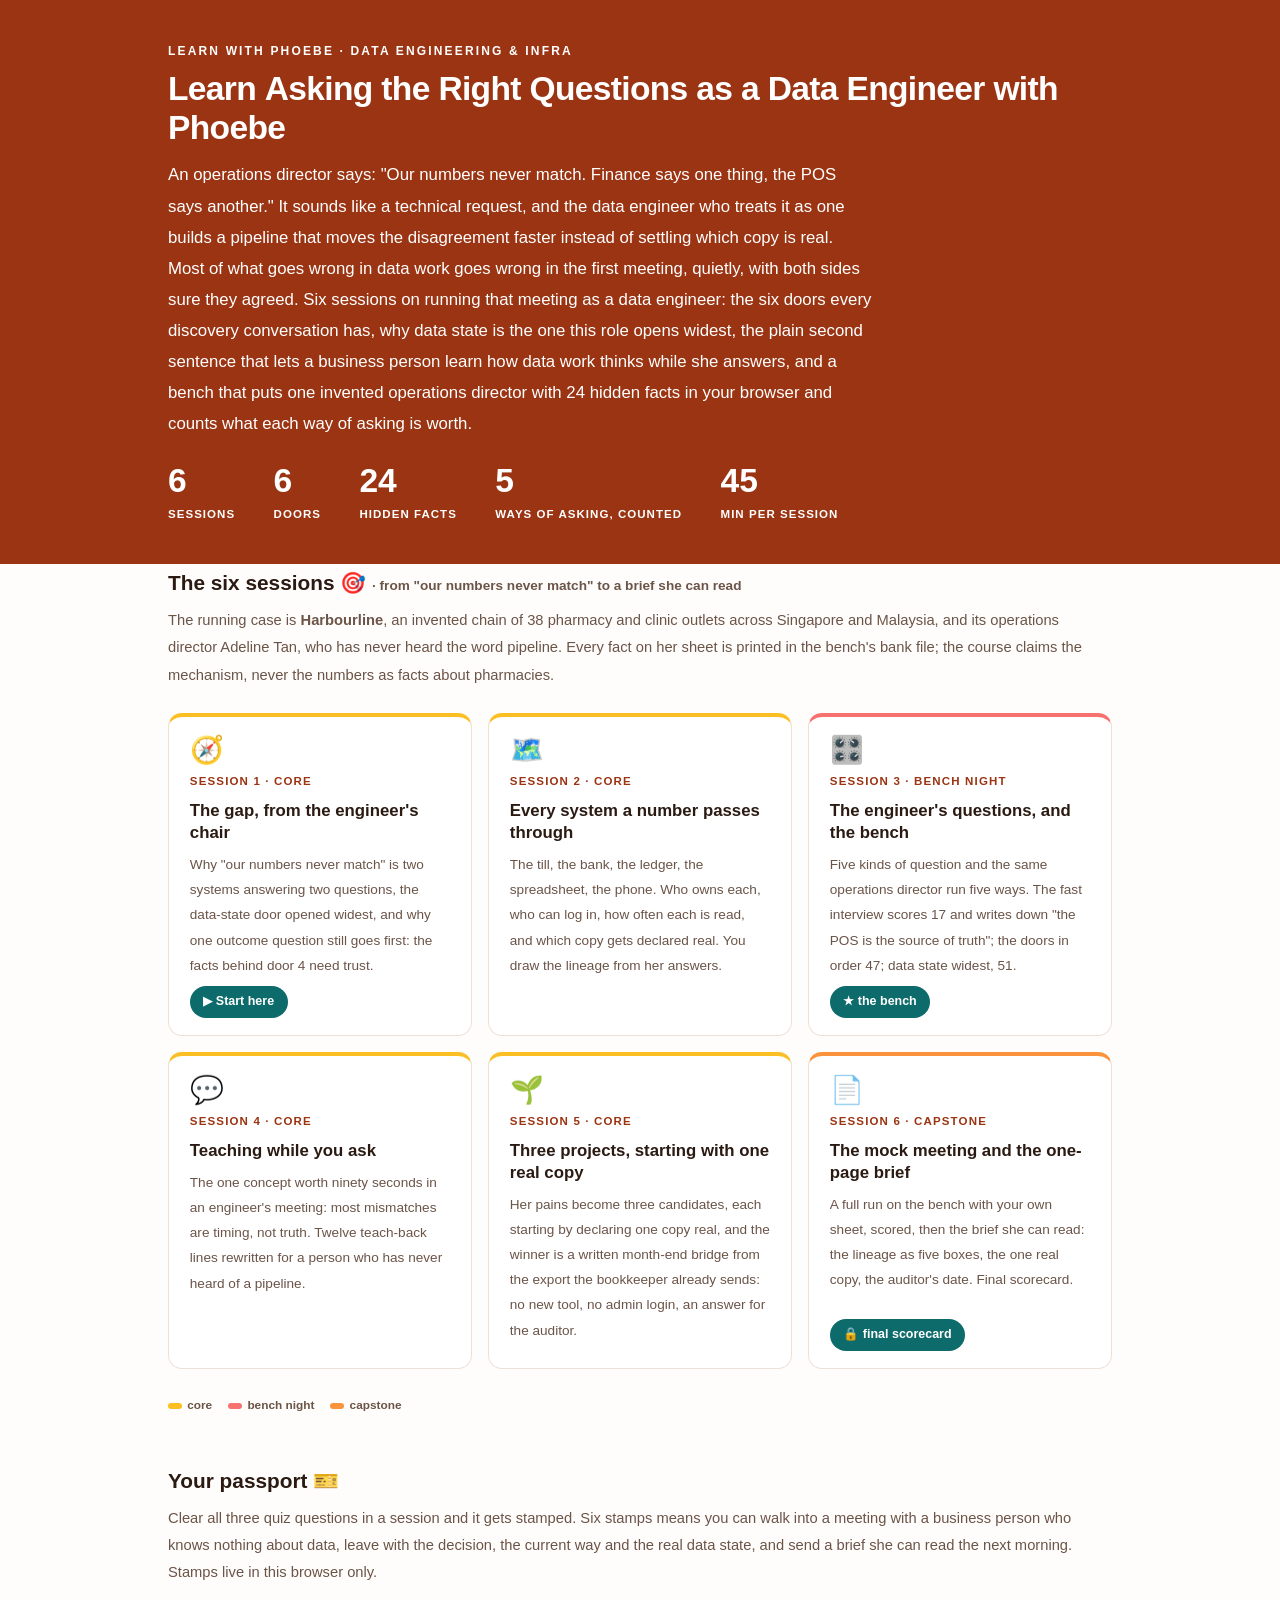
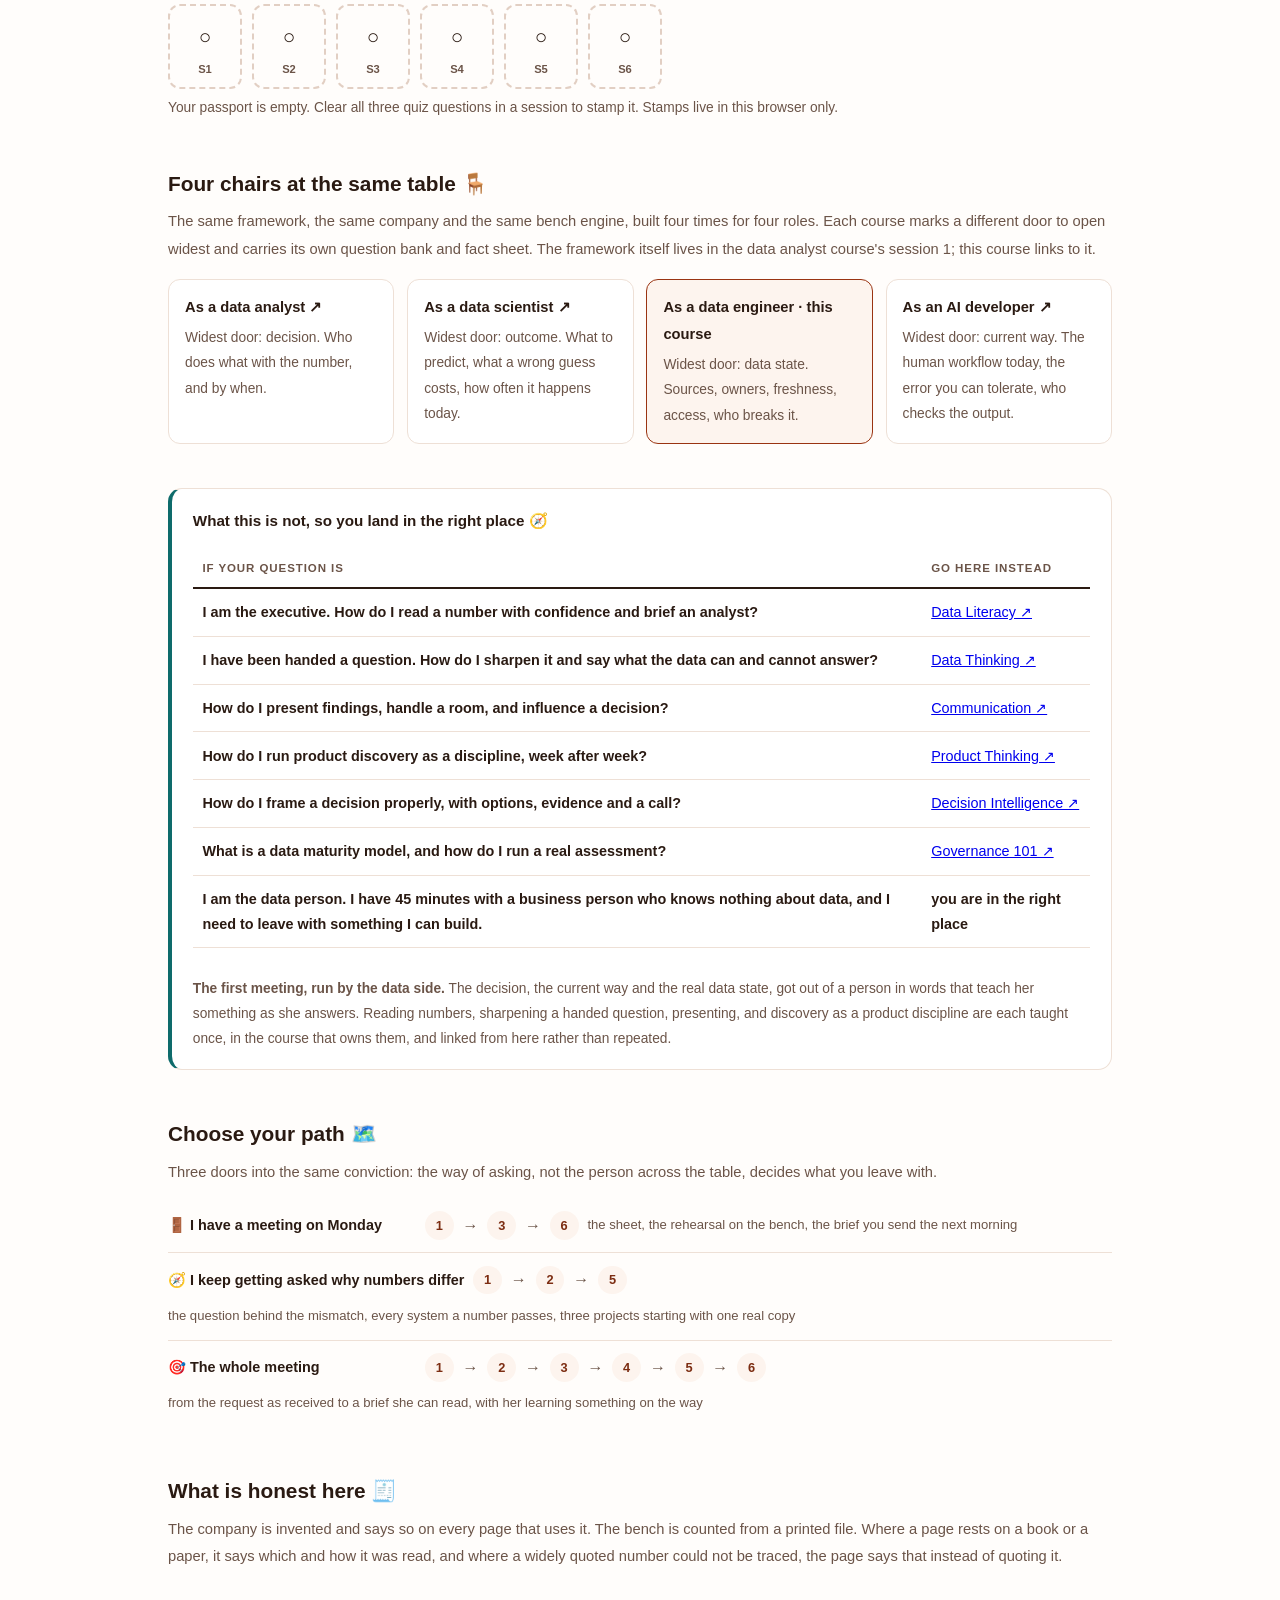
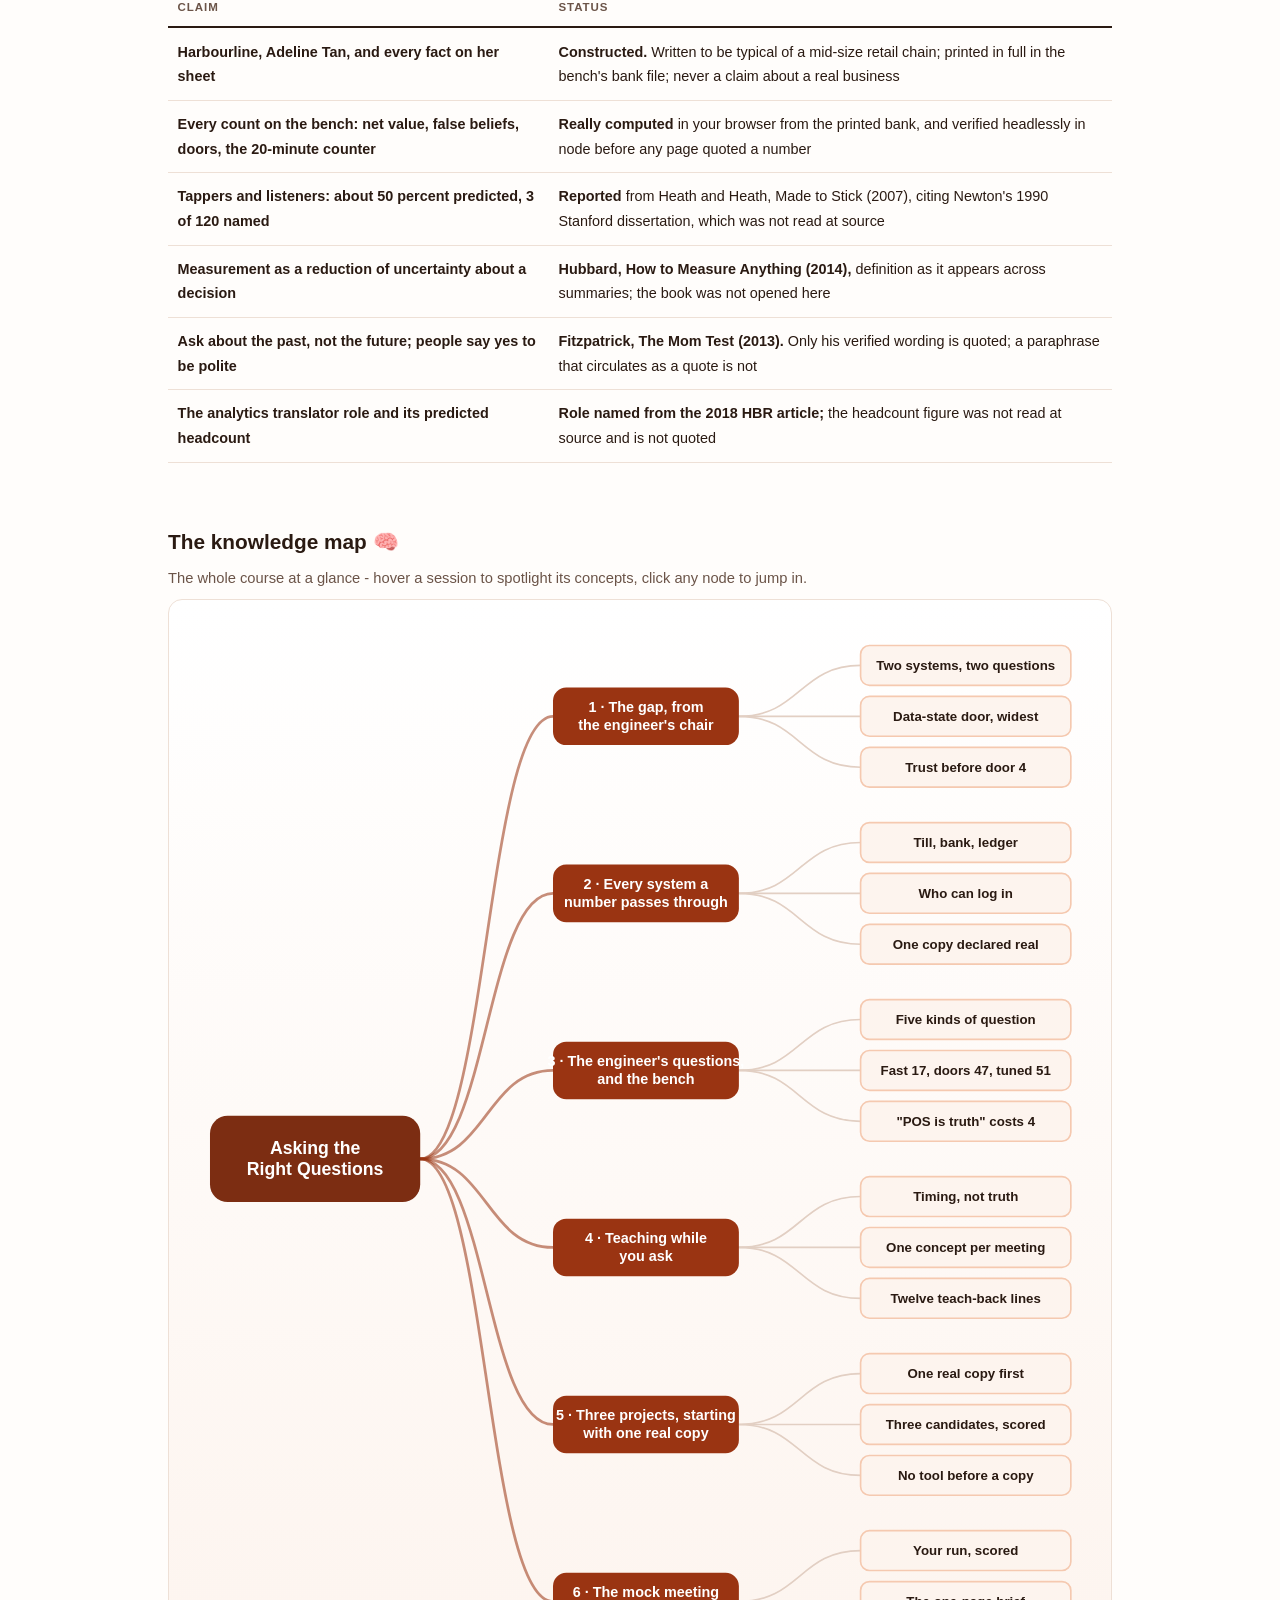
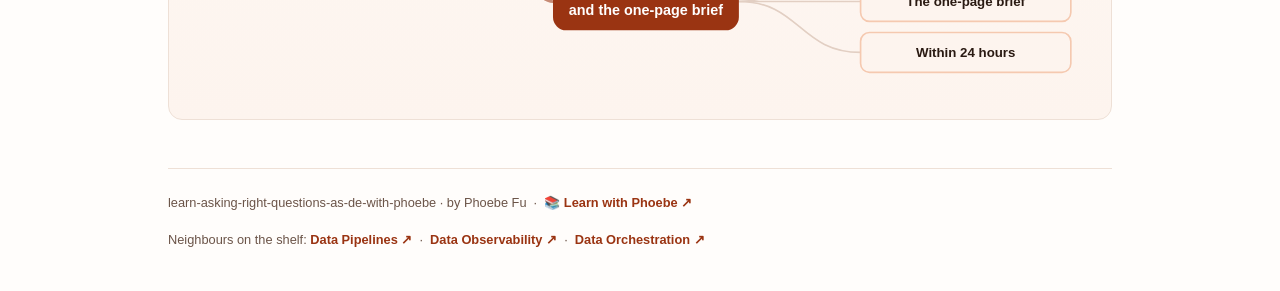
<file: index.html>
<!DOCTYPE html>
<html lang="en">
<head>
<meta charset="UTF-8">
<meta name="viewport" content="width=device-width, initial-scale=1.0">
<!-- social:start -->
<meta name="description" content="Six sessions on the first meeting of any data project, run by a data engineer: how to get the outcome, the decision, the current way of working and the real state of the data out of a business person who knows nothing about data, in words that teach them something while they answer. One invented pharmacy chain, one operations director with 24 hidden facts, and a discovery-meeting bench. Free, by Phoebe Fu.">
<meta property="og:type" content="website">
<meta property="og:site_name" content="Learn with Phoebe">
<meta property="og:title" content="Learn Asking the Right Questions as a Data Engineer with Phoebe">
<meta property="og:description" content="Same operations director, same 45 minutes, five ways of asking. The fast yes-or-no interview scores 17 and records five things that are wrong; the Six Doors score 47; data state first, 51.">
<meta property="og:url" content="https://phoebefu6.github.io/learn-asking-right-questions-as-de-with-phoebe/">
<meta property="og:image" content="https://phoebefu6.github.io/learn-asking-right-questions-as-de-with-phoebe/assets/og-cover.png">
<meta property="og:image:width" content="1200">
<meta property="og:image:height" content="630">
<meta name="twitter:card" content="summary_large_image">
<meta name="twitter:title" content="Learn Asking the Right Questions as a Data Engineer with Phoebe">
<meta name="twitter:description" content="A discovery-meeting bench: one business person with a hidden fact sheet, 45 minutes, five ways of asking, every point counted in your browser.">
<meta name="twitter:image" content="https://phoebefu6.github.io/learn-asking-right-questions-as-de-with-phoebe/assets/og-cover.png">
<!-- social:end -->
<title>Learn Asking the Right Questions as a Data Engineer with Phoebe</title>
<link rel="stylesheet" href="assets/style.css?v=21">
<style>

  .stats-row { display: flex; gap: 2.4rem; margin-top: 1.5rem; flex-wrap: wrap; }
  .stat b { display: block; font-size: 2.1rem; font-weight: 800; line-height: 1.05; font-variant-numeric: tabular-nums; }
  .stat span { font-size: .72rem; opacity: 1; text-transform: uppercase; letter-spacing: .09em; font-weight: 600; }

  .course-grid { display: grid; grid-template-columns: repeat(auto-fit, minmax(17rem, 1fr)); gap: 1rem; margin-top: 1.5rem; }
  .course-card {
    border: 1px solid var(--hairline);
    border-top: 4px solid var(--diff, var(--indigo));
    border-radius: var(--radius);
    padding: 1.2rem 1.3rem 1.1rem;
    display: flex;
    flex-direction: column;
    gap: .5rem;
    text-decoration: none;
    color: var(--ink);
    background: #fff;
    transition: box-shadow .15s ease, border-color .15s ease, transform .15s ease;
    position: relative;
  }
  .course-card:hover { border-color: var(--indigo-soft); border-top-color: var(--diff, var(--indigo)); box-shadow: 0 8px 28px rgba(var(--shadow-rgb),.16); transform: translateY(-3px); }
  .course-card .cicon { font-size: 1.7rem; line-height: 1; }
  .course-card .cnum { font-size: .72rem; font-weight: 700; color: var(--indigo); text-transform: uppercase; letter-spacing: .1em; }
  .course-card h3 { font-size: 1.05rem; font-weight: 800; line-height: 1.3; }
  .course-card p { font-size: .85rem; color: var(--muted); flex: 1; }
  .course-card .meta { display: flex; gap: .4rem; flex-wrap: wrap; }

  .diff-legend { display: flex; gap: 1rem; margin-top: 1.6rem; font-size: .74rem; color: var(--muted); font-weight: 600; flex-wrap: wrap; }
  .diff-legend i { display: inline-block; width: .85rem; height: .35rem; border-radius: 999px; margin-right: .35rem; vertical-align: middle; }

  .paths { margin-top: 2.6rem; }
  .paths h2 { font-size: 1.3rem; font-weight: 800; margin-bottom: .3rem; }
  .paths .plede { color: var(--muted); font-size: .92rem; margin-bottom: .8rem; }
  .path { display: flex; gap: .55rem; align-items: center; padding: .75rem 0; border-bottom: .5px solid var(--hairline); flex-wrap: wrap; }
  .path:last-child { border-bottom: none; }
  .path b { min-width: 15.5rem; font-size: .9rem; }
  .path .pstep { background: var(--indigo-50); color: var(--indigo-deep); border-radius: 999px; padding: .16rem .68rem; font-weight: 700; font-size: .8rem; text-decoration: none; transition: all .12s ease; }
  .path .pstep:hover { background: var(--indigo); color: #fff; }
  .path .parr { color: var(--muted); font-weight: 700; }

  .mm-section { margin-top: 1.6rem; }
  .mm-section h2 { font-size: 1.3rem; font-weight: 800; margin-bottom: .2rem; }
  .mm-section .mm-lede { color: var(--muted); font-size: .92rem; margin-bottom: .4rem; }
  .mm-wrap { border: 1px solid var(--hairline); border-radius: var(--radius); background: linear-gradient(180deg,#fff,var(--indigo-50)); padding: .6rem; overflow-x: auto; }
  .mm-svg { width: 100%; height: auto; display: block; max-width: 60rem; margin: 0 auto; min-width: 34rem; }
  .mm-link { cursor: pointer; text-decoration: none; }
  .mm-node rect { transition: opacity .15s ease, filter .15s ease; }
  .mm-node text { pointer-events: none; }
  .mm-link:hover .mm-node rect { filter: brightness(1.06); }
  .mm-edge { transition: opacity .15s ease; }

  .not-this { border: 1px solid var(--hairline); border-left: 4px solid var(--clay); border-radius: var(--radius); background: #fff; padding: 1.1rem 1.3rem; margin-top: 1.2rem; }
  .not-this h3 { font-size: .95rem; font-weight: 800; margin-bottom: .5rem; }
  .siblings { display: grid; grid-template-columns: repeat(auto-fit, minmax(13rem, 1fr)); gap: .8rem; margin-top: 1rem; }
  .sibling { border: 1px solid var(--hairline); border-radius: 12px; padding: .9rem 1rem; background: #fff; text-decoration: none; color: var(--ink); font-size: .86rem; }
  .sibling b { display: block; font-size: .92rem; margin-bottom: .2rem; }
  .sibling span { color: var(--muted); }
  .sibling.here { border-color: var(--indigo); background: var(--indigo-50); }
</style>
</head>
<body>

<header class="masthead">
  <div class="wrap">
    <div class="eyebrow">Learn with Phoebe · Data Engineering &amp; Infra</div>
    <h1>Learn Asking the Right Questions as a <span class="accent">Data Engineer</span> with Phoebe</h1>
    <p class="sub">An operations director says: "Our numbers never match. Finance says one thing, the POS says another." It sounds like a technical request, and the data engineer who treats it as one builds a pipeline that moves the disagreement faster instead of settling which copy is real. Most of what goes wrong in data work goes wrong in the first meeting, quietly, with both sides sure they agreed. Six sessions on running that meeting as a data engineer: the six doors every discovery conversation has, why data state is the one this role opens widest, the plain second sentence that lets a business person learn how data work thinks while she answers, and a bench that puts one invented operations director with 24 hidden facts in your browser and counts what each way of asking is worth.</p>
    <div class="stats-row">
      <div class="stat"><b data-count="6">6</b><span>sessions</span></div>
      <div class="stat"><b data-count="6">6</b><span>doors</span></div>
      <div class="stat"><b data-count="24">24</b><span>hidden facts</span></div>
      <div class="stat"><b data-count="5">5</b><span>ways of asking, counted</span></div>
      <div class="stat"><b data-count="45">45</b><span>min per session</span></div>
    </div>
  </div>
</header>

<main class="wrap">

  <section class="section">
    <div class="paths" style="margin-top:0">
      <h2>The six sessions 🎯 <span style="font-size:.85rem;font-weight:600;color:var(--muted)">· from "our numbers never match" to a brief she can read</span></h2>
      <p class="plede">The running case is <strong>Harbourline</strong>, an invented chain of 38 pharmacy and clinic outlets across Singapore and Malaysia, and its operations director Adeline Tan, who has never heard the word pipeline. Every fact on her sheet is printed in the bench's bank file; the course claims the mechanism, never the numbers as facts about pharmacies.</p>
    </div>

    <div class="course-grid">
      <a class="course-card" href="courses/01-the-gap-from-the-engineers-chair.html" style="--diff:#FBBF24">
        <span class="cicon">🧭</span>
        <span class="cnum">Session 1 · core</span>
        <h3>The gap, from the engineer's chair</h3>
        <p>Why "our numbers never match" is two systems answering two questions, the data-state door opened widest, and why one outcome question still goes first: the facts behind door 4 need trust.</p>
        <span class="meta"><span class="pill amber">▶ Start here</span></span>
      </a>
      <a class="course-card" href="courses/02-every-system-a-number-passes-through.html" style="--diff:#FBBF24">
        <span class="cicon">🗺️</span>
        <span class="cnum">Session 2 · core</span>
        <h3>Every system a number passes through</h3>
        <p>The till, the bank, the ledger, the spreadsheet, the phone. Who owns each, who can log in, how often each is read, and which copy gets declared real. You draw the lineage from her answers.</p>
        <span class="meta"></span>
      </a>
      <a class="course-card" href="courses/03-the-engineers-questions-and-the-bench.html" style="--diff:#F87171">
        <span class="cicon">🎛️</span>
        <span class="cnum">Session 3 · bench night</span>
        <h3>The engineer's questions, and the bench</h3>
        <p>Five kinds of question and the same operations director run five ways. The fast interview scores 17 and writes down "the POS is the source of truth"; the doors in order 47; data state widest, 51.</p>
        <span class="meta"><span class="pill amber">★ the bench</span></span>
      </a>
      <a class="course-card" href="courses/04-teaching-while-you-ask.html" style="--diff:#FBBF24">
        <span class="cicon">💬</span>
        <span class="cnum">Session 4 · core</span>
        <h3>Teaching while you ask</h3>
        <p>The one concept worth ninety seconds in an engineer's meeting: most mismatches are timing, not truth. Twelve teach-back lines rewritten for a person who has never heard of a pipeline.</p>
        <span class="meta"></span>
      </a>
      <a class="course-card" href="courses/05-three-projects-starting-with-one-real-copy.html" style="--diff:#FBBF24">
        <span class="cicon">🌱</span>
        <span class="cnum">Session 5 · core</span>
        <h3>Three projects, starting with one real copy</h3>
        <p>Her pains become three candidates, each starting by declaring one copy real, and the winner is a written month-end bridge from the export the bookkeeper already sends: no new tool, no admin login, an answer for the auditor.</p>
        <span class="meta"></span>
      </a>
      <a class="course-card" href="courses/06-the-mock-meeting-and-the-brief.html" style="--diff:#FB923C">
        <span class="cicon">📄</span>
        <span class="cnum">Session 6 · capstone</span>
        <h3>The mock meeting and the one-page brief</h3>
        <p>A full run on the bench with your own sheet, scored, then the brief she can read: the lineage as five boxes, the one real copy, the auditor's date. Final scorecard.</p>
        <span class="meta"><span class="pill amber">🔒 final scorecard</span></span>
      </a>
    </div>

    <div class="diff-legend">
      <span><i style="background:#FBBF24"></i>core</span>
      <span><i style="background:#F87171"></i>bench night</span>
      <span><i style="background:#FB923C"></i>capstone</span>
    </div>
  </section>

  <section class="section">
    <div class="paths" style="margin-top:0">
      <h2>Your passport 🎫</h2>
      <p class="plede">Clear all three quiz questions in a session and it gets stamped. Six stamps means you can walk into a meeting with a business person who knows nothing about data, leave with the decision, the current way and the real data state, and send a brief she can read the next morning. Stamps live in this browser only.</p>
    </div>
    <div class="pp-strip"></div>
  </section>

  <section class="section">
    <div class="paths" style="margin-top:0">
      <h2>Four chairs at the same table 🪑</h2>
      <p class="plede">The same framework, the same company and the same bench engine, built four times for four roles. Each course marks a different door to open widest and carries its own question bank and fact sheet. The framework itself lives in the data analyst course's session 1; this course links to it.</p>
    </div>
    <div class="siblings">
      <a class="sibling" href="https://phoebefu6.github.io/learn-asking-right-questions-as-da-with-phoebe/"><b>As a data analyst ↗</b><span>Widest door: decision. Who does what with the number, and by when.</span></a>
      <a class="sibling" href="https://phoebefu6.github.io/learn-asking-right-questions-as-ds-with-phoebe/"><b>As a data scientist ↗</b><span>Widest door: outcome. What to predict, what a wrong guess costs, how often it happens today.</span></a>
      <a class="sibling here" href="courses/01-the-gap-from-the-engineers-chair.html"><b>As a data engineer · this course</b><span>Widest door: data state. Sources, owners, freshness, access, who breaks it.</span></a>
      <a class="sibling" href="https://phoebefu6.github.io/learn-asking-right-questions-as-ai-with-phoebe/"><b>As an AI developer ↗</b><span>Widest door: current way. The human workflow today, the error you can tolerate, who checks the output.</span></a>
    </div>
  </section>

  <section class="section">
    <div class="not-this">
      <h3>What this is not, so you land in the right place 🧭</h3>
      <table class="clean">
        <tr><th>If your question is</th><th>Go here instead</th></tr>
        <tr><td>I am the executive. How do I read a number with confidence and brief an analyst?</td><td><a href="https://phoebefu6.github.io/learn-data-literacy-with-phoebe/">Data Literacy ↗</a></td></tr>
        <tr><td>I have been handed a question. How do I sharpen it and say what the data can and cannot answer?</td><td><a href="https://phoebefu6.github.io/learn-data-thinking-with-phoebe/">Data Thinking ↗</a></td></tr>
        <tr><td>How do I present findings, handle a room, and influence a decision?</td><td><a href="https://phoebefu6.github.io/learn-communication-with-phoebe/">Communication ↗</a></td></tr>
        <tr><td>How do I run product discovery as a discipline, week after week?</td><td><a href="https://phoebefu6.github.io/learn-product-thinking-with-phoebe/">Product Thinking ↗</a></td></tr>
        <tr><td>How do I frame a decision properly, with options, evidence and a call?</td><td><a href="https://phoebefu6.github.io/learn-decision-intelligence-with-phoebe/">Decision Intelligence ↗</a></td></tr>
        <tr><td>What is a data maturity model, and how do I run a real assessment?</td><td><a href="https://phoebefu6.github.io/learn-governance-101-with-phoebe/">Governance 101 ↗</a></td></tr>
        <tr><td><strong>I am the data person. I have 45 minutes with a business person who knows nothing about data, and I need to leave with something I can build.</strong></td><td><strong>you are in the right place</strong></td></tr>
      </table>
      <p style="margin-top:.7rem;font-size:.86rem;color:var(--muted)"><strong>The first meeting, run by the data side.</strong> The decision, the current way and the real data state, got out of a person in words that teach her something as she answers. Reading numbers, sharpening a handed question, presenting, and discovery as a product discipline are each taught once, in the course that owns them, and linked from here rather than repeated.</p>
    </div>
  </section>

  <section class="section">
    <div class="paths">
      <h2>Choose your path 🗺️</h2>
      <p class="plede">Three doors into the same conviction: the way of asking, not the person across the table, decides what you leave with.</p>
      <div class="path"><b>🚪 I have a meeting on Monday</b>
        <a class="pstep" href="courses/01-the-gap-from-the-engineers-chair.html">1</a><span class="parr">→</span>
        <a class="pstep" href="courses/03-the-engineers-questions-and-the-bench.html">3</a><span class="parr">→</span>
        <a class="pstep" href="courses/06-the-mock-meeting-and-the-brief.html">6</a>
        <span style="font-size:.82rem;color:var(--muted)">the sheet, the rehearsal on the bench, the brief you send the next morning</span>
      </div>
      <div class="path"><b>🧭 I keep getting asked why numbers differ</b>
        <a class="pstep" href="courses/01-the-gap-from-the-engineers-chair.html">1</a><span class="parr">→</span>
        <a class="pstep" href="courses/02-every-system-a-number-passes-through.html">2</a><span class="parr">→</span>
        <a class="pstep" href="courses/05-three-projects-starting-with-one-real-copy.html">5</a>
        <span style="font-size:.82rem;color:var(--muted)">the question behind the mismatch, every system a number passes, three projects starting with one real copy</span>
      </div>
      <div class="path"><b>🎯 The whole meeting</b>
        <a class="pstep" href="courses/01-the-gap-from-the-engineers-chair.html">1</a><span class="parr">→</span>
        <a class="pstep" href="courses/02-every-system-a-number-passes-through.html">2</a><span class="parr">→</span>
        <a class="pstep" href="courses/03-the-engineers-questions-and-the-bench.html">3</a><span class="parr">→</span>
        <a class="pstep" href="courses/04-teaching-while-you-ask.html">4</a><span class="parr">→</span>
        <a class="pstep" href="courses/05-three-projects-starting-with-one-real-copy.html">5</a><span class="parr">→</span>
        <a class="pstep" href="courses/06-the-mock-meeting-and-the-brief.html">6</a>
        <span style="font-size:.82rem;color:var(--muted)">from the request as received to a brief she can read, with her learning something on the way</span>
      </div>
    </div>
  </section>

  <section class="section">
    <div class="paths" style="margin-top:0">
      <h2>What is honest here 🧾</h2>
      <p class="plede">The company is invented and says so on every page that uses it. The bench is counted from a printed file. Where a page rests on a book or a paper, it says which and how it was read, and where a widely quoted number could not be traced, the page says that instead of quoting it.</p>
    </div>
    <table class="clean">
      <tr><th>Claim</th><th>Status</th></tr>
      <tr><td>Harbourline, Adeline Tan, and every fact on her sheet</td><td><strong>Constructed.</strong> Written to be typical of a mid-size retail chain; printed in full in the bench's bank file; never a claim about a real business</td></tr>
      <tr><td>Every count on the bench: net value, false beliefs, doors, the 20-minute counter</td><td><strong>Really computed</strong> in your browser from the printed bank, and verified headlessly in node before any page quoted a number</td></tr>
      <tr><td>Tappers and listeners: about 50 percent predicted, 3 of 120 named</td><td><strong>Reported</strong> from Heath and Heath, Made to Stick (2007), citing Newton's 1990 Stanford dissertation, which was not read at source</td></tr>
      <tr><td>Measurement as a reduction of uncertainty about a decision</td><td><strong>Hubbard, How to Measure Anything (2014),</strong> definition as it appears across summaries; the book was not opened here</td></tr>
      <tr><td>Ask about the past, not the future; people say yes to be polite</td><td><strong>Fitzpatrick, The Mom Test (2013).</strong> Only his verified wording is quoted; a paraphrase that circulates as a quote is not</td></tr>
      <tr><td>The analytics translator role and its predicted headcount</td><td><strong>Role named from the 2018 HBR article;</strong> the headcount figure was not read at source and is not quoted</td></tr>
          </table>
  </section>

  <section class="section mm-section">
    <h2>The knowledge map 🧠</h2>
    <p class="mm-lede">The whole course at a glance - hover a session to spotlight its concepts, click any node to jump in.</p>
    <div class="mm-wrap"><div id="mindmap"></div></div>
  </section>

  <footer class="pagefoot">
    <span>learn-asking-right-questions-as-de-with-phoebe · by Phoebe Fu &nbsp;·&nbsp; 📚 <a href="https://phoebefu6.github.io/learn-with-phoebe/">Learn with Phoebe ↗</a></span>
    <span>Neighbours on the shelf: <a href="https://phoebefu6.github.io/learn-data-pipelines-with-phoebe/">Data Pipelines ↗</a> &nbsp;·&nbsp; <a href="https://phoebefu6.github.io/learn-data-observability-with-phoebe/">Data Observability ↗</a> &nbsp;·&nbsp; <a href="https://phoebefu6.github.io/learn-data-orchestration-with-phoebe/">Data Orchestration ↗</a></span>
  </footer>

</main>

<script>
window.MINDMAP_DATA = {
  "title": "Asking the\nRight Questions",
  "centerColor": "#7C2D12",
  "sessions": [
    {
      "label": "The gap, from\nthe engineer's chair",
      "href": "courses/01-the-gap-from-the-engineers-chair.html",
      "color": "#FBBF24",
      "concepts": [
        {
          "label": "Two systems, two questions",
          "href": "courses/01-the-gap-from-the-engineers-chair.html"
        },
        {
          "label": "Data-state door, widest",
          "href": "courses/01-the-gap-from-the-engineers-chair.html"
        },
        {
          "label": "Trust before door 4",
          "href": "courses/01-the-gap-from-the-engineers-chair.html"
        }
      ]
    },
    {
      "label": "Every system a\nnumber passes through",
      "href": "courses/02-every-system-a-number-passes-through.html",
      "color": "#FBBF24",
      "concepts": [
        {
          "label": "Till, bank, ledger",
          "href": "courses/02-every-system-a-number-passes-through.html"
        },
        {
          "label": "Who can log in",
          "href": "courses/02-every-system-a-number-passes-through.html"
        },
        {
          "label": "One copy declared real",
          "href": "courses/02-every-system-a-number-passes-through.html"
        }
      ]
    },
    {
      "label": "The engineer's questions,\nand the bench",
      "href": "courses/03-the-engineers-questions-and-the-bench.html",
      "color": "#F87171",
      "concepts": [
        {
          "label": "Five kinds of question",
          "href": "courses/03-the-engineers-questions-and-the-bench.html"
        },
        {
          "label": "Fast 17, doors 47, tuned 51",
          "href": "courses/03-the-engineers-questions-and-the-bench.html"
        },
        {
          "label": "\"POS is truth\" costs 4",
          "href": "courses/03-the-engineers-questions-and-the-bench.html"
        }
      ]
    },
    {
      "label": "Teaching while\nyou ask",
      "href": "courses/04-teaching-while-you-ask.html",
      "color": "#FBBF24",
      "concepts": [
        {
          "label": "Timing, not truth",
          "href": "courses/04-teaching-while-you-ask.html"
        },
        {
          "label": "One concept per meeting",
          "href": "courses/04-teaching-while-you-ask.html"
        },
        {
          "label": "Twelve teach-back lines",
          "href": "courses/04-teaching-while-you-ask.html"
        }
      ]
    },
    {
      "label": "Three projects, starting\nwith one real copy",
      "href": "courses/05-three-projects-starting-with-one-real-copy.html",
      "color": "#FBBF24",
      "concepts": [
        {
          "label": "One real copy first",
          "href": "courses/05-three-projects-starting-with-one-real-copy.html"
        },
        {
          "label": "Three candidates, scored",
          "href": "courses/05-three-projects-starting-with-one-real-copy.html"
        },
        {
          "label": "No tool before a copy",
          "href": "courses/05-three-projects-starting-with-one-real-copy.html"
        }
      ]
    },
    {
      "label": "The mock meeting\nand the one-page brief",
      "href": "courses/06-the-mock-meeting-and-the-brief.html",
      "color": "#FB923C",
      "concepts": [
        {
          "label": "Your run, scored",
          "href": "courses/06-the-mock-meeting-and-the-brief.html"
        },
        {
          "label": "The one-page brief",
          "href": "courses/06-the-mock-meeting-and-the-brief.html"
        },
        {
          "label": "Within 24 hours",
          "href": "courses/06-the-mock-meeting-and-the-brief.html"
        }
      ]
    }
  ]
};
</script>
<script src="assets/mindmap.js?v=1"></script>
<script src="assets/app.js?v=18"></script>
</body>
</html>
</file>
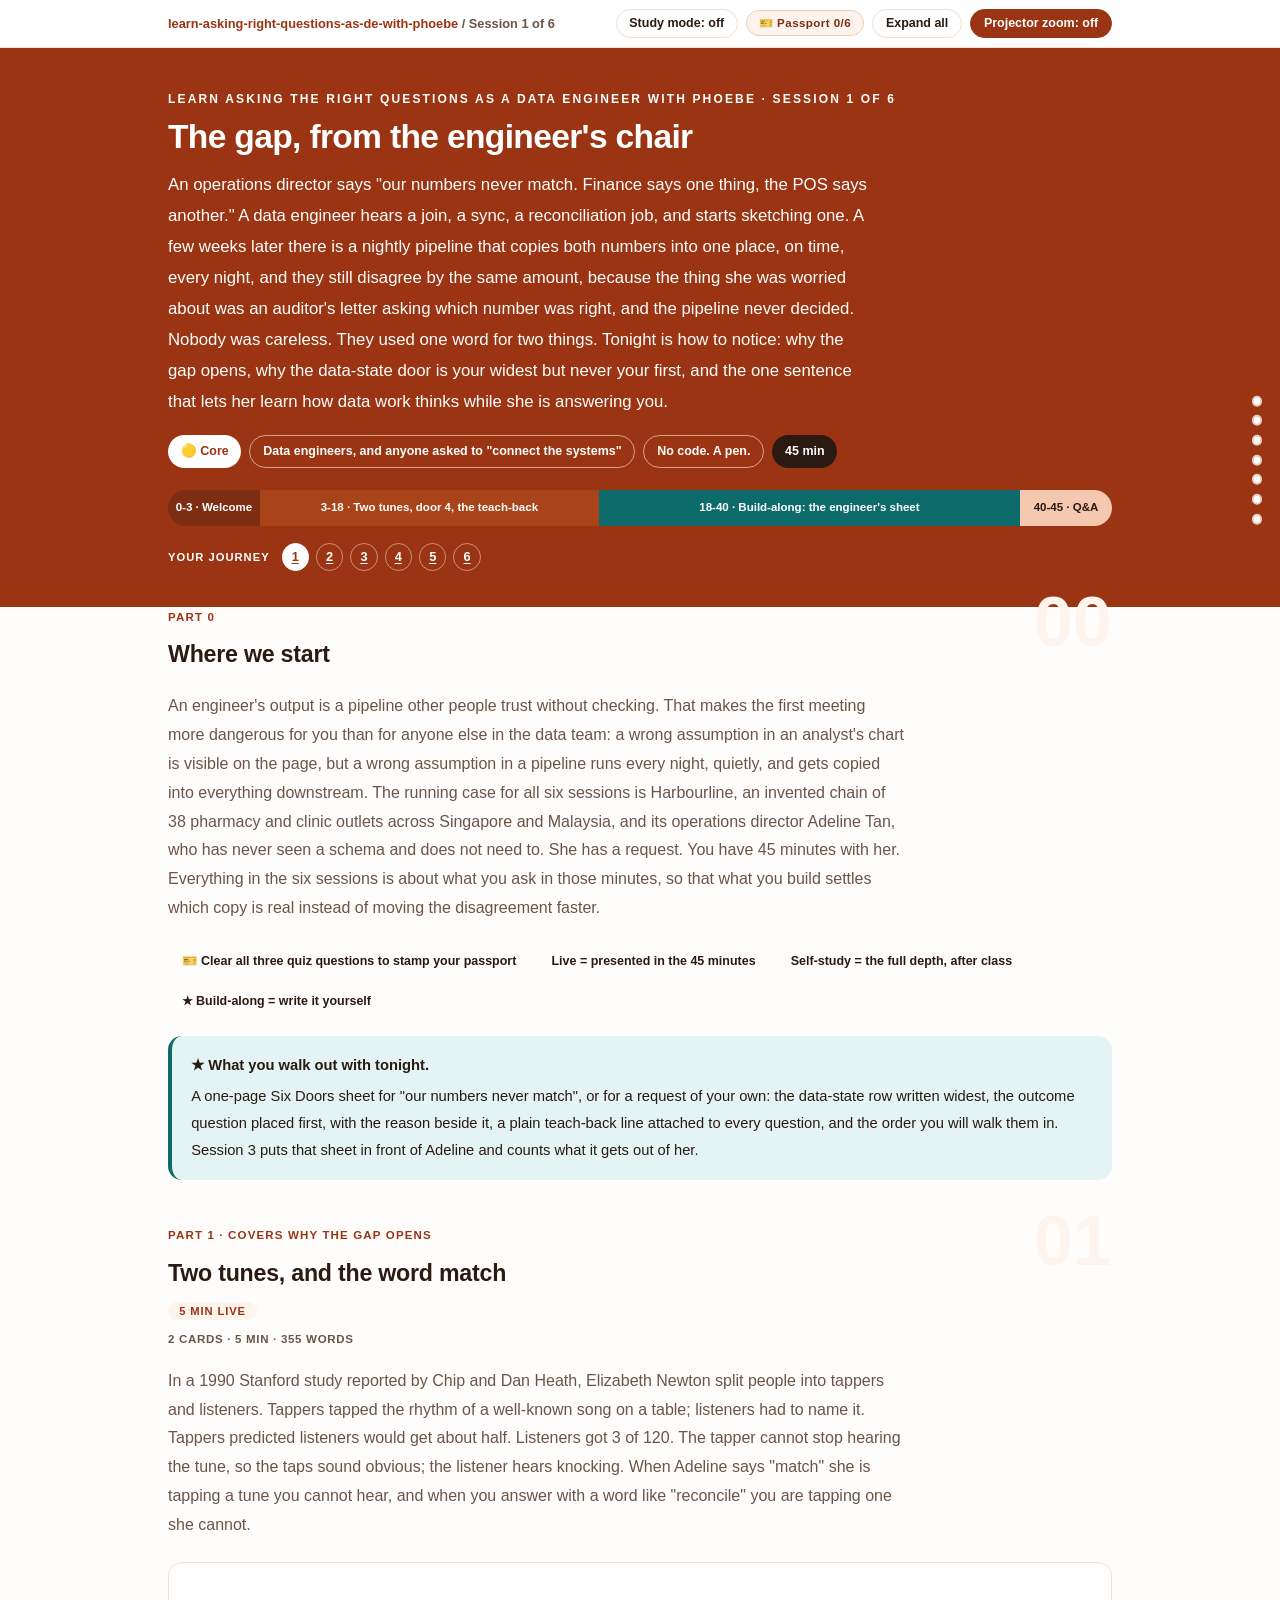
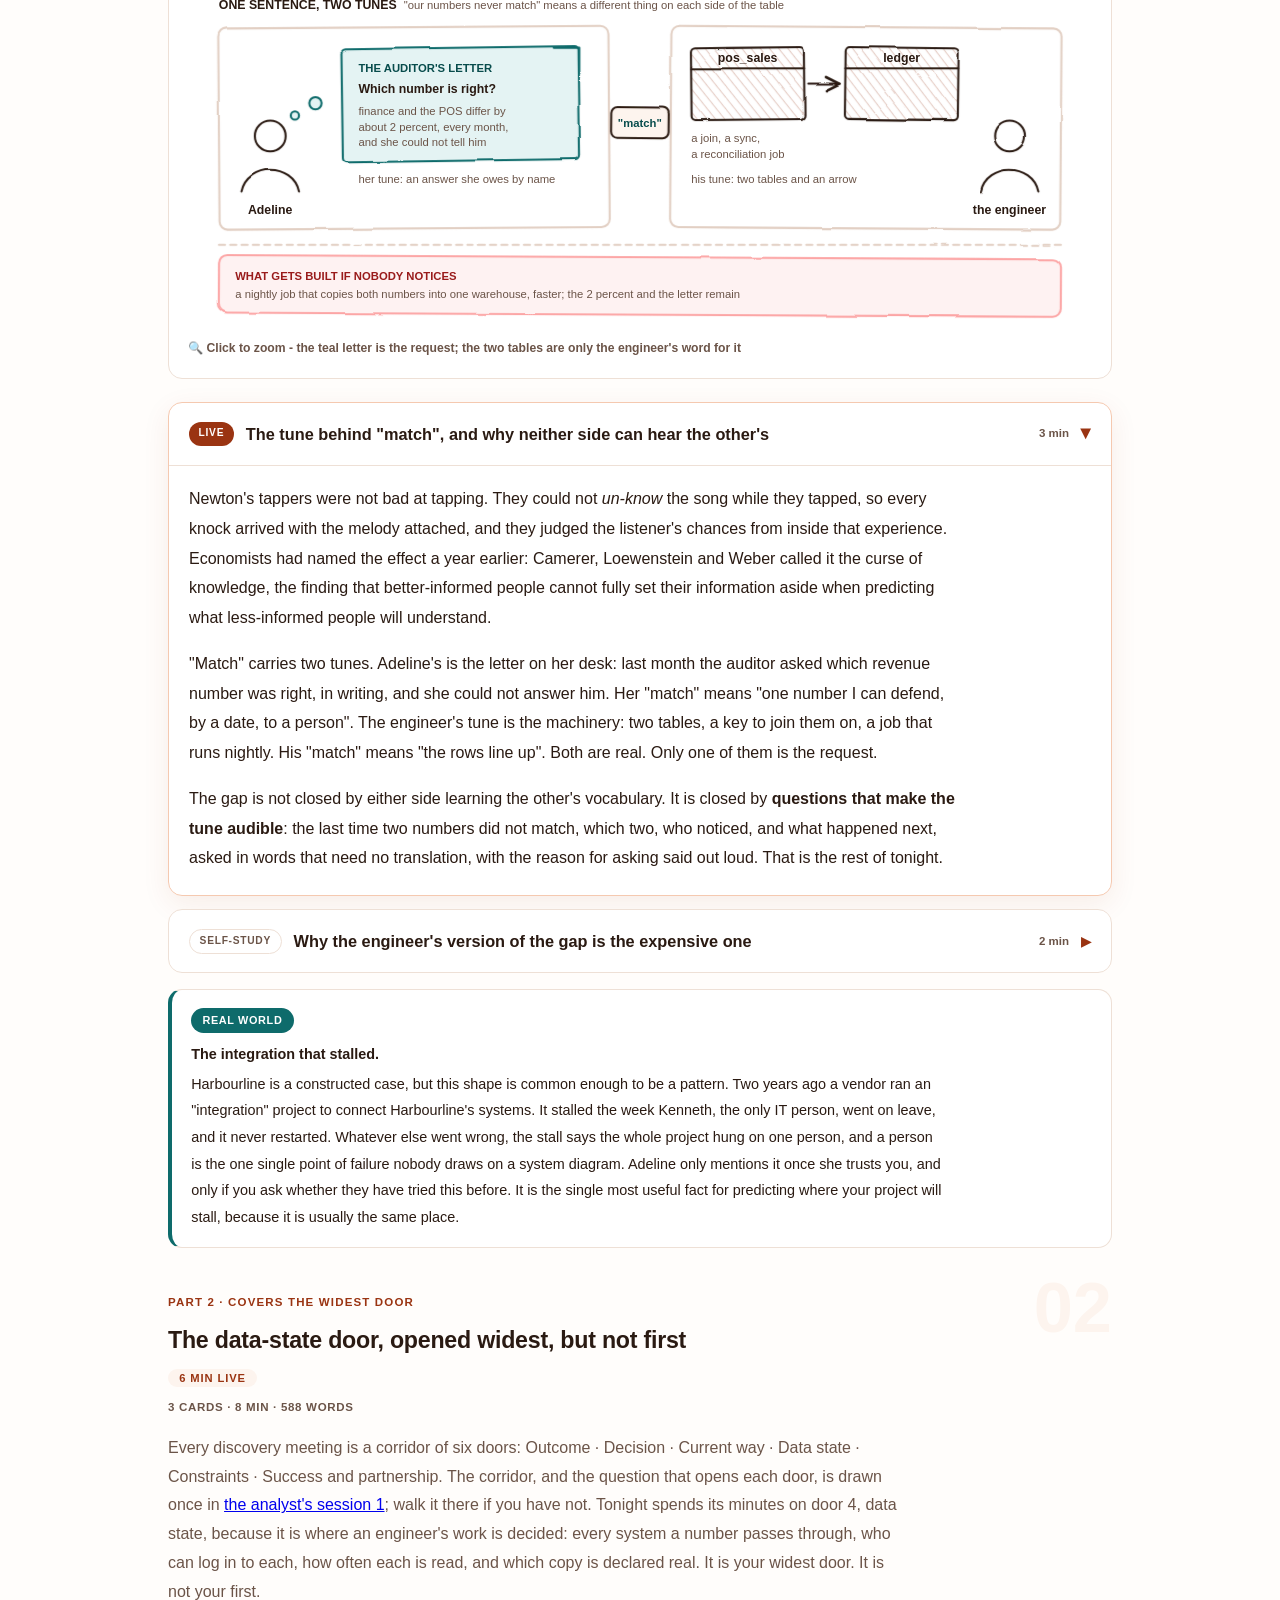
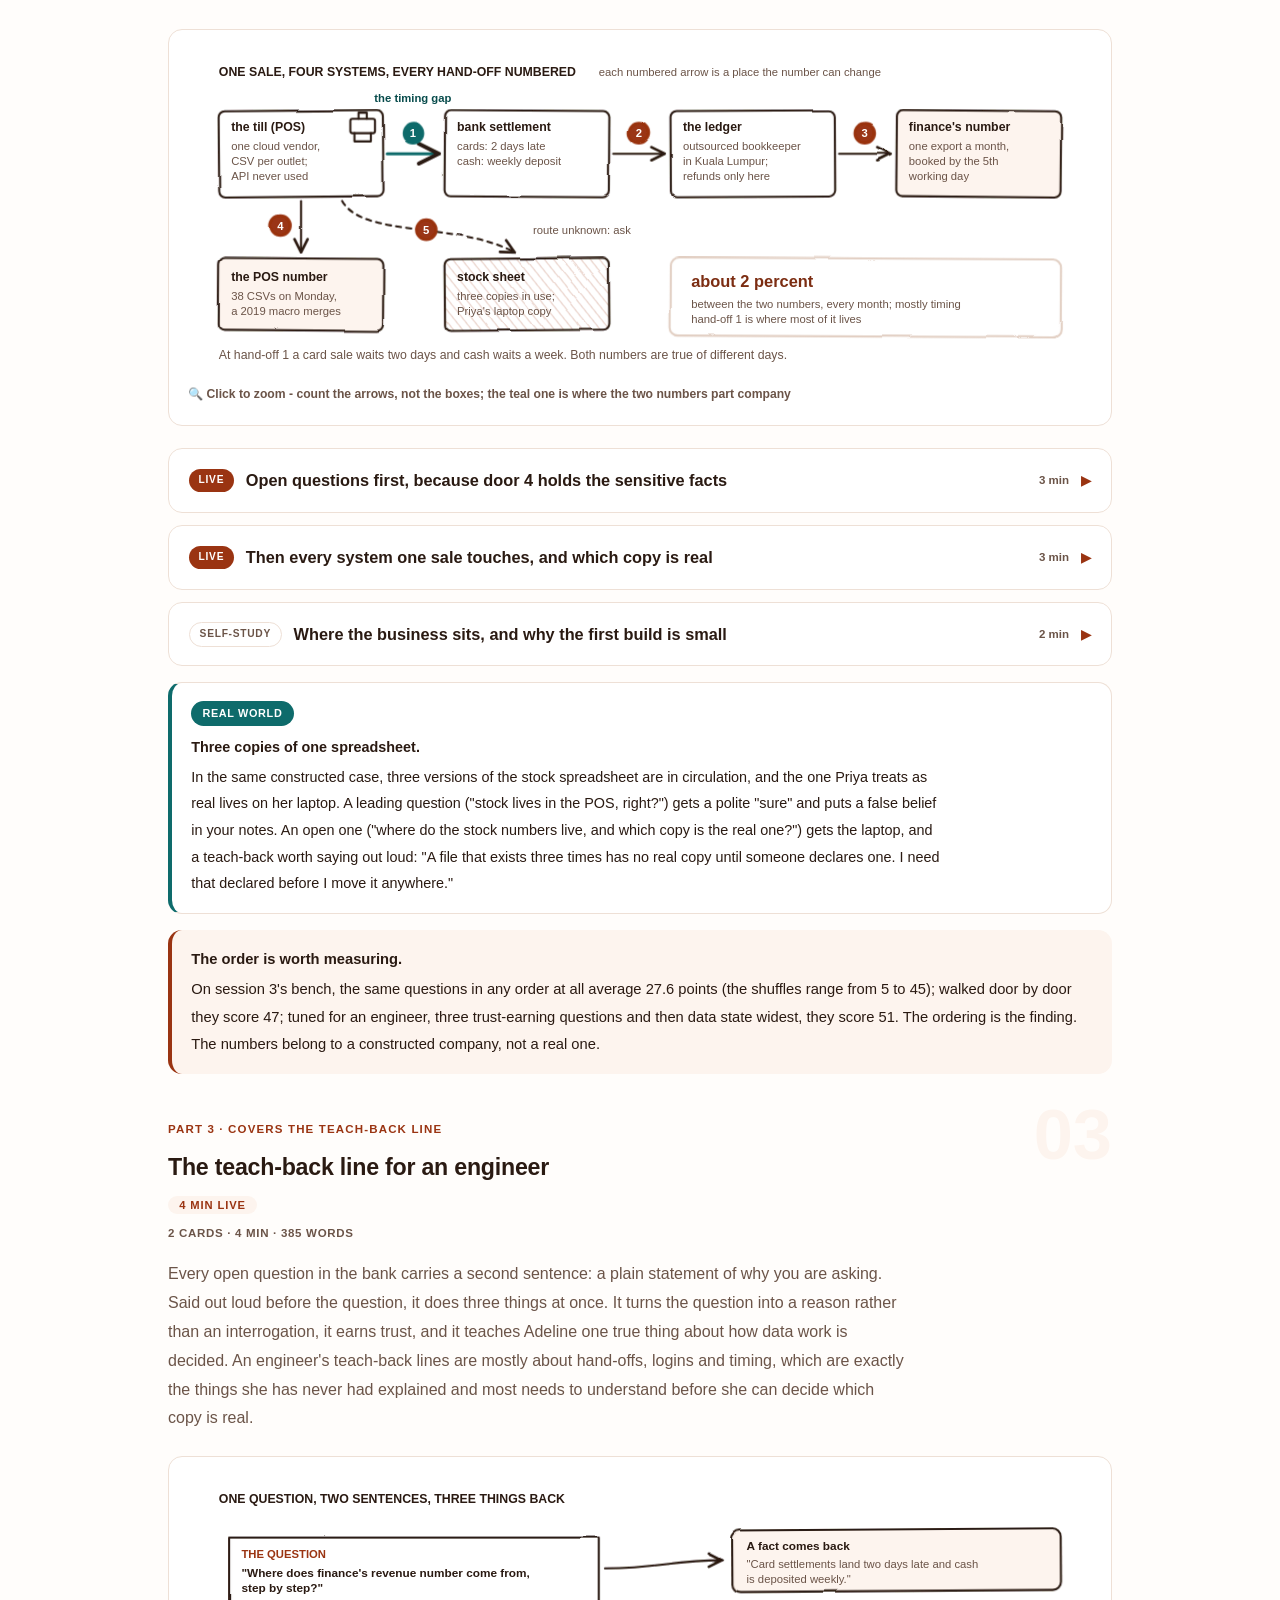
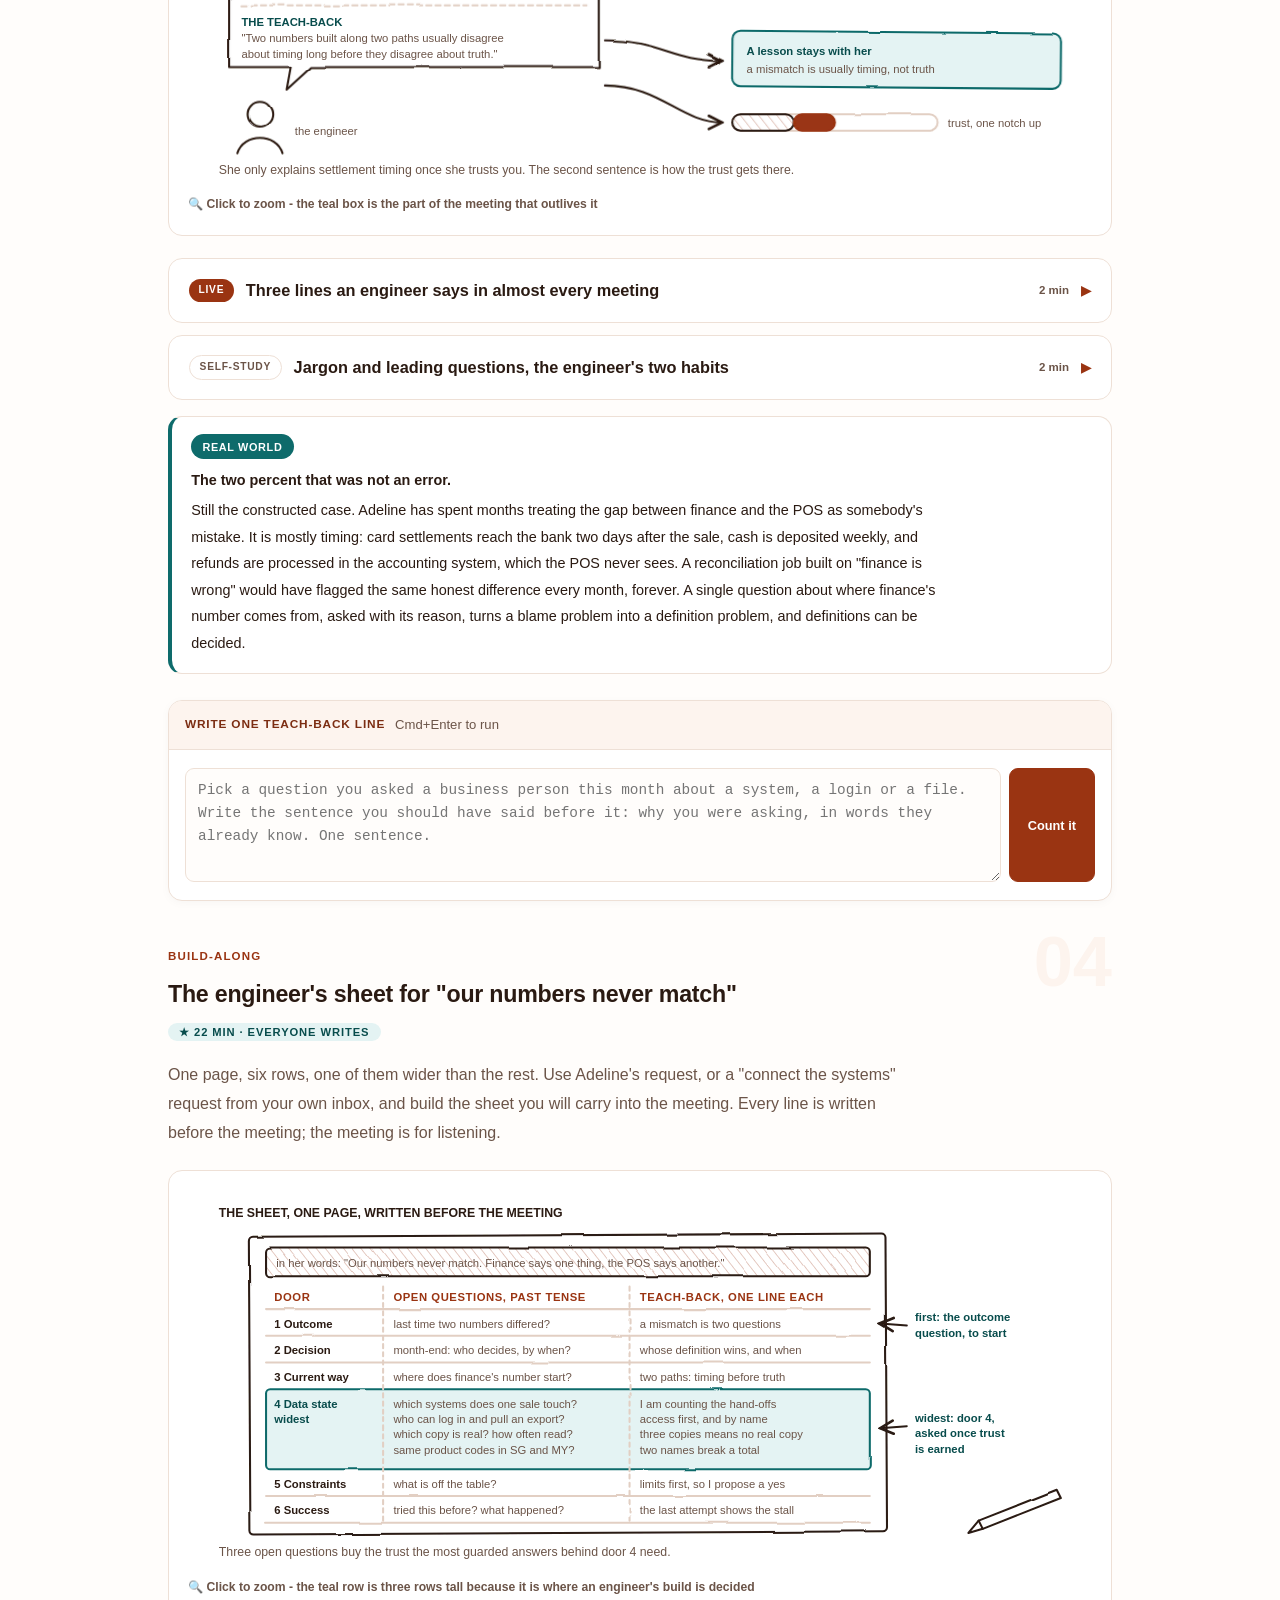
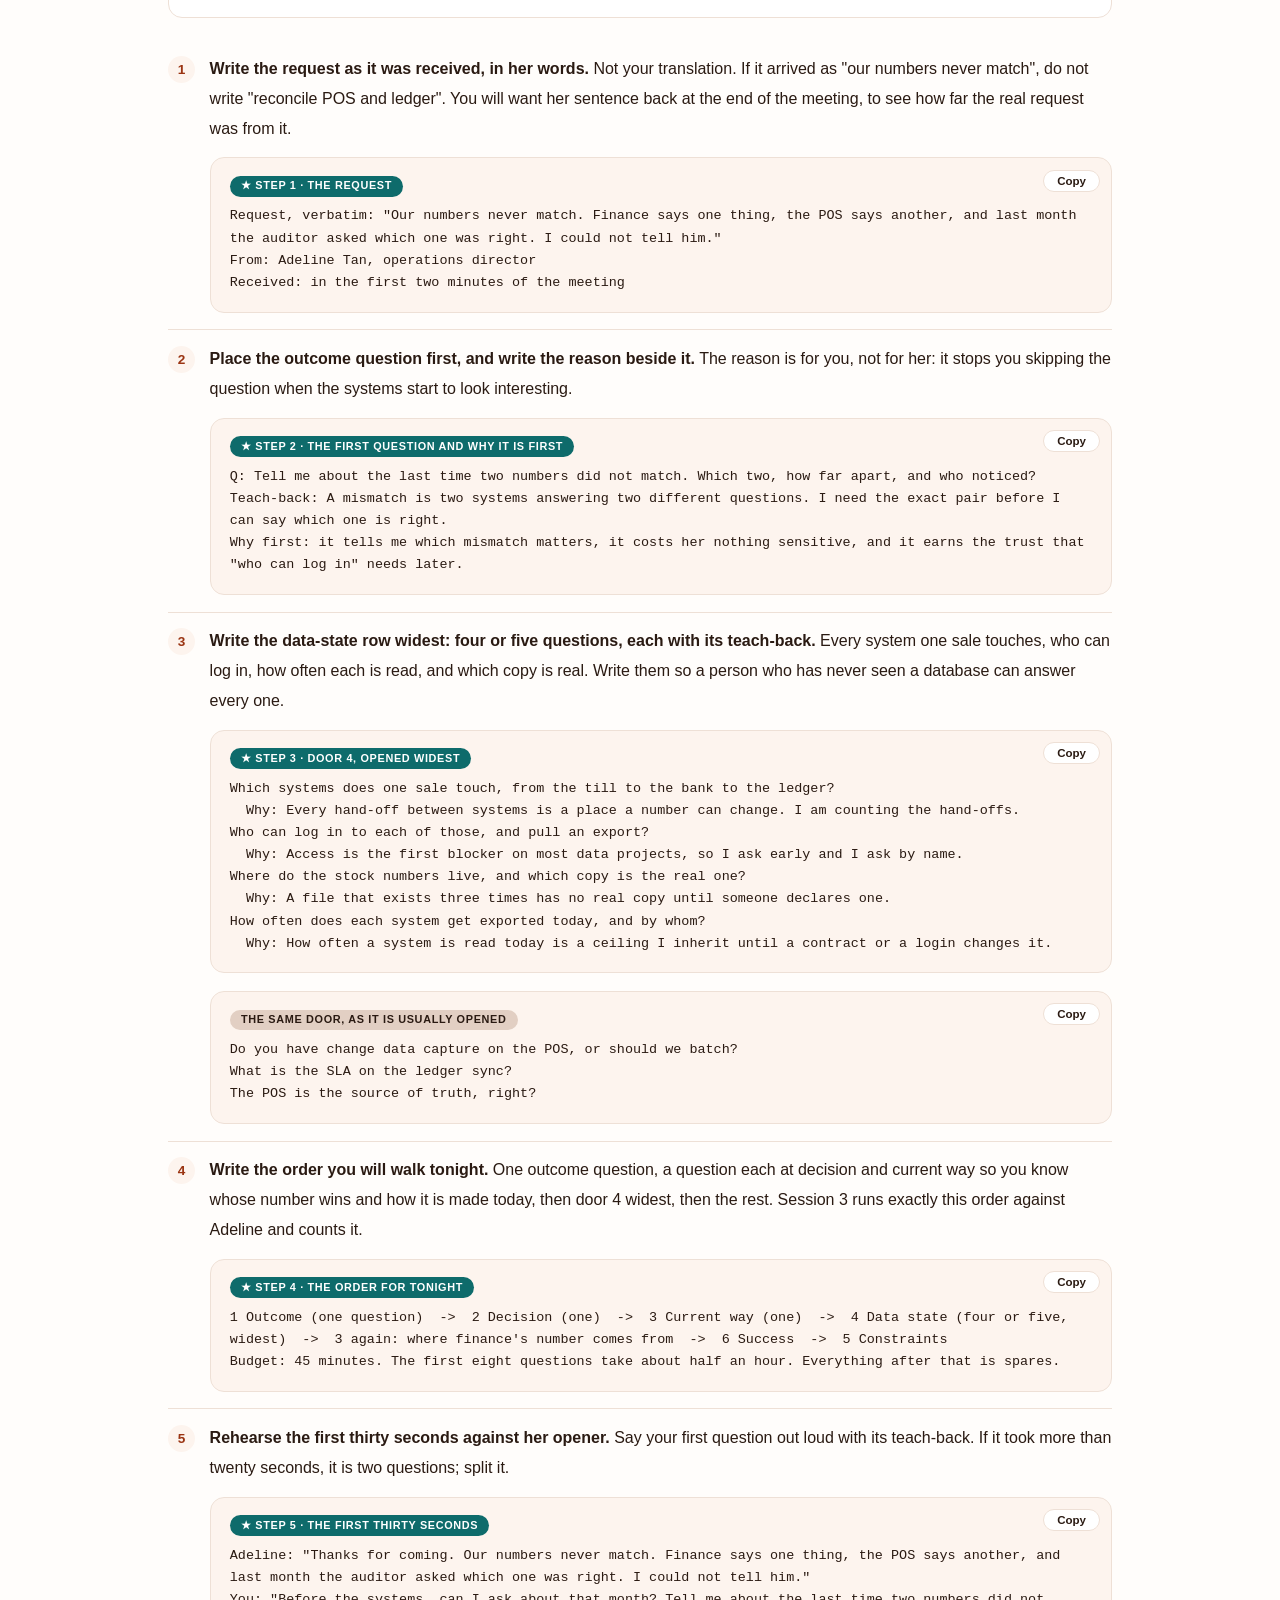
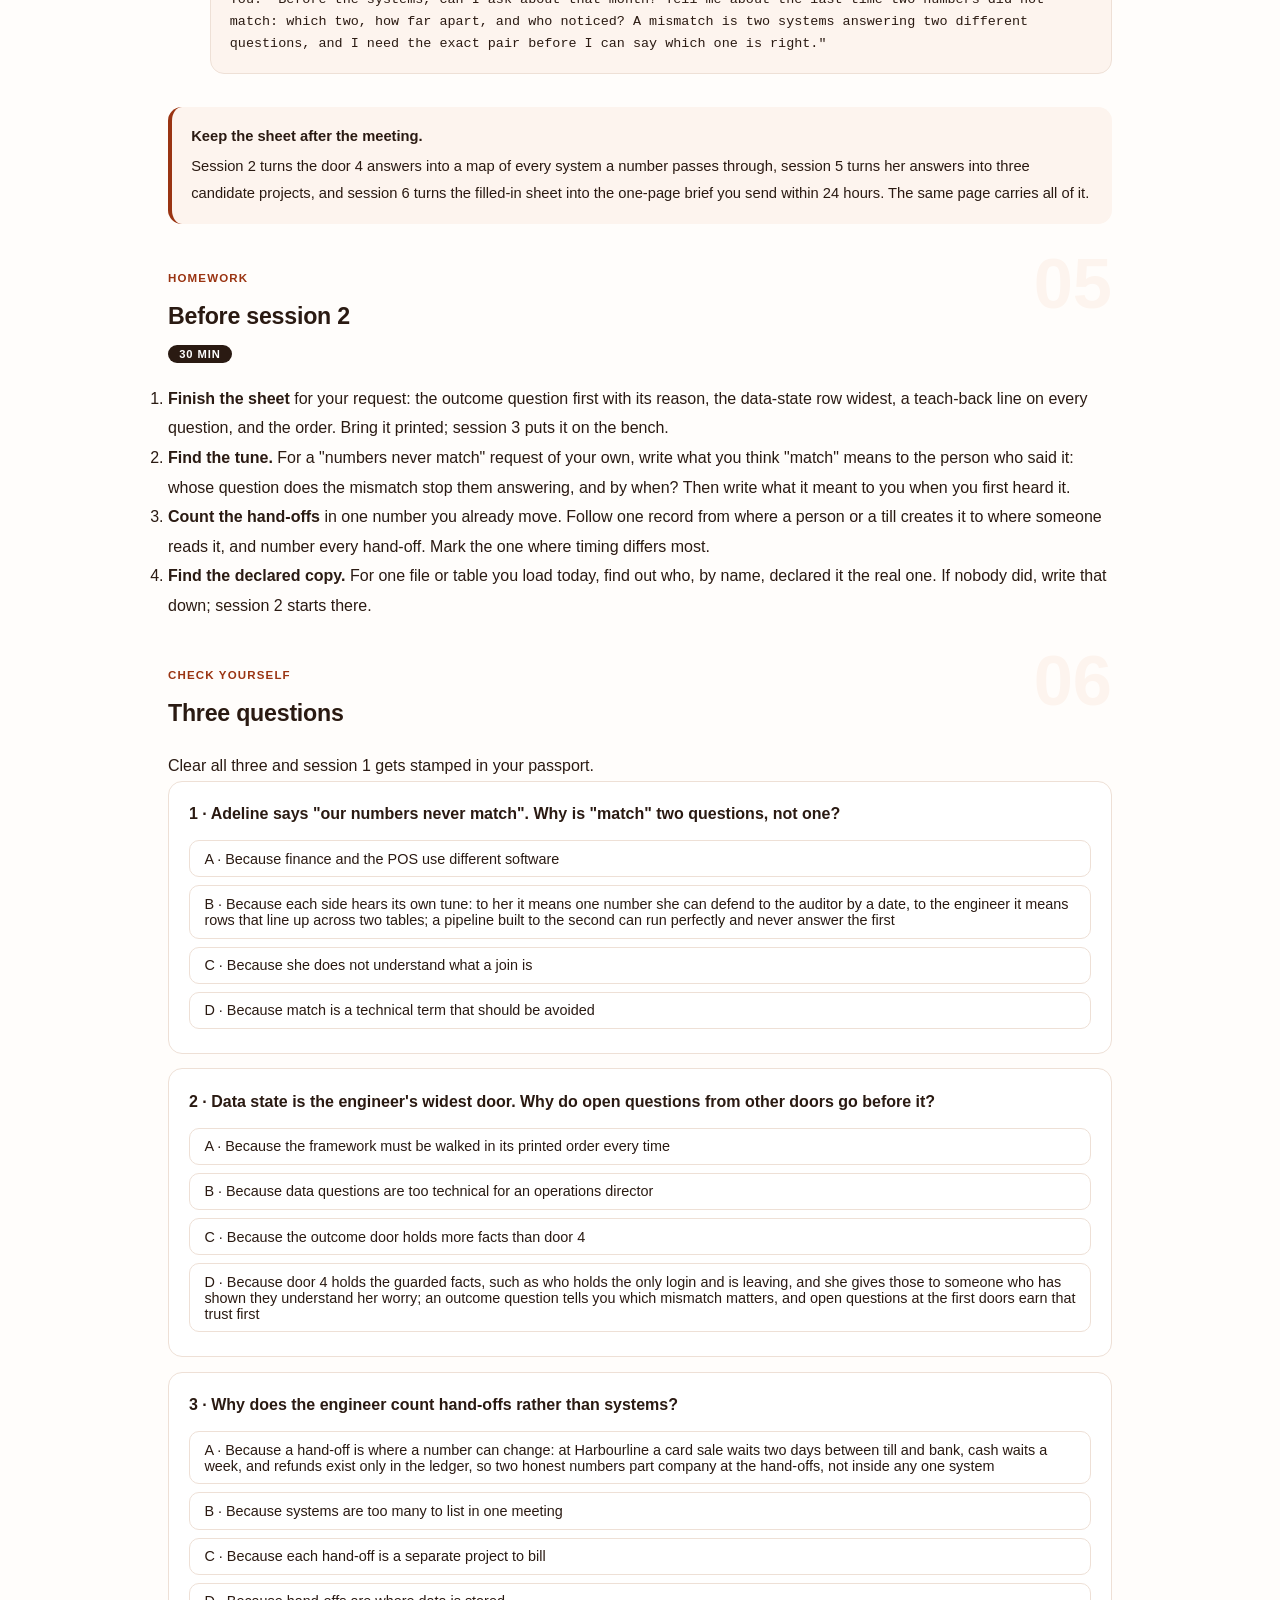
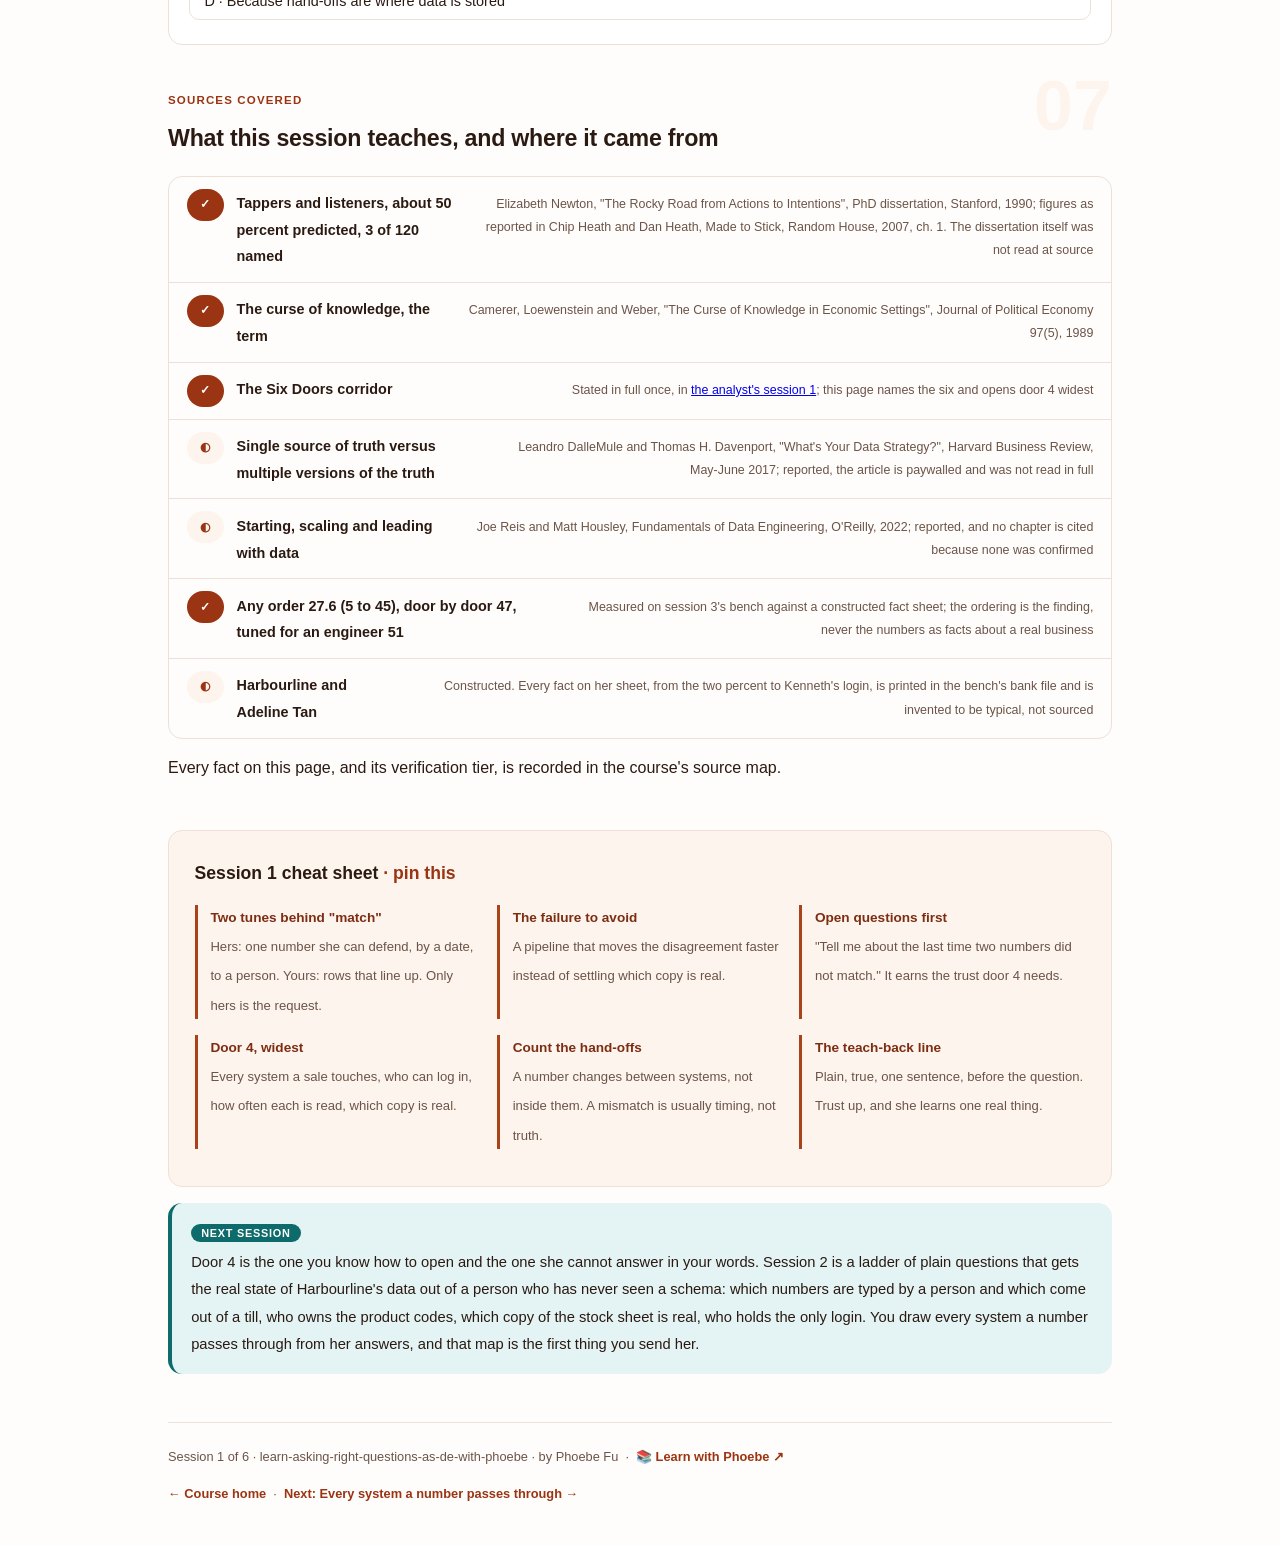
<file: courses/01-the-gap-from-the-engineers-chair.html>
<!DOCTYPE html>
<html lang="en">
<head>
<meta charset="UTF-8">
<meta name="viewport" content="width=device-width, initial-scale=1.0">
<!-- social:start -->
<meta name="description" content="Session 1 of 6. Why an operations director and a data engineer can both say the numbers never match and mean two different things, why the data-state door is the engineer's widest but never the first one opened, and the teach-back line that makes every question teach her something.">
<meta property="og:type" content="article">
<meta property="og:site_name" content="Learn with Phoebe">
<meta property="og:title" content="The gap, from the engineer's chair - learn asking the right questions as a data engineer with phoebe">
<meta property="og:description" content="Session 1 of 6. Two tunes behind the word match, every system one sale touches, and the one sentence that turns a question into a lesson.">
<meta property="og:url" content="https://phoebefu6.github.io/learn-asking-right-questions-as-de-with-phoebe/courses/01-the-gap-from-the-engineers-chair.html">
<meta property="og:image" content="https://phoebefu6.github.io/learn-asking-right-questions-as-de-with-phoebe/assets/og-cover.png">
<meta property="og:image:width" content="1200">
<meta property="og:image:height" content="630">
<meta name="twitter:card" content="summary_large_image">
<meta name="twitter:title" content="The gap, from the engineer's chair - learn asking the right questions as a data engineer with phoebe">
<meta name="twitter:description" content="Session 1 of 6. Two tunes, the data-state door, the teach-back line.">
<meta name="twitter:image" content="https://phoebefu6.github.io/learn-asking-right-questions-as-de-with-phoebe/assets/og-cover.png">
<!-- social:end -->
<title>Session 1 · The gap, from the engineer's chair - learn asking the right questions as a data engineer with phoebe</title>
<link rel="stylesheet" href="../assets/style.css?v=19">
</head>
<body>

<div class="toolbar">
  <div class="wrap">
    <span class="crumb"><a href="../index.html">learn-asking-right-questions-as-de-with-phoebe</a> / Session 1 of 6</span>
    <button class="btn" id="toggle-all" type="button">Expand all</button>
    <button class="btn primary" id="zoom-toggle" type="button">Projector zoom: off</button>
  </div>
</div>

<header class="masthead">
  <div class="wrap">
    <div class="eyebrow">Learn Asking the Right Questions as a Data Engineer with Phoebe · Session 1 of 6</div>
    <h1>The gap, from the <span class="accent">engineer's chair</span></h1>
    <p class="sub">An operations director says "our numbers never match. Finance says one thing, the POS says another." A data engineer hears a join, a sync, a reconciliation job, and starts sketching one. A few weeks later there is a nightly pipeline that copies both numbers into one place, on time, every night, and they still disagree by the same amount, because the thing she was worried about was an auditor's letter asking which number was right, and the pipeline never decided. Nobody was careless. They used one word for two things. Tonight is how to notice: why the gap opens, why the data-state door is your widest but never your first, and the one sentence that lets her learn how data work thinks while she is answering you.</p>
    <div class="chip-row">
      <span class="chip level">🟡 Core</span>
      <span class="chip audience">Data engineers, and anyone asked to "connect the systems"</span>
      <span class="chip audience">No code. A pen.</span>
      <span class="chip time">45 min</span>
    </div>
    <div class="agenda">
      <span class="a1" style="flex:1">0-3 · Welcome</span>
      <span class="a2" style="flex:4">3-18 · Two tunes, door 4, the teach-back</span>
      <span class="a3" style="flex:5">18-40 · Build-along: the engineer's sheet</span>
      <span class="a4" style="flex:1">40-45 · Q&amp;A</span>
    </div>
  </div>
</header>

<main class="wrap">

  <section class="section" id="intro">
    <div class="section-kicker">
      <span class="klabel">Part 0</span>
      <h2>Where we start</h2>
    </div>
    <p class="lede">An engineer's output is a pipeline other people trust without checking. That makes the first meeting more dangerous for you than for anyone else in the data team: a wrong assumption in an analyst's chart is visible on the page, but a wrong assumption in a pipeline runs every night, quietly, and gets copied into everything downstream. The running case for all six sessions is Harbourline, an invented chain of 38 pharmacy and clinic outlets across Singapore and Malaysia, and its operations director Adeline Tan, who has never seen a schema and does not need to. She has a request. You have 45 minutes with her. Everything in the six sessions is about what you ask in those minutes, so that what you build settles which copy is real instead of moving the disagreement faster.</p>

    <div class="legend">
      <span class="pill">🎫 Clear all three quiz questions to stamp your passport</span>
      <span class="pill">Live = presented in the 45 minutes</span>
      <span class="pill">Self-study = the full depth, after class</span>
      <span class="pill">★ Build-along = write it yourself</span>
    </div>

    <div class="callout win">
      <p><strong>★ What you walk out with tonight.</strong> A one-page Six Doors sheet for "our numbers never match", or for a request of your own: the data-state row written widest, the outcome question placed first, with the reason beside it, a plain teach-back line attached to every question, and the order you will walk them in. Session 3 puts that sheet in front of Adeline and counts what it gets out of her.</p>
    </div>
  </section>

  <section class="section" id="part-1">
    <div class="section-kicker">
      <span class="klabel">Part 1 · covers why the gap opens</span>
      <h2>Two tunes, and the word match</h2>
      <span class="tag concept">5 min live</span>
    </div>
    <p class="lede">In a 1990 Stanford study reported by Chip and Dan Heath, Elizabeth Newton split people into tappers and listeners. Tappers tapped the rhythm of a well-known song on a table; listeners had to name it. Tappers predicted listeners would get about half. Listeners got 3 of 120. The tapper cannot stop hearing the tune, so the taps sound obvious; the listener hears knocking. When Adeline says "match" she is tapping a tune you cannot hear, and when you answer with a word like "reconcile" you are tapping one she cannot.</p>

    <figure class="zoomable">
      <svg viewBox="0 0 880 336" xmlns="http://www.w3.org/2000/svg" role="img" aria-label="Two panels joined by the single word match. On the left, the operations director and her tune: the auditor's letter asking which number is right, with finance and the POS about 2 percent apart every month. On the right, the data engineer and his tune: two tables, pos_sales and ledger, with an arrow between them meaning a join, a sync, a reconciliation job. Below, a wrong-way panel: what gets built if nobody notices, a nightly job that copies both numbers into one warehouse faster, with the 2 percent and the letter still there.">
        <defs>
          <filter id="s1aSk" x="-3%" y="-3%" width="106%" height="106%"><feTurbulence type="fractalNoise" baseFrequency="0.02" numOctaves="2" seed="13" result="n"/><feDisplacementMap in="SourceGraphic" in2="n" scale="2.4" xChannelSelector="R" yChannelSelector="G"/></filter>
          <pattern id="s1aHc" patternUnits="userSpaceOnUse" width="7" height="7" patternTransform="rotate(-38)"><line x1="0" y1="0" x2="0" y2="7" stroke="#9A3412" stroke-width="1" opacity=".5"/></pattern>
          <marker id="s1aAr" viewBox="0 0 10 10" refX="9" refY="5" markerWidth="8" markerHeight="8" orient="auto"><path d="M1 1 L9 5 L1 9" fill="none" stroke="#2A1A12" stroke-width="1.6" stroke-linecap="round"/></marker>
        </defs>
        <style>
          .s1aH { font: 800 12px Inter, sans-serif; fill: #2A1A12; }
          .s1aL { font: 600 12px Inter, sans-serif; fill: #2A1A12; }
          .s1aS { font: 400 11px Inter, sans-serif; fill: #6B5448; }
          .s1aB { font: 800 11px Inter, sans-serif; fill: #084C4C; }
          .s1aX { font: 800 11px Inter, sans-serif; fill: #991B1B; }
          .s1aN { font: 400 12px Inter, sans-serif; fill: #6B5448; }
        </style>

        <text class="s1aH" x="30" y="26">ONE SENTENCE, TWO TUNES</text>
        <text class="s1aS" x="210" y="26">"our numbers never match" means a different thing on each side of the table</text>

        <g filter="url(#s1aSk)" fill="none" stroke="#2A1A12" stroke-width="2" stroke-linecap="round" stroke-linejoin="round">
          <!-- two panels -->
          <rect x="30" y="44" width="380" height="196" rx="8" transform="rotate(-0.4 220 142)" fill="#FFFFFF" stroke="#E2CFC3"/>
          <rect x="470" y="44" width="380" height="196" rx="8" transform="rotate(0.4 660 142)" fill="#FFFFFF" stroke="#E2CFC3"/>
          <!-- Adeline -->
          <circle cx="80" cy="150" r="15"/>
          <path d="M52 204 C58 176 102 176 108 204"/>
          <!-- thought bubbles to her letter -->
          <circle cx="104" cy="130" r="4" fill="#E4F3F3" stroke="#0E6B6B"/>
          <circle cx="124" cy="118" r="6" fill="#E4F3F3" stroke="#0E6B6B"/>
          <!-- her tune: the auditor's letter -->
          <rect x="150" y="64" width="230" height="110" rx="4" transform="rotate(-0.8 265 119)" fill="#E4F3F3" stroke="#0E6B6B"/>
          <path d="M356 64 L380 64 L380 88" stroke="#0E6B6B"/>
          <!-- the word between them -->
          <rect x="412" y="122" width="56" height="30" rx="6" transform="rotate(0.6 440 137)" fill="#FDF4EE"/>
          <!-- his tune: two tables and an arrow -->
          <rect x="490" y="64" width="110" height="70" rx="4" transform="rotate(-0.6 545 99)" fill="url(#s1aHc)"/>
          <rect x="640" y="64" width="110" height="70" rx="4" transform="rotate(0.7 695 99)" fill="url(#s1aHc)"/>
          <path d="M490 84 L600 84 M640 84 L750 84"/>
          <path d="M604 99 L634 99" marker-end="url(#s1aAr)"/>
          <!-- the engineer -->
          <circle cx="800" cy="150" r="15"/>
          <path d="M772 204 C778 176 822 176 828 204"/>
          <!-- divider and wrong-way panel -->
          <path d="M30 256 L850 256" stroke="#E2CFC3" stroke-dasharray="6 5"/>
          <rect x="30" y="268" width="820" height="56" rx="8" transform="rotate(0.3 440 296)" fill="#FEF2F2" stroke="#FCA5A5"/>
        </g>

        <text class="s1aB" x="166" y="88">THE AUDITOR'S LETTER</text>
        <text class="s1aL" x="166" y="108">Which number is right?</text>
        <text class="s1aS" x="166" y="130">finance and the POS differ by</text>
        <text class="s1aS" x="166" y="145">about 2 percent, every month,</text>
        <text class="s1aS" x="166" y="160">and she could not tell him</text>
        <text class="s1aS" x="166" y="196">her tune: an answer she owes by name</text>
        <text class="s1aL" x="80" y="226" text-anchor="middle">Adeline</text>

        <text class="s1aB" x="440" y="141" text-anchor="middle">"match"</text>

        <text class="s1aL" x="545" y="78" text-anchor="middle">pos_sales</text>
        <text class="s1aL" x="695" y="78" text-anchor="middle">ledger</text>
        <text class="s1aS" x="490" y="156">a join, a sync,</text>
        <text class="s1aS" x="490" y="171">a reconciliation job</text>
        <text class="s1aS" x="490" y="196">his tune: two tables and an arrow</text>
        <text class="s1aL" x="800" y="226" text-anchor="middle">the engineer</text>

        <text class="s1aX" x="46" y="290">WHAT GETS BUILT IF NOBODY NOTICES</text>
        <text class="s1aS" x="46" y="308">a nightly job that copies both numbers into one warehouse, faster; the 2 percent and the letter remain</text>
      </svg>
      <figcaption>🔍 Click to zoom - the teal letter is the request; the two tables are only the engineer's word for it</figcaption>
    </figure>

    <details class="card" open>
      <summary><span class="mode live">Live</span>The tune behind "match", and why neither side can hear the other's<span class="mini">3 min</span><span class="caret">▶</span></summary>
      <div class="body">
        <p>Newton's tappers were not bad at tapping. They could not <em>un-know</em> the song while they tapped, so every knock arrived with the melody attached, and they judged the listener's chances from inside that experience. Economists had named the effect a year earlier: Camerer, Loewenstein and Weber called it the curse of knowledge, the finding that better-informed people cannot fully set their information aside when predicting what less-informed people will understand.</p>
        <p>"Match" carries two tunes. Adeline's is the letter on her desk: last month the auditor asked which revenue number was right, in writing, and she could not answer him. Her "match" means "one number I can defend, by a date, to a person". The engineer's tune is the machinery: two tables, a key to join them on, a job that runs nightly. His "match" means "the rows line up". Both are real. Only one of them is the request.</p>
        <p>The gap is not closed by either side learning the other's vocabulary. It is closed by <strong>questions that make the tune audible</strong>: the last time two numbers did not match, which two, who noticed, and what happened next, asked in words that need no translation, with the reason for asking said out loud. That is the rest of tonight.</p>
      </div>
    </details>

    <details class="card">
      <summary><span class="mode self">Self-study</span>Why the engineer's version of the gap is the expensive one<span class="mini">2 min</span><span class="caret">▶</span></summary>
      <div class="body">
        <p>An analyst who misreads the request ships a chart nobody opens. It is visible, it is cheap to throw away, and the next meeting starts from the embarrassment. An engineer who misreads it ships a pipeline, and a pipeline does not look wrong. It runs green every night. It loads two numbers that disagree into one table, where they now disagree faster, in more places, with a timestamp that makes both look official. The disagreement has not been settled; it has been automated.</p>
        <p>That is the failure every page in these six sessions is written against: <strong>a pipeline that moves the disagreement faster instead of settling which copy is real.</strong> The engineering is rarely the hard part. Deciding which copy is real is a business decision, it needs facts only Adeline and her team hold, and the first meeting is the only cheap place to get them.</p>
      </div>
    </details>

    <div class="callout example">
      <span class="ex-pill">Real world</span>
      <p><strong>The integration that stalled.</strong> Harbourline is a constructed case, but this shape is common enough to be a pattern. Two years ago a vendor ran an "integration" project to connect Harbourline's systems. It stalled the week Kenneth, the only IT person, went on leave, and it never restarted. Whatever else went wrong, the stall says the whole project hung on one person, and a person is the one single point of failure nobody draws on a system diagram. Adeline only mentions it once she trusts you, and only if you ask whether they have tried this before. It is the single most useful fact for predicting where your project will stall, because it is usually the same place.</p>
    </div>
  </section>

  <section class="section" id="part-2">
    <div class="section-kicker">
      <span class="klabel">Part 2 · covers the widest door</span>
      <h2>The data-state door, opened widest, but not first</h2>
      <span class="tag concept">6 min live</span>
    </div>
    <p class="lede">Every discovery meeting is a corridor of six doors: Outcome · Decision · Current way · Data state · Constraints · Success and partnership. The corridor, and the question that opens each door, is drawn once in <a href="https://phoebefu6.github.io/learn-asking-right-questions-as-da-with-phoebe/courses/01-why-the-gap-and-the-six-doors.html">the analyst's session 1</a>; walk it there if you have not. Tonight spends its minutes on door 4, data state, because it is where an engineer's work is decided: every system a number passes through, who can log in to each, how often each is read, and which copy is declared real. It is your widest door. It is not your first.</p>

    <figure class="zoomable">
      <svg viewBox="0 0 880 316" xmlns="http://www.w3.org/2000/svg" role="img" aria-label="One Harbourline sale drawn travelling through four systems: the till, a cloud POS; bank settlement, where card sales land two days late and cash is deposited weekly; the ledger, kept by an outsourced bookkeeper in Kuala Lumpur, the only place refunds exist; and the stock sheet, which exists in three copies. Five hand-offs are numbered. Hand-off 1, till to bank, is marked in teal as the timing gap. Hand-off 3 is the monthly export that becomes finance's number; hand-off 4 is the Monday CSV that becomes the POS number; hand-off 5, till to stock sheet, is dashed because nobody has said how it happens. The two numbers differ by about 2 percent every month, mostly timing.">
        <defs>
          <filter id="s1bSk" x="-3%" y="-3%" width="106%" height="106%"><feTurbulence type="fractalNoise" baseFrequency="0.02" numOctaves="2" seed="29" result="n"/><feDisplacementMap in="SourceGraphic" in2="n" scale="2.4" xChannelSelector="R" yChannelSelector="G"/></filter>
          <pattern id="s1bHc" patternUnits="userSpaceOnUse" width="7" height="7" patternTransform="rotate(-38)"><line x1="0" y1="0" x2="0" y2="7" stroke="#9A3412" stroke-width="1" opacity=".5"/></pattern>
          <marker id="s1bAr" viewBox="0 0 10 10" refX="9" refY="5" markerWidth="8" markerHeight="8" orient="auto"><path d="M1 1 L9 5 L1 9" fill="none" stroke="#2A1A12" stroke-width="1.6" stroke-linecap="round"/></marker>
        </defs>
        <style>
          .s1bH { font: 800 12px Inter, sans-serif; fill: #2A1A12; }
          .s1bL { font: 600 12px Inter, sans-serif; fill: #2A1A12; }
          .s1bS { font: 400 11px Inter, sans-serif; fill: #6B5448; }
          .s1bB { font: 800 11px Inter, sans-serif; fill: #084C4C; }
          .s1bV { font: 800 16px Inter, sans-serif; fill: #7C2D12; }
          .s1bW { font: 800 11px Inter, sans-serif; fill: #FFFFFF; }
          .s1bN { font: 400 12px Inter, sans-serif; fill: #6B5448; }
        </style>

        <text class="s1bH" x="30" y="26">ONE SALE, FOUR SYSTEMS, EVERY HAND-OFF NUMBERED</text>
        <text class="s1bS" x="400" y="26">each numbered arrow is a place the number can change</text>
        <text class="s1bB" x="219" y="52" text-anchor="middle">the timing gap</text>

        <g filter="url(#s1bSk)" fill="none" stroke="#2A1A12" stroke-width="2" stroke-linecap="round" stroke-linejoin="round">
          <!-- row 1: till, bank, ledger, finance's number -->
          <rect x="30" y="60" width="160" height="84" rx="6" transform="rotate(-0.5 110 102)" fill="#FFFFFF"/>
          <rect x="250" y="60" width="160" height="84" rx="6" transform="rotate(0.4 330 102)" fill="#FFFFFF"/>
          <rect x="470" y="60" width="160" height="84" rx="6" transform="rotate(-0.3 550 102)" fill="#FFFFFF"/>
          <rect x="690" y="60" width="160" height="84" rx="6" transform="rotate(0.5 770 102)" fill="#FDF4EE"/>
          <!-- the till doodle -->
          <rect x="158" y="68" width="24" height="14" rx="2"/>
          <path d="M162 82 L162 90 L178 90 L178 82 M166 68 L166 62 L174 62 L174 68"/>
          <!-- hand-offs 1 to 3 -->
          <path d="M194 102 L244 102" stroke="#0E6B6B" stroke-width="3" marker-end="url(#s1bAr)"/>
          <path d="M414 102 L464 102" marker-end="url(#s1bAr)"/>
          <path d="M634 102 L684 102" marker-end="url(#s1bAr)"/>
          <circle cx="219" cy="82" r="10" fill="#0E6B6B" stroke="#0E6B6B"/>
          <circle cx="439" cy="82" r="10" fill="#9A3412" stroke="#9A3412"/>
          <circle cx="659" cy="82" r="10" fill="#9A3412" stroke="#9A3412"/>
          <!-- hand-off 4: the Monday CSV -->
          <path d="M110 148 L110 198" marker-end="url(#s1bAr)"/>
          <circle cx="90" cy="172" r="10" fill="#9A3412" stroke="#9A3412"/>
          <!-- hand-off 5: till to stock sheet, route unknown -->
          <path d="M150 148 C170 184 262 168 318 198" stroke-dasharray="5 5" marker-end="url(#s1bAr)"/>
          <circle cx="232" cy="176" r="10" fill="#9A3412" stroke="#9A3412"/>
          <!-- row 2: POS number, stock sheet, the gap -->
          <rect x="30" y="204" width="160" height="70" rx="6" transform="rotate(0.4 110 239)" fill="#FDF4EE"/>
          <rect x="250" y="204" width="160" height="70" rx="6" transform="rotate(-0.5 330 239)" fill="url(#s1bHc)"/>
          <rect x="470" y="204" width="380" height="76" rx="8" transform="rotate(0.3 660 242)" fill="#FFFFFF" stroke="#E2CFC3"/>
        </g>

        <text class="s1bW" x="219" y="86" text-anchor="middle">1</text>
        <text class="s1bW" x="439" y="86" text-anchor="middle">2</text>
        <text class="s1bW" x="659" y="86" text-anchor="middle">3</text>
        <text class="s1bW" x="90" y="176" text-anchor="middle">4</text>
        <text class="s1bW" x="232" y="180" text-anchor="middle">5</text>

        <text class="s1bL" x="42" y="80">the till (POS)</text>
        <text class="s1bS" x="42" y="98">one cloud vendor,</text>
        <text class="s1bS" x="42" y="113">CSV per outlet;</text>
        <text class="s1bS" x="42" y="128">API never used</text>

        <text class="s1bL" x="262" y="80">bank settlement</text>
        <text class="s1bS" x="262" y="98">cards: 2 days late</text>
        <text class="s1bS" x="262" y="113">cash: weekly deposit</text>

        <text class="s1bL" x="482" y="80">the ledger</text>
        <text class="s1bS" x="482" y="98">outsourced bookkeeper</text>
        <text class="s1bS" x="482" y="113">in Kuala Lumpur;</text>
        <text class="s1bS" x="482" y="128">refunds only here</text>

        <text class="s1bL" x="702" y="80">finance's number</text>
        <text class="s1bS" x="702" y="98">one export a month,</text>
        <text class="s1bS" x="702" y="113">booked by the 5th</text>
        <text class="s1bS" x="702" y="128">working day</text>

        <text class="s1bL" x="42" y="226">the POS number</text>
        <text class="s1bS" x="42" y="244">38 CSVs on Monday,</text>
        <text class="s1bS" x="42" y="259">a 2019 macro merges</text>

        <text class="s1bL" x="262" y="226">stock sheet</text>
        <text class="s1bS" x="262" y="244">three copies in use;</text>
        <text class="s1bS" x="262" y="259">Priya's laptop copy</text>
        <text class="s1bS" x="336" y="180">route unknown: ask</text>

        <text class="s1bV" x="490" y="232">about 2 percent</text>
        <text class="s1bS" x="490" y="252">between the two numbers, every month; mostly timing</text>
        <text class="s1bS" x="490" y="267">hand-off 1 is where most of it lives</text>

        <text class="s1bN" x="30" y="302">At hand-off 1 a card sale waits two days and cash waits a week. Both numbers are true of different days.</text>
      </svg>
      <figcaption>🔍 Click to zoom - count the arrows, not the boxes; the teal one is where the two numbers part company</figcaption>
    </figure>

    <details class="card">
      <summary><span class="mode live">Live</span>Open questions first, because door 4 holds the sensitive facts<span class="mini">3 min</span><span class="caret">▶</span></summary>
      <div class="body">
        <p>The instinct is to open with the systems, because the systems are what you will touch. Resist it for three questions. Door 4 is where the facts people guard live: who holds the only login, which copy of a file is actually used, who fixes numbers by hand without telling anyone. Adeline does not hand those to a stranger who opened with "what is your stack". She hands them to someone who has shown they understand what she is worried about.</p>
        <p>So the first question is an outcome question in the past tense: <strong>"Tell me about the last time two numbers did not match. Which two, how far apart, and who noticed?"</strong> Its teach-back: "A mismatch is two systems answering two different questions. I need the exact pair before I can say which one is right." In four or five minutes you learn which mismatch matters (month-end revenue, about two percent, and an auditor who has now asked in writing), you earn a notch of trust, and every data-state question after it lands on a warmer table.</p>
        <p>On Adeline's sheet the most sensitive data-state fact, that Kenneth is the only IT person, holds the only POS admin login, and is leaving in January, needs the highest trust of anything she knows. She has not told her own team. Asked cold, "who can log in?" gets you a name. Asked after trust, it gets you the risk.</p>
      </div>
    </details>

    <details class="card">
      <summary><span class="mode live">Live</span>Then every system one sale touches, and which copy is real<span class="mini">3 min</span><span class="caret">▶</span></summary>
      <div class="body">
        <p>Once she trusts you, open door 4 wide and walk one sale through it: <strong>"Which systems does one sale touch, from the till to the bank to the ledger?"</strong> At Harbourline the answer is a cloud POS with a CSV export per outlet and an API nobody has used; a bank that settles cards two days late and receives cash weekly; a ledger in a cloud accounting package run by an outsourced bookkeeper in Kuala Lumpur, who exports once a month; and, off to the side, a stock spreadsheet. Then ask how often each is read today and by whom, because that frequency is a ceiling you inherit until a contract or a login changes it.</p>
        <p>Leandro DalleMule and Thomas Davenport's 2017 frame for data strategy, as reported, sets a single source of truth against multiple versions of the truth, each fit for a purpose. Both are legitimate designs. What is never a design is having several versions by accident with nobody saying which one wins, and that is Harbourline: finance's number and the POS number are both honest, built along two paths, and nobody has declared which one the auditor gets. The engineer's job at door 4 is not to pick. It is to find out who can decide, and to get it decided before anything moves.</p>
      </div>
    </details>

    <details class="card">
      <summary><span class="mode self">Self-study</span>Where the business sits, and why the first build is small<span class="mini">2 min</span><span class="caret">▶</span></summary>
      <div class="body">
        <p>Joe Reis and Matt Housley, in <em>Fundamentals of Data Engineering</em> (O'Reilly, 2022), describe organisations as starting with data, scaling with data, or leading with data, and argue the engineering should fit the stage; the framing here is as reported, not read chapter by chapter. Harbourline is plainly starting: 38 CSV files pasted on Monday, a 2019 macro, one IT person, no budget this quarter. A starting business does not need a platform first. It needs one declared real copy of one number, reproduced exactly, with a second person who knows how it is made.</p>
        <p>That is also why data state is asked in plain words. Session 2 turns door 4 into a ladder of questions that a person who has never seen a schema can answer, and draws the system map from her replies.</p>
      </div>
    </details>

    <div class="callout example">
      <span class="ex-pill">Real world</span>
      <p><strong>Three copies of one spreadsheet.</strong> In the same constructed case, three versions of the stock spreadsheet are in circulation, and the one Priya treats as real lives on her laptop. A leading question ("stock lives in the POS, right?") gets a polite "sure" and puts a false belief in your notes. An open one ("where do the stock numbers live, and which copy is the real one?") gets the laptop, and a teach-back worth saying out loud: "A file that exists three times has no real copy until someone declares one. I need that declared before I move it anywhere."</p>
    </div>

    <div class="callout tip">
      <p><strong>The order is worth measuring.</strong> On session 3's bench, the same questions in any order at all average 27.6 points (the shuffles range from 5 to 45); walked door by door they score 47; tuned for an engineer, three trust-earning questions and then data state widest, they score 51. The ordering is the finding. The numbers belong to a constructed company, not a real one.</p>
    </div>
  </section>

  <section class="section" id="part-3">
    <div class="section-kicker">
      <span class="klabel">Part 3 · covers the teach-back line</span>
      <h2>The teach-back line for an engineer</h2>
      <span class="tag concept">4 min live</span>
    </div>
    <p class="lede">Every open question in the bank carries a second sentence: a plain statement of why you are asking. Said out loud before the question, it does three things at once. It turns the question into a reason rather than an interrogation, it earns trust, and it teaches Adeline one true thing about how data work is decided. An engineer's teach-back lines are mostly about hand-offs, logins and timing, which are exactly the things she has never had explained and most needs to understand before she can decide which copy is real.</p>

    <figure class="zoomable">
      <svg viewBox="0 0 880 300" xmlns="http://www.w3.org/2000/svg" role="img" aria-label="A two-part speech bubble from the engineer. The question: where does finance's revenue number come from, step by step. The teach-back: two numbers built along two paths usually disagree about timing long before they disagree about truth. Three arrows leave it: to a fact that comes back from the operations director, card settlements land two days late and cash is deposited weekly; to a lesson that stays with her, a mismatch is usually timing, not truth, drawn in teal; and to a trust meter that rises one notch.">
        <defs>
          <filter id="s1cSk" x="-3%" y="-3%" width="106%" height="106%"><feTurbulence type="fractalNoise" baseFrequency="0.02" numOctaves="2" seed="37" result="n"/><feDisplacementMap in="SourceGraphic" in2="n" scale="2.4" xChannelSelector="R" yChannelSelector="G"/></filter>
          <pattern id="s1cHc" patternUnits="userSpaceOnUse" width="7" height="7" patternTransform="rotate(-38)"><line x1="0" y1="0" x2="0" y2="7" stroke="#9A3412" stroke-width="1" opacity=".5"/></pattern>
          <marker id="s1cAr" viewBox="0 0 10 10" refX="9" refY="5" markerWidth="8" markerHeight="8" orient="auto"><path d="M1 1 L9 5 L1 9" fill="none" stroke="#2A1A12" stroke-width="1.6" stroke-linecap="round"/></marker>
        </defs>
        <style>
          .s1cH { font: 800 12px Inter, sans-serif; fill: #2A1A12; }
          .s1cL { font: 600 11.5px Inter, sans-serif; fill: #2A1A12; }
          .s1cS { font: 400 11px Inter, sans-serif; fill: #6B5448; }
          .s1cB { font: 800 11px Inter, sans-serif; fill: #084C4C; }
          .s1cA { font: 700 11px Inter, sans-serif; fill: #9A3412; }
          .s1cN { font: 400 12px Inter, sans-serif; fill: #6B5448; }
        </style>

        <text class="s1cH" x="30" y="26">ONE QUESTION, TWO SENTENCES, THREE THINGS BACK</text>

        <g filter="url(#s1cSk)" fill="none" stroke="#2A1A12" stroke-width="2" stroke-linecap="round" stroke-linejoin="round">
          <!-- the engineer's bubble, two-part -->
          <path d="M40 60 L400 60 L400 186 L120 186 L96 208 L100 186 L40 186 Z" fill="#FFFFFF"/>
          <path d="M52 126 L388 126" stroke="#E2CFC3" stroke-dasharray="5 4"/>
          <!-- the engineer -->
          <circle cx="70" cy="232" r="12"/>
          <path d="M48 270 C54 250 86 250 92 270"/>
          <!-- arrows out -->
          <path d="M406 90 C460 90 470 82 520 82" marker-end="url(#s1cAr)"/>
          <path d="M406 160 C460 160 470 180 520 180" marker-end="url(#s1cAr)"/>
          <path d="M406 204 C460 204 480 240 520 240" marker-end="url(#s1cAr)"/>
          <!-- the fact that comes back -->
          <rect x="530" y="52" width="320" height="60" rx="8" transform="rotate(-0.4 690 82)" fill="#FDF4EE"/>
          <!-- the lesson that stays -->
          <rect x="530" y="152" width="320" height="54" rx="8" transform="rotate(0.5 690 179)" fill="#E4F3F3" stroke="#0E6B6B"/>
          <!-- trust meter -->
          <rect x="530" y="232" width="200" height="16" rx="8" fill="#FFFFFF" stroke="#E2CFC3"/>
          <rect x="530" y="232" width="60" height="16" rx="8" fill="url(#s1cHc)"/>
          <rect x="590" y="232" width="40" height="16" rx="8" fill="#9A3412" stroke="#9A3412"/>
        </g>

        <text class="s1cA" x="52" y="80">THE QUESTION</text>
        <text class="s1cL" x="52" y="98">"Where does finance's revenue number come from,</text>
        <text class="s1cL" x="52" y="113">step by step?"</text>
        <text class="s1cB" x="52" y="146">THE TEACH-BACK</text>
        <text class="s1cS" x="52" y="162">"Two numbers built along two paths usually disagree</text>
        <text class="s1cS" x="52" y="177">about timing long before they disagree about truth."</text>
        <text class="s1cS" x="104" y="252">the engineer</text>

        <text class="s1cL" x="544" y="72">A fact comes back</text>
        <text class="s1cS" x="544" y="90">"Card settlements land two days late and cash</text>
        <text class="s1cS" x="544" y="104">is deposited weekly."</text>
        <text class="s1cB" x="544" y="174">A lesson stays with her</text>
        <text class="s1cS" x="544" y="192">a mismatch is usually timing, not truth</text>
        <text class="s1cS" x="740" y="244">trust, one notch up</text>

        <text class="s1cN" x="30" y="290">She only explains settlement timing once she trusts you. The second sentence is how the trust gets there.</text>
      </svg>
      <figcaption>🔍 Click to zoom - the teal box is the part of the meeting that outlives it</figcaption>
    </figure>

    <details class="card">
      <summary><span class="mode live">Live</span>Three lines an engineer says in almost every meeting<span class="mini">2 min</span><span class="caret">▶</span></summary>
      <div class="body">
        <p>A teach-back line is <strong>plain</strong>: no word she would have to ask about, so "the file" not "the extract", "log in" not "credentials", "two days late" not "latency". It is <strong>true</strong>: a real principle of the craft, not a pleasantry. And it is <strong>one sentence</strong>, because two is a lecture and she stops answering. These three carry most of door 4.</p>
        <p>Before "Which systems does one sale touch, from the till to the bank to the ledger?": "Every hand-off between systems is a place a number can change. I am counting the hand-offs."</p>
        <p>Before "Who can log in to each of those, and pull an export?": "Access is the first blocker on most data projects, so I ask early and I ask by name."</p>
        <p>Before "Where does finance's revenue number come from, step by step?": "Two numbers built along two paths usually disagree about timing long before they disagree about truth." Said to Adeline, that last one changes the meeting. She came in believing one side was wrong. She leaves knowing that both may be right about different days, which is the first step to deciding which day the auditor gets. Session 4 builds the rest of the set and chooses the one concept per meeting worth explaining properly.</p>
      </div>
    </details>

    <details class="card">
      <summary><span class="mode self">Self-study</span>Jargon and leading questions, the engineer's two habits<span class="mini">2 min</span><span class="caret">▶</span></summary>
      <div class="body">
        <p>Session 3 sorts every question into five kinds: open, closed, vague, jargon and leading. Engineers are most exposed to two. <strong>Jargon</strong> is the question you would ask a colleague: "Do you have change data capture on the POS, or should we batch?" It costs minutes while she works out what you mean, and it costs trust, because she is now a little less sure you understand a pharmacy. <strong>Leading</strong> questions are the dangerous kind because they feel efficient: "The POS is the source of truth, right?" gets a "sure", and a belief that is wrong goes into your notes. On this bank the POS is not the source of truth; the two percent is settlement timing.</p>
        <p>The fast yes-or-no interview on the bench records five false beliefs of exactly this shape, and each one is a thing you would build on: pull everything daily, the vendor API is in use, finance is simply wrong, stock lives in the POS. Six weeks later each is a pipeline that is correct about a world that does not exist.</p>
      </div>
    </details>

    <div class="callout example">
      <span class="ex-pill">Real world</span>
      <p><strong>The two percent that was not an error.</strong> Still the constructed case. Adeline has spent months treating the gap between finance and the POS as somebody's mistake. It is mostly timing: card settlements reach the bank two days after the sale, cash is deposited weekly, and refunds are processed in the accounting system, which the POS never sees. A reconciliation job built on "finance is wrong" would have flagged the same honest difference every month, forever. A single question about where finance's number comes from, asked with its reason, turns a blame problem into a definition problem, and definitions can be decided.</p>
    </div>

    <div class="tryrow" data-fn="wordcount" data-multiline="1" data-title="Write one teach-back line" data-hint="Pick a question you asked a business person this month about a system, a login or a file. Write the sentence you should have said before it: why you were asking, in words they already know. One sentence." data-seed="" data-cta="Count it"></div>
  </section>

  <section class="section" id="demo-1">
    <div class="section-kicker">
      <span class="klabel">Build-along</span>
      <h2>The engineer's sheet for "our numbers never match"</h2>
      <span class="tag demo">★ 22 min · everyone writes</span>
    </div>
    <p class="lede">One page, six rows, one of them wider than the rest. Use Adeline's request, or a "connect the systems" request from your own inbox, and build the sheet you will carry into the meeting. Every line is written before the meeting; the meeting is for listening.</p>

    <figure class="zoomable">
      <svg viewBox="0 0 880 366" xmlns="http://www.w3.org/2000/svg" role="img" aria-label="A hand-drawn one-page sheet. At the top, the request in the operations director's words: our numbers never match, finance says one thing, the POS says another. Below, six rows, one per door, each with a question and a teach-back line. The data-state row is drawn in teal and is three times the height of the others, holding four questions. In the margin, a note on the outcome row says the outcome question goes first, and a note on the data-state row says it is the widest door, asked once trust is earned. A pen lies beside the page.">
        <defs>
          <filter id="s1dSk" x="-3%" y="-3%" width="106%" height="106%"><feTurbulence type="fractalNoise" baseFrequency="0.02" numOctaves="2" seed="43" result="n"/><feDisplacementMap in="SourceGraphic" in2="n" scale="2.4" xChannelSelector="R" yChannelSelector="G"/></filter>
          <pattern id="s1dHc" patternUnits="userSpaceOnUse" width="7" height="7" patternTransform="rotate(-38)"><line x1="0" y1="0" x2="0" y2="7" stroke="#9A3412" stroke-width="1" opacity=".5"/></pattern>
          <marker id="s1dAr" viewBox="0 0 10 10" refX="9" refY="5" markerWidth="8" markerHeight="8" orient="auto"><path d="M1 1 L9 5 L1 9" fill="none" stroke="#2A1A12" stroke-width="1.6" stroke-linecap="round"/></marker>
        </defs>
        <style>
          .s1dH { font: 800 12px Inter, sans-serif; fill: #2A1A12; }
          .s1dL { font: 700 11px Inter, sans-serif; fill: #2A1A12; }
          .s1dS { font: 400 11px Inter, sans-serif; fill: #6B5448; }
          .s1dB { font: 800 11px Inter, sans-serif; fill: #084C4C; }
          .s1dA { font: 700 11px Inter, sans-serif; fill: #9A3412; letter-spacing: .05em; }
          .s1dN { font: 400 12px Inter, sans-serif; fill: #6B5448; }
        </style>

        <text class="s1dH" x="30" y="26">THE SHEET, ONE PAGE, WRITTEN BEFORE THE MEETING</text>

        <g filter="url(#s1dSk)" fill="none" stroke="#2A1A12" stroke-width="2" stroke-linecap="round" stroke-linejoin="round">
          <!-- the page -->
          <rect x="60" y="44" width="620" height="290" rx="4" transform="rotate(-0.3 370 189)" fill="#FFFFFF"/>
          <!-- request box -->
          <rect x="76" y="56" width="588" height="28" rx="4" fill="url(#s1dHc)"/>
          <!-- the widest row -->
          <rect x="76" y="194" width="588" height="78" rx="4" fill="#E4F3F3" stroke="#0E6B6B"/>
          <!-- row rules -->
          <path d="M76 116 L664 116 M76 142 L664 142 M76 168 L664 168 M76 298 L664 298 M76 324 L664 324" stroke="#E2CFC3"/>
          <!-- column rules -->
          <path d="M190 94 L190 324 M430 94 L430 324" stroke="#E2CFC3" stroke-dasharray="4 4"/>
          <!-- margin arrows -->
          <path d="M700 132 L674 130" marker-end="url(#s1dAr)"/>
          <path d="M700 230 L674 232" marker-end="url(#s1dAr)"/>
          <!-- the pen -->
          <path d="M770 322 L846 292 L850 300 L774 330 Z"/>
          <path d="M770 322 L760 334 L774 330"/>
        </g>

        <text class="s1dS" x="86" y="75">in her words: "Our numbers never match. Finance says one thing, the POS says another."</text>
        <text class="s1dA" x="84" y="108">DOOR</text>
        <text class="s1dA" x="200" y="108">OPEN QUESTIONS, PAST TENSE</text>
        <text class="s1dA" x="440" y="108">TEACH-BACK, ONE LINE EACH</text>

        <text class="s1dL" x="84" y="134">1 Outcome</text>
        <text class="s1dS" x="200" y="134">last time two numbers differed?</text>
        <text class="s1dS" x="440" y="134">a mismatch is two questions</text>
        <text class="s1dL" x="84" y="160">2 Decision</text>
        <text class="s1dS" x="200" y="160">month-end: who decides, by when?</text>
        <text class="s1dS" x="440" y="160">whose definition wins, and when</text>
        <text class="s1dL" x="84" y="186">3 Current way</text>
        <text class="s1dS" x="200" y="186">where does finance's number start?</text>
        <text class="s1dS" x="440" y="186">two paths: timing before truth</text>

        <text class="s1dB" x="84" y="212">4 Data state</text>
        <text class="s1dB" x="84" y="227">widest</text>
        <text class="s1dS" x="200" y="212">which systems does one sale touch?</text>
        <text class="s1dS" x="200" y="227">who can log in and pull an export?</text>
        <text class="s1dS" x="200" y="242">which copy is real? how often read?</text>
        <text class="s1dS" x="200" y="257">same product codes in SG and MY?</text>
        <text class="s1dS" x="440" y="212">I am counting the hand-offs</text>
        <text class="s1dS" x="440" y="227">access first, and by name</text>
        <text class="s1dS" x="440" y="242">three copies means no real copy</text>
        <text class="s1dS" x="440" y="257">two names break a total</text>

        <text class="s1dL" x="84" y="290">5 Constraints</text>
        <text class="s1dS" x="200" y="290">what is off the table?</text>
        <text class="s1dS" x="440" y="290">limits first, so I propose a yes</text>
        <text class="s1dL" x="84" y="316">6 Success</text>
        <text class="s1dS" x="200" y="316">tried this before? what happened?</text>
        <text class="s1dS" x="440" y="316">the last attempt shows the stall</text>

        <text class="s1dB" x="708" y="128">first: the outcome</text>
        <text class="s1dB" x="708" y="143">question, to start</text>
        <text class="s1dB" x="708" y="226">widest: door 4,</text>
        <text class="s1dB" x="708" y="241">asked once trust</text>
        <text class="s1dB" x="708" y="256">is earned</text>

        <text class="s1dN" x="30" y="356">Three open questions buy the trust the most guarded answers behind door 4 need.</text>
      </svg>
      <figcaption>🔍 Click to zoom - the teal row is three rows tall because it is where an engineer's build is decided</figcaption>
    </figure>

    <div class="steps">
      <div class="step">
        <p><strong>Write the request as it was received, in her words.</strong> Not your translation. If it arrived as "our numbers never match", do not write "reconcile POS and ledger". You will want her sentence back at the end of the meeting, to see how far the real request was from it.</p>
        <div class="prompt-box good"><span class="label">★ Step 1 · the request</span>Request, verbatim: "Our numbers never match. Finance says one thing, the POS says another, and last month the auditor asked which one was right. I could not tell him."
From: Adeline Tan, operations director
Received: in the first two minutes of the meeting</div>
      </div>
      <div class="step">
        <p><strong>Place the outcome question first, and write the reason beside it.</strong> The reason is for you, not for her: it stops you skipping the question when the systems start to look interesting.</p>
        <div class="prompt-box good"><span class="label">★ Step 2 · the first question and why it is first</span>Q: Tell me about the last time two numbers did not match. Which two, how far apart, and who noticed?
Teach-back: A mismatch is two systems answering two different questions. I need the exact pair before I can say which one is right.
Why first: it tells me which mismatch matters, it costs her nothing sensitive, and it earns the trust that "who can log in" needs later.</div>
      </div>
      <div class="step">
        <p><strong>Write the data-state row widest: four or five questions, each with its teach-back.</strong> Every system one sale touches, who can log in, how often each is read, and which copy is real. Write them so a person who has never seen a database can answer every one.</p>
        <div class="prompt-box good"><span class="label">★ Step 3 · door 4, opened widest</span>Which systems does one sale touch, from the till to the bank to the ledger?
  Why: Every hand-off between systems is a place a number can change. I am counting the hand-offs.
Who can log in to each of those, and pull an export?
  Why: Access is the first blocker on most data projects, so I ask early and I ask by name.
Where do the stock numbers live, and which copy is the real one?
  Why: A file that exists three times has no real copy until someone declares one.
How often does each system get exported today, and by whom?
  Why: How often a system is read today is a ceiling I inherit until a contract or a login changes it.</div>
        <div class="prompt-box bad"><span class="label">The same door, as it is usually opened</span>Do you have change data capture on the POS, or should we batch?
What is the SLA on the ledger sync?
The POS is the source of truth, right?</div>
      </div>
      <div class="step">
        <p><strong>Write the order you will walk tonight.</strong> One outcome question, a question each at decision and current way so you know whose number wins and how it is made today, then door 4 widest, then the rest. Session 3 runs exactly this order against Adeline and counts it.</p>
        <div class="prompt-box good"><span class="label">★ Step 4 · the order for tonight</span>1 Outcome (one question)  -&gt;  2 Decision (one)  -&gt;  3 Current way (one)  -&gt;  4 Data state (four or five, widest)  -&gt;  3 again: where finance's number comes from  -&gt;  6 Success  -&gt;  5 Constraints
Budget: 45 minutes. The first eight questions take about half an hour. Everything after that is spares.</div>
      </div>
      <div class="step">
        <p><strong>Rehearse the first thirty seconds against her opener.</strong> Say your first question out loud with its teach-back. If it took more than twenty seconds, it is two questions; split it.</p>
        <div class="prompt-box good"><span class="label">★ Step 5 · the first thirty seconds</span>Adeline: "Thanks for coming. Our numbers never match. Finance says one thing, the POS says another, and last month the auditor asked which one was right. I could not tell him."
You: "Before the systems, can I ask about that month? Tell me about the last time two numbers did not match: which two, how far apart, and who noticed? A mismatch is two systems answering two different questions, and I need the exact pair before I can say which one is right."</div>
      </div>
    </div>

    <div class="callout tip">
      <p><strong>Keep the sheet after the meeting.</strong> Session 2 turns the door 4 answers into a map of every system a number passes through, session 5 turns her answers into three candidate projects, and session 6 turns the filled-in sheet into the one-page brief you send within 24 hours. The same page carries all of it.</p>
    </div>
  </section>

  <section class="section" id="exercise">
    <div class="section-kicker">
      <span class="klabel">Homework</span>
      <h2>Before session 2</h2>
      <span class="tag exercise">30 min</span>
    </div>
    <ol>
      <li><strong>Finish the sheet</strong> for your request: the outcome question first with its reason, the data-state row widest, a teach-back line on every question, and the order. Bring it printed; session 3 puts it on the bench.</li>
      <li><strong>Find the tune.</strong> For a "numbers never match" request of your own, write what you think "match" means to the person who said it: whose question does the mismatch stop them answering, and by when? Then write what it meant to you when you first heard it.</li>
      <li><strong>Count the hand-offs</strong> in one number you already move. Follow one record from where a person or a till creates it to where someone reads it, and number every hand-off. Mark the one where timing differs most.</li>
      <li><strong>Find the declared copy.</strong> For one file or table you load today, find out who, by name, declared it the real one. If nobody did, write that down; session 2 starts there.</li>
    </ol>
  </section>

  <section class="section" id="quiz">
    <div class="section-kicker">
      <span class="klabel">Check yourself</span>
      <h2>Three questions</h2>
    </div>
    <p>Clear all three and session 1 gets stamped in your passport.</p>

    <div class="quiz-q" data-answer="1">
      <p class="qtext">1 · Adeline says "our numbers never match". Why is "match" two questions, not one?</p>
      <button class="qopt" type="button">A · Because finance and the POS use different software</button>
      <button class="qopt" type="button">B · Because each side hears its own tune: to her it means one number she can defend to the auditor by a date, to the engineer it means rows that line up across two tables; a pipeline built to the second can run perfectly and never answer the first</button>
      <button class="qopt" type="button">C · Because she does not understand what a join is</button>
      <button class="qopt" type="button">D · Because match is a technical term that should be avoided</button>
      <p class="qwhy">The curse of knowledge runs both ways. Neither reading is wrong, and neither side notices the other one. A nightly job that loads both numbers into one warehouse satisfies the engineer's "match" and leaves the auditor's letter unanswered.</p>
    </div>

    <div class="quiz-q" data-answer="3">
      <p class="qtext">2 · Data state is the engineer's widest door. Why do open questions from other doors go before it?</p>
      <button class="qopt" type="button">A · Because the framework must be walked in its printed order every time</button>
      <button class="qopt" type="button">B · Because data questions are too technical for an operations director</button>
      <button class="qopt" type="button">C · Because the outcome door holds more facts than door 4</button>
      <button class="qopt" type="button">D · Because door 4 holds the guarded facts, such as who holds the only login and is leaving, and she gives those to someone who has shown they understand her worry; an outcome question tells you which mismatch matters, and open questions at the first doors earn that trust first</button>
      <p class="qwhy">On Adeline's sheet, the fact that Kenneth holds the only POS admin login and leaves in January needs the most trust of anything she knows. Asked cold, "who can log in?" gets a name. Asked after trust, it gets the risk.</p>
    </div>

    <div class="quiz-q" data-answer="0">
      <p class="qtext">3 · Why does the engineer count hand-offs rather than systems?</p>
      <button class="qopt" type="button">A · Because a hand-off is where a number can change: at Harbourline a card sale waits two days between till and bank, cash waits a week, and refunds exist only in the ledger, so two honest numbers part company at the hand-offs, not inside any one system</button>
      <button class="qopt" type="button">B · Because systems are too many to list in one meeting</button>
      <button class="qopt" type="button">C · Because each hand-off is a separate project to bill</button>
      <button class="qopt" type="button">D · Because hand-offs are where data is stored</button>
      <p class="qwhy">The two percent between finance and the POS is mostly timing. Each system is right about its own day; the disagreement lives in the arrows between them, and that is why the teach-back line is "I am counting the hand-offs".</p>
    </div>

    <p class="quiz-score"></p>
  </section>

  <section class="section" id="official">
    <div class="section-kicker">
      <span class="klabel">Sources covered</span>
      <h2>What this session teaches, and where it came from</h2>
    </div>
    <div class="covered">
      <div class="covered-row"><span class="status pill solid">✓</span><span class="name">Tappers and listeners, about 50 percent predicted, 3 of 120 named</span><span class="note">Elizabeth Newton, "The Rocky Road from Actions to Intentions", PhD dissertation, Stanford, 1990; figures as reported in Chip Heath and Dan Heath, Made to Stick, Random House, 2007, ch. 1. The dissertation itself was not read at source</span></div>
      <div class="covered-row"><span class="status pill solid">✓</span><span class="name">The curse of knowledge, the term</span><span class="note">Camerer, Loewenstein and Weber, "The Curse of Knowledge in Economic Settings", Journal of Political Economy 97(5), 1989</span></div>
      <div class="covered-row"><span class="status pill solid">✓</span><span class="name">The Six Doors corridor</span><span class="note">Stated in full once, in <a href="https://phoebefu6.github.io/learn-asking-right-questions-as-da-with-phoebe/courses/01-why-the-gap-and-the-six-doors.html">the analyst's session 1</a>; this page names the six and opens door 4 widest</span></div>
      <div class="covered-row"><span class="status pill light">◐</span><span class="name">Single source of truth versus multiple versions of the truth</span><span class="note">Leandro DalleMule and Thomas H. Davenport, "What's Your Data Strategy?", Harvard Business Review, May-June 2017; reported, the article is paywalled and was not read in full</span></div>
      <div class="covered-row"><span class="status pill light">◐</span><span class="name">Starting, scaling and leading with data</span><span class="note">Joe Reis and Matt Housley, Fundamentals of Data Engineering, O'Reilly, 2022; reported, and no chapter is cited because none was confirmed</span></div>
      <div class="covered-row"><span class="status pill solid">✓</span><span class="name">Any order 27.6 (5 to 45), door by door 47, tuned for an engineer 51</span><span class="note">Measured on session 3's bench against a constructed fact sheet; the ordering is the finding, never the numbers as facts about a real business</span></div>
      <div class="covered-row"><span class="status pill light">◐</span><span class="name">Harbourline and Adeline Tan</span><span class="note">Constructed. Every fact on her sheet, from the two percent to Kenneth's login, is printed in the bench's bank file and is invented to be typical, not sourced</span></div>
    </div>
    <p class="mono" style="margin-top:14px">Every fact on this page, and its verification tier, is recorded in the course's source map.</p>
  </section>

  <section class="cheat" id="cheatsheet">
    <h3>Session 1 cheat sheet <span>· pin this</span></h3>
    <div class="grid-2">
      <div class="cheat-item"><b>Two tunes behind "match"</b><span>Hers: one number she can defend, by a date, to a person. Yours: rows that line up. Only hers is the request.</span></div>
      <div class="cheat-item"><b>The failure to avoid</b><span>A pipeline that moves the disagreement faster instead of settling which copy is real.</span></div>
      <div class="cheat-item"><b>Open questions first</b><span>"Tell me about the last time two numbers did not match." It earns the trust door 4 needs.</span></div>
      <div class="cheat-item"><b>Door 4, widest</b><span>Every system a sale touches, who can log in, how often each is read, which copy is real.</span></div>
      <div class="cheat-item"><b>Count the hand-offs</b><span>A number changes between systems, not inside them. A mismatch is usually timing, not truth.</span></div>
      <div class="cheat-item"><b>The teach-back line</b><span>Plain, true, one sentence, before the question. Trust up, and she learns one real thing.</span></div>
    </div>
  </section>

  <div class="callout next">
    <span class="nx-pill">Next session</span>
    <p>Door 4 is the one you know how to open and the one she cannot answer in your words. Session 2 is a ladder of plain questions that gets the real state of Harbourline's data out of a person who has never seen a schema: which numbers are typed by a person and which come out of a till, who owns the product codes, which copy of the stock sheet is real, who holds the only login. You draw every system a number passes through from her answers, and that map is the first thing you send her.</p>
  </div>

  <footer class="pagefoot">
    <span>Session 1 of 6 · learn-asking-right-questions-as-de-with-phoebe · by Phoebe Fu &nbsp;·&nbsp; 📚 <a href="https://phoebefu6.github.io/learn-with-phoebe/">Learn with Phoebe ↗</a></span>
    <span><a href="../index.html">← Course home</a> &nbsp;·&nbsp; <a href="02-every-system-a-number-passes-through.html">Next: Every system a number passes through →</a></span>
  </footer>

</main>

<script src="../assets/app.js?v=17"></script>
</body>
</html>
</file>
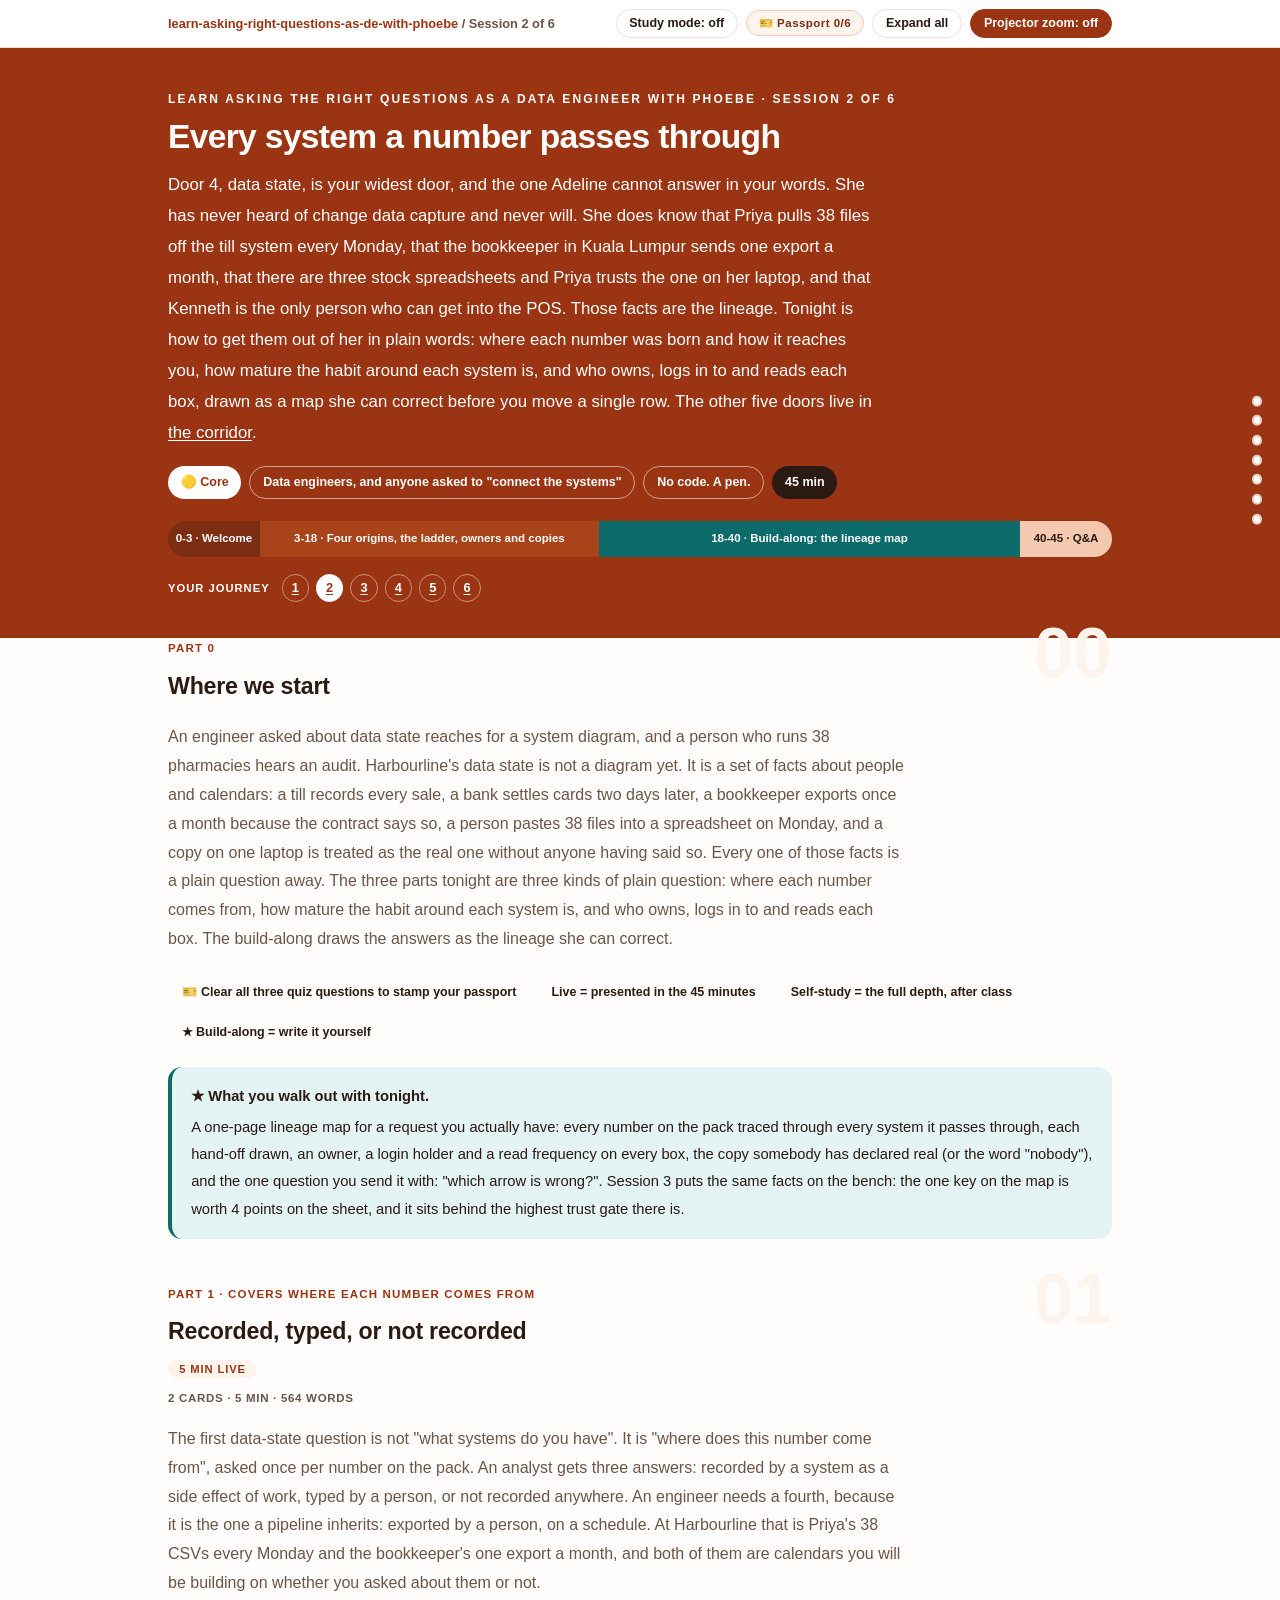
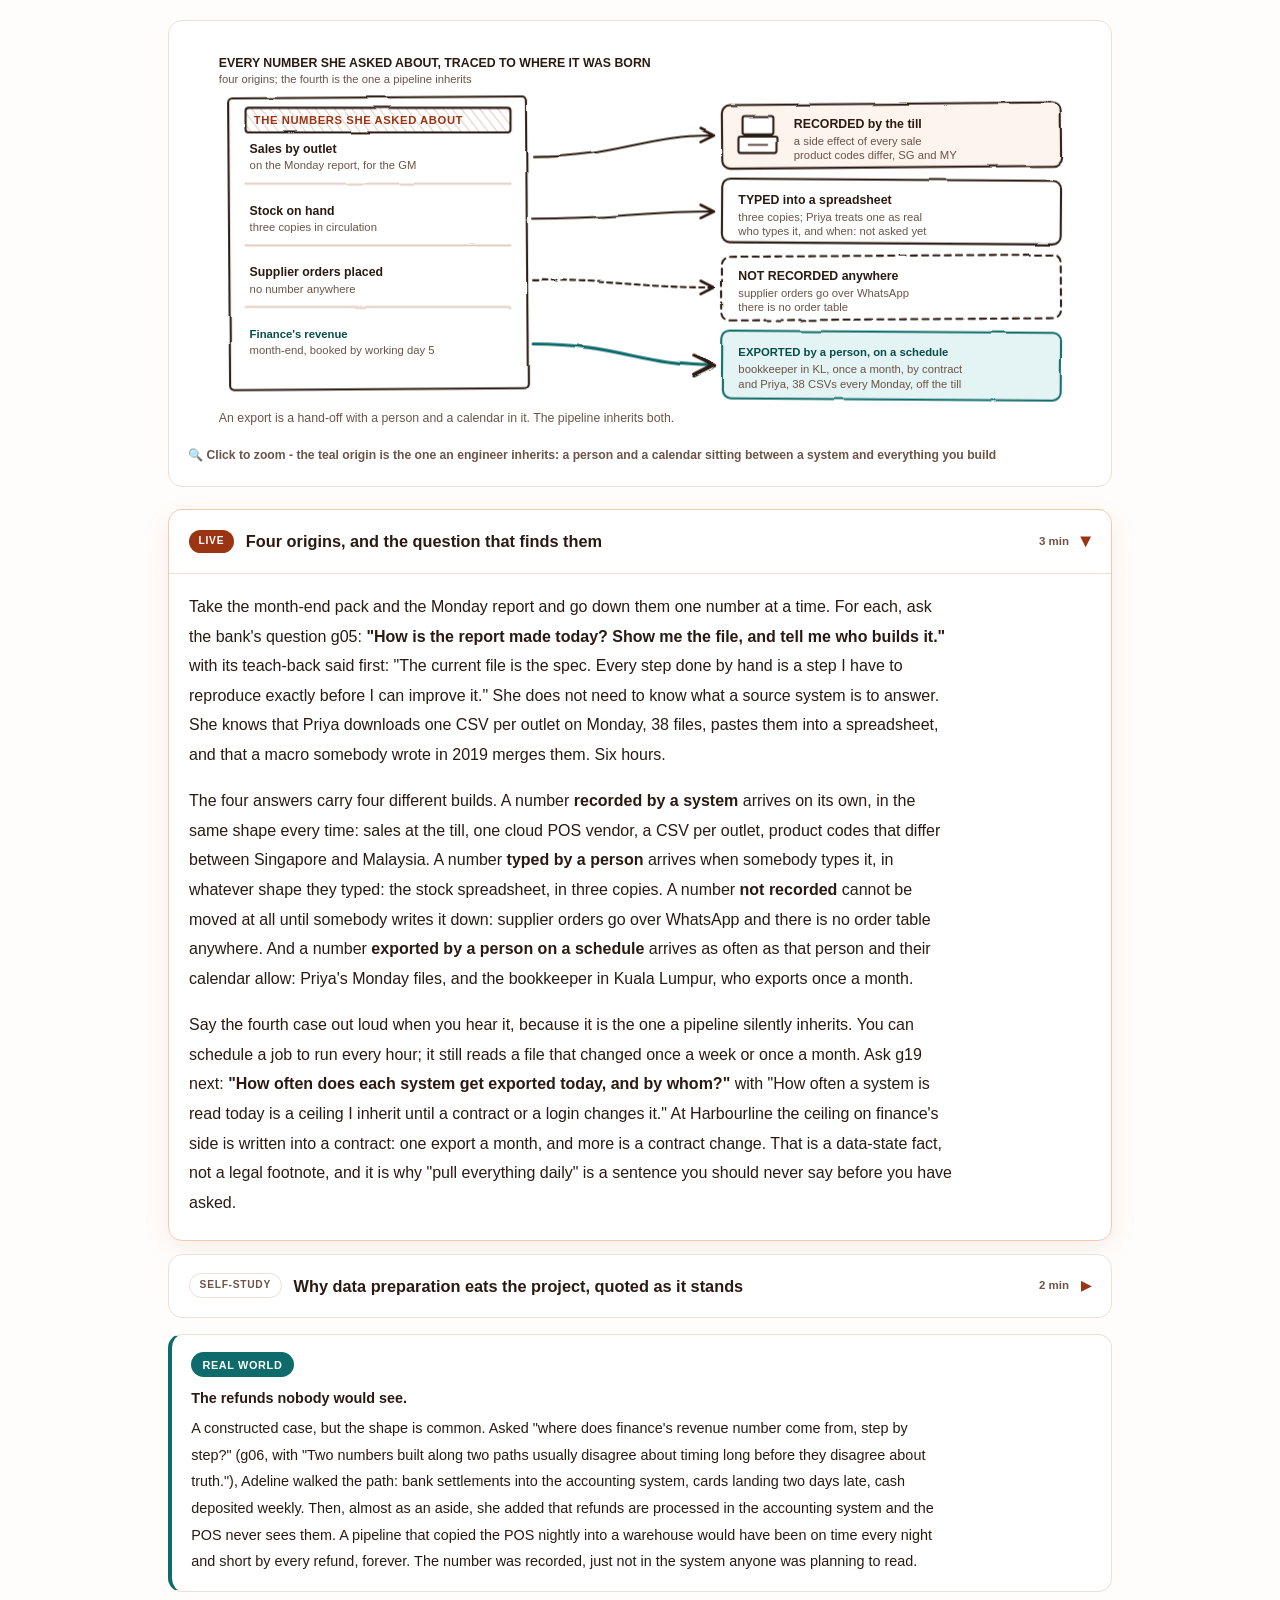
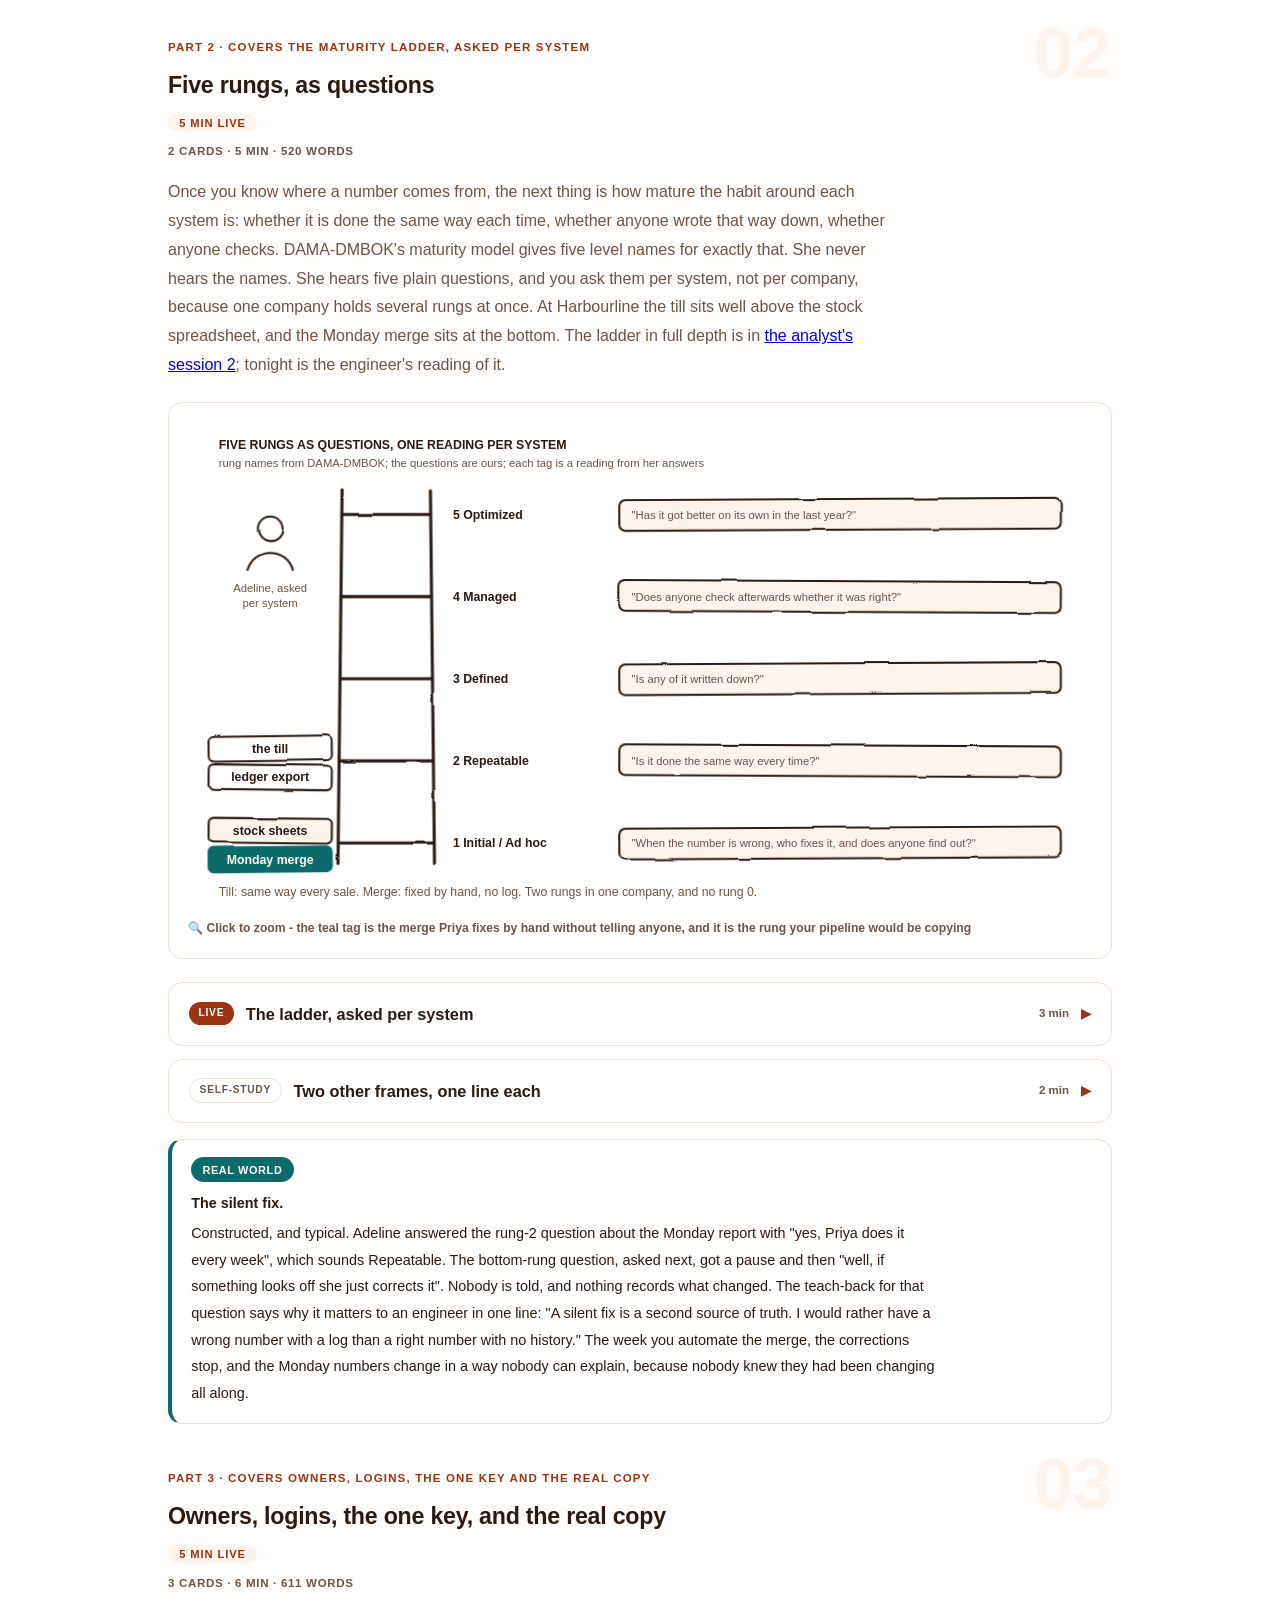
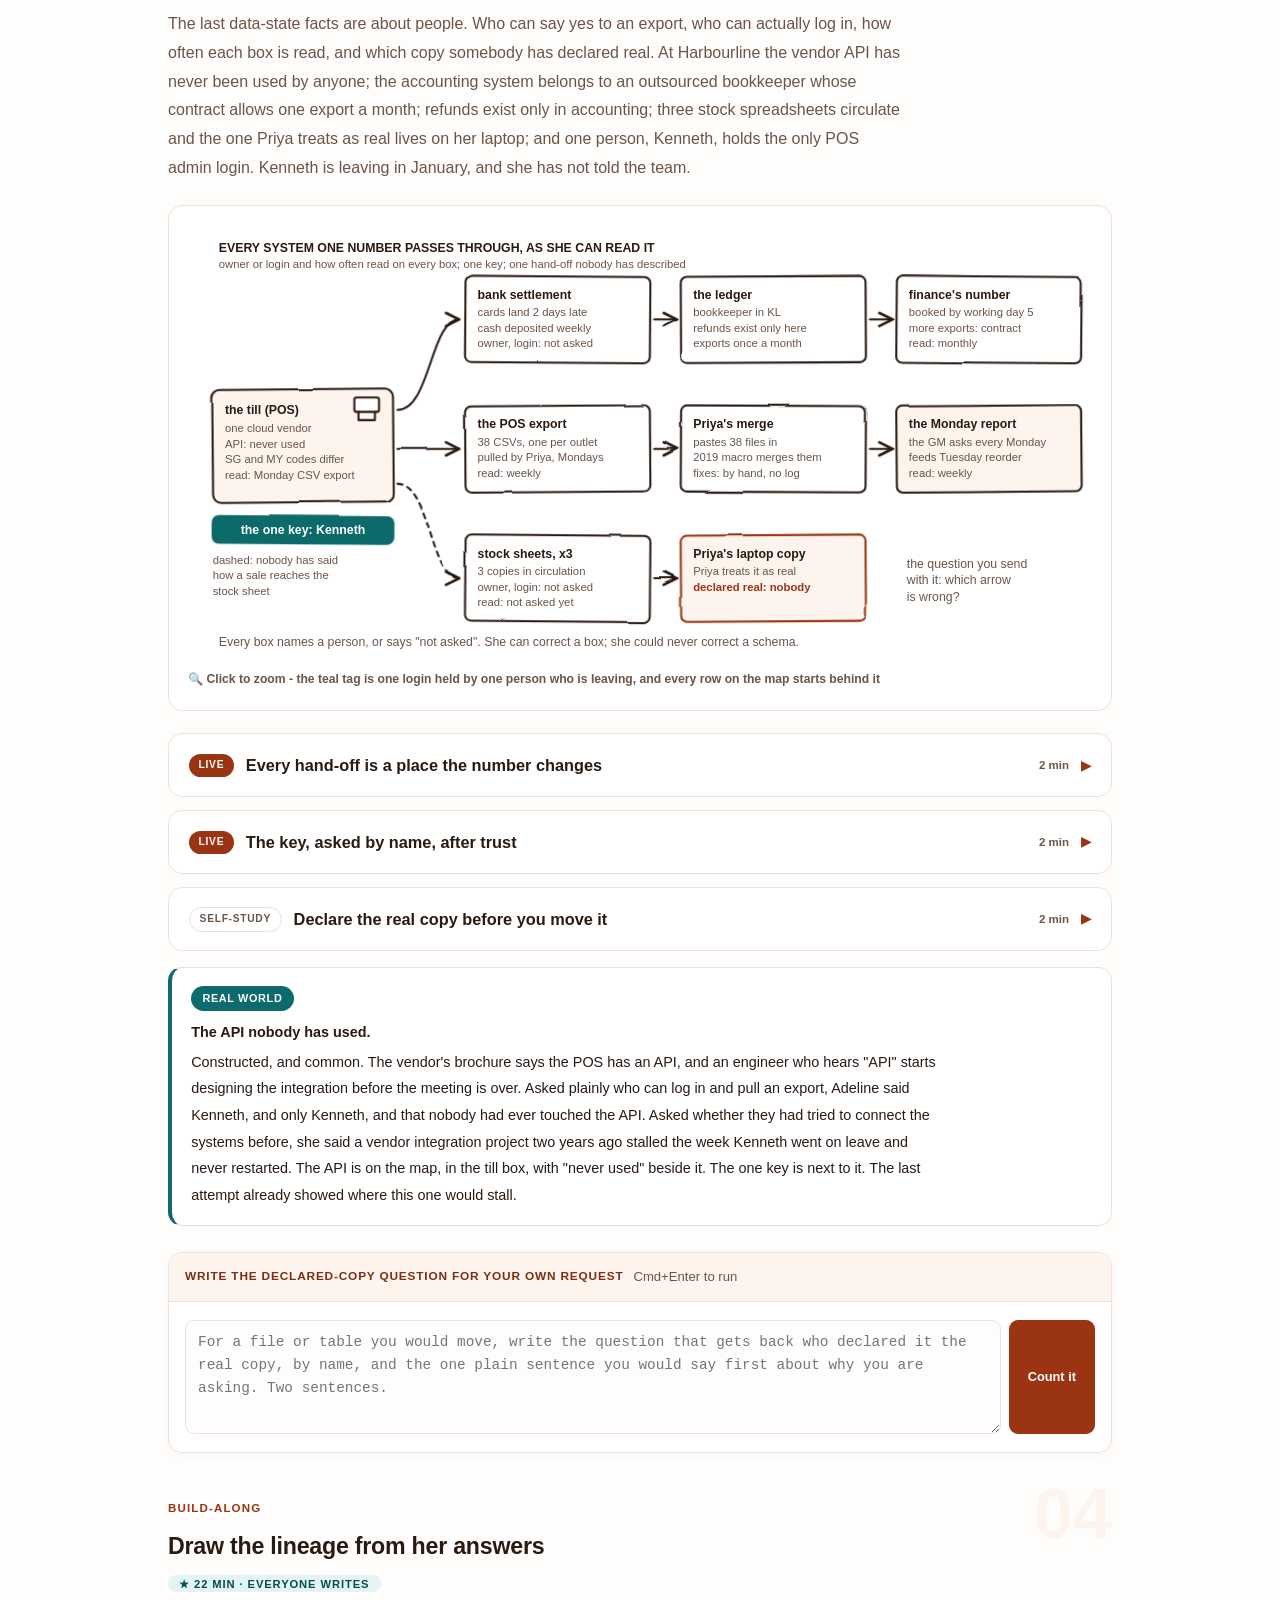
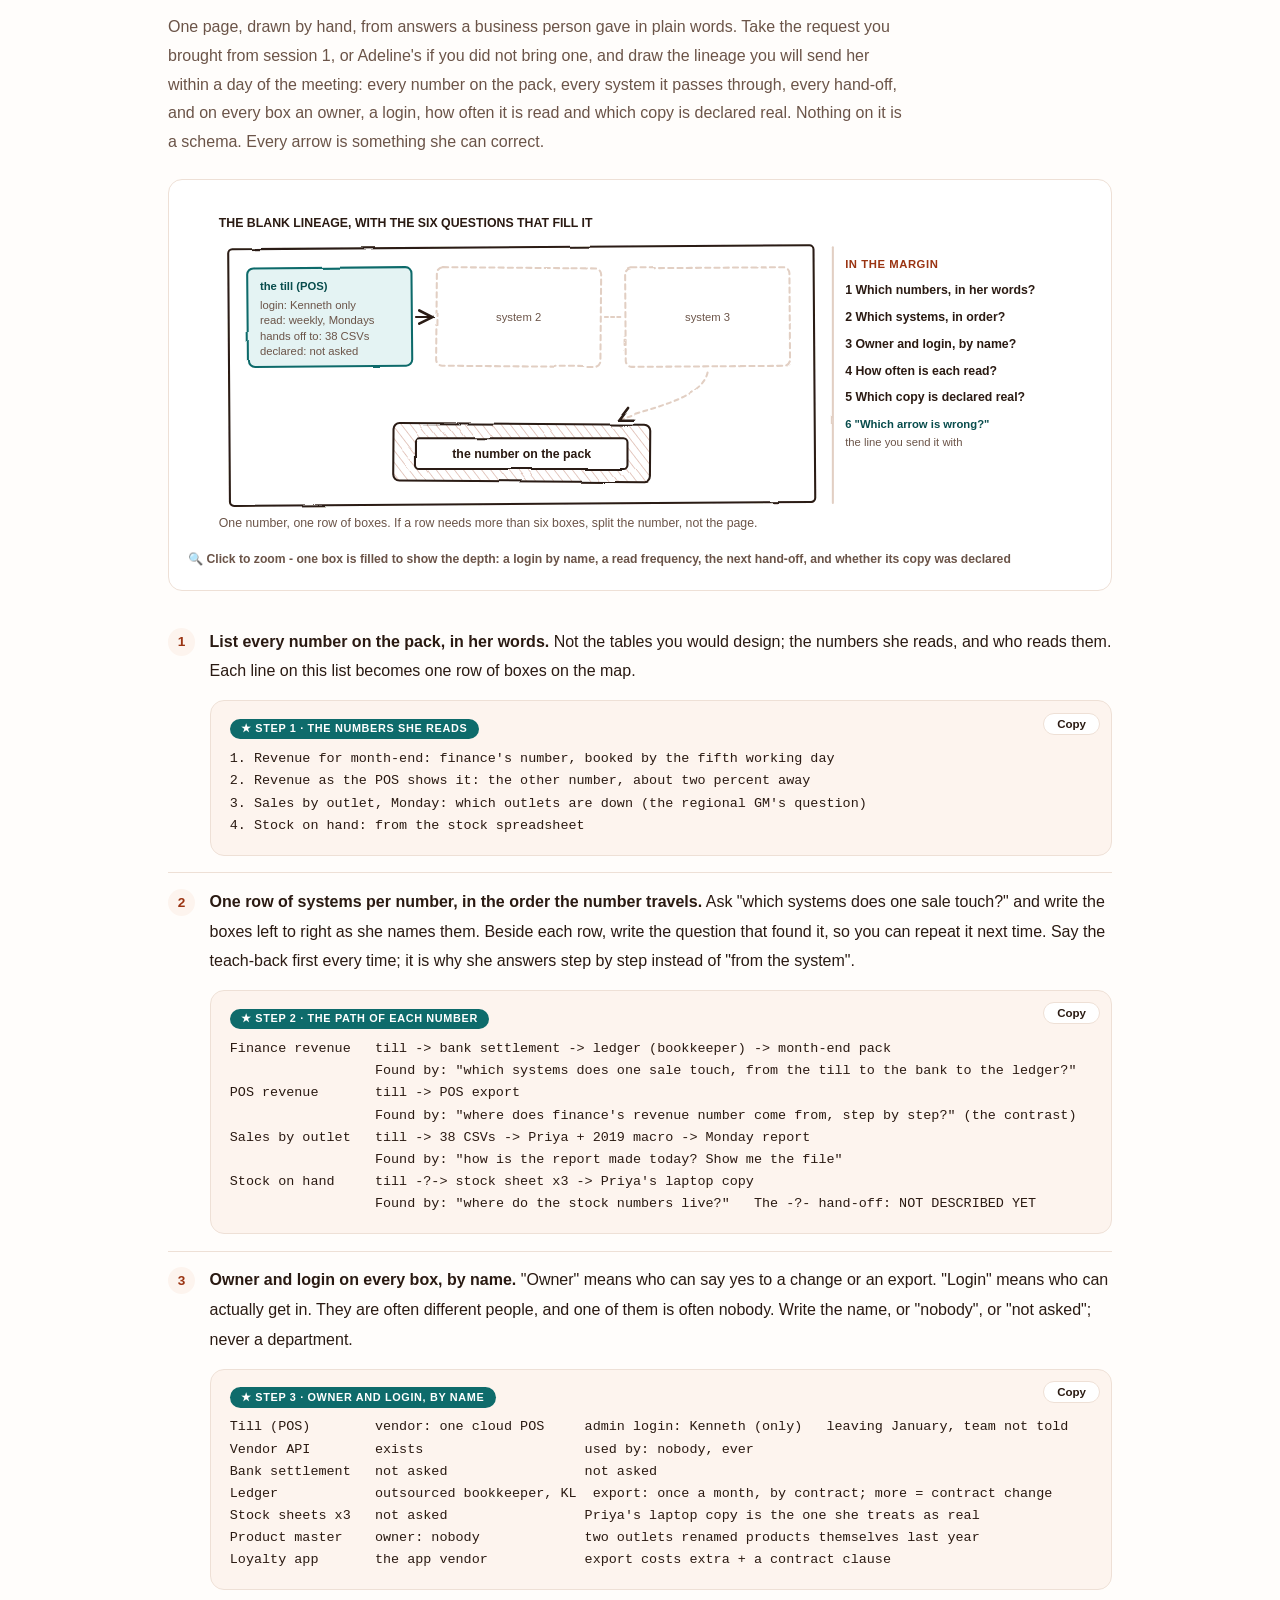
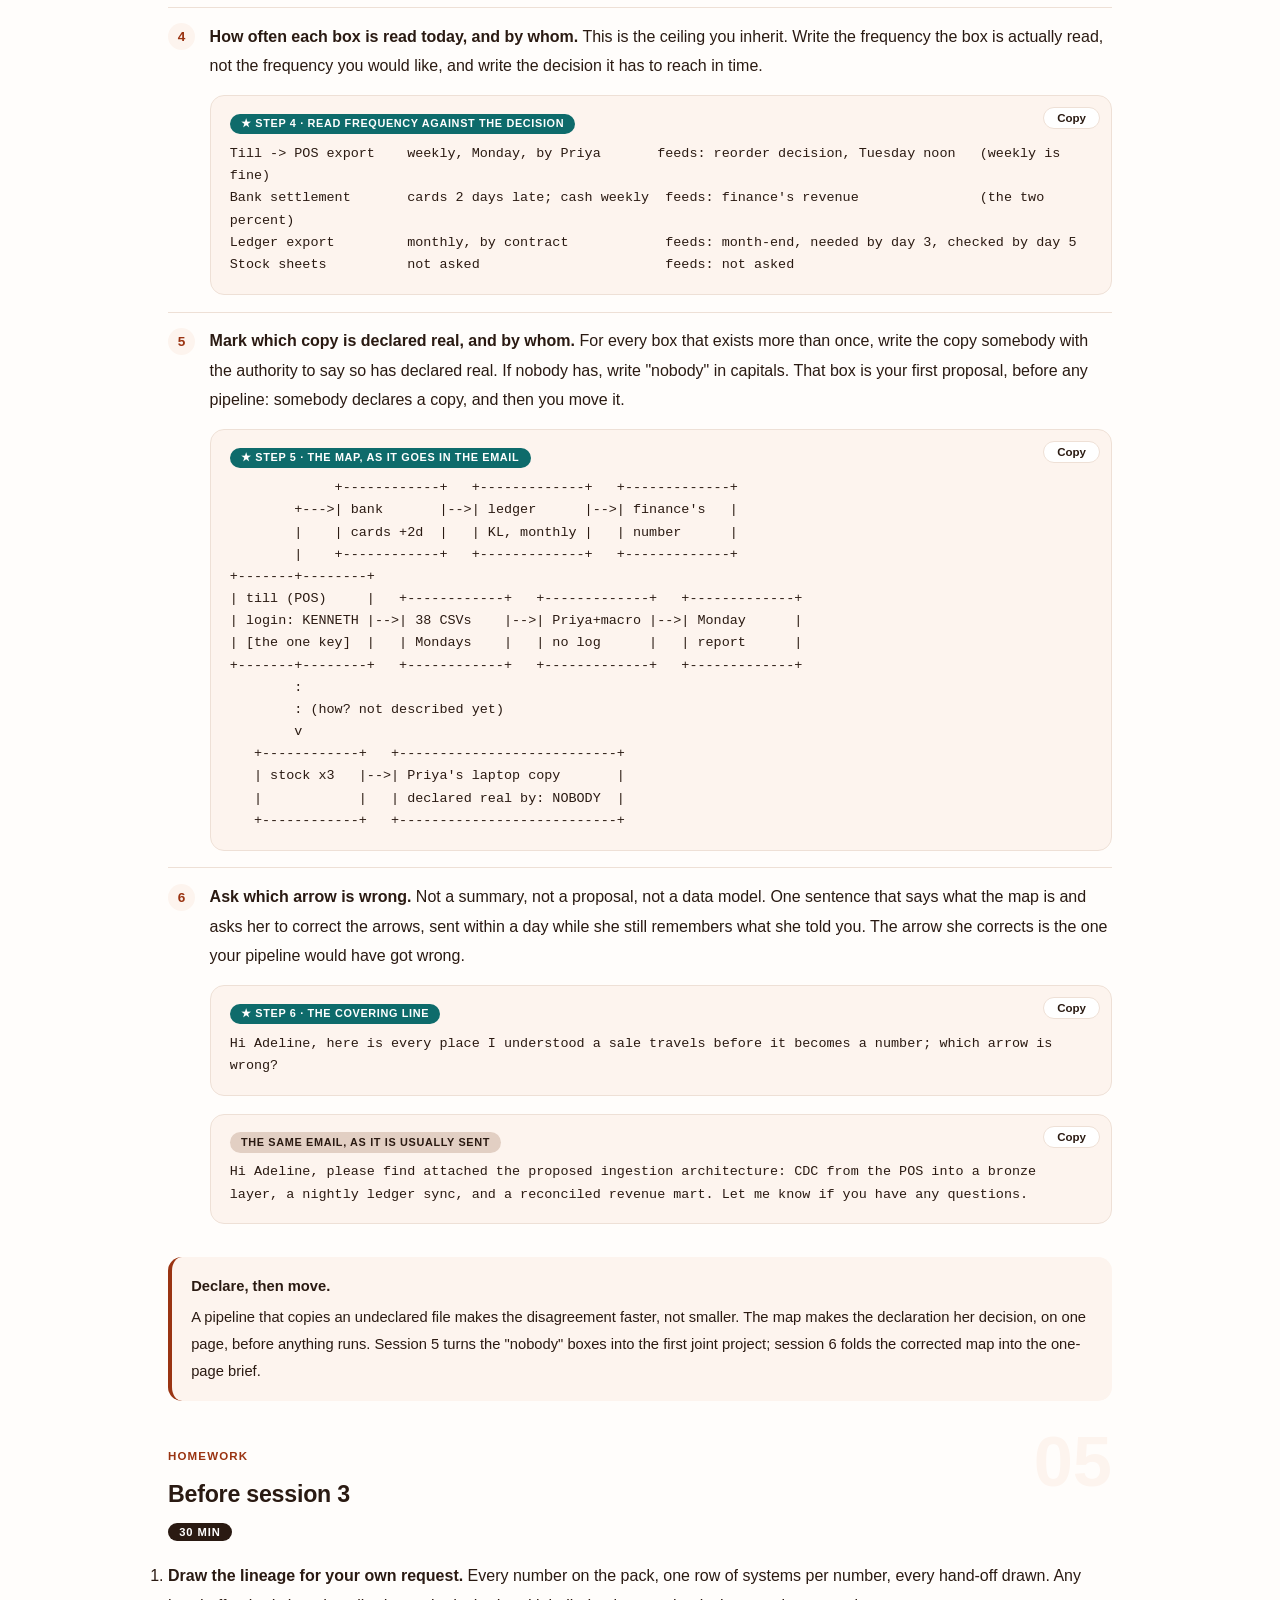
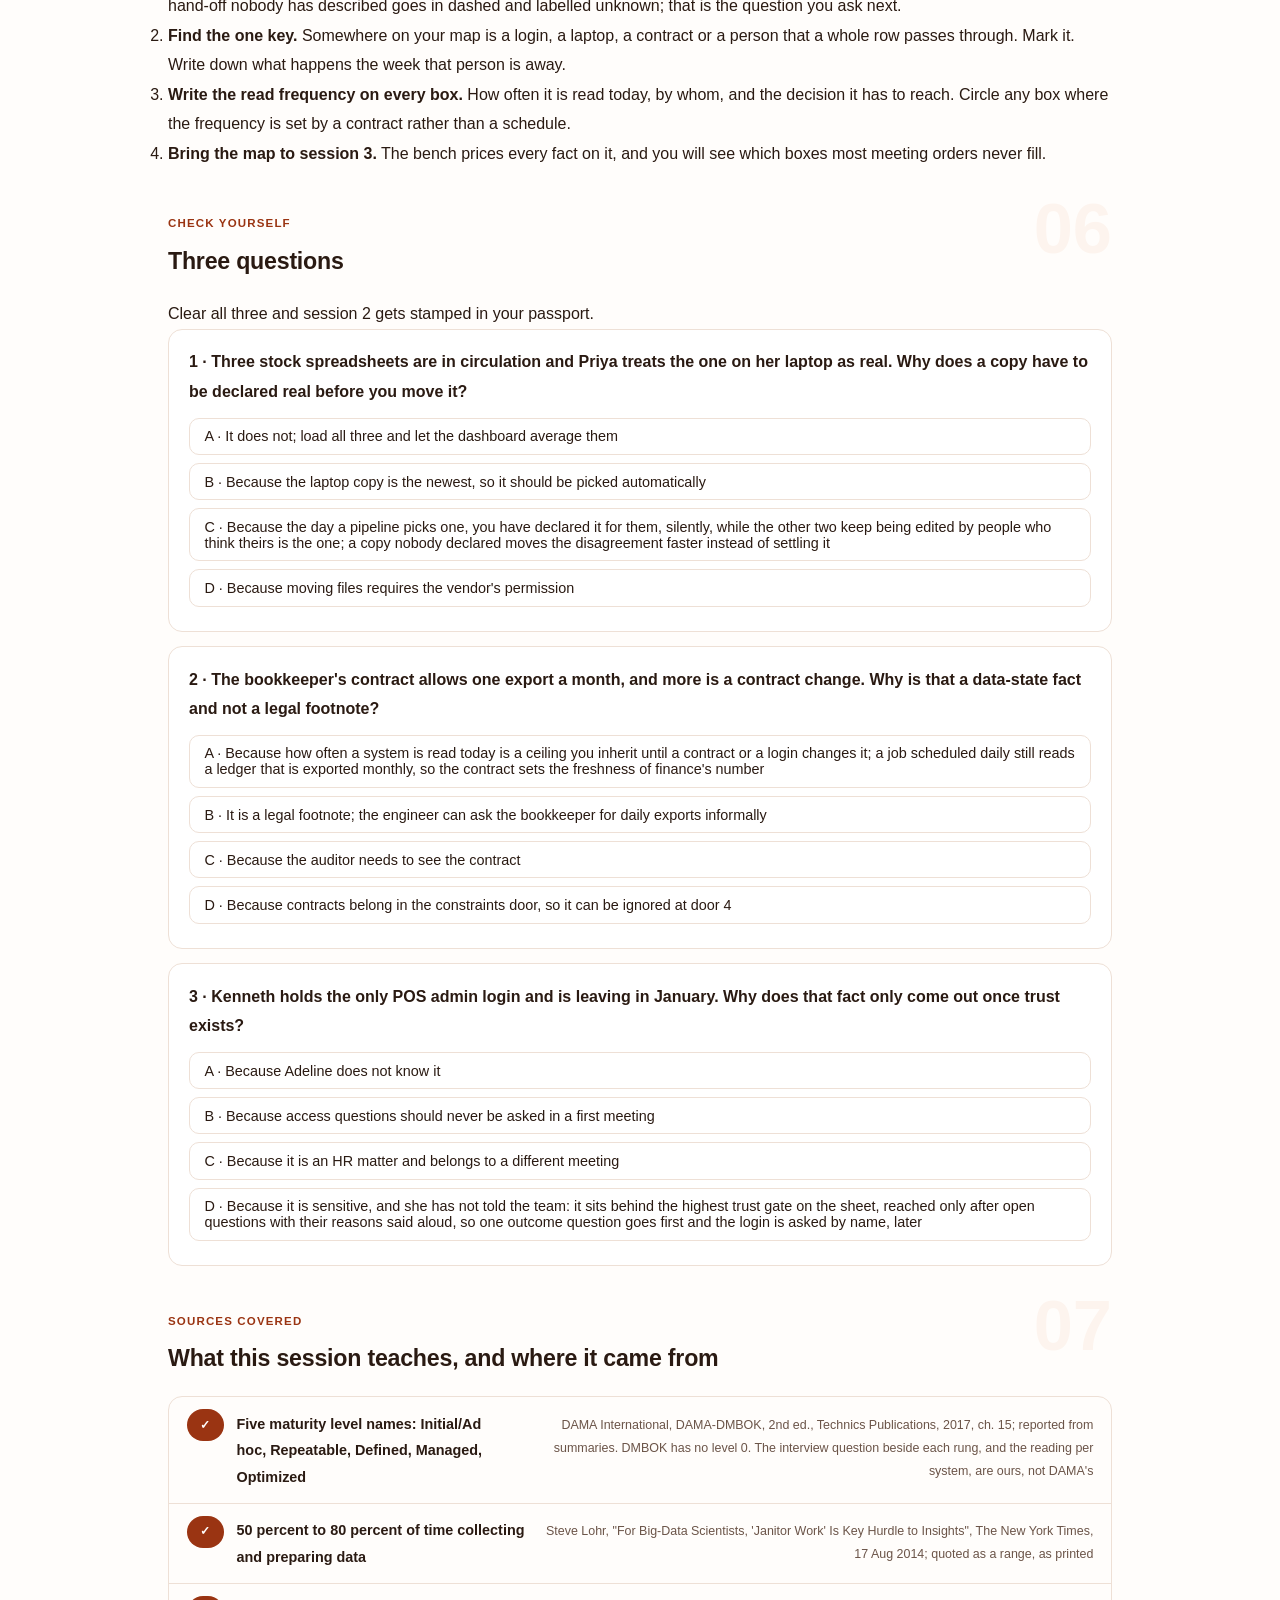
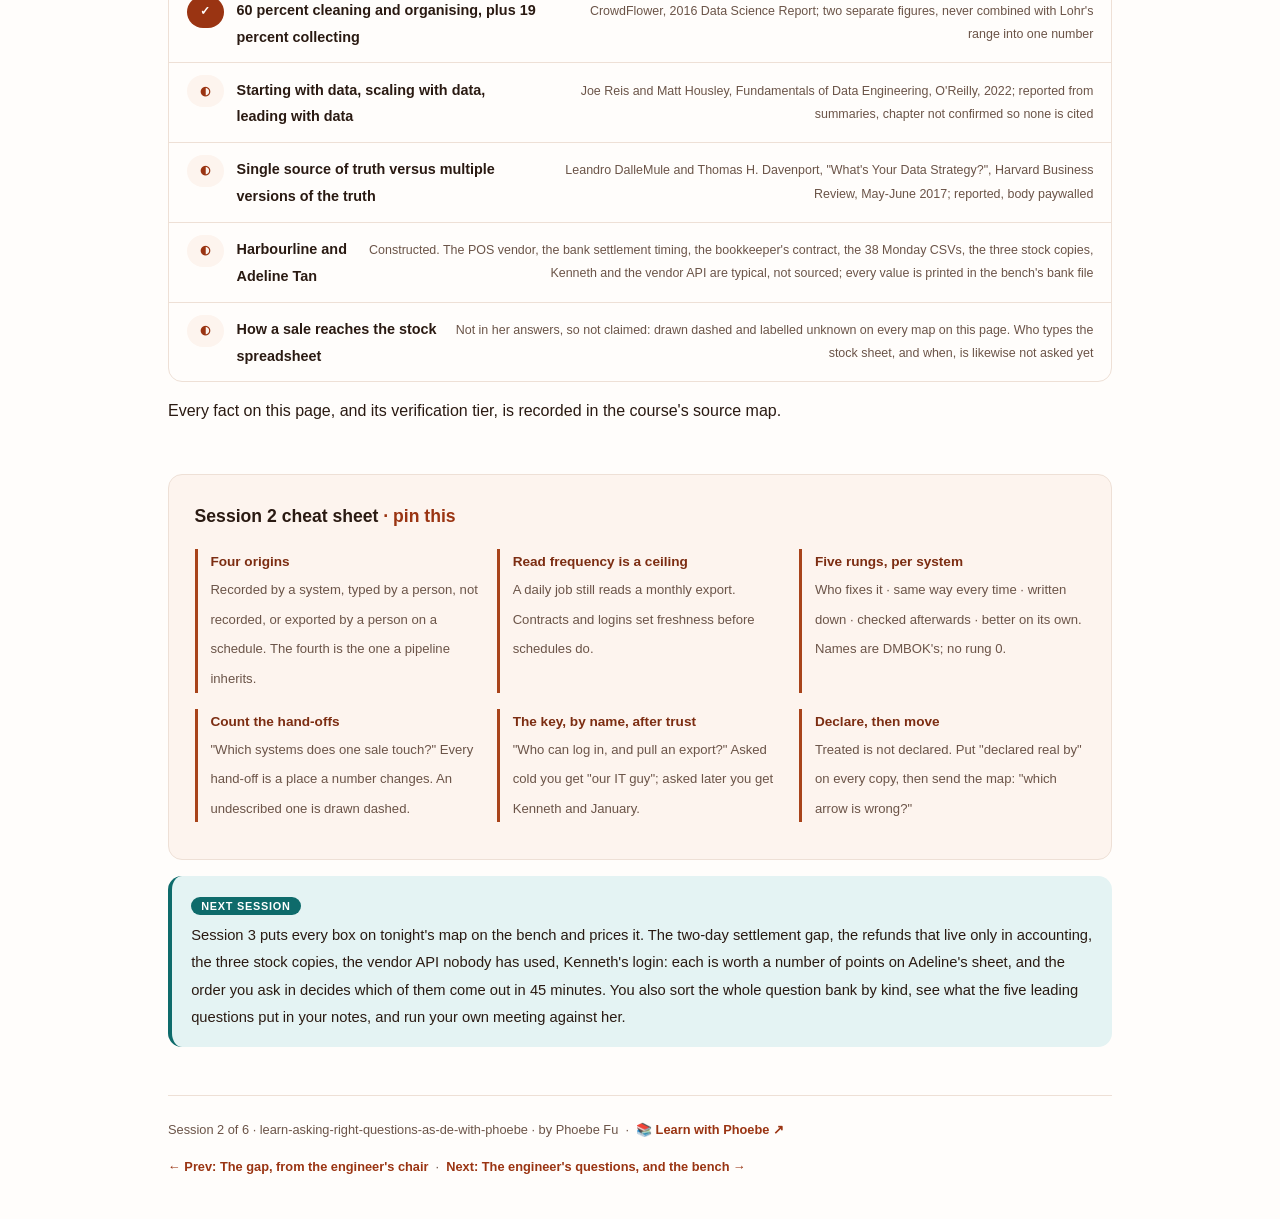
<file: courses/02-every-system-a-number-passes-through.html>
<!DOCTYPE html>
<html lang="en">
<head>
<meta charset="UTF-8">
<meta name="viewport" content="width=device-width, initial-scale=1.0">
<!-- social:start -->
<meta name="description" content="Session 2 of 6. How a data engineer gets the real data state out of a person who has never seen a schema: whether each number was recorded, typed, not recorded, or exported by a person on a schedule; a five-rung ladder asked per system as plain questions; and the lineage map with an owner, a login, a read frequency and a declared-real copy on every box.">
<meta property="og:type" content="article">
<meta property="og:site_name" content="Learn with Phoebe">
<meta property="og:title" content="Every system a number passes through - learn asking the right questions as a data engineer with phoebe">
<meta property="og:description" content="Session 2 of 6. Four origins, five rungs per system, owners and logins by name, and the lineage map she can correct.">
<meta property="og:url" content="https://phoebefu6.github.io/learn-asking-right-questions-as-de-with-phoebe/courses/02-every-system-a-number-passes-through.html">
<meta property="og:image" content="https://phoebefu6.github.io/learn-asking-right-questions-as-de-with-phoebe/assets/og-cover.png">
<meta property="og:image:width" content="1200">
<meta property="og:image:height" content="630">
<meta name="twitter:card" content="summary_large_image">
<meta name="twitter:title" content="Every system a number passes through - learn asking the right questions as a data engineer with phoebe">
<meta name="twitter:description" content="Session 2 of 6. Four origins, the ladder per system, the one key, the lineage map.">
<meta name="twitter:image" content="https://phoebefu6.github.io/learn-asking-right-questions-as-de-with-phoebe/assets/og-cover.png">
<!-- social:end -->
<title>Session 2 · Every system a number passes through - learn asking the right questions as a data engineer with phoebe</title>
<link rel="stylesheet" href="../assets/style.css?v=19">
</head>
<body>

<div class="toolbar">
  <div class="wrap">
    <span class="crumb"><a href="../index.html">learn-asking-right-questions-as-de-with-phoebe</a> / Session 2 of 6</span>
    <button class="btn" id="toggle-all" type="button">Expand all</button>
    <button class="btn primary" id="zoom-toggle" type="button">Projector zoom: off</button>
  </div>
</div>

<header class="masthead">
  <div class="wrap">
    <div class="eyebrow">Learn Asking the Right Questions as a Data Engineer with Phoebe · Session 2 of 6</div>
    <h1>Every system a <span class="accent">number</span> passes through</h1>
    <p class="sub">Door 4, data state, is your widest door, and the one Adeline cannot answer in your words. She has never heard of change data capture and never will. She does know that Priya pulls 38 files off the till system every Monday, that the bookkeeper in Kuala Lumpur sends one export a month, that there are three stock spreadsheets and Priya trusts the one on her laptop, and that Kenneth is the only person who can get into the POS. Those facts are the lineage. Tonight is how to get them out of her in plain words: where each number was born and how it reaches you, how mature the habit around each system is, and who owns, logs in to and reads each box, drawn as a map she can correct before you move a single row. The other five doors live in <a href="https://phoebefu6.github.io/learn-asking-right-questions-as-da-with-phoebe/courses/01-why-the-gap-and-the-six-doors.html">the corridor</a>.</p>
    <div class="chip-row">
      <span class="chip level">🟡 Core</span>
      <span class="chip audience">Data engineers, and anyone asked to "connect the systems"</span>
      <span class="chip audience">No code. A pen.</span>
      <span class="chip time">45 min</span>
    </div>
    <div class="agenda">
      <span class="a1" style="flex:1">0-3 · Welcome</span>
      <span class="a2" style="flex:4">3-18 · Four origins, the ladder, owners and copies</span>
      <span class="a3" style="flex:5">18-40 · Build-along: the lineage map</span>
      <span class="a4" style="flex:1">40-45 · Q&amp;A</span>
    </div>
  </div>
</header>

<main class="wrap">

  <section class="section" id="intro">
    <div class="section-kicker">
      <span class="klabel">Part 0</span>
      <h2>Where we start</h2>
    </div>
    <p class="lede">An engineer asked about data state reaches for a system diagram, and a person who runs 38 pharmacies hears an audit. Harbourline's data state is not a diagram yet. It is a set of facts about people and calendars: a till records every sale, a bank settles cards two days later, a bookkeeper exports once a month because the contract says so, a person pastes 38 files into a spreadsheet on Monday, and a copy on one laptop is treated as the real one without anyone having said so. Every one of those facts is a plain question away. The three parts tonight are three kinds of plain question: where each number comes from, how mature the habit around each system is, and who owns, logs in to and reads each box. The build-along draws the answers as the lineage she can correct.</p>

    <div class="legend">
      <span class="pill">🎫 Clear all three quiz questions to stamp your passport</span>
      <span class="pill">Live = presented in the 45 minutes</span>
      <span class="pill">Self-study = the full depth, after class</span>
      <span class="pill">★ Build-along = write it yourself</span>
    </div>

    <div class="callout win">
      <p><strong>★ What you walk out with tonight.</strong> A one-page lineage map for a request you actually have: every number on the pack traced through every system it passes through, each hand-off drawn, an owner, a login holder and a read frequency on every box, the copy somebody has declared real (or the word "nobody"), and the one question you send it with: "which arrow is wrong?". Session 3 puts the same facts on the bench: the one key on the map is worth 4 points on the sheet, and it sits behind the highest trust gate there is.</p>
    </div>
  </section>

  <section class="section" id="part-1">
    <div class="section-kicker">
      <span class="klabel">Part 1 · covers where each number comes from</span>
      <h2>Recorded, typed, or not recorded</h2>
      <span class="tag concept">5 min live</span>
    </div>
    <p class="lede">The first data-state question is not "what systems do you have". It is "where does this number come from", asked once per number on the pack. An analyst gets three answers: recorded by a system as a side effect of work, typed by a person, or not recorded anywhere. An engineer needs a fourth, because it is the one a pipeline inherits: exported by a person, on a schedule. At Harbourline that is Priya's 38 CSVs every Monday and the bookkeeper's one export a month, and both of them are calendars you will be building on whether you asked about them or not.</p>

    <figure class="zoomable">
      <svg viewBox="0 0 880 384" xmlns="http://www.w3.org/2000/svg" role="img" aria-label="A hand-drawn page listing four numbers Adeline asked about: sales by outlet, stock on hand, supplier orders placed, and finance's revenue. An arrow traces each to its origin on the right. Sales by outlet comes from a till, recorded as a side effect of every sale. Stock on hand is typed into a spreadsheet that exists in three copies. Supplier orders are not recorded anywhere, because they go over WhatsApp. Finance's revenue arrives exported by a person on a schedule, the bookkeeper once a month by contract, drawn in teal because it is the origin an engineer inherits; Priya's 38 Monday CSVs off the till are the same kind of hand-off.">
        <defs>
          <filter id="s2aSk" x="-3%" y="-3%" width="106%" height="106%"><feTurbulence type="fractalNoise" baseFrequency="0.02" numOctaves="2" seed="52" result="n"/><feDisplacementMap in="SourceGraphic" in2="n" scale="2.4" xChannelSelector="R" yChannelSelector="G"/></filter>
          <pattern id="s2aHc" patternUnits="userSpaceOnUse" width="7" height="7" patternTransform="rotate(-38)"><line x1="0" y1="0" x2="0" y2="7" stroke="#9A3412" stroke-width="1" opacity=".5"/></pattern>
          <marker id="s2aAr" viewBox="0 0 10 10" refX="9" refY="5" markerWidth="8" markerHeight="8" orient="auto"><path d="M1 1 L9 5 L1 9" fill="none" stroke="#2A1A12" stroke-width="1.6" stroke-linecap="round"/></marker>
        </defs>
        <style>
          .s2aH { font: 800 12px Inter, sans-serif; fill: #2A1A12; }
          .s2aL { font: 600 12px Inter, sans-serif; fill: #2A1A12; }
          .s2aS { font: 400 11px Inter, sans-serif; fill: #6B5448; }
          .s2aB { font: 800 11px Inter, sans-serif; fill: #084C4C; }
          .s2aA { font: 700 11px Inter, sans-serif; fill: #9A3412; letter-spacing: .05em; }
          .s2aN { font: 400 12px Inter, sans-serif; fill: #6B5448; }
        </style>

        <text class="s2aH" x="30" y="26">EVERY NUMBER SHE ASKED ABOUT, TRACED TO WHERE IT WAS BORN</text>
        <text class="s2aS" x="30" y="42">four origins; the fourth is the one a pipeline inherits</text>

        <g filter="url(#s2aSk)" fill="none" stroke="#2A1A12" stroke-width="2" stroke-linecap="round" stroke-linejoin="round">
          <!-- the page of numbers -->
          <rect x="40" y="56" width="290" height="284" rx="4" transform="rotate(-0.4 185 198)" fill="#FFFFFF"/>
          <rect x="56" y="66" width="258" height="24" rx="3" fill="url(#s2aHc)"/>
          <path d="M56 140 L314 140 M56 200 L314 200 M56 260 L314 260" stroke="#E2CFC3"/>
          <!-- arrows, row to origin, never crossing -->
          <path d="M336 114 C420 114 440 93 512 93" marker-end="url(#s2aAr)"/>
          <path d="M336 174 C420 174 440 167 512 167" marker-end="url(#s2aAr)"/>
          <path d="M336 234 C420 234 440 241 512 241" stroke-dasharray="5 4" marker-end="url(#s2aAr)"/>
          <path d="M336 296 C420 296 440 317 512 317" stroke="#0E6B6B" stroke-width="3" marker-end="url(#s2aAr)"/>
          <!-- origin 1: the till, the doodle anchor -->
          <rect x="520" y="62" width="330" height="62" rx="8" transform="rotate(-0.5 685 93)" fill="#FDF4EE"/>
          <rect x="540" y="74" width="30" height="18" rx="2" fill="#FFFFFF"/>
          <rect x="536" y="94" width="38" height="16" rx="2" fill="#FFFFFF"/>
          <path d="M546 102 L564 102" stroke="#6B5448"/>
          <!-- origin 2: typed into a spreadsheet -->
          <rect x="520" y="136" width="330" height="62" rx="8" transform="rotate(0.4 685 167)" fill="#FFFFFF"/>
          <!-- origin 3: not recorded, dashed -->
          <rect x="520" y="210" width="330" height="62" rx="8" transform="rotate(-0.4 685 241)" fill="#FFFFFF" stroke-dasharray="6 5"/>
          <!-- origin 4: exported by a person on a schedule, the one the figure is about -->
          <rect x="520" y="284" width="330" height="66" rx="8" transform="rotate(0.4 685 317)" fill="#E4F3F3" stroke="#0E6B6B"/>
        </g>

        <text class="s2aA" x="64" y="82">THE NUMBERS SHE ASKED ABOUT</text>
        <text class="s2aL" x="60" y="110">Sales by outlet</text>
        <text class="s2aS" x="60" y="126">on the Monday report, for the GM</text>
        <text class="s2aL" x="60" y="170">Stock on hand</text>
        <text class="s2aS" x="60" y="186">three copies in circulation</text>
        <text class="s2aL" x="60" y="230">Supplier orders placed</text>
        <text class="s2aS" x="60" y="246">no number anywhere</text>
        <text class="s2aB" x="60" y="290">Finance's revenue</text>
        <text class="s2aS" x="60" y="306">month-end, booked by working day 5</text>

        <text class="s2aL" x="590" y="86">RECORDED by the till</text>
        <text class="s2aS" x="590" y="102">a side effect of every sale</text>
        <text class="s2aS" x="590" y="116">product codes differ, SG and MY</text>

        <text class="s2aL" x="536" y="160">TYPED into a spreadsheet</text>
        <text class="s2aS" x="536" y="176">three copies; Priya treats one as real</text>
        <text class="s2aS" x="536" y="190">who types it, and when: not asked yet</text>

        <text class="s2aL" x="536" y="234">NOT RECORDED anywhere</text>
        <text class="s2aS" x="536" y="250">supplier orders go over WhatsApp</text>
        <text class="s2aS" x="536" y="264">there is no order table</text>

        <text class="s2aB" x="536" y="308">EXPORTED by a person, on a schedule</text>
        <text class="s2aS" x="536" y="324">bookkeeper in KL, once a month, by contract</text>
        <text class="s2aS" x="536" y="339">and Priya, 38 CSVs every Monday, off the till</text>

        <text class="s2aN" x="30" y="372">An export is a hand-off with a person and a calendar in it. The pipeline inherits both.</text>
      </svg>
      <figcaption>🔍 Click to zoom - the teal origin is the one an engineer inherits: a person and a calendar sitting between a system and everything you build</figcaption>
    </figure>

    <details class="card" open>
      <summary><span class="mode live">Live</span>Four origins, and the question that finds them<span class="mini">3 min</span><span class="caret">▶</span></summary>
      <div class="body">
        <p>Take the month-end pack and the Monday report and go down them one number at a time. For each, ask the bank's question g05: <strong>"How is the report made today? Show me the file, and tell me who builds it."</strong> with its teach-back said first: "The current file is the spec. Every step done by hand is a step I have to reproduce exactly before I can improve it." She does not need to know what a source system is to answer. She knows that Priya downloads one CSV per outlet on Monday, 38 files, pastes them into a spreadsheet, and that a macro somebody wrote in 2019 merges them. Six hours.</p>
        <p>The four answers carry four different builds. A number <strong>recorded by a system</strong> arrives on its own, in the same shape every time: sales at the till, one cloud POS vendor, a CSV per outlet, product codes that differ between Singapore and Malaysia. A number <strong>typed by a person</strong> arrives when somebody types it, in whatever shape they typed: the stock spreadsheet, in three copies. A number <strong>not recorded</strong> cannot be moved at all until somebody writes it down: supplier orders go over WhatsApp and there is no order table anywhere. And a number <strong>exported by a person on a schedule</strong> arrives as often as that person and their calendar allow: Priya's Monday files, and the bookkeeper in Kuala Lumpur, who exports once a month.</p>
        <p>Say the fourth case out loud when you hear it, because it is the one a pipeline silently inherits. You can schedule a job to run every hour; it still reads a file that changed once a week or once a month. Ask g19 next: <strong>"How often does each system get exported today, and by whom?"</strong> with "How often a system is read today is a ceiling I inherit until a contract or a login changes it." At Harbourline the ceiling on finance's side is written into a contract: one export a month, and more is a contract change. That is a data-state fact, not a legal footnote, and it is why "pull everything daily" is a sentence you should never say before you have asked.</p>
      </div>
    </details>

    <details class="card">
      <summary><span class="mode self">Self-study</span>Why data preparation eats the project, quoted as it stands<span class="mini">2 min</span><span class="caret">▶</span></summary>
      <div class="body">
        <p>Two sources are usually run together into one number, and they should not be. In 2014 Steve Lohr reported in <em>The New York Times</em> that data scientists spend 50 percent to 80 percent of their time collecting and preparing data before it can be explored. In 2016 CrowdFlower's data science report found respondents spending 60 percent of their time cleaning and organising data and a further 19 percent collecting it. Two sources, two methods, two shapes of answer: one a range for collecting and preparing together, the other two separate figures. Quote whichever you use as it stands, and never fold them into one cleaning figure taken from the top of Lohr's range, because nobody measured that number.</p>
        <p>The point for door 4 is the reason behind both. Preparation time is mostly the cost of the typed, the absent and the exported: reconciling three stock copies, finding out that refunds live only in the accounting system, discovering in week three that the finance export you planned to read nightly exists once a month. Every minute spent asking "where does this come from, and how does it reach you" is a minute not spent in week three finding out the hard way.</p>
      </div>
    </details>

    <div class="callout example">
      <span class="ex-pill">Real world</span>
      <p><strong>The refunds nobody would see.</strong> A constructed case, but the shape is common. Asked "where does finance's revenue number come from, step by step?" (g06, with "Two numbers built along two paths usually disagree about timing long before they disagree about truth."), Adeline walked the path: bank settlements into the accounting system, cards landing two days late, cash deposited weekly. Then, almost as an aside, she added that refunds are processed in the accounting system and the POS never sees them. A pipeline that copied the POS nightly into a warehouse would have been on time every night and short by every refund, forever. The number was recorded, just not in the system anyone was planning to read.</p>
    </div>
  </section>

  <section class="section" id="part-2">
    <div class="section-kicker">
      <span class="klabel">Part 2 · covers the maturity ladder, asked per system</span>
      <h2>Five rungs, as questions</h2>
      <span class="tag concept">5 min live</span>
    </div>
    <p class="lede">Once you know where a number comes from, the next thing is how mature the habit around each system is: whether it is done the same way each time, whether anyone wrote that way down, whether anyone checks. DAMA-DMBOK's maturity model gives five level names for exactly that. She never hears the names. She hears five plain questions, and you ask them per system, not per company, because one company holds several rungs at once. At Harbourline the till sits well above the stock spreadsheet, and the Monday merge sits at the bottom. The ladder in full depth is in <a href="https://phoebefu6.github.io/learn-asking-right-questions-as-da-with-phoebe/courses/02-reading-their-data-state.html">the analyst's session 2</a>; tonight is the engineer's reading of it.</p>

    <figure class="zoomable">
      <svg viewBox="0 0 880 472" xmlns="http://www.w3.org/2000/svg" role="img" aria-label="A hand-drawn ladder with five rungs named as DAMA-DMBOK names them, from Initial or ad hoc at the bottom to Optimized at the top, each with the plain question that tests for it in a panel on the right. On the left, tags show where each Harbourline system sits from her answers. On rung 1: the stock sheets, and the Monday merge, drawn in teal because it is the one the figure is about: Priya fixes it by hand and nobody is told. On rung 2: the till, which records every sale the same way, and the ledger export, which the bookkeeper sends once a month. Rungs 3 to 5 are empty because nothing she said reaches them. A small figure of Adeline stands at the upper left.">
        <defs>
          <filter id="s2bSk" x="-3%" y="-3%" width="106%" height="106%"><feTurbulence type="fractalNoise" baseFrequency="0.02" numOctaves="2" seed="63" result="n"/><feDisplacementMap in="SourceGraphic" in2="n" scale="2.4" xChannelSelector="R" yChannelSelector="G"/></filter>
          <pattern id="s2bHc" patternUnits="userSpaceOnUse" width="7" height="7" patternTransform="rotate(-38)"><line x1="0" y1="0" x2="0" y2="7" stroke="#9A3412" stroke-width="1" opacity=".5"/></pattern>
          <marker id="s2bAr" viewBox="0 0 10 10" refX="9" refY="5" markerWidth="8" markerHeight="8" orient="auto"><path d="M1 1 L9 5 L1 9" fill="none" stroke="#2A1A12" stroke-width="1.6" stroke-linecap="round"/></marker>
        </defs>
        <style>
          .s2bH { font: 800 12px Inter, sans-serif; fill: #2A1A12; }
          .s2bL { font: 600 12px Inter, sans-serif; fill: #2A1A12; }
          .s2bS { font: 400 11px Inter, sans-serif; fill: #6B5448; }
          .s2bV { font: 800 16px Inter, sans-serif; fill: #7C2D12; }
          .s2bW { font: 800 12px Inter, sans-serif; fill: #FFFFFF; }
          .s2bN { font: 400 12px Inter, sans-serif; fill: #6B5448; }
        </style>

        <text class="s2bH" x="30" y="26">FIVE RUNGS AS QUESTIONS, ONE READING PER SYSTEM</text>
        <text class="s2bS" x="30" y="44">rung names from DAMA-DMBOK; the questions are ours; each tag is a reading from her answers</text>

        <g filter="url(#s2bSk)" fill="none" stroke="#2A1A12" stroke-width="2" stroke-linecap="round" stroke-linejoin="round">
          <!-- the rails -->
          <path d="M150 66 L146 430" stroke-width="3"/>
          <path d="M236 66 L240 430" stroke-width="3"/>
          <!-- five rungs, bottom is rung 1 -->
          <path d="M148 410 L238 410" stroke-width="3"/>
          <path d="M148 330 L238 330" stroke-width="3"/>
          <path d="M149 250 L237 250" stroke-width="3"/>
          <path d="M149 170 L237 170" stroke-width="3"/>
          <path d="M150 90 L236 90" stroke-width="3"/>
          <!-- Adeline, the doodle anchor -->
          <circle cx="80" cy="104" r="12"/>
          <path d="M58 144 C64 122 96 122 102 144"/>
          <!-- rung 2 tags -->
          <rect x="20" y="306" width="120" height="24" rx="5" transform="rotate(-0.8 80 318)" fill="#FFFFFF"/>
          <rect x="20" y="334" width="120" height="24" rx="5" transform="rotate(0.7 80 346)" fill="#FFFFFF"/>
          <!-- rung 1 tags: stock sheets, and the Monday merge in teal -->
          <rect x="20" y="386" width="120" height="24" rx="5" transform="rotate(0.6 80 398)" fill="#FDF4EE"/>
          <rect x="20" y="414" width="120" height="24" rx="5" transform="rotate(-0.7 80 426)" fill="#0E6B6B" stroke="#0E6B6B"/>
          <!-- the question panels -->
          <rect x="420" y="75" width="430" height="30" rx="6" transform="rotate(-0.3 635 90)" fill="#FDF4EE"/>
          <rect x="420" y="155" width="430" height="30" rx="6" transform="rotate(0.3 635 170)" fill="#FDF4EE"/>
          <rect x="420" y="235" width="430" height="30" rx="6" transform="rotate(-0.3 635 250)" fill="#FDF4EE"/>
          <rect x="420" y="315" width="430" height="30" rx="6" transform="rotate(0.3 635 330)" fill="#FDF4EE"/>
          <rect x="420" y="395" width="430" height="30" rx="6" transform="rotate(-0.3 635 410)" fill="#FDF4EE"/>
        </g>

        <text class="s2bL" x="258" y="94">5 Optimized</text>
        <text class="s2bL" x="258" y="174">4 Managed</text>
        <text class="s2bL" x="258" y="254">3 Defined</text>
        <text class="s2bL" x="258" y="334">2 Repeatable</text>
        <text class="s2bL" x="258" y="414">1 Initial / Ad hoc</text>

        <text class="s2bS" x="432" y="94">"Has it got better on its own in the last year?"</text>
        <text class="s2bS" x="432" y="174">"Does anyone check afterwards whether it was right?"</text>
        <text class="s2bS" x="432" y="254">"Is any of it written down?"</text>
        <text class="s2bS" x="432" y="334">"Is it done the same way every time?"</text>
        <text class="s2bS" x="432" y="414">"When the number is wrong, who fixes it, and does anyone find out?"</text>

        <text class="s2bS" x="80" y="166" text-anchor="middle">Adeline, asked</text>
        <text class="s2bS" x="80" y="180" text-anchor="middle">per system</text>

        <text class="s2bL" x="80" y="322" text-anchor="middle">the till</text>
        <text class="s2bL" x="80" y="350" text-anchor="middle">ledger export</text>
        <text class="s2bL" x="80" y="402" text-anchor="middle">stock sheets</text>
        <text class="s2bW" x="80" y="430" text-anchor="middle">Monday merge</text>

        <text class="s2bN" x="30" y="462">Till: same way every sale. Merge: fixed by hand, no log. Two rungs in one company, and no rung 0.</text>
      </svg>
      <figcaption>🔍 Click to zoom - the teal tag is the merge Priya fixes by hand without telling anyone, and it is the rung your pipeline would be copying</figcaption>
    </figure>

    <details class="card">
      <summary><span class="mode live">Live</span>The ladder, asked per system<span class="mini">3 min</span><span class="caret">▶</span></summary>
      <div class="body">
        <p>DAMA-DMBOK, 2nd edition, chapter 15, names five levels of data management maturity: <strong>Initial/Ad hoc, Repeatable, Defined, Managed, Optimized</strong>. Five, not six: DMBOK has no level 0. The names are the whole of what is borrowed, and they are reported from summaries rather than read from the book. The questions beside each rung are ours, written so a person who runs pharmacies can answer them about her own systems.</p>
        <p>Ask them once per box on the map. The <strong>till</strong>: it records every sale the same way, so it is at least rung 2; whether anything about it is written down is a question you have not asked yet, so you do not place it higher. The <strong>ledger export</strong>: the bookkeeper sends it once a month by contract, the same way each time, rung 2 on what you know. The <strong>stock sheets</strong>: three copies in circulation and none declared real, rung 1. The <strong>Monday merge</strong>: 38 files pasted by hand and a macro somebody wrote in 2019, and the bottom-rung question gets the decisive answer, asked as g20: <strong>"When a number in the report is wrong, who fixes it, and does anyone find out?"</strong> Priya fixes it by hand in the spreadsheet; nobody is told; there is no record of what changed. Rung 1.</p>
        <p>Write the rung beside each system in your notes and <strong>never tell her the number</strong>. "Your merge is a 1" is a grade, and a grade ends a conversation that was going well. What the reading gives you, as an engineer, is where the pipeline must not start: never copy the lowest rung faithfully and call it done. A job that reproduces the Monday merge on a schedule reproduces the silent fixes too, or loses them, and either way the number changes without a record. The real assessment, with the practices behind each level, is a governance discipline, taught in the <a href="https://phoebefu6.github.io/learn-governance-101-with-phoebe/">Governance 101 course</a>; in a discovery meeting the ladder is an interview aid and nothing more.</p>
      </div>
    </details>

    <details class="card">
      <summary><span class="mode self">Self-study</span>Two other frames, one line each<span class="mini">2 min</span><span class="caret">▶</span></summary>
      <div class="body">
        <p>Joe Reis and Matt Housley, in <em>Fundamentals of Data Engineering</em> (O'Reilly, 2022), describe companies as starting with data, scaling with data or leading with data, reported here from summaries rather than a page. Harbourline is starting with data: one recorded source, one person who assembles the report, a bookkeeper on a monthly contract, and a request that is really a request to be able to answer an auditor. Whatever you propose should fit a company at that stage, which rules out most of what a platform vendor would propose.</p>
        <p>Leandro DalleMule and Thomas H. Davenport, in "What's Your Data Strategy?" (<em>Harvard Business Review</em>, May-June 2017, reported), ask whether a company needs a single source of truth or several fit-for-purpose versions of the truth. Harbourline has both problems by accident: the POS and finance are two versions of revenue built along two paths, and the stock sheet is three versions of one thing with no agreed copy. The frame is useful because it names a choice. A company can decide to run two versions of revenue on purpose, one for Monday and one for the auditor; it should not discover it has.</p>
      </div>
    </details>

    <div class="callout example">
      <span class="ex-pill">Real world</span>
      <p><strong>The silent fix.</strong> Constructed, and typical. Adeline answered the rung-2 question about the Monday report with "yes, Priya does it every week", which sounds Repeatable. The bottom-rung question, asked next, got a pause and then "well, if something looks off she just corrects it". Nobody is told, and nothing records what changed. The teach-back for that question says why it matters to an engineer in one line: "A silent fix is a second source of truth. I would rather have a wrong number with a log than a right number with no history." The week you automate the merge, the corrections stop, and the Monday numbers change in a way nobody can explain, because nobody knew they had been changing all along.</p>
    </div>
  </section>

  <section class="section" id="part-3">
    <div class="section-kicker">
      <span class="klabel">Part 3 · covers owners, logins, the one key and the real copy</span>
      <h2>Owners, logins, the one key, and the real copy</h2>
      <span class="tag concept">5 min live</span>
    </div>
    <p class="lede">The last data-state facts are about people. Who can say yes to an export, who can actually log in, how often each box is read, and which copy somebody has declared real. At Harbourline the vendor API has never been used by anyone; the accounting system belongs to an outsourced bookkeeper whose contract allows one export a month; refunds exist only in accounting; three stock spreadsheets circulate and the one Priya treats as real lives on her laptop; and one person, Kenneth, holds the only POS admin login. Kenneth is leaving in January, and she has not told the team.</p>

    <figure class="zoomable">
      <svg viewBox="0 0 880 422" xmlns="http://www.w3.org/2000/svg" role="img" aria-label="The Harbourline lineage map, hand-drawn. On the left, the till, one cloud POS vendor, with its API never used and product codes that differ between Singapore and Malaysia. Below it, a teal tag: the one key, Kenneth's login. Three rows run right from the till. Row one: bank settlement, cards landing two days late and cash deposited weekly, then the ledger kept by the bookkeeper in Kuala Lumpur where refunds exist, exported once a month, then finance's number, booked by working day 5. Row two: the POS export of 38 CSVs pulled by Priya on Mondays, then Priya's merge with the 2019 macro and silent fixes, then the Monday report the GM reads. Row three, reached by a dashed arrow because nobody has said how a sale reaches it: three stock sheets, then Priya's laptop copy, which she treats as real and nobody has declared real. Every box carries an owner or login and how often it is read.">
        <defs>
          <filter id="s2cSk" x="-3%" y="-3%" width="106%" height="106%"><feTurbulence type="fractalNoise" baseFrequency="0.02" numOctaves="2" seed="74" result="n"/><feDisplacementMap in="SourceGraphic" in2="n" scale="2.4" xChannelSelector="R" yChannelSelector="G"/></filter>
          <pattern id="s2cHc" patternUnits="userSpaceOnUse" width="7" height="7" patternTransform="rotate(-38)"><line x1="0" y1="0" x2="0" y2="7" stroke="#9A3412" stroke-width="1" opacity=".5"/></pattern>
          <marker id="s2cAr" viewBox="0 0 10 10" refX="9" refY="5" markerWidth="8" markerHeight="8" orient="auto"><path d="M1 1 L9 5 L1 9" fill="none" stroke="#2A1A12" stroke-width="1.6" stroke-linecap="round"/></marker>
        </defs>
        <style>
          .s2cH { font: 800 12px Inter, sans-serif; fill: #2A1A12; }
          .s2cL { font: 600 12px Inter, sans-serif; fill: #2A1A12; }
          .s2cS { font: 400 11px Inter, sans-serif; fill: #6B5448; }
          .s2cB { font: 800 11px Inter, sans-serif; fill: #084C4C; }
          .s2cA { font: 700 11px Inter, sans-serif; fill: #9A3412; }
          .s2cW { font: 800 12px Inter, sans-serif; fill: #FFFFFF; }
          .s2cN { font: 400 12px Inter, sans-serif; fill: #6B5448; }
        </style>

        <text class="s2cH" x="30" y="26">EVERY SYSTEM ONE NUMBER PASSES THROUGH, AS SHE CAN READ IT</text>
        <text class="s2cS" x="30" y="42">owner or login and how often read on every box; one key; one hand-off nobody has described</text>

        <g filter="url(#s2cSk)" fill="none" stroke="#2A1A12" stroke-width="2" stroke-linecap="round" stroke-linejoin="round">
          <!-- the till, left column, with the doodle anchor -->
          <rect x="24" y="160" width="176" height="110" rx="8" transform="rotate(-0.5 112 215)" fill="#FDF4EE"/>
          <rect x="162" y="168" width="24" height="14" rx="2" fill="#FFFFFF"/>
          <path d="M166 182 L166 190 L182 190 L182 182"/>
          <!-- the one key -->
          <rect x="24" y="284" width="176" height="26" rx="6" transform="rotate(0.4 112 297)" fill="#0E6B6B" stroke="#0E6B6B"/>
          <!-- row 1: bank, ledger, finance -->
          <rect x="270" y="50" width="180" height="84" rx="6" transform="rotate(0.4 360 92)" fill="#FFFFFF"/>
          <rect x="480" y="50" width="180" height="84" rx="6" transform="rotate(-0.3 570 92)" fill="#FFFFFF"/>
          <rect x="690" y="50" width="180" height="84" rx="6" transform="rotate(0.5 780 92)" fill="#FFFFFF"/>
          <!-- row 2: export, merge, report -->
          <rect x="270" y="176" width="180" height="84" rx="6" transform="rotate(-0.4 360 218)" fill="#FFFFFF"/>
          <rect x="480" y="176" width="180" height="84" rx="6" transform="rotate(0.3 570 218)" fill="#FFFFFF"/>
          <rect x="690" y="176" width="180" height="84" rx="6" transform="rotate(-0.5 780 218)" fill="#FDF4EE"/>
          <!-- row 3: stock sheets, the laptop copy -->
          <rect x="270" y="302" width="180" height="84" rx="6" transform="rotate(0.5 360 344)" fill="#FFFFFF"/>
          <rect x="480" y="302" width="180" height="84" rx="6" transform="rotate(-0.4 570 344)" fill="#FDF4EE" stroke="#9A3412"/>
          <!-- till to each row; the stock hand-off is dashed because nobody has described it -->
          <path d="M204 180 C236 180 236 92 264 92" marker-end="url(#s2cAr)"/>
          <path d="M204 218 L264 218" marker-end="url(#s2cAr)"/>
          <path d="M204 252 C236 252 236 344 264 344" stroke-dasharray="5 5" marker-end="url(#s2cAr)"/>
          <!-- hand-offs along each row -->
          <path d="M454 92 L476 92" marker-end="url(#s2cAr)"/>
          <path d="M664 92 L686 92" marker-end="url(#s2cAr)"/>
          <path d="M454 218 L476 218" marker-end="url(#s2cAr)"/>
          <path d="M664 218 L686 218" marker-end="url(#s2cAr)"/>
          <path d="M454 344 L476 344" marker-end="url(#s2cAr)"/>
        </g>

        <text class="s2cL" x="36" y="184">the till (POS)</text>
        <text class="s2cS" x="36" y="202">one cloud vendor</text>
        <text class="s2cS" x="36" y="217">API: never used</text>
        <text class="s2cS" x="36" y="232">SG and MY codes differ</text>
        <text class="s2cS" x="36" y="247">read: Monday CSV export</text>
        <text class="s2cW" x="112" y="301" text-anchor="middle">the one key: Kenneth</text>
        <text class="s2cS" x="24" y="330">dashed: nobody has said</text>
        <text class="s2cS" x="24" y="345">how a sale reaches the</text>
        <text class="s2cS" x="24" y="360">stock sheet</text>

        <text class="s2cL" x="282" y="72">bank settlement</text>
        <text class="s2cS" x="282" y="89">cards land 2 days late</text>
        <text class="s2cS" x="282" y="104">cash deposited weekly</text>
        <text class="s2cS" x="282" y="119">owner, login: not asked</text>

        <text class="s2cL" x="492" y="72">the ledger</text>
        <text class="s2cS" x="492" y="89">bookkeeper in KL</text>
        <text class="s2cS" x="492" y="104">refunds exist only here</text>
        <text class="s2cS" x="492" y="119">exports once a month</text>

        <text class="s2cL" x="702" y="72">finance's number</text>
        <text class="s2cS" x="702" y="89">booked by working day 5</text>
        <text class="s2cS" x="702" y="104">more exports: contract</text>
        <text class="s2cS" x="702" y="119">read: monthly</text>

        <text class="s2cL" x="282" y="198">the POS export</text>
        <text class="s2cS" x="282" y="215">38 CSVs, one per outlet</text>
        <text class="s2cS" x="282" y="230">pulled by Priya, Mondays</text>
        <text class="s2cS" x="282" y="245">read: weekly</text>

        <text class="s2cL" x="492" y="198">Priya's merge</text>
        <text class="s2cS" x="492" y="215">pastes 38 files in</text>
        <text class="s2cS" x="492" y="230">2019 macro merges them</text>
        <text class="s2cS" x="492" y="245">fixes: by hand, no log</text>

        <text class="s2cL" x="702" y="198">the Monday report</text>
        <text class="s2cS" x="702" y="215">the GM asks every Monday</text>
        <text class="s2cS" x="702" y="230">feeds Tuesday reorder</text>
        <text class="s2cS" x="702" y="245">read: weekly</text>

        <text class="s2cL" x="282" y="324">stock sheets, x3</text>
        <text class="s2cS" x="282" y="341">3 copies in circulation</text>
        <text class="s2cS" x="282" y="356">owner, login: not asked</text>
        <text class="s2cS" x="282" y="371">read: not asked yet</text>

        <text class="s2cL" x="492" y="324">Priya's laptop copy</text>
        <text class="s2cS" x="492" y="341">Priya treats it as real</text>
        <text class="s2cA" x="492" y="356">declared real: nobody</text>

        <text class="s2cN" x="700" y="334">the question you send</text>
        <text class="s2cN" x="700" y="350">with it: which arrow</text>
        <text class="s2cN" x="700" y="366">is wrong?</text>

        <text class="s2cN" x="30" y="410">Every box names a person, or says "not asked". She can correct a box; she could never correct a schema.</text>
      </svg>
      <figcaption>🔍 Click to zoom - the teal tag is one login held by one person who is leaving, and every row on the map starts behind it</figcaption>
    </figure>

    <details class="card">
      <summary><span class="mode live">Live</span>Every hand-off is a place the number changes<span class="mini">2 min</span><span class="caret">▶</span></summary>
      <div class="body">
        <p>The map starts with one question, g08: <strong>"Which systems does one sale touch, from the till to the bank to the ledger?"</strong> Say the teach-back first: "Every hand-off between systems is a place a number can change. I am counting the hand-offs." She can answer that without knowing a single technical word, and she answers in order: the till, the bank settlement, the ledger the bookkeeper keeps. That row alone explains most of the two percent: card settlements land two days late, cash is deposited weekly, and refunds exist only in the ledger. Two numbers built along two paths, disagreeing about timing before truth.</p>
        <p>Then ask the same question of the Monday side and you get the second row: the till again, 38 CSVs pulled by Priya, her merge, the report. Notice what you do not get. Nobody has told you how a sale on the till ends up as a line in the stock spreadsheet: whether someone counts shelves, types from the till, or copies from last week. Draw that hand-off dashed and label it unknown. A dashed arrow on the map is not a gap in your drawing; it is the next question you ask.</p>
      </div>
    </details>

    <details class="card">
      <summary><span class="mode live">Live</span>The key, asked by name, after trust<span class="mini">2 min</span><span class="caret">▶</span></summary>
      <div class="body">
        <p>Question g09 has to be asked with a name in the answer: <strong>"Who can log in to each of those, and pull an export?"</strong> Teach-back: "Access is the first blocker on most data projects, so I ask early and I ask by name." "IT can" is not an answer. "Kenneth can, and only Kenneth" is, and it is the answer that makes you ask what happens in January.</p>
        <p>Kenneth's leaving date does not come out on the first question, whatever you ask. On the bench it sits behind a trust gate of 3, the highest on the sheet: she volunteers it only after enough open questions, each with its reason said aloud, have shown you are helping her and not auditing her, and every jargon question you ask on the way takes a point of that trust back. It is worth 4 points on the sheet, as much as the outcome itself. That is why the widest door is not the first one: one outcome question first, the month-end and Monday walk-throughs, the systems and the stock copies, and then the login, by name. Ask it cold and you get "our IT guy". Session 3 shows which meeting orders reach it in 45 minutes.</p>
      </div>
    </details>

    <details class="card">
      <summary><span class="mode self">Self-study</span>Declare the real copy before you move it<span class="mini">2 min</span><span class="caret">▶</span></summary>
      <div class="body">
        <p>Question g11: <strong>"Where do the stock numbers live, and which copy is the real one?"</strong> Teach-back: "A file that exists three times has no real copy until someone declares one. I need that declared before I move it anywhere." At Harbourline the answer is three spreadsheets in circulation and one on Priya's laptop that she treats as real. Treated is not declared. Nobody with the authority to say so has said it, which means the day your pipeline picks one, you have declared it for them, silently, and the other two copies keep being edited by the people who think theirs is the one.</p>
        <p>The same logic runs through every box. The vendor API is a fact about the vendor, not about Harbourline: it exists and nobody has ever used it, so it is a possibility, not a source. The loyalty data sits with the app vendor and an export costs extra and needs a contract clause (g12: "Owned means who can say yes to an export. That is usually a contract, not a login."). The bookkeeper's one export a month is in her contract. Each of those is a data-state fact with a signature on it, and each sets a ceiling on your pipeline that no schedule can lift.</p>
      </div>
    </details>

    <div class="callout example">
      <span class="ex-pill">Real world</span>
      <p><strong>The API nobody has used.</strong> Constructed, and common. The vendor's brochure says the POS has an API, and an engineer who hears "API" starts designing the integration before the meeting is over. Asked plainly who can log in and pull an export, Adeline said Kenneth, and only Kenneth, and that nobody had ever touched the API. Asked whether they had tried to connect the systems before, she said a vendor integration project two years ago stalled the week Kenneth went on leave and never restarted. The API is on the map, in the till box, with "never used" beside it. The one key is next to it. The last attempt already showed where this one would stall.</p>
    </div>

    <div class="tryrow" data-fn="wordcount" data-multiline="1" data-title="Write the declared-copy question for your own request" data-hint="For a file or table you would move, write the question that gets back who declared it the real copy, by name, and the one plain sentence you would say first about why you are asking. Two sentences." data-seed="" data-cta="Count it"></div>
  </section>

  <section class="section" id="demo-1">
    <div class="section-kicker">
      <span class="klabel">Build-along</span>
      <h2>Draw the lineage from her answers</h2>
      <span class="tag demo">★ 22 min · everyone writes</span>
    </div>
    <p class="lede">One page, drawn by hand, from answers a business person gave in plain words. Take the request you brought from session 1, or Adeline's if you did not bring one, and draw the lineage you will send her within a day of the meeting: every number on the pack, every system it passes through, every hand-off, and on every box an owner, a login, how often it is read and which copy is declared real. Nothing on it is a schema. Every arrow is something she can correct.</p>

    <figure class="zoomable">
      <svg viewBox="0 0 880 330" xmlns="http://www.w3.org/2000/svg" role="img" aria-label="A hand-drawn blank lineage template on a page: a row of three system boxes joined by arrows, running down to one box for the number on the pack. The first system box is filled in for the till, in teal: login Kenneth only, read weekly on Mondays, hands off to 38 CSVs. The other two boxes are dashed and empty, and the second arrow is dashed because it is still to be asked. In the margin on the right, six numbered questions guide the filling, ending with which arrow is wrong.">
        <defs>
          <filter id="s2dSk" x="-3%" y="-3%" width="106%" height="106%"><feTurbulence type="fractalNoise" baseFrequency="0.02" numOctaves="2" seed="85" result="n"/><feDisplacementMap in="SourceGraphic" in2="n" scale="2.4" xChannelSelector="R" yChannelSelector="G"/></filter>
          <pattern id="s2dHc" patternUnits="userSpaceOnUse" width="7" height="7" patternTransform="rotate(-38)"><line x1="0" y1="0" x2="0" y2="7" stroke="#9A3412" stroke-width="1" opacity=".5"/></pattern>
          <marker id="s2dAr" viewBox="0 0 10 10" refX="9" refY="5" markerWidth="8" markerHeight="8" orient="auto"><path d="M1 1 L9 5 L1 9" fill="none" stroke="#2A1A12" stroke-width="1.6" stroke-linecap="round"/></marker>
        </defs>
        <style>
          .s2dH { font: 800 12px Inter, sans-serif; fill: #2A1A12; }
          .s2dL { font: 600 12px Inter, sans-serif; fill: #2A1A12; }
          .s2dS { font: 400 11px Inter, sans-serif; fill: #6B5448; }
          .s2dB { font: 800 11px Inter, sans-serif; fill: #084C4C; }
          .s2dA { font: 700 11px Inter, sans-serif; fill: #9A3412; letter-spacing: .05em; }
          .s2dN { font: 400 12px Inter, sans-serif; fill: #6B5448; }
        </style>

        <text class="s2dH" x="30" y="26">THE BLANK LINEAGE, WITH THE SIX QUESTIONS THAT FILL IT</text>

        <g filter="url(#s2dSk)" fill="none" stroke="#2A1A12" stroke-width="2" stroke-linecap="round" stroke-linejoin="round">
          <!-- the page, the doodle anchor -->
          <rect x="40" y="46" width="570" height="250" rx="4" transform="rotate(-0.4 325 171)" fill="#FFFFFF"/>
          <!-- three system boxes, the first filled -->
          <rect x="58" y="66" width="160" height="96" rx="6" transform="rotate(-0.5 138 114)" fill="#E4F3F3" stroke="#0E6B6B"/>
          <rect x="242" y="66" width="160" height="96" rx="6" transform="rotate(0.5 322 114)" stroke="#E2CFC3" stroke-dasharray="5 4"/>
          <rect x="426" y="66" width="160" height="96" rx="6" transform="rotate(-0.4 506 114)" stroke="#E2CFC3" stroke-dasharray="5 4"/>
          <!-- hand-offs: one drawn, two to ask -->
          <path d="M222 114 L238 114" marker-end="url(#s2dAr)"/>
          <path d="M406 114 L422 114" stroke="#E2CFC3" stroke-dasharray="3 3"/>
          <path d="M506 168 C500 196 440 204 420 214" stroke="#E2CFC3" stroke-dasharray="4 4" marker-end="url(#s2dAr)"/>
          <!-- the number on the pack -->
          <rect x="200" y="218" width="250" height="56" rx="6" transform="rotate(0.4 325 246)" fill="url(#s2dHc)"/>
          <rect x="222" y="232" width="206" height="30" rx="4" fill="#FFFFFF"/>
          <!-- margin rule -->
          <path d="M628 46 L628 296" stroke="#E2CFC3"/>
        </g>

        <text class="s2dB" x="70" y="88">the till (POS)</text>
        <text class="s2dS" x="70" y="106">login: Kenneth only</text>
        <text class="s2dS" x="70" y="121">read: weekly, Mondays</text>
        <text class="s2dS" x="70" y="136">hands off to: 38 CSVs</text>
        <text class="s2dS" x="70" y="151">declared: not asked</text>

        <text class="s2dS" x="322" y="118" text-anchor="middle">system 2</text>
        <text class="s2dS" x="506" y="118" text-anchor="middle">system 3</text>
        <text class="s2dL" x="325" y="251" text-anchor="middle">the number on the pack</text>

        <text class="s2dA" x="640" y="66">IN THE MARGIN</text>
        <text class="s2dL" x="640" y="92">1 Which numbers, in her words?</text>
        <text class="s2dL" x="640" y="118">2 Which systems, in order?</text>
        <text class="s2dL" x="640" y="144">3 Owner and login, by name?</text>
        <text class="s2dL" x="640" y="170">4 How often is each read?</text>
        <text class="s2dL" x="640" y="196">5 Which copy is declared real?</text>
        <text class="s2dB" x="640" y="222">6 "Which arrow is wrong?"</text>
        <text class="s2dS" x="640" y="240">the line you send it with</text>

        <text class="s2dN" x="30" y="318">One number, one row of boxes. If a row needs more than six boxes, split the number, not the page.</text>
      </svg>
      <figcaption>🔍 Click to zoom - one box is filled to show the depth: a login by name, a read frequency, the next hand-off, and whether its copy was declared</figcaption>
    </figure>

    <div class="steps">
      <div class="step">
        <p><strong>List every number on the pack, in her words.</strong> Not the tables you would design; the numbers she reads, and who reads them. Each line on this list becomes one row of boxes on the map.</p>
        <div class="prompt-box good"><span class="label">★ Step 1 · the numbers she reads</span>1. Revenue for month-end: finance's number, booked by the fifth working day
2. Revenue as the POS shows it: the other number, about two percent away
3. Sales by outlet, Monday: which outlets are down (the regional GM's question)
4. Stock on hand: from the stock spreadsheet</div>
      </div>
      <div class="step">
        <p><strong>One row of systems per number, in the order the number travels.</strong> Ask "which systems does one sale touch?" and write the boxes left to right as she names them. Beside each row, write the question that found it, so you can repeat it next time. Say the teach-back first every time; it is why she answers step by step instead of "from the system".</p>
        <div class="prompt-box good"><span class="label">★ Step 2 · the path of each number</span>Finance revenue   till -&gt; bank settlement -&gt; ledger (bookkeeper) -&gt; month-end pack
                  Found by: "which systems does one sale touch, from the till to the bank to the ledger?"
POS revenue       till -&gt; POS export
                  Found by: "where does finance's revenue number come from, step by step?" (the contrast)
Sales by outlet   till -&gt; 38 CSVs -&gt; Priya + 2019 macro -&gt; Monday report
                  Found by: "how is the report made today? Show me the file"
Stock on hand     till -?-&gt; stock sheet x3 -&gt; Priya's laptop copy
                  Found by: "where do the stock numbers live?"   The -?- hand-off: NOT DESCRIBED YET</div>
      </div>
      <div class="step">
        <p><strong>Owner and login on every box, by name.</strong> "Owner" means who can say yes to a change or an export. "Login" means who can actually get in. They are often different people, and one of them is often nobody. Write the name, or "nobody", or "not asked"; never a department.</p>
        <div class="prompt-box good"><span class="label">★ Step 3 · owner and login, by name</span>Till (POS)        vendor: one cloud POS     admin login: Kenneth (only)   leaving January, team not told
Vendor API        exists                    used by: nobody, ever
Bank settlement   not asked                 not asked
Ledger            outsourced bookkeeper, KL  export: once a month, by contract; more = contract change
Stock sheets x3   not asked                 Priya's laptop copy is the one she treats as real
Product master    owner: nobody             two outlets renamed products themselves last year
Loyalty app       the app vendor            export costs extra + a contract clause</div>
      </div>
      <div class="step">
        <p><strong>How often each box is read today, and by whom.</strong> This is the ceiling you inherit. Write the frequency the box is actually read, not the frequency you would like, and write the decision it has to reach in time.</p>
        <div class="prompt-box good"><span class="label">★ Step 4 · read frequency against the decision</span>Till -&gt; POS export    weekly, Monday, by Priya       feeds: reorder decision, Tuesday noon   (weekly is fine)
Bank settlement       cards 2 days late; cash weekly  feeds: finance's revenue               (the two percent)
Ledger export         monthly, by contract            feeds: month-end, needed by day 3, checked by day 5
Stock sheets          not asked                       feeds: not asked</div>
      </div>
      <div class="step">
        <p><strong>Mark which copy is declared real, and by whom.</strong> For every box that exists more than once, write the copy somebody with the authority to say so has declared real. If nobody has, write "nobody" in capitals. That box is your first proposal, before any pipeline: somebody declares a copy, and then you move it.</p>
        <div class="prompt-box good"><span class="label">★ Step 5 · the map, as it goes in the email</span>             +------------+   +-------------+   +-------------+
        +---&gt;| bank       |--&gt;| ledger      |--&gt;| finance's   |
        |    | cards +2d  |   | KL, monthly |   | number      |
        |    +------------+   +-------------+   +-------------+
+-------+--------+
| till (POS)     |   +------------+   +-------------+   +-------------+
| login: KENNETH |--&gt;| 38 CSVs    |--&gt;| Priya+macro |--&gt;| Monday      |
| [the one key]  |   | Mondays    |   | no log      |   | report      |
+-------+--------+   +------------+   +-------------+   +-------------+
        :
        : (how? not described yet)
        v
   +------------+   +---------------------------+
   | stock x3   |--&gt;| Priya's laptop copy       |
   |            |   | declared real by: NOBODY  |
   +------------+   +---------------------------+</div>
      </div>
      <div class="step">
        <p><strong>Ask which arrow is wrong.</strong> Not a summary, not a proposal, not a data model. One sentence that says what the map is and asks her to correct the arrows, sent within a day while she still remembers what she told you. The arrow she corrects is the one your pipeline would have got wrong.</p>
        <div class="prompt-box good"><span class="label">★ Step 6 · the covering line</span>Hi Adeline, here is every place I understood a sale travels before it becomes a number; which arrow is wrong?</div>
        <div class="prompt-box bad"><span class="label">The same email, as it is usually sent</span>Hi Adeline, please find attached the proposed ingestion architecture: CDC from the POS into a bronze layer, a nightly ledger sync, and a reconciled revenue mart. Let me know if you have any questions.</div>
      </div>
    </div>

    <div class="callout tip">
      <p><strong>Declare, then move.</strong> A pipeline that copies an undeclared file makes the disagreement faster, not smaller. The map makes the declaration her decision, on one page, before anything runs. Session 5 turns the "nobody" boxes into the first joint project; session 6 folds the corrected map into the one-page brief.</p>
    </div>
  </section>

  <section class="section" id="exercise">
    <div class="section-kicker">
      <span class="klabel">Homework</span>
      <h2>Before session 3</h2>
      <span class="tag exercise">30 min</span>
    </div>
    <ol>
      <li><strong>Draw the lineage for your own request.</strong> Every number on the pack, one row of systems per number, every hand-off drawn. Any hand-off nobody has described goes in dashed and labelled unknown; that is the question you ask next.</li>
      <li><strong>Find the one key.</strong> Somewhere on your map is a login, a laptop, a contract or a person that a whole row passes through. Mark it. Write down what happens the week that person is away.</li>
      <li><strong>Write the read frequency on every box.</strong> How often it is read today, by whom, and the decision it has to reach. Circle any box where the frequency is set by a contract rather than a schedule.</li>
      <li><strong>Bring the map to session 3.</strong> The bench prices every fact on it, and you will see which boxes most meeting orders never fill.</li>
    </ol>
  </section>

  <section class="section" id="quiz">
    <div class="section-kicker">
      <span class="klabel">Check yourself</span>
      <h2>Three questions</h2>
    </div>
    <p>Clear all three and session 2 gets stamped in your passport.</p>

    <div class="quiz-q" data-answer="2">
      <p class="qtext">1 · Three stock spreadsheets are in circulation and Priya treats the one on her laptop as real. Why does a copy have to be declared real before you move it?</p>
      <button class="qopt" type="button">A · It does not; load all three and let the dashboard average them</button>
      <button class="qopt" type="button">B · Because the laptop copy is the newest, so it should be picked automatically</button>
      <button class="qopt" type="button">C · Because the day a pipeline picks one, you have declared it for them, silently, while the other two keep being edited by people who think theirs is the one; a copy nobody declared moves the disagreement faster instead of settling it</button>
      <button class="qopt" type="button">D · Because moving files requires the vendor's permission</button>
      <p class="qwhy">"A file that exists three times has no real copy until someone declares one." Treated is not declared. The declaration is her decision, which is why it goes on the map before anything runs.</p>
    </div>

    <div class="quiz-q" data-answer="0">
      <p class="qtext">2 · The bookkeeper's contract allows one export a month, and more is a contract change. Why is that a data-state fact and not a legal footnote?</p>
      <button class="qopt" type="button">A · Because how often a system is read today is a ceiling you inherit until a contract or a login changes it; a job scheduled daily still reads a ledger that is exported monthly, so the contract sets the freshness of finance's number</button>
      <button class="qopt" type="button">B · It is a legal footnote; the engineer can ask the bookkeeper for daily exports informally</button>
      <button class="qopt" type="button">C · Because the auditor needs to see the contract</button>
      <button class="qopt" type="button">D · Because contracts belong in the constraints door, so it can be ignored at door 4</button>
      <p class="qwhy">It is both a constraint and a data-state fact, and at door 4 it is the one that decides your design: "pull everything daily" is wrong before you have written a line.</p>
    </div>

    <div class="quiz-q" data-answer="3">
      <p class="qtext">3 · Kenneth holds the only POS admin login and is leaving in January. Why does that fact only come out once trust exists?</p>
      <button class="qopt" type="button">A · Because Adeline does not know it</button>
      <button class="qopt" type="button">B · Because access questions should never be asked in a first meeting</button>
      <button class="qopt" type="button">C · Because it is an HR matter and belongs to a different meeting</button>
      <button class="qopt" type="button">D · Because it is sensitive, and she has not told the team: it sits behind the highest trust gate on the sheet, reached only after open questions with their reasons said aloud, so one outcome question goes first and the login is asked by name, later</button>
      <p class="qwhy">Ask who holds the admin login cold and you get "our IT guy". Ask it after the walk-throughs, with the teach-backs in between, and you get the name and the date. On the bench it is worth 4 points behind a gate of 3.</p>
    </div>

    <p class="quiz-score"></p>
  </section>

  <section class="section" id="official">
    <div class="section-kicker">
      <span class="klabel">Sources covered</span>
      <h2>What this session teaches, and where it came from</h2>
    </div>
    <div class="covered">
      <div class="covered-row"><span class="status pill solid">✓</span><span class="name">Five maturity level names: Initial/Ad hoc, Repeatable, Defined, Managed, Optimized</span><span class="note">DAMA International, DAMA-DMBOK, 2nd ed., Technics Publications, 2017, ch. 15; reported from summaries. DMBOK has no level 0. The interview question beside each rung, and the reading per system, are ours, not DAMA's</span></div>
      <div class="covered-row"><span class="status pill solid">✓</span><span class="name">50 percent to 80 percent of time collecting and preparing data</span><span class="note">Steve Lohr, "For Big-Data Scientists, 'Janitor Work' Is Key Hurdle to Insights", The New York Times, 17 Aug 2014; quoted as a range, as printed</span></div>
      <div class="covered-row"><span class="status pill solid">✓</span><span class="name">60 percent cleaning and organising, plus 19 percent collecting</span><span class="note">CrowdFlower, 2016 Data Science Report; two separate figures, never combined with Lohr's range into one number</span></div>
      <div class="covered-row"><span class="status pill light">◐</span><span class="name">Starting with data, scaling with data, leading with data</span><span class="note">Joe Reis and Matt Housley, Fundamentals of Data Engineering, O'Reilly, 2022; reported from summaries, chapter not confirmed so none is cited</span></div>
      <div class="covered-row"><span class="status pill light">◐</span><span class="name">Single source of truth versus multiple versions of the truth</span><span class="note">Leandro DalleMule and Thomas H. Davenport, "What's Your Data Strategy?", Harvard Business Review, May-June 2017; reported, body paywalled</span></div>
      <div class="covered-row"><span class="status pill light">◐</span><span class="name">Harbourline and Adeline Tan</span><span class="note">Constructed. The POS vendor, the bank settlement timing, the bookkeeper's contract, the 38 Monday CSVs, the three stock copies, Kenneth and the vendor API are typical, not sourced; every value is printed in the bench's bank file</span></div>
      <div class="covered-row"><span class="status pill light">◐</span><span class="name">How a sale reaches the stock spreadsheet</span><span class="note">Not in her answers, so not claimed: drawn dashed and labelled unknown on every map on this page. Who types the stock sheet, and when, is likewise not asked yet</span></div>
    </div>
    <p class="mono" style="margin-top:14px">Every fact on this page, and its verification tier, is recorded in the course's source map.</p>
  </section>

  <section class="cheat" id="cheatsheet">
    <h3>Session 2 cheat sheet <span>· pin this</span></h3>
    <div class="grid-2">
      <div class="cheat-item"><b>Four origins</b><span>Recorded by a system, typed by a person, not recorded, or exported by a person on a schedule. The fourth is the one a pipeline inherits.</span></div>
      <div class="cheat-item"><b>Read frequency is a ceiling</b><span>A daily job still reads a monthly export. Contracts and logins set freshness before schedules do.</span></div>
      <div class="cheat-item"><b>Five rungs, per system</b><span>Who fixes it · same way every time · written down · checked afterwards · better on its own. Names are DMBOK's; no rung 0.</span></div>
      <div class="cheat-item"><b>Count the hand-offs</b><span>"Which systems does one sale touch?" Every hand-off is a place a number changes. An undescribed one is drawn dashed.</span></div>
      <div class="cheat-item"><b>The key, by name, after trust</b><span>"Who can log in, and pull an export?" Asked cold you get "our IT guy"; asked later you get Kenneth and January.</span></div>
      <div class="cheat-item"><b>Declare, then move</b><span>Treated is not declared. Put "declared real by" on every copy, then send the map: "which arrow is wrong?"</span></div>
    </div>
  </section>

  <div class="callout next">
    <span class="nx-pill">Next session</span>
    <p>Session 3 puts every box on tonight's map on the bench and prices it. The two-day settlement gap, the refunds that live only in accounting, the three stock copies, the vendor API nobody has used, Kenneth's login: each is worth a number of points on Adeline's sheet, and the order you ask in decides which of them come out in 45 minutes. You also sort the whole question bank by kind, see what the five leading questions put in your notes, and run your own meeting against her.</p>
  </div>

  <footer class="pagefoot">
    <span>Session 2 of 6 · learn-asking-right-questions-as-de-with-phoebe · by Phoebe Fu &nbsp;·&nbsp; 📚 <a href="https://phoebefu6.github.io/learn-with-phoebe/">Learn with Phoebe ↗</a></span>
    <span><a href="01-the-gap-from-the-engineers-chair.html">← Prev: The gap, from the engineer's chair</a> &nbsp;·&nbsp; <a href="03-the-engineers-questions-and-the-bench.html">Next: The engineer's questions, and the bench →</a></span>
  </footer>

</main>

<script src="../assets/app.js?v=17"></script>
</body>
</html>
</file>
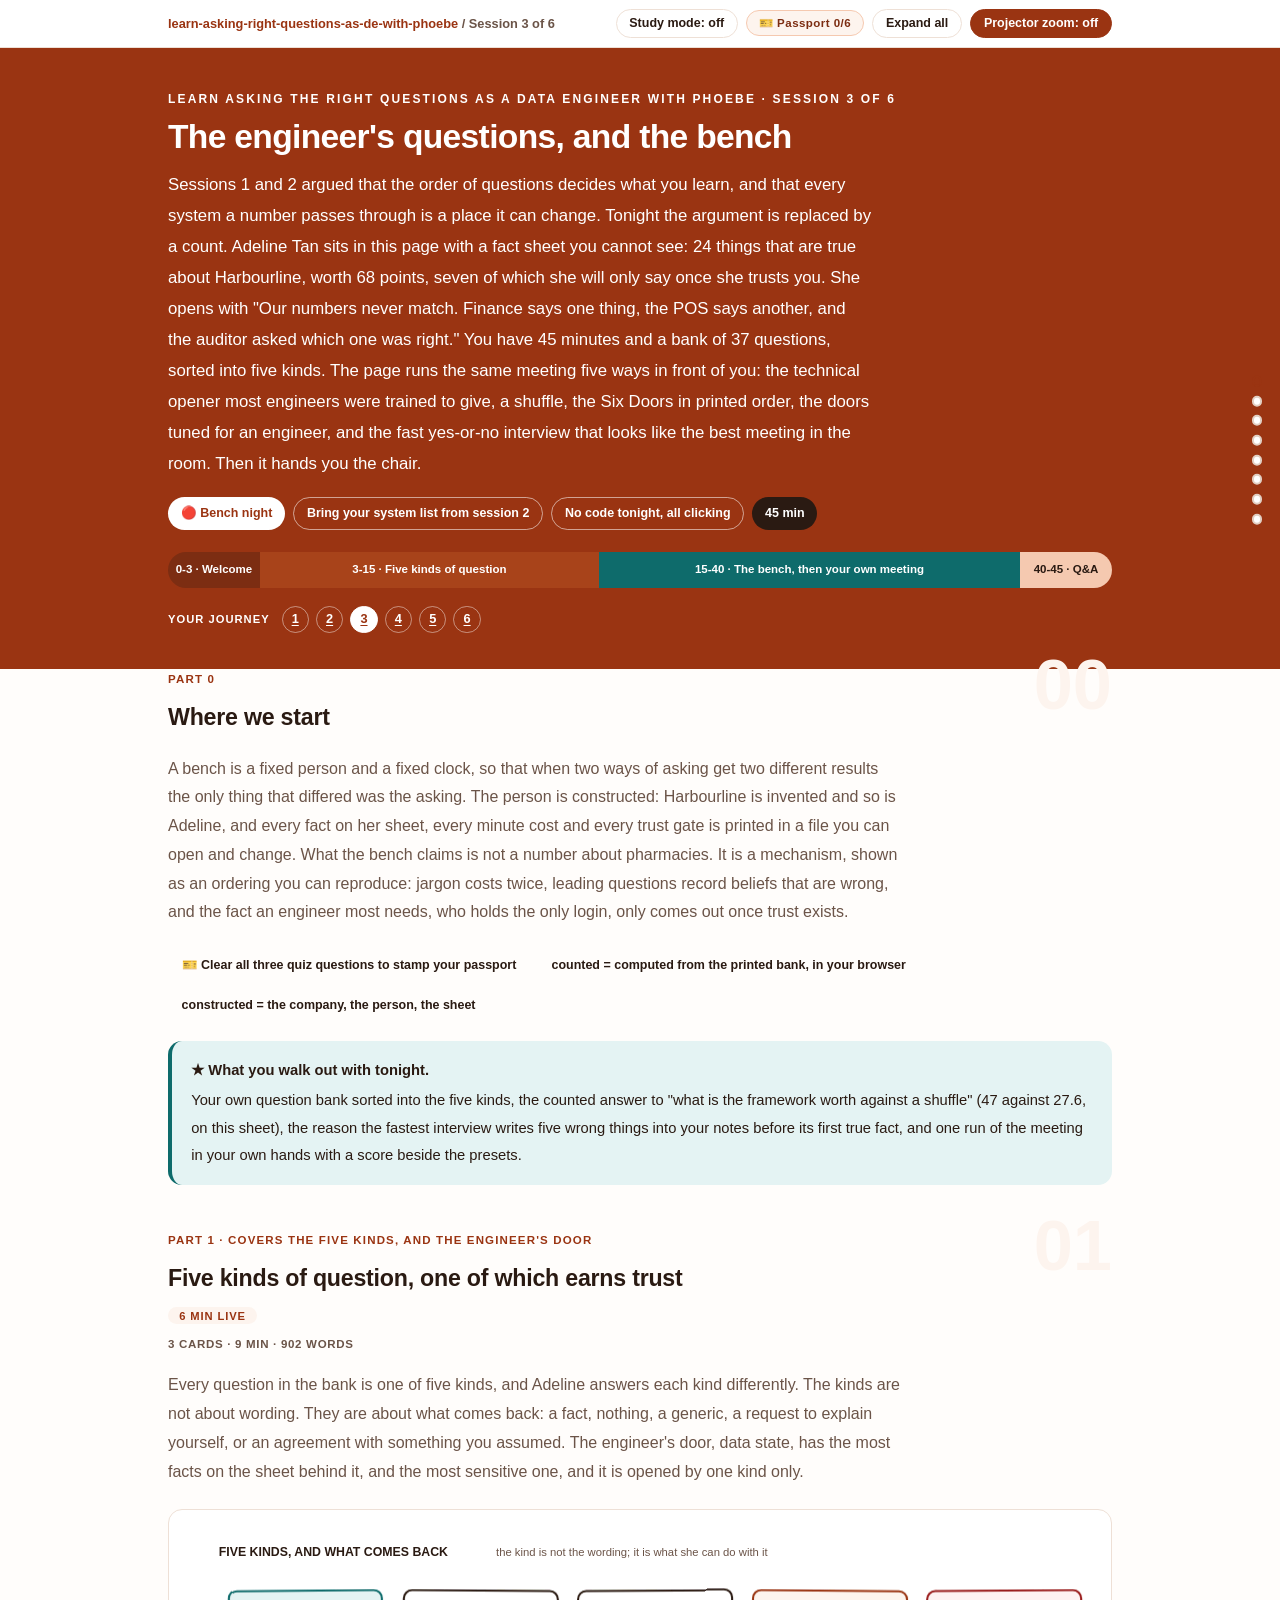
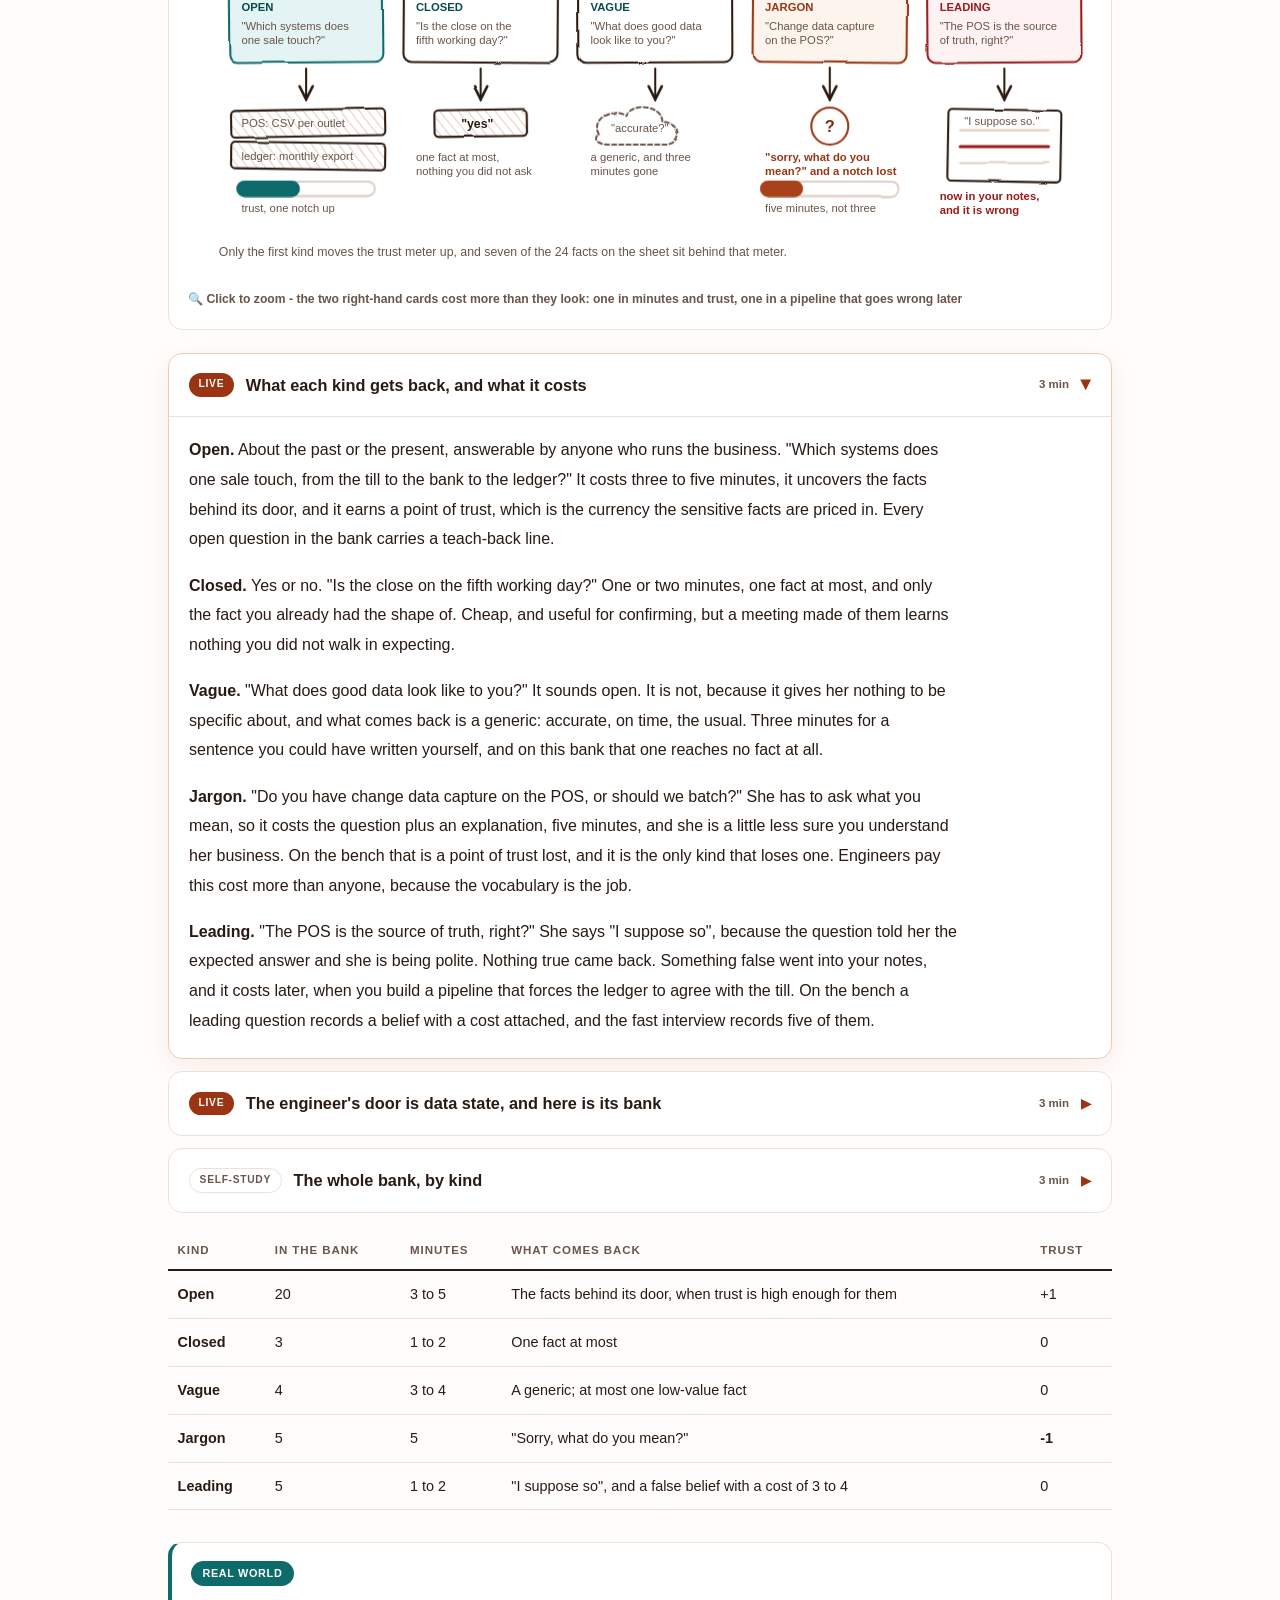
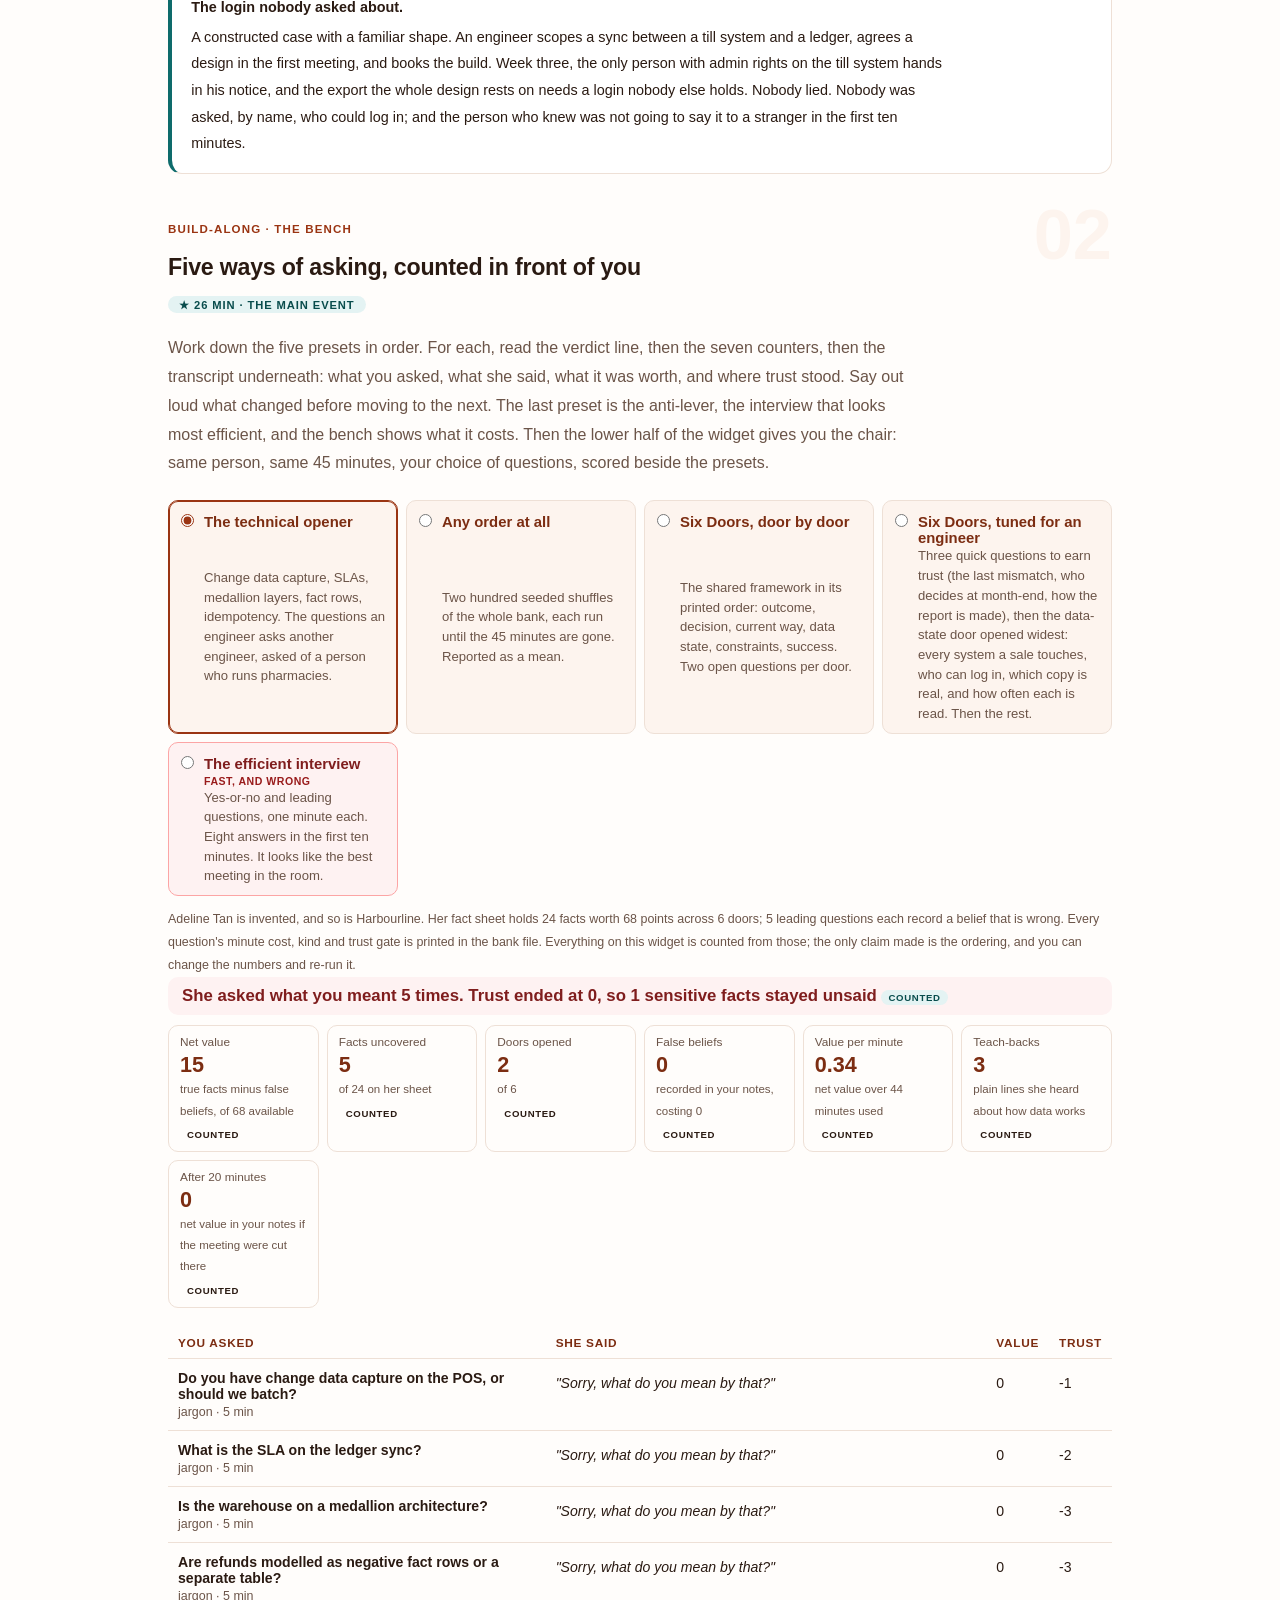
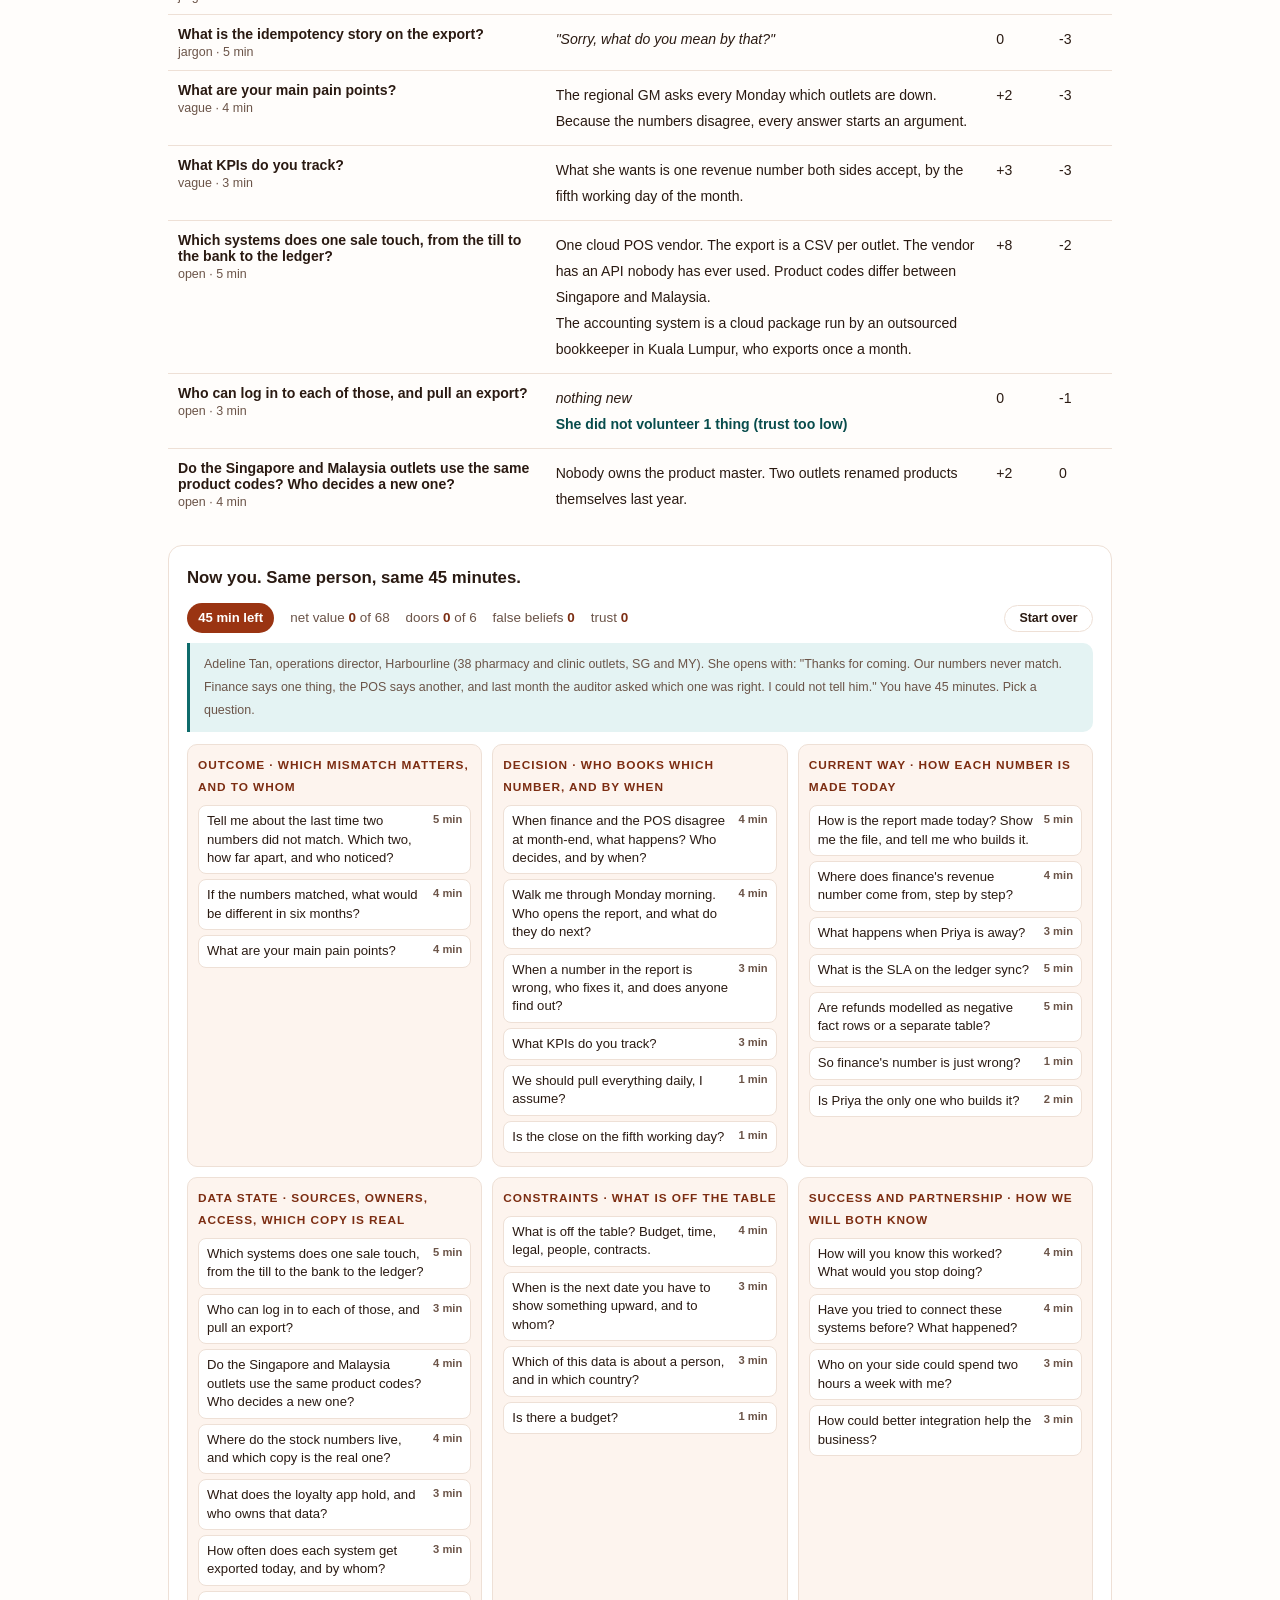
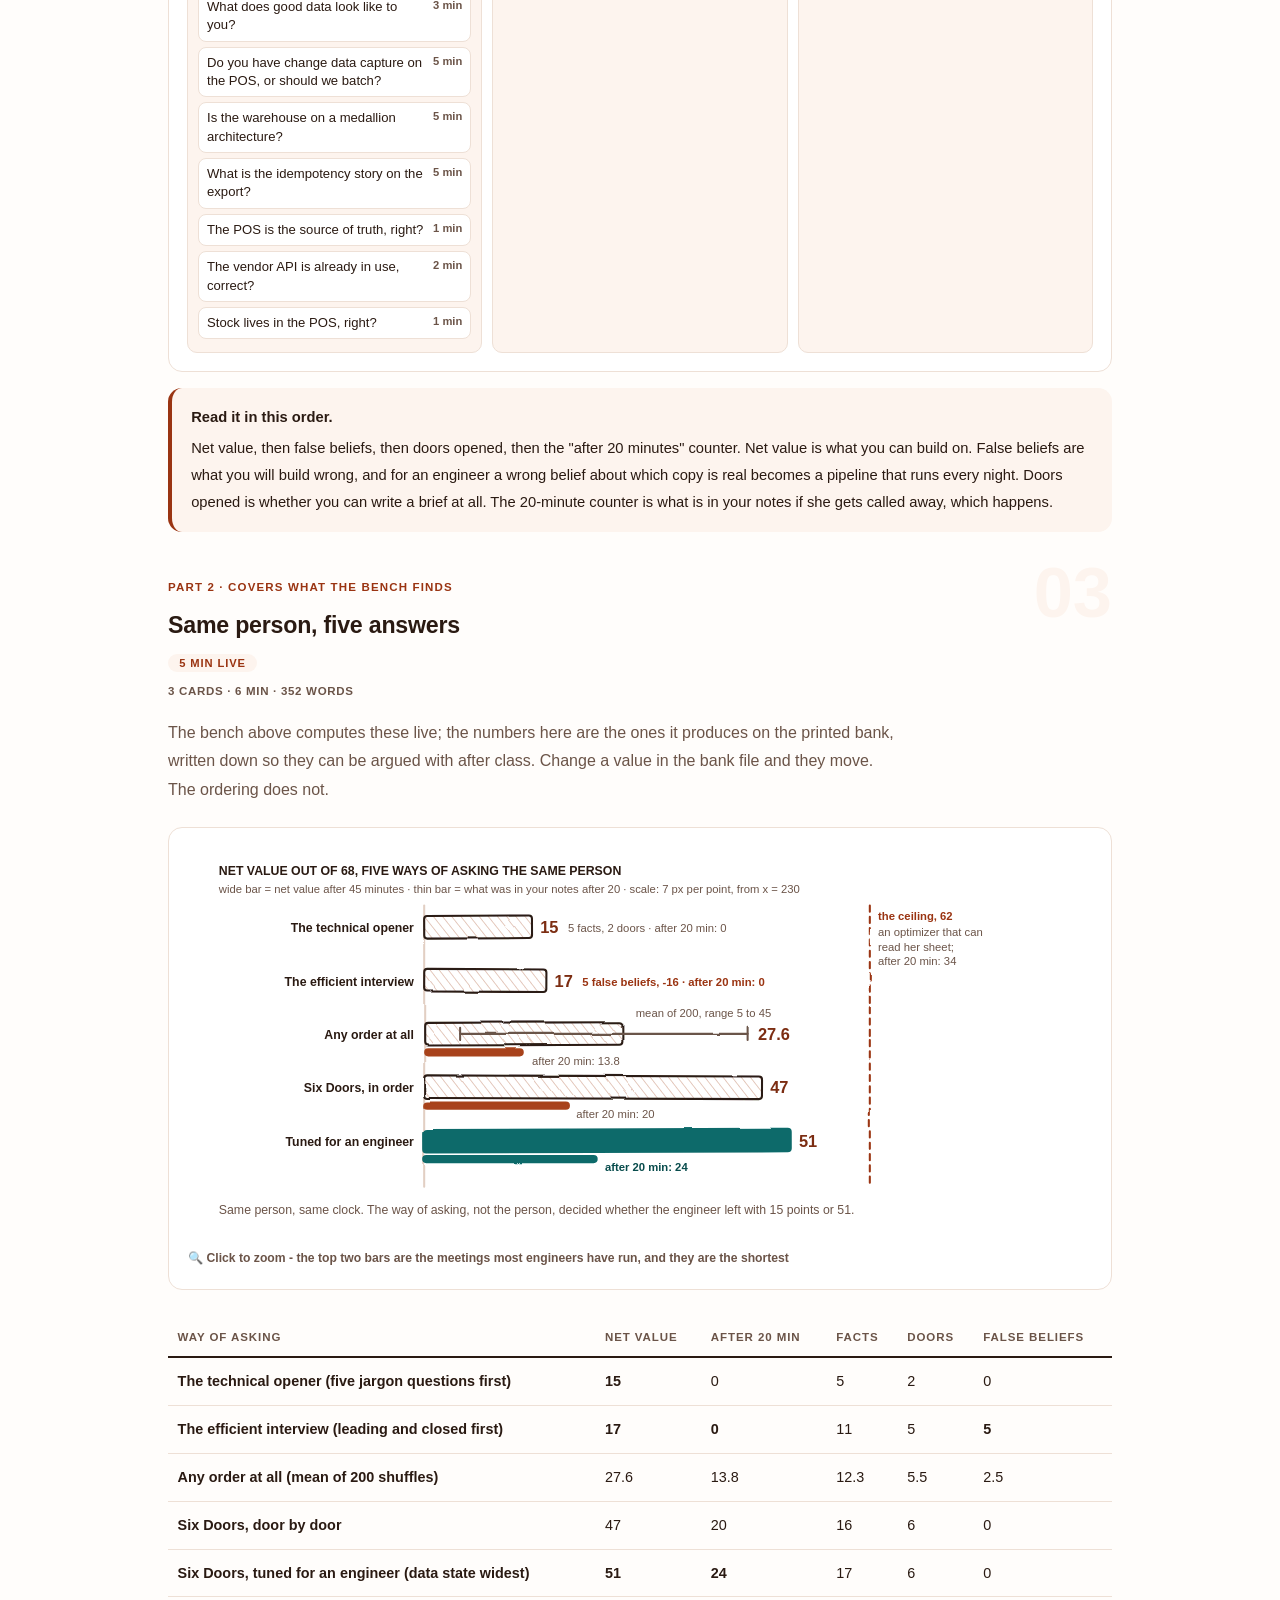
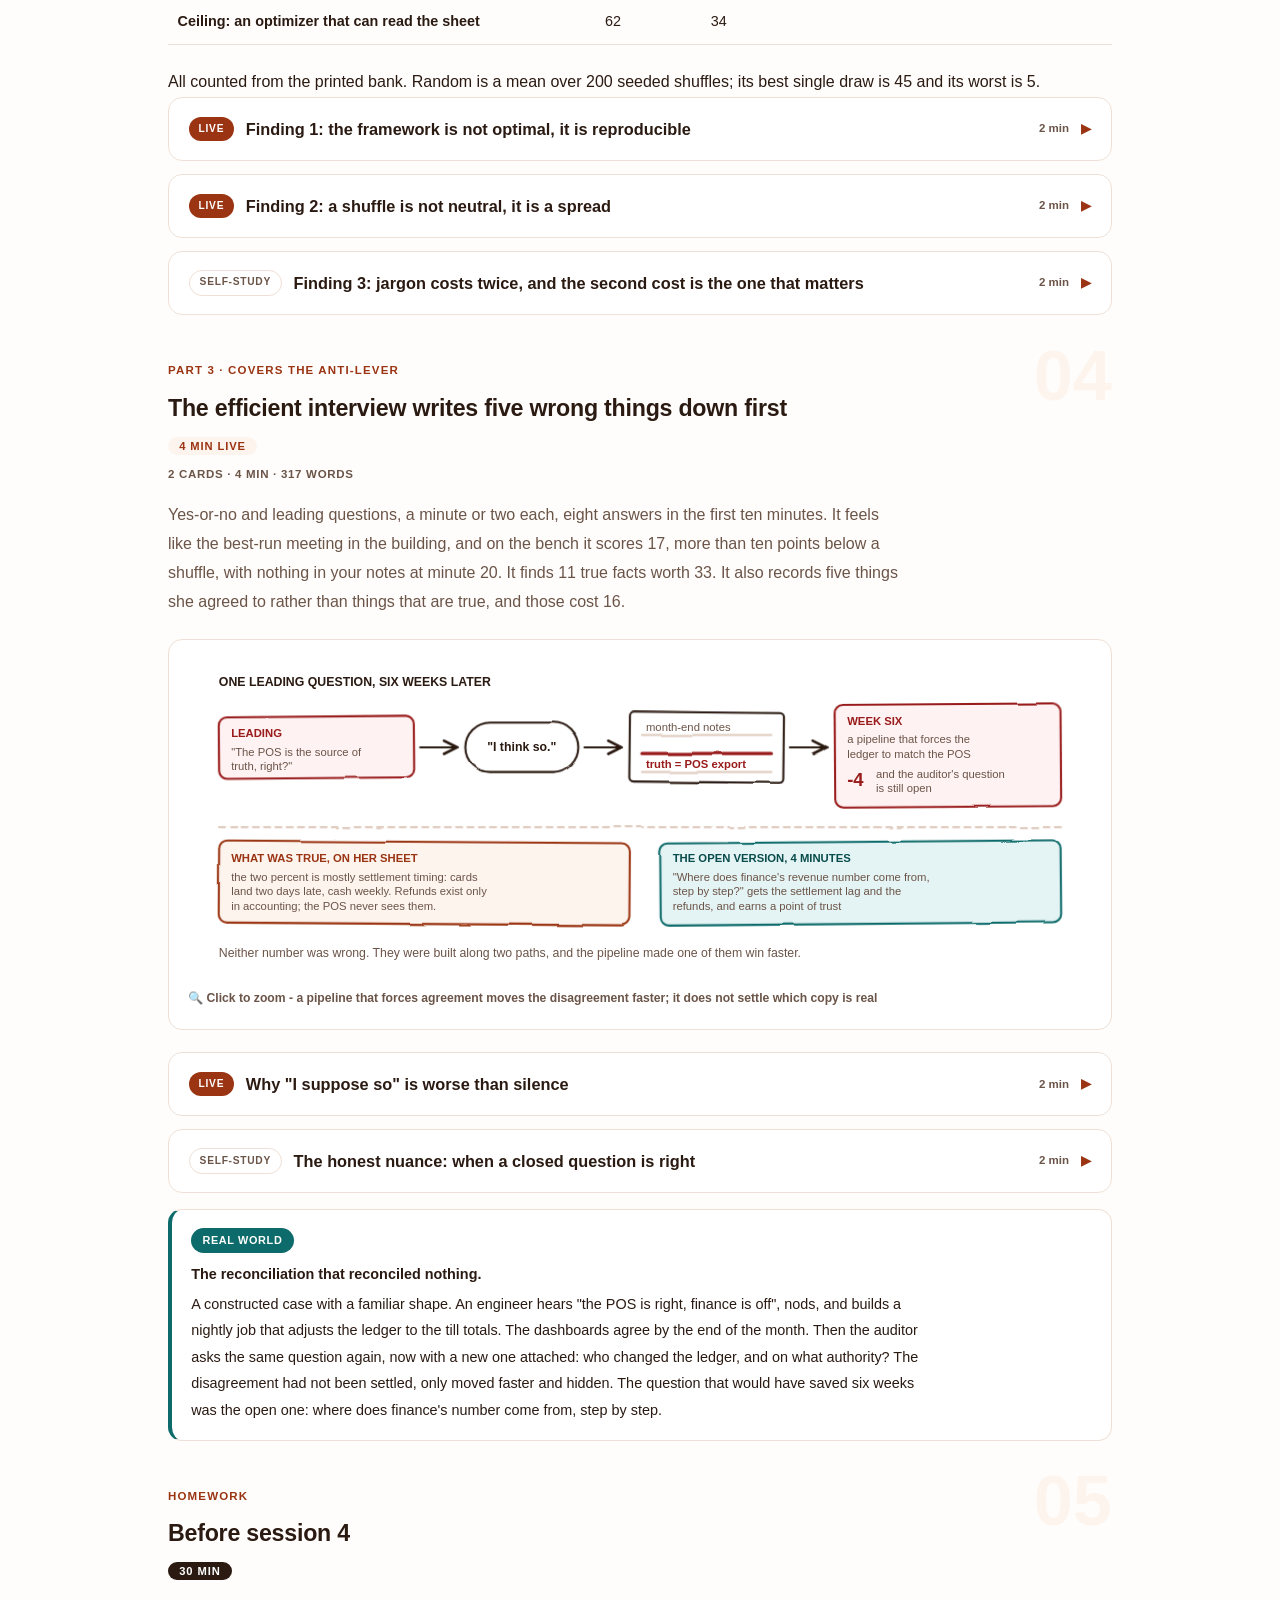
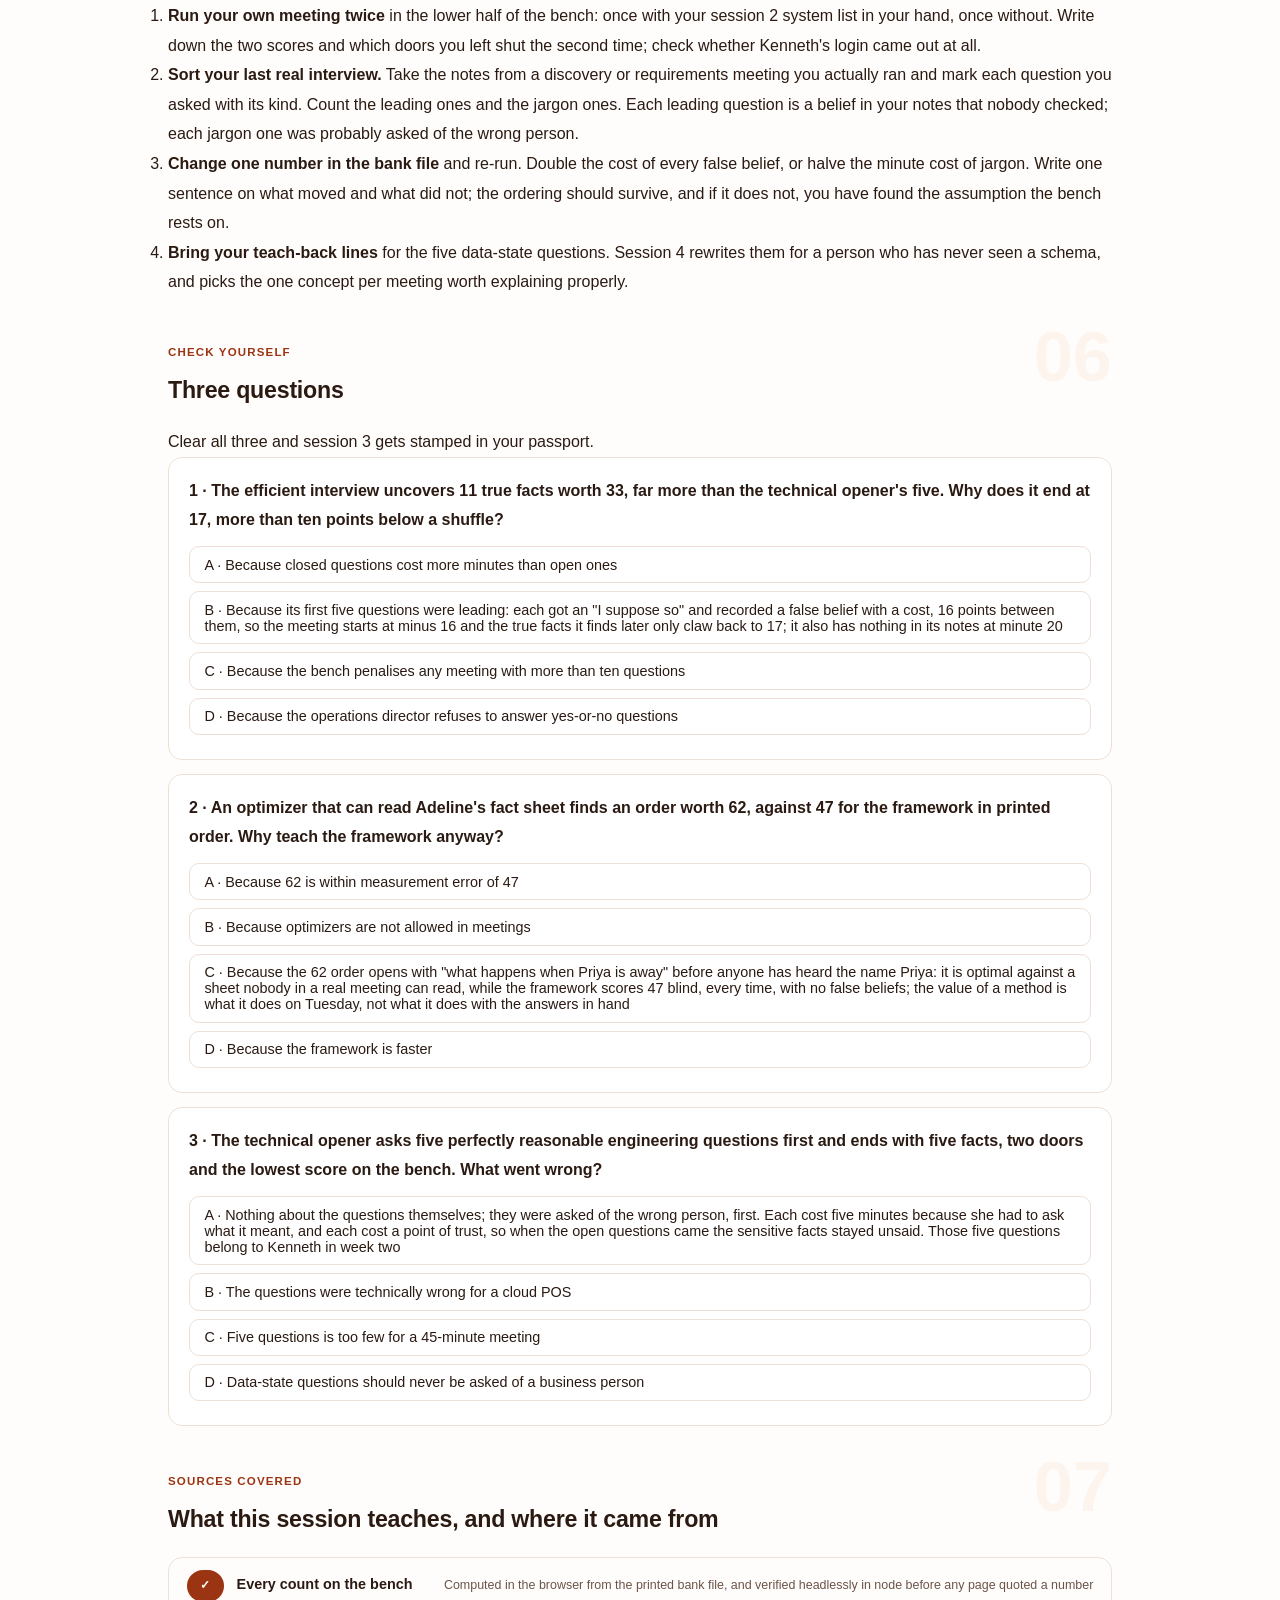
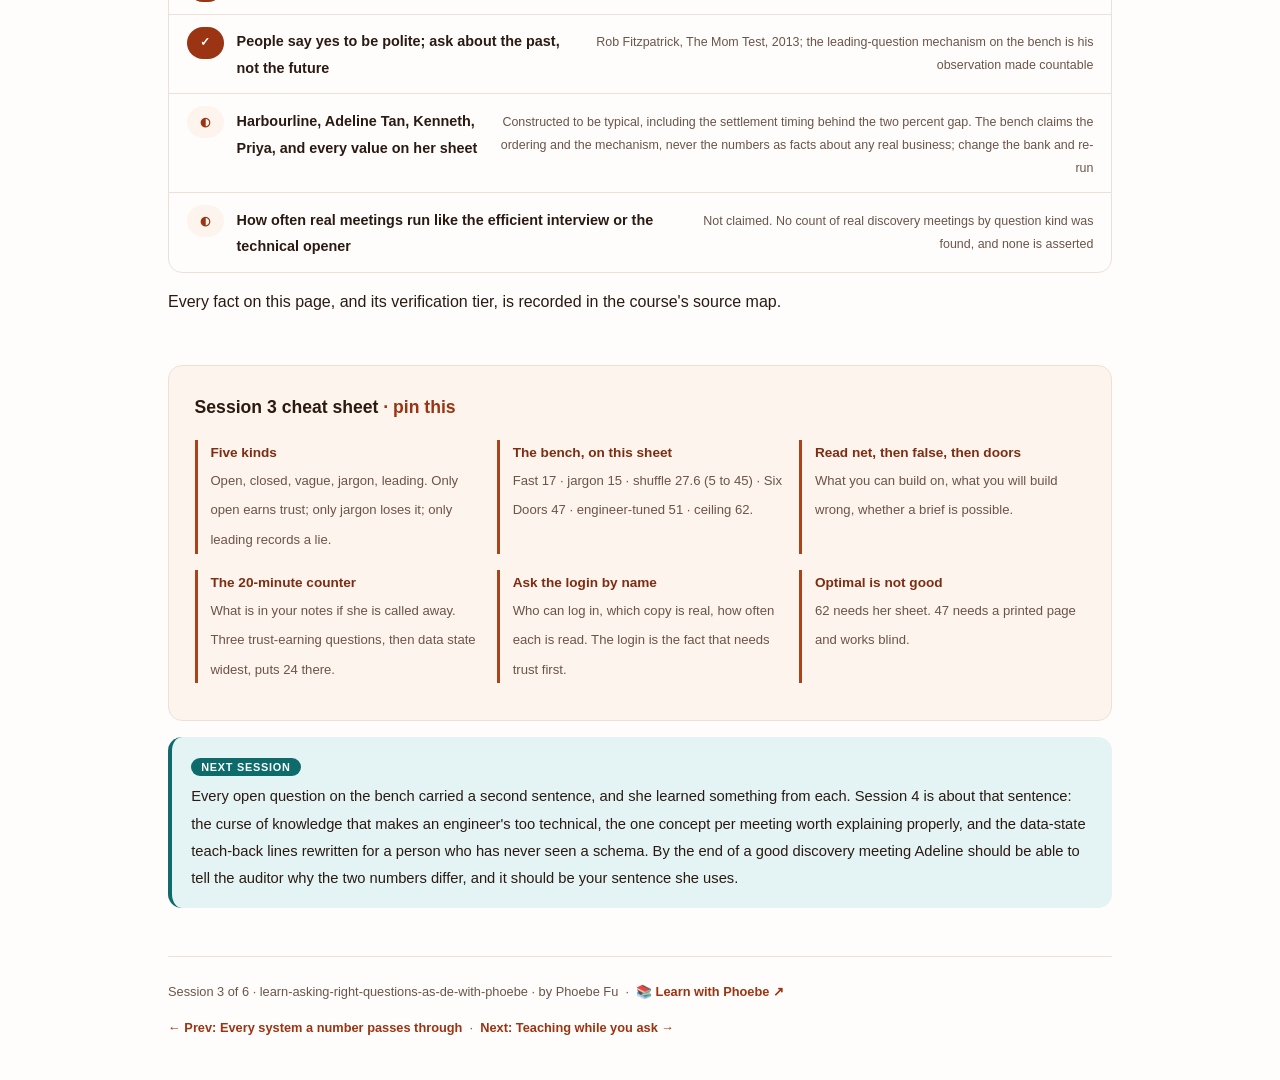
<file: courses/03-the-engineers-questions-and-the-bench.html>
<!DOCTYPE html>
<html lang="en">
<head>
<meta charset="UTF-8">
<meta name="viewport" content="width=device-width, initial-scale=1.0">
<!-- social:start -->
<meta name="description" content="Session 3 of 6. The data engineer's question bank sorted into five kinds, and a discovery meeting simulated in your browser: one operations director with 24 hidden facts, 45 minutes, and five ways of asking. The technical opener scores 15; the same questions walked door by door score 47; tuned for an engineer, data state widest, 51. Then you run the meeting yourself.">
<meta property="og:type" content="article">
<meta property="og:site_name" content="Learn with Phoebe">
<meta property="og:title" content="The engineer's questions, and the bench - learn asking the right questions as a data engineer with phoebe">
<meta property="og:description" content="Session 3 of 6. Same person, same 45 minutes, five ways of asking. The fastest interview in the room records five things that are wrong.">
<meta property="og:url" content="https://phoebefu6.github.io/learn-asking-right-questions-as-de-with-phoebe/courses/03-the-engineers-questions-and-the-bench.html">
<meta property="og:image" content="https://phoebefu6.github.io/learn-asking-right-questions-as-de-with-phoebe/assets/og-cover.png">
<meta property="og:image:width" content="1200">
<meta property="og:image:height" content="630">
<meta name="twitter:card" content="summary_large_image">
<meta name="twitter:title" content="The engineer's questions, and the bench - learn asking the right questions as a data engineer with phoebe">
<meta name="twitter:description" content="Session 3 of 6. Five ways of asking, counted live.">
<meta name="twitter:image" content="https://phoebefu6.github.io/learn-asking-right-questions-as-de-with-phoebe/assets/og-cover.png">
<!-- social:end -->
<title>Session 3 · The engineer's questions, and the bench - learn asking the right questions as a data engineer with phoebe</title>
<link rel="stylesheet" href="../assets/style.css?v=19">
</head>
<body>

<div class="toolbar">
  <div class="wrap">
    <span class="crumb"><a href="../index.html">learn-asking-right-questions-as-de-with-phoebe</a> / Session 3 of 6</span>
    <button class="btn" id="toggle-all" type="button">Expand all</button>
    <button class="btn primary" id="zoom-toggle" type="button">Projector zoom: off</button>
  </div>
</div>

<header class="masthead">
  <div class="wrap">
    <div class="eyebrow">Learn Asking the Right Questions as a Data Engineer with Phoebe · Session 3 of 6</div>
    <h1>The engineer's questions, and the <span class="accent">bench</span></h1>
    <p class="sub">Sessions 1 and 2 argued that the order of questions decides what you learn, and that every system a number passes through is a place it can change. Tonight the argument is replaced by a count. Adeline Tan sits in this page with a fact sheet you cannot see: 24 things that are true about Harbourline, worth 68 points, seven of which she will only say once she trusts you. She opens with "Our numbers never match. Finance says one thing, the POS says another, and the auditor asked which one was right." You have 45 minutes and a bank of 37 questions, sorted into five kinds. The page runs the same meeting five ways in front of you: the technical opener most engineers were trained to give, a shuffle, the Six Doors in printed order, the doors tuned for an engineer, and the fast yes-or-no interview that looks like the best meeting in the room. Then it hands you the chair.</p>
    <div class="chip-row">
      <span class="chip level">🔴 Bench night</span>
      <span class="chip audience">Bring your system list from session 2</span>
      <span class="chip audience">No code tonight, all clicking</span>
      <span class="chip time">45 min</span>
    </div>
    <div class="agenda">
      <span class="a1" style="flex:1">0-3 · Welcome</span>
      <span class="a2" style="flex:4">3-15 · Five kinds of question</span>
      <span class="a3" style="flex:5">15-40 · The bench, then your own meeting</span>
      <span class="a4" style="flex:1">40-45 · Q&amp;A</span>
    </div>
  </div>
</header>

<main class="wrap">

  <section class="section" id="intro">
    <div class="section-kicker">
      <span class="klabel">Part 0</span>
      <h2>Where we start</h2>
    </div>
    <p class="lede">A bench is a fixed person and a fixed clock, so that when two ways of asking get two different results the only thing that differed was the asking. The person is constructed: Harbourline is invented and so is Adeline, and every fact on her sheet, every minute cost and every trust gate is printed in a file you can open and change. What the bench claims is not a number about pharmacies. It is a mechanism, shown as an ordering you can reproduce: jargon costs twice, leading questions record beliefs that are wrong, and the fact an engineer most needs, who holds the only login, only comes out once trust exists.</p>

    <div class="legend">
      <span class="pill">🎫 Clear all three quiz questions to stamp your passport</span>
      <span class="pill">counted = computed from the printed bank, in your browser</span>
      <span class="pill">constructed = the company, the person, the sheet</span>
    </div>

    <div class="callout win">
      <p><strong>★ What you walk out with tonight.</strong> Your own question bank sorted into the five kinds, the counted answer to "what is the framework worth against a shuffle" (47 against 27.6, on this sheet), the reason the fastest interview writes five wrong things into your notes before its first true fact, and one run of the meeting in your own hands with a score beside the presets.</p>
    </div>
  </section>

  <section class="section" id="part-1">
    <div class="section-kicker">
      <span class="klabel">Part 1 · covers the five kinds, and the engineer's door</span>
      <h2>Five kinds of question, one of which earns trust</h2>
      <span class="tag concept">6 min live</span>
    </div>
    <p class="lede">Every question in the bank is one of five kinds, and Adeline answers each kind differently. The kinds are not about wording. They are about what comes back: a fact, nothing, a generic, a request to explain yourself, or an agreement with something you assumed. The engineer's door, data state, has the most facts on the sheet behind it, and the most sensitive one, and it is opened by one kind only.</p>

    <figure class="zoomable">
      <svg viewBox="0 0 880 340" xmlns="http://www.w3.org/2000/svg" role="img" aria-label="Five hand-drawn question cards in a row, each with an arrow to what comes back. Open: which systems does one sale touch, returns two facts, the POS CSV per outlet and the bookkeeper exporting monthly, and one notch of trust. Closed: is the close on the fifth working day, returns one small fact. Vague: what does good data look like to you, returns a generic cloud. Jargon: do you have change data capture on it, returns a question mark and a notch of trust lost. Leading: the POS is the source of truth, right, returns the words I suppose so and a false belief written into a notebook.">
        <defs>
          <filter id="s3aSk" x="-3%" y="-3%" width="106%" height="106%"><feTurbulence type="fractalNoise" baseFrequency="0.02" numOctaves="2" seed="31" result="n"/><feDisplacementMap in="SourceGraphic" in2="n" scale="2.4" xChannelSelector="R" yChannelSelector="G"/></filter>
          <pattern id="s3aHc" patternUnits="userSpaceOnUse" width="7" height="7" patternTransform="rotate(-38)"><line x1="0" y1="0" x2="0" y2="7" stroke="#9A3412" stroke-width="1" opacity=".5"/></pattern>
          <marker id="s3aAr" viewBox="0 0 10 10" refX="9" refY="5" markerWidth="8" markerHeight="8" orient="auto"><path d="M1 1 L9 5 L1 9" fill="none" stroke="#2A1A12" stroke-width="1.6" stroke-linecap="round"/></marker>
        </defs>
        <style>
          .s3aH { font: 800 12px Inter, sans-serif; fill: #2A1A12; }
          .s3aL { font: 600 12px Inter, sans-serif; fill: #2A1A12; }
          .s3aS { font: 400 11px Inter, sans-serif; fill: #6B5448; }
          .s3aB { font: 800 11px Inter, sans-serif; fill: #084C4C; }
          .s3aA { font: 700 11px Inter, sans-serif; fill: #9A3412; }
          .s3aR { font: 800 11px Inter, sans-serif; fill: #991B1B; }
          .s3aV { font: 800 16px Inter, sans-serif; fill: #7C2D12; }
          .s3aN { font: 400 12px Inter, sans-serif; fill: #6B5448; }
        </style>

        <text class="s3aH" x="30" y="26">FIVE KINDS, AND WHAT COMES BACK</text>
        <text class="s3aS" x="300" y="26">the kind is not the wording; it is what she can do with it</text>

        <g filter="url(#s3aSk)" fill="none" stroke="#2A1A12" stroke-width="2" stroke-linecap="round" stroke-linejoin="round">
          <!-- five question cards, 150 wide, from x=40 with 20 gap -->
          <rect x="40" y="60" width="150" height="70" rx="8" transform="rotate(-0.5 115 95)" fill="#E4F3F3" stroke="#0E6B6B"/>
          <rect x="210" y="60" width="150" height="70" rx="8" transform="rotate(0.4 285 95)" fill="#FFFFFF"/>
          <rect x="380" y="60" width="150" height="70" rx="8" transform="rotate(-0.3 455 95)" fill="#FFFFFF"/>
          <rect x="550" y="60" width="150" height="70" rx="8" transform="rotate(0.5 625 95)" fill="#FDF4EE" stroke="#9A3412"/>
          <rect x="720" y="60" width="150" height="70" rx="8" transform="rotate(-0.4 795 95)" fill="#FEF2F2" stroke="#991B1B"/>
          <!-- arrows down -->
          <path d="M115 136 L115 166" marker-end="url(#s3aAr)"/>
          <path d="M285 136 L285 166" marker-end="url(#s3aAr)"/>
          <path d="M455 136 L455 166" marker-end="url(#s3aAr)"/>
          <path d="M625 136 L625 166" marker-end="url(#s3aAr)"/>
          <path d="M795 136 L795 166" marker-end="url(#s3aAr)"/>
          <!-- open: two fact cards and a trust notch -->
          <rect x="42" y="176" width="150" height="26" rx="4" transform="rotate(-1 117 189)" fill="url(#s3aHc)"/>
          <rect x="42" y="208" width="150" height="26" rx="4" transform="rotate(0.8 117 221)" fill="url(#s3aHc)"/>
          <rect x="48" y="246" width="134" height="14" rx="7" fill="#FFFFFF" stroke="#E2CFC3"/>
          <rect x="48" y="246" width="60" height="14" rx="7" fill="#0E6B6B" stroke="#0E6B6B"/>
          <!-- closed: one small card -->
          <rect x="240" y="176" width="90" height="26" rx="4" transform="rotate(-0.8 285 189)" fill="url(#s3aHc)"/>
          <!-- vague: a cloud -->
          <path d="M400 200 C392 184 414 174 426 182 C434 168 462 172 462 188 C480 188 482 208 466 210 L410 210 C398 210 394 204 400 200 Z" fill="#FFFFFF" stroke="#6B5448" stroke-dasharray="4 3"/>
          <!-- jargon: a question mark and a trust notch lost -->
          <circle cx="625" cy="192" r="18" fill="#FFFFFF" stroke="#9A3412"/>
          <rect x="558" y="246" width="134" height="14" rx="7" fill="#FFFFFF" stroke="#E2CFC3"/>
          <rect x="558" y="246" width="40" height="14" rx="7" fill="#A8431A" stroke="#A8431A"/>
          <!-- leading: a notebook with a wrong line -->
          <rect x="740" y="176" width="110" height="70" rx="4" transform="rotate(1 795 211)" fill="#FFFFFF"/>
          <path d="M752 196 L838 196 M752 212 L838 212 M752 228 L838 228" stroke="#E2CFC3"/>
          <path d="M752 212 L838 212" stroke="#991B1B" stroke-width="3"/>
        </g>

        <text class="s3aB" x="52" y="80">OPEN</text>
        <text class="s3aS" x="52" y="98">"Which systems does</text>
        <text class="s3aS" x="52" y="112">one sale touch?"</text>
        <text class="s3aS" x="52" y="193">POS: CSV per outlet</text>
        <text class="s3aS" x="52" y="225">ledger: monthly export</text>
        <text class="s3aS" x="52" y="276">trust, one notch up</text>

        <text class="s3aB" x="222" y="80">CLOSED</text>
        <text class="s3aS" x="222" y="98">"Is the close on the</text>
        <text class="s3aS" x="222" y="112">fifth working day?"</text>
        <text class="s3aL" x="266" y="194">"yes"</text>
        <text class="s3aS" x="222" y="226">one fact at most,</text>
        <text class="s3aS" x="222" y="240">nothing you did not ask</text>

        <text class="s3aB" x="392" y="80">VAGUE</text>
        <text class="s3aS" x="392" y="98">"What does good data</text>
        <text class="s3aS" x="392" y="112">look like to you?"</text>
        <text class="s3aS" x="412" y="198">"accurate?"</text>
        <text class="s3aS" x="392" y="226">a generic, and three</text>
        <text class="s3aS" x="392" y="240">minutes gone</text>

        <text class="s3aA" x="562" y="80">JARGON</text>
        <text class="s3aS" x="562" y="98">"Change data capture</text>
        <text class="s3aS" x="562" y="112">on the POS?"</text>
        <text class="s3aV" x="625" y="198" text-anchor="middle">?</text>
        <text class="s3aA" x="562" y="226">"sorry, what do you</text>
        <text class="s3aA" x="562" y="240">mean?" and a notch lost</text>
        <text class="s3aS" x="562" y="276">five minutes, not three</text>

        <text class="s3aR" x="732" y="80">LEADING</text>
        <text class="s3aS" x="732" y="98">"The POS is the source</text>
        <text class="s3aS" x="732" y="112">of truth, right?"</text>
        <text class="s3aS" x="756" y="191">"I suppose so."</text>
        <text class="s3aR" x="732" y="264">now in your notes,</text>
        <text class="s3aR" x="732" y="278">and it is wrong</text>

        <text class="s3aN" x="30" y="318">Only the first kind moves the trust meter up, and seven of the 24 facts on the sheet sit behind that meter.</text>
      </svg>
      <figcaption>🔍 Click to zoom - the two right-hand cards cost more than they look: one in minutes and trust, one in a pipeline that goes wrong later</figcaption>
    </figure>

    <details class="card" open>
      <summary><span class="mode live">Live</span>What each kind gets back, and what it costs<span class="mini">3 min</span><span class="caret">▶</span></summary>
      <div class="body">
        <p><strong>Open.</strong> About the past or the present, answerable by anyone who runs the business. "Which systems does one sale touch, from the till to the bank to the ledger?" It costs three to five minutes, it uncovers the facts behind its door, and it earns a point of trust, which is the currency the sensitive facts are priced in. Every open question in the bank carries a teach-back line.</p>
        <p><strong>Closed.</strong> Yes or no. "Is the close on the fifth working day?" One or two minutes, one fact at most, and only the fact you already had the shape of. Cheap, and useful for confirming, but a meeting made of them learns nothing you did not walk in expecting.</p>
        <p><strong>Vague.</strong> "What does good data look like to you?" It sounds open. It is not, because it gives her nothing to be specific about, and what comes back is a generic: accurate, on time, the usual. Three minutes for a sentence you could have written yourself, and on this bank that one reaches no fact at all.</p>
        <p><strong>Jargon.</strong> "Do you have change data capture on the POS, or should we batch?" She has to ask what you mean, so it costs the question plus an explanation, five minutes, and she is a little less sure you understand her business. On the bench that is a point of trust lost, and it is the only kind that loses one. Engineers pay this cost more than anyone, because the vocabulary is the job.</p>
        <p><strong>Leading.</strong> "The POS is the source of truth, right?" She says "I suppose so", because the question told her the expected answer and she is being polite. Nothing true came back. Something false went into your notes, and it costs later, when you build a pipeline that forces the ledger to agree with the till. On the bench a leading question records a belief with a cost attached, and the fast interview records five of them.</p>
      </div>
    </details>

    <details class="card">
      <summary><span class="mode live">Live</span>The engineer's door is data state, and here is its bank<span class="mini">3 min</span><span class="caret">▶</span></summary>
      <div class="body">
        <p>An engineer's output is a pipeline other people trust. The facts that decide whether it is right are every system a number passes through, who can log in to each, which copy is declared real and how often each is read, and they live behind door 4 of the <a href="https://phoebefu6.github.io/learn-asking-right-questions-as-da-with-phoebe/courses/01-why-the-gap-and-the-six-doors.html">Six Doors corridor</a>. On Adeline's sheet that door holds six facts worth 19 of 68. One sale touches the till, a bank settlement, a ledger run by an outsourced bookkeeper who exports once a month by contract, and a stock spreadsheet that exists three times, with the copy Priya treats as real sitting on her laptop. And one fact, worth 4, is priced at trust 3: Kenneth, the only IT person and the only POS admin login, is leaving in January, and she has not told the team.</p>
        <p>The five open questions that open that door, each with the teach-back line you say out loud:</p>
        <ul>
          <li><strong>g08</strong> "Which systems does one sale touch, from the till to the bank to the ledger?" Teach-back: "Every hand-off between systems is a place a number can change. I am counting the hand-offs."</li>
          <li><strong>g09</strong> "Who can log in to each of those, and pull an export?" Teach-back: "Access is the first blocker on most data projects, so I ask early and I ask by name."</li>
          <li><strong>g10</strong> "Do the Singapore and Malaysia outlets use the same product codes? Who decides a new one?" Teach-back: "Two names for one thing is the most common reason a total is wrong. It is a naming problem before it is a data problem."</li>
          <li><strong>g11</strong> "Where do the stock numbers live, and which copy is the real one?" Teach-back: "A file that exists three times has no real copy until someone declares one. I need that declared before I move it anywhere."</li>
          <li><strong>g19</strong> "How often does each system get exported today, and by whom?" Teach-back: "How often a system is read today is a ceiling I inherit until a contract or a login changes it."</li>
        </ul>
        <p>The tuned order does not open with them. It opens with three quick questions from other doors: g01, "Tell me about the last time two numbers did not match", then who decides at month-end, then show me the file. They earn three points of trust and put the auditor's letter, the day-five deadline and Priya's six hours on the table before a single data-state question is asked. Then it goes through decision and the current file, and opens the data-state door widest: five of its first eight questions are door 4, and by the time g09 asks who can log in, six open questions have gone before it and the trust Kenneth's fact needs is already there.</p>
      </div>
    </details>

    <details class="card">
      <summary><span class="mode self">Self-study</span>The whole bank, by kind<span class="mini">3 min</span><span class="caret">▶</span></summary>
      <div class="body">
        <p>Thirty-seven questions: twenty open (two to six per door), four vague, five jargon, five leading, three closed. The open ones are the list you built in session 2 with Adeline's answers already attached. The others are there because they are what gets asked in real meetings, and the bench needs them to show what they cost. The five jargon questions are the ones an engineer asks another engineer: change data capture, the SLA on the ledger sync, medallion layers, how refunds are modelled, the idempotency of the export. Every one is printed with its kind, its minute cost and the facts it reaches in the bank file the page loads; the widget below draws its buttons from that file, so what you click is what it counts.</p>
      </div>
    </details>

    <table class="clean">
      <tr><th>Kind</th><th>In the bank</th><th>Minutes</th><th>What comes back</th><th>Trust</th></tr>
      <tr><td><strong>Open</strong></td><td>20</td><td>3 to 5</td><td>The facts behind its door, when trust is high enough for them</td><td>+1</td></tr>
      <tr><td>Closed</td><td>3</td><td>1 to 2</td><td>One fact at most</td><td>0</td></tr>
      <tr><td>Vague</td><td>4</td><td>3 to 4</td><td>A generic; at most one low-value fact</td><td>0</td></tr>
      <tr><td>Jargon</td><td>5</td><td>5</td><td>"Sorry, what do you mean?"</td><td><strong>-1</strong></td></tr>
      <tr><td>Leading</td><td>5</td><td>1 to 2</td><td>"I suppose so", and a false belief with a cost of 3 to 4</td><td>0</td></tr>
    </table>

    <div class="callout example">
      <span class="ex-pill">Real world</span>
      <p><strong>The login nobody asked about.</strong> A constructed case with a familiar shape. An engineer scopes a sync between a till system and a ledger, agrees a design in the first meeting, and books the build. Week three, the only person with admin rights on the till system hands in his notice, and the export the whole design rests on needs a login nobody else holds. Nobody lied. Nobody was asked, by name, who could log in; and the person who knew was not going to say it to a stranger in the first ten minutes.</p>
    </div>
  </section>

  <section class="section" id="bench">
    <div class="section-kicker">
      <span class="klabel">Build-along · the bench</span>
      <h2>Five ways of asking, counted in front of you</h2>
      <span class="tag demo">★ 26 min · the main event</span>
    </div>
    <p class="lede">Work down the five presets in order. For each, read the verdict line, then the seven counters, then the transcript underneath: what you asked, what she said, what it was worth, and where trust stood. Say out loud what changed before moving to the next. The last preset is the anti-lever, the interview that looks most efficient, and the bench shows what it costs. Then the lower half of the widget gives you the chair: same person, same 45 minutes, your choice of questions, scored beside the presets.</p>

    <div id="ask-bench"></div>

    <div class="callout tip">
      <p><strong>Read it in this order.</strong> Net value, then false beliefs, then doors opened, then the "after 20 minutes" counter. Net value is what you can build on. False beliefs are what you will build wrong, and for an engineer a wrong belief about which copy is real becomes a pipeline that runs every night. Doors opened is whether you can write a brief at all. The 20-minute counter is what is in your notes if she gets called away, which happens.</p>
    </div>
  </section>

  <section class="section" id="part-2">
    <div class="section-kicker">
      <span class="klabel">Part 2 · covers what the bench finds</span>
      <h2>Same person, five answers</h2>
      <span class="tag concept">5 min live</span>
    </div>
    <p class="lede">The bench above computes these live; the numbers here are the ones it produces on the printed bank, written down so they can be argued with after class. Change a value in the bank file and they move. The ordering does not.</p>

    <figure class="zoomable">
      <svg viewBox="0 0 880 380" xmlns="http://www.w3.org/2000/svg" role="img" aria-label="Five horizontal bars, one per way of asking, showing net value out of 68: the technical opener 15, the efficient yes-or-no interview 17, any order at all 27.6 as a mean with a range from 5 to 45, Six Doors in order 47, Six Doors tuned for an engineer 51. A dashed line at 62 marks the ceiling an optimizer reaches with the fact sheet visible. A second, thinner bar on each row shows the value after 20 minutes: 0, 0, 13.8, 20, 24.">
        <defs>
          <filter id="s3bSk" x="-3%" y="-3%" width="106%" height="106%"><feTurbulence type="fractalNoise" baseFrequency="0.02" numOctaves="2" seed="37" result="n"/><feDisplacementMap in="SourceGraphic" in2="n" scale="2.4" xChannelSelector="R" yChannelSelector="G"/></filter>
          <pattern id="s3bHc" patternUnits="userSpaceOnUse" width="7" height="7" patternTransform="rotate(-38)"><line x1="0" y1="0" x2="0" y2="7" stroke="#9A3412" stroke-width="1" opacity=".5"/></pattern>
          <marker id="s3bAr" viewBox="0 0 10 10" refX="9" refY="5" markerWidth="8" markerHeight="8" orient="auto"><path d="M1 1 L9 5 L1 9" fill="none" stroke="#2A1A12" stroke-width="1.6" stroke-linecap="round"/></marker>
        </defs>
        <style>
          .s3bH { font: 800 12px Inter, sans-serif; fill: #2A1A12; }
          .s3bL { font: 600 12px Inter, sans-serif; fill: #2A1A12; }
          .s3bS { font: 400 11px Inter, sans-serif; fill: #6B5448; }
          .s3bB { font: 800 11px Inter, sans-serif; fill: #084C4C; }
          .s3bA { font: 700 11px Inter, sans-serif; fill: #9A3412; }
          .s3bV { font: 800 16px Inter, sans-serif; fill: #7C2D12; }
          .s3bN { font: 400 12px Inter, sans-serif; fill: #6B5448; }
        </style>

        <text class="s3bH" x="30" y="26">NET VALUE OUT OF 68, FIVE WAYS OF ASKING THE SAME PERSON</text>
        <text class="s3bS" x="30" y="44">wide bar = net value after 45 minutes · thin bar = what was in your notes after 20 · scale: 7 px per point, from x = 230</text>

        <g filter="url(#s3bSk)" fill="none" stroke="#2A1A12" stroke-width="2" stroke-linecap="round" stroke-linejoin="round">
          <path d="M230 56 L230 330" stroke="#E2CFC3"/>
          <!-- ceiling at 62: x = 230 + 62*7 = 664 -->
          <path d="M664 56 L664 330" stroke="#9A3412" stroke-dasharray="6 5"/>
          <!-- row 1 jargon: 15 -> 105; early 0 -->
          <rect x="230" y="66" width="105" height="22" rx="3" transform="rotate(-0.3 282 77)" fill="url(#s3bHc)"/>
          <!-- row 2 fast: 17 -> 119; early 0 -->
          <rect x="230" y="118" width="119" height="22" rx="3" transform="rotate(0.3 290 129)" fill="url(#s3bHc)"/>
          <!-- row 3 random: 27.6 -> 193; range 5..45 -> 265..545; early 13.8 -> 97 -->
          <rect x="230" y="170" width="193" height="22" rx="3" transform="rotate(-0.2 326 181)" fill="url(#s3bHc)"/>
          <path d="M265 181 L545 181" stroke="#6B5448"/>
          <path d="M265 175 L265 187 M545 175 L545 187" stroke="#6B5448"/>
          <rect x="230" y="196" width="97" height="6" rx="3" fill="#A8431A" stroke="#A8431A"/>
          <!-- row 4 sixdoors: 47 -> 329; early 20 -> 140 -->
          <rect x="230" y="222" width="329" height="22" rx="3" transform="rotate(0.2 394 233)" fill="url(#s3bHc)"/>
          <rect x="230" y="248" width="140" height="6" rx="3" fill="#A8431A" stroke="#A8431A"/>
          <!-- row 5 role: 51 -> 357; early 24 -> 168 -->
          <rect x="230" y="274" width="357" height="22" rx="3" transform="rotate(-0.2 408 285)" fill="#0E6B6B" stroke="#0E6B6B"/>
          <rect x="230" y="300" width="168" height="6" rx="3" fill="#0E6B6B" stroke="#0E6B6B"/>
        </g>

        <text class="s3bL" x="220" y="82" text-anchor="end">The technical opener</text>
        <text class="s3bV" x="343" y="83">15</text>
        <text class="s3bS" x="370" y="82">5 facts, 2 doors · after 20 min: 0</text>
        <text class="s3bL" x="220" y="134" text-anchor="end">The efficient interview</text>
        <text class="s3bV" x="357" y="135">17</text>
        <text class="s3bA" x="384" y="134">5 false beliefs, -16 · after 20 min: 0</text>
        <text class="s3bL" x="220" y="186" text-anchor="end">Any order at all</text>
        <text class="s3bV" x="555" y="187">27.6</text>
        <text class="s3bS" x="436" y="165">mean of 200, range 5 to 45</text>
        <text class="s3bS" x="335" y="211">after 20 min: 13.8</text>
        <text class="s3bL" x="220" y="238" text-anchor="end">Six Doors, in order</text>
        <text class="s3bV" x="567" y="239">47</text>
        <text class="s3bS" x="378" y="263">after 20 min: 20</text>
        <text class="s3bL" x="220" y="290" text-anchor="end">Tuned for an engineer</text>
        <text class="s3bV" x="595" y="291">51</text>
        <text class="s3bB" x="406" y="315">after 20 min: 24</text>

        <text class="s3bA" x="672" y="70">the ceiling, 62</text>
        <text class="s3bS" x="672" y="86">an optimizer that can</text>
        <text class="s3bS" x="672" y="100">read her sheet;</text>
        <text class="s3bS" x="672" y="114">after 20 min: 34</text>

        <text class="s3bN" x="30" y="356">Same person, same clock. The way of asking, not the person, decided whether the engineer left with 15 points or 51.</text>
      </svg>
      <figcaption>🔍 Click to zoom - the top two bars are the meetings most engineers have run, and they are the shortest</figcaption>
    </figure>

    <table class="clean">
      <tr><th>Way of asking</th><th>Net value</th><th>After 20 min</th><th>Facts</th><th>Doors</th><th>False beliefs</th></tr>
      <tr><td>The technical opener (five jargon questions first)</td><td><strong>15</strong></td><td>0</td><td>5</td><td>2</td><td>0</td></tr>
      <tr><td><strong>The efficient interview</strong> (leading and closed first)</td><td><strong>17</strong></td><td><strong>0</strong></td><td>11</td><td>5</td><td><strong>5</strong></td></tr>
      <tr><td>Any order at all (mean of 200 shuffles)</td><td>27.6</td><td>13.8</td><td>12.3</td><td>5.5</td><td>2.5</td></tr>
      <tr><td>Six Doors, door by door</td><td>47</td><td>20</td><td>16</td><td>6</td><td>0</td></tr>
      <tr><td>Six Doors, tuned for an engineer (data state widest)</td><td><strong>51</strong></td><td><strong>24</strong></td><td>17</td><td>6</td><td>0</td></tr>
      <tr><td>Ceiling: an optimizer that can read the sheet</td><td>62</td><td>34</td><td></td><td></td><td></td></tr>
    </table>
    <p class="mono" style="margin-top:6px">All counted from the printed bank. Random is a mean over 200 seeded shuffles; its best single draw is 45 and its worst is 5.</p>

    <details class="card">
      <summary><span class="mode live">Live</span>Finding 1: the framework is not optimal, it is reproducible<span class="mini">2 min</span><span class="caret">▶</span></summary>
      <div class="body">
        <p>Six Doors in printed order gets 47 of 68 with no false beliefs and every door opened. Tuning the order for an engineer, three trust-earning questions and then the data-state door widest, adds four points and, more usefully, puts 24 in your notes by minute 20 instead of 20. A search that is allowed to read the fact sheet finds an order worth 62, and it opens with "what happens when Priya is away" before the interviewer has heard the name Priya. Nobody in a real meeting can read the sheet. Optimal against a known answer is not the same thing as good; the framework is the thing you can do on Tuesday, blind, and get 47.</p>
      </div>
    </details>

    <details class="card">
      <summary><span class="mode live">Live</span>Finding 2: a shuffle is not neutral, it is a spread<span class="mini">2 min</span><span class="caret">▶</span></summary>
      <div class="body">
        <p>Two hundred shuffles of the same bank average 27.6 and range from 5 to 45. The average is the meeting most people run when they have a good list and no order: some of the jargon lands early and costs trust, a leading question or two gets recorded, and a door stays shut, often the one with the login behind it. The spread is the argument for an order at all. A method that scores 47 every time is worth more than one that scores 45 on a good day and 5 on a bad one, and the bad days are the ones with the auditor's letter due in eight weeks.</p>
      </div>
    </details>

    <details class="card">
      <summary><span class="mode self">Self-study</span>Finding 3: jargon costs twice, and the second cost is the one that matters<span class="mini">2 min</span><span class="caret">▶</span></summary>
      <div class="body">
        <p>Five technical questions in a row spend 25 of the 45 minutes and take trust to the bottom of the meter. The obvious cost is the minutes. The one that matters is what happens to the open questions that follow: the sensitive facts stay unsaid because she is no longer sure you understand her business, and the whole meeting ends with five facts and two doors, the lowest score on the bench. The technical opener is not wrong because the questions are bad; change data capture, the ledger sync and the idempotency of the export are all things you will need answered. It is wrong because they were asked of the wrong person, first. They belong to Kenneth, in week two, and before January.</p>
      </div>
    </details>
  </section>

  <section class="section" id="part-3">
    <div class="section-kicker">
      <span class="klabel">Part 3 · covers the anti-lever</span>
      <h2>The efficient interview writes five wrong things down first</h2>
      <span class="tag concept">4 min live</span>
    </div>
    <p class="lede">Yes-or-no and leading questions, a minute or two each, eight answers in the first ten minutes. It feels like the best-run meeting in the building, and on the bench it scores 17, more than ten points below a shuffle, with nothing in your notes at minute 20. It finds 11 true facts worth 33. It also records five things she agreed to rather than things that are true, and those cost 16.</p>

    <figure class="zoomable">
      <svg viewBox="0 0 880 310" xmlns="http://www.w3.org/2000/svg" role="img" aria-label="A hand-drawn chain. A leading question, the POS is the source of truth, right, leads to the words I think so, which lead to a line in a notebook, truth equals POS export, which leads six weeks later to a build: a pipeline that forces the ledger to match the POS, costing 4, with the auditor's question still open. Below, the truth from her sheet: the two percent gap is mostly settlement timing, cards land two days late and cash weekly, and refunds exist only in accounting. Beside it, the open version: where does finance's revenue number come from, step by step.">
        <defs>
          <filter id="s3cSk" x="-3%" y="-3%" width="106%" height="106%"><feTurbulence type="fractalNoise" baseFrequency="0.02" numOctaves="2" seed="41" result="n"/><feDisplacementMap in="SourceGraphic" in2="n" scale="2.4" xChannelSelector="R" yChannelSelector="G"/></filter>
          <pattern id="s3cHc" patternUnits="userSpaceOnUse" width="7" height="7" patternTransform="rotate(-38)"><line x1="0" y1="0" x2="0" y2="7" stroke="#9A3412" stroke-width="1" opacity=".5"/></pattern>
          <marker id="s3cAr" viewBox="0 0 10 10" refX="9" refY="5" markerWidth="8" markerHeight="8" orient="auto"><path d="M1 1 L9 5 L1 9" fill="none" stroke="#2A1A12" stroke-width="1.6" stroke-linecap="round"/></marker>
        </defs>
        <style>
          .s3cH { font: 800 12px Inter, sans-serif; fill: #2A1A12; }
          .s3cL { font: 600 12px Inter, sans-serif; fill: #2A1A12; }
          .s3cS { font: 400 11px Inter, sans-serif; fill: #6B5448; }
          .s3cB { font: 800 11px Inter, sans-serif; fill: #084C4C; }
          .s3cA { font: 700 11px Inter, sans-serif; fill: #9A3412; }
          .s3cR { font: 800 11px Inter, sans-serif; fill: #991B1B; }
          .s3cV { font: 800 18px Inter, sans-serif; fill: #991B1B; }
          .s3cN { font: 400 12px Inter, sans-serif; fill: #6B5448; }
        </style>

        <text class="s3cH" x="30" y="26">ONE LEADING QUESTION, SIX WEEKS LATER</text>

        <g filter="url(#s3cSk)" fill="none" stroke="#2A1A12" stroke-width="2" stroke-linecap="round" stroke-linejoin="round">
          <!-- the question -->
          <rect x="30" y="56" width="190" height="60" rx="8" transform="rotate(-0.5 125 86)" fill="#FEF2F2" stroke="#991B1B"/>
          <path d="M226 86 L262 86" marker-end="url(#s3cAr)"/>
          <!-- her answer -->
          <rect x="270" y="62" width="110" height="48" rx="24" fill="#FFFFFF"/>
          <path d="M386 86 L422 86" marker-end="url(#s3cAr)"/>
          <!-- the notebook -->
          <rect x="430" y="52" width="150" height="68" rx="4" transform="rotate(0.6 505 86)" fill="#FFFFFF"/>
          <path d="M442 74 L568 74 M442 92 L568 92 M442 110 L568 110" stroke="#E2CFC3"/>
          <path d="M442 92 L568 92" stroke="#991B1B" stroke-width="3"/>
          <path d="M586 86 L622 86" marker-end="url(#s3cAr)"/>
          <!-- the wrong build -->
          <rect x="630" y="44" width="220" height="100" rx="8" transform="rotate(-0.4 740 94)" fill="#FEF2F2" stroke="#991B1B"/>
          <!-- the truth, below -->
          <path d="M30 164 L850 164" stroke="#E2CFC3" stroke-dasharray="6 5"/>
          <rect x="30" y="178" width="400" height="80" rx="8" transform="rotate(0.4 230 218)" fill="#FDF4EE" stroke="#9A3412"/>
          <rect x="460" y="178" width="390" height="80" rx="8" transform="rotate(-0.5 655 218)" fill="#E4F3F3" stroke="#0E6B6B"/>
        </g>

        <text class="s3cR" x="42" y="76">LEADING</text>
        <text class="s3cS" x="42" y="94">"The POS is the source of</text>
        <text class="s3cS" x="42" y="108">truth, right?"</text>
        <text class="s3cL" x="325" y="90" text-anchor="middle">"I think so."</text>
        <text class="s3cS" x="446" y="70">month-end notes</text>
        <text class="s3cR" x="446" y="106">truth = POS export</text>
        <text class="s3cR" x="642" y="64">WEEK SIX</text>
        <text class="s3cS" x="642" y="82">a pipeline that forces the</text>
        <text class="s3cS" x="642" y="96">ledger to match the POS</text>
        <text class="s3cV" x="642" y="124">-4</text>
        <text class="s3cS" x="670" y="116">and the auditor's question</text>
        <text class="s3cS" x="670" y="130">is still open</text>

        <text class="s3cA" x="42" y="198">WHAT WAS TRUE, ON HER SHEET</text>
        <text class="s3cS" x="42" y="216">the two percent is mostly settlement timing: cards</text>
        <text class="s3cS" x="42" y="230">land two days late, cash weekly. Refunds exist only</text>
        <text class="s3cS" x="42" y="244">in accounting; the POS never sees them.</text>
        <text class="s3cB" x="472" y="198">THE OPEN VERSION, 4 MINUTES</text>
        <text class="s3cS" x="472" y="216">"Where does finance's revenue number come from,</text>
        <text class="s3cS" x="472" y="230">step by step?" gets the settlement lag and the</text>
        <text class="s3cS" x="472" y="244">refunds, and earns a point of trust</text>

        <text class="s3cN" x="30" y="290">Neither number was wrong. They were built along two paths, and the pipeline made one of them win faster.</text>
      </svg>
      <figcaption>🔍 Click to zoom - a pipeline that forces agreement moves the disagreement faster; it does not settle which copy is real</figcaption>
    </figure>

    <details class="card">
      <summary><span class="mode live">Live</span>Why "I suppose so" is worse than silence<span class="mini">2 min</span><span class="caret">▶</span></summary>
      <div class="body">
        <p>A closed question that gets a "no" has taught you something. A leading question almost never gets a "no", because it carries its expected answer and the person across the table is being courteous, busy, or both. Fitzpatrick's rule for customer conversations applies without change: people will say yes to be polite. What comes back is not information about her systems; it is information about how agreeable she is, filed as if it were the first thing.</p>
        <p>The bench prices each false belief at what building on it wastes. "The POS is the source of truth" costs 4: a pipeline that overwrites the ledger, when the gap was settlement timing and refunds all along. "Pull everything daily" costs 3: month-end needs the number by day three and Monday needs it weekly, so a daily job buys nobody anything. "The vendor API is already in use" costs 3: nobody has ever touched it. "Finance's number is simply wrong" costs 3, because refunds only exist in accounting. "Stock lives in the POS" costs 3: it lives in three spreadsheets. Five leading questions in five or six minutes, and the meeting starts at minus 16 before the first true fact.</p>
      </div>
    </details>

    <details class="card">
      <summary><span class="mode self">Self-study</span>The honest nuance: when a closed question is right<span class="mini">2 min</span><span class="caret">▶</span></summary>
      <div class="body">
        <p>Closed questions are not the villain; leading ones are. "Is the close on the fifth working day?" is closed and gets a real fact for one minute, and the bench scores it so. The rule is about sequence: confirm with a closed question after an open one has shown you the shape of the answer, never before. And the anti-lever carries its own limit: a fast interview that asked only closed questions, no leading ones, would score higher than 17 and lower than the framework, because it would still learn nothing it did not walk in expecting. On this sheet the technical opener scores lower still, at 15. The bench does not pretend that speed is the sin. Assuming is.</p>
      </div>
    </details>

    <div class="callout example">
      <span class="ex-pill">Real world</span>
      <p><strong>The reconciliation that reconciled nothing.</strong> A constructed case with a familiar shape. An engineer hears "the POS is right, finance is off", nods, and builds a nightly job that adjusts the ledger to the till totals. The dashboards agree by the end of the month. Then the auditor asks the same question again, now with a new one attached: who changed the ledger, and on what authority? The disagreement had not been settled, only moved faster and hidden. The question that would have saved six weeks was the open one: where does finance's number come from, step by step.</p>
    </div>
  </section>

  <section class="section" id="exercise">
    <div class="section-kicker">
      <span class="klabel">Homework</span>
      <h2>Before session 4</h2>
      <span class="tag exercise">30 min</span>
    </div>
    <ol>
      <li><strong>Run your own meeting twice</strong> in the lower half of the bench: once with your session 2 system list in your hand, once without. Write down the two scores and which doors you left shut the second time; check whether Kenneth's login came out at all.</li>
      <li><strong>Sort your last real interview.</strong> Take the notes from a discovery or requirements meeting you actually ran and mark each question you asked with its kind. Count the leading ones and the jargon ones. Each leading question is a belief in your notes that nobody checked; each jargon one was probably asked of the wrong person.</li>
      <li><strong>Change one number in the bank file</strong> and re-run. Double the cost of every false belief, or halve the minute cost of jargon. Write one sentence on what moved and what did not; the ordering should survive, and if it does not, you have found the assumption the bench rests on.</li>
      <li><strong>Bring your teach-back lines</strong> for the five data-state questions. Session 4 rewrites them for a person who has never seen a schema, and picks the one concept per meeting worth explaining properly.</li>
    </ol>
  </section>

  <section class="section" id="quiz">
    <div class="section-kicker">
      <span class="klabel">Check yourself</span>
      <h2>Three questions</h2>
    </div>
    <p>Clear all three and session 3 gets stamped in your passport.</p>

    <div class="quiz-q" data-answer="1">
      <p class="qtext">1 · The efficient interview uncovers 11 true facts worth 33, far more than the technical opener's five. Why does it end at 17, more than ten points below a shuffle?</p>
      <button class="qopt" type="button">A · Because closed questions cost more minutes than open ones</button>
      <button class="qopt" type="button">B · Because its first five questions were leading: each got an "I suppose so" and recorded a false belief with a cost, 16 points between them, so the meeting starts at minus 16 and the true facts it finds later only claw back to 17; it also has nothing in its notes at minute 20</button>
      <button class="qopt" type="button">C · Because the bench penalises any meeting with more than ten questions</button>
      <button class="qopt" type="button">D · Because the operations director refuses to answer yes-or-no questions</button>
      <p class="qwhy">The 16 points are the cost of building on "the POS is the source of truth", "pull everything daily", "the vendor API is in use", "finance is simply wrong" and "stock lives in the POS", none of which is true. Speed is not the defect. Assuming out loud is.</p>
    </div>

    <div class="quiz-q" data-answer="2">
      <p class="qtext">2 · An optimizer that can read Adeline's fact sheet finds an order worth 62, against 47 for the framework in printed order. Why teach the framework anyway?</p>
      <button class="qopt" type="button">A · Because 62 is within measurement error of 47</button>
      <button class="qopt" type="button">B · Because optimizers are not allowed in meetings</button>
      <button class="qopt" type="button">C · Because the 62 order opens with "what happens when Priya is away" before anyone has heard the name Priya: it is optimal against a sheet nobody in a real meeting can read, while the framework scores 47 blind, every time, with no false beliefs; the value of a method is what it does on Tuesday, not what it does with the answers in hand</button>
      <button class="qopt" type="button">D · Because the framework is faster</button>
      <p class="qwhy">The ceiling is printed so the framework's number can be read honestly: 47 is not the best possible meeting, it is the best reproducible one, and tuning it for an engineer takes it to 51. The 200-shuffle spread, 5 to 45, is the other half of the argument: an order is worth having because the bad days are the ones that matter.</p>
    </div>

    <div class="quiz-q" data-answer="0">
      <p class="qtext">3 · The technical opener asks five perfectly reasonable engineering questions first and ends with five facts, two doors and the lowest score on the bench. What went wrong?</p>
      <button class="qopt" type="button">A · Nothing about the questions themselves; they were asked of the wrong person, first. Each cost five minutes because she had to ask what it meant, and each cost a point of trust, so when the open questions came the sensitive facts stayed unsaid. Those five questions belong to Kenneth in week two</button>
      <button class="qopt" type="button">B · The questions were technically wrong for a cloud POS</button>
      <button class="qopt" type="button">C · Five questions is too few for a 45-minute meeting</button>
      <button class="qopt" type="button">D · Data-state questions should never be asked of a business person</button>
      <p class="qwhy">Data state is the engineer's widest door, and it is opened with the plain version: which systems does one sale touch, who can log in, which copy is real, how often each is read. Change data capture and idempotency are real questions for the person who holds the login, and the bench's point is that asking them of the operations director costs twice, in minutes and in the trust the rest of the meeting is priced in.</p>
    </div>

    <p class="quiz-score"></p>
  </section>

  <section class="section" id="official">
    <div class="section-kicker">
      <span class="klabel">Sources covered</span>
      <h2>What this session teaches, and where it came from</h2>
    </div>
    <div class="covered">
      <div class="covered-row"><span class="status pill solid">✓</span><span class="name">Every count on the bench</span><span class="note">Computed in the browser from the printed bank file, and verified headlessly in node before any page quoted a number</span></div>
      <div class="covered-row"><span class="status pill solid">✓</span><span class="name">People say yes to be polite; ask about the past, not the future</span><span class="note">Rob Fitzpatrick, The Mom Test, 2013; the leading-question mechanism on the bench is his observation made countable</span></div>
      <div class="covered-row"><span class="status pill light">◐</span><span class="name">Harbourline, Adeline Tan, Kenneth, Priya, and every value on her sheet</span><span class="note">Constructed to be typical, including the settlement timing behind the two percent gap. The bench claims the ordering and the mechanism, never the numbers as facts about any real business; change the bank and re-run</span></div>
      <div class="covered-row"><span class="status pill light">◐</span><span class="name">How often real meetings run like the efficient interview or the technical opener</span><span class="note">Not claimed. No count of real discovery meetings by question kind was found, and none is asserted</span></div>
    </div>
    <p class="mono" style="margin-top:14px">Every fact on this page, and its verification tier, is recorded in the course's source map.</p>
  </section>

  <section class="cheat" id="cheatsheet">
    <h3>Session 3 cheat sheet <span>· pin this</span></h3>
    <div class="grid-2">
      <div class="cheat-item"><b>Five kinds</b><span>Open, closed, vague, jargon, leading. Only open earns trust; only jargon loses it; only leading records a lie.</span></div>
      <div class="cheat-item"><b>The bench, on this sheet</b><span>Fast 17 · jargon 15 · shuffle 27.6 (5 to 45) · Six Doors 47 · engineer-tuned 51 · ceiling 62.</span></div>
      <div class="cheat-item"><b>Read net, then false, then doors</b><span>What you can build on, what you will build wrong, whether a brief is possible.</span></div>
      <div class="cheat-item"><b>The 20-minute counter</b><span>What is in your notes if she is called away. Three trust-earning questions, then data state widest, puts 24 there.</span></div>
      <div class="cheat-item"><b>Ask the login by name</b><span>Who can log in, which copy is real, how often each is read. The login is the fact that needs trust first.</span></div>
      <div class="cheat-item"><b>Optimal is not good</b><span>62 needs her sheet. 47 needs a printed page and works blind.</span></div>
    </div>
  </section>

  <div class="callout next">
    <span class="nx-pill">Next session</span>
    <p>Every open question on the bench carried a second sentence, and she learned something from each. Session 4 is about that sentence: the curse of knowledge that makes an engineer's too technical, the one concept per meeting worth explaining properly, and the data-state teach-back lines rewritten for a person who has never seen a schema. By the end of a good discovery meeting Adeline should be able to tell the auditor why the two numbers differ, and it should be your sentence she uses.</p>
  </div>

  <footer class="pagefoot">
    <span>Session 3 of 6 · learn-asking-right-questions-as-de-with-phoebe · by Phoebe Fu &nbsp;·&nbsp; 📚 <a href="https://phoebefu6.github.io/learn-with-phoebe/">Learn with Phoebe ↗</a></span>
    <span><a href="02-every-system-a-number-passes-through.html">← Prev: Every system a number passes through</a> &nbsp;·&nbsp; <a href="04-teaching-while-you-ask.html">Next: Teaching while you ask →</a></span>
  </footer>

</main>

<script src="../assets/asking-bank-de.js?v=1"></script>
<script src="../assets/asking-live.js?v=1"></script>
<script src="../assets/app.js?v=17"></script>
</body>
</html>
</file>
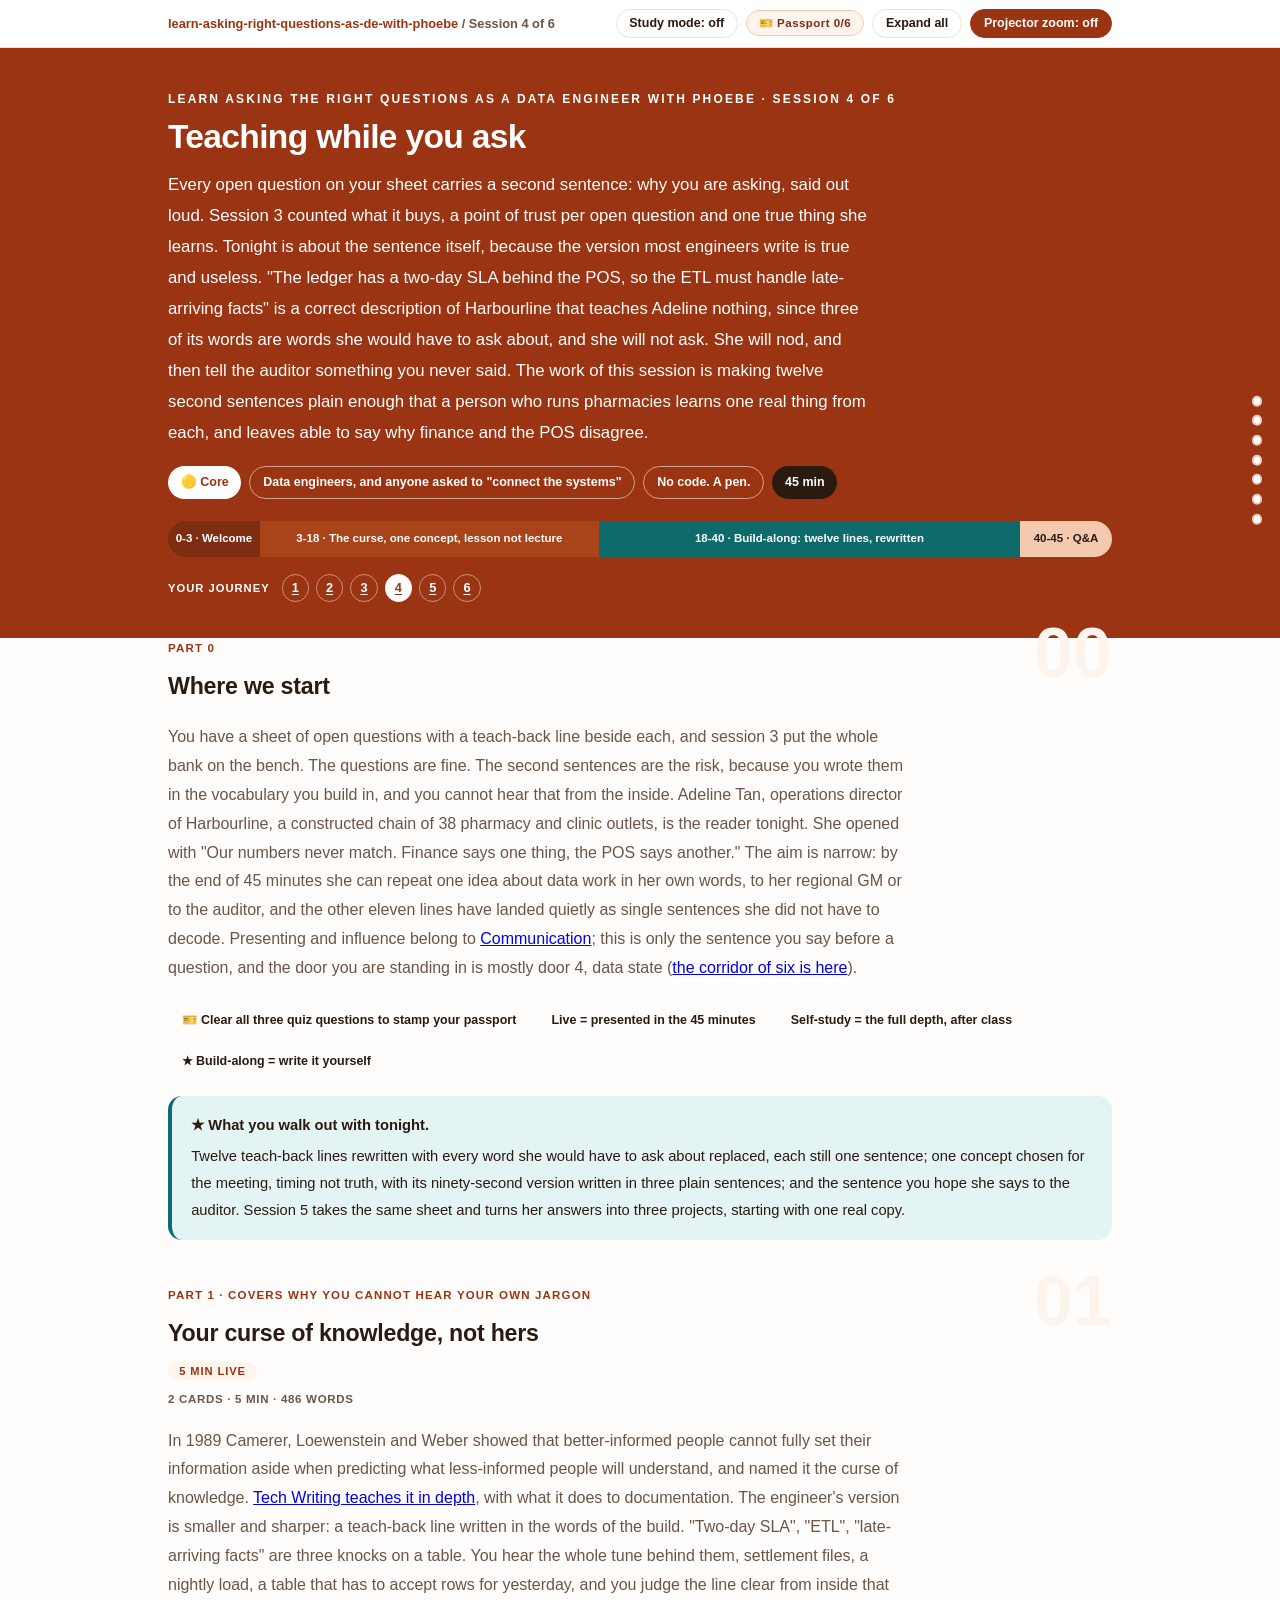
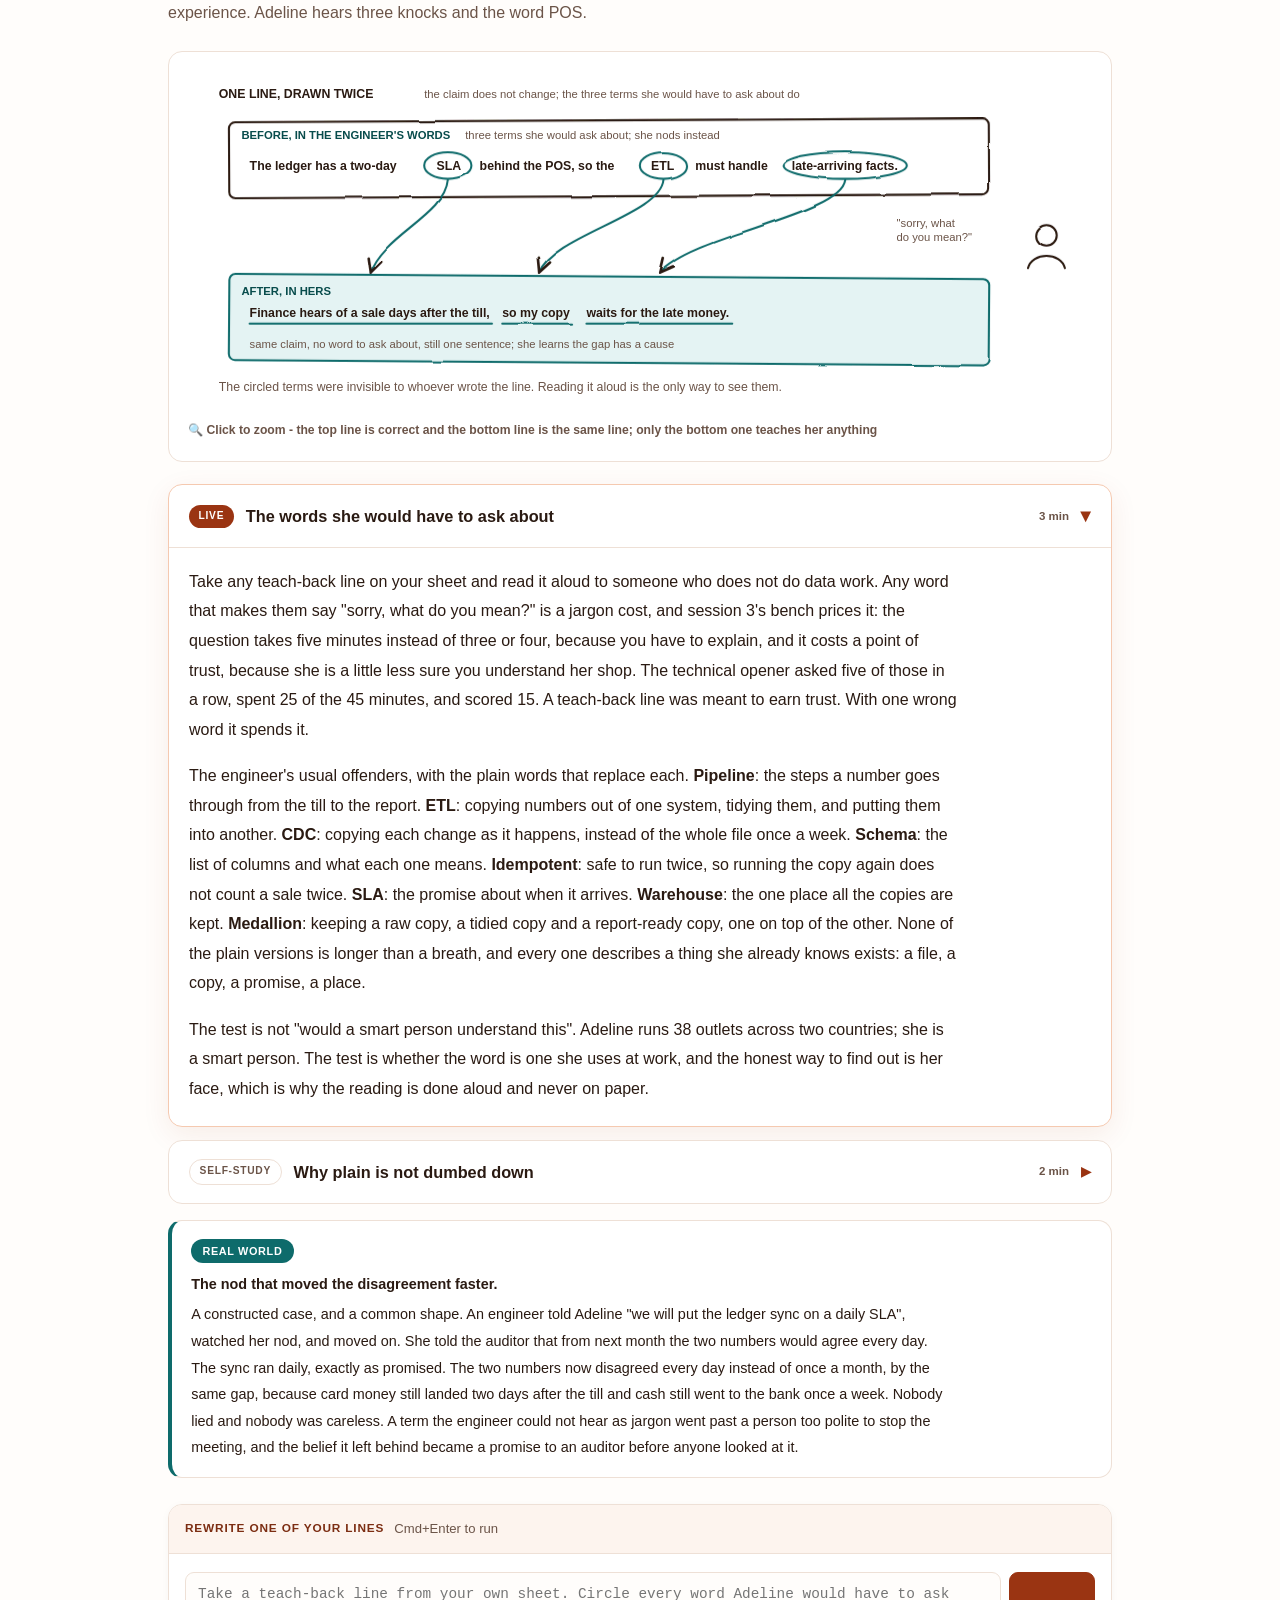
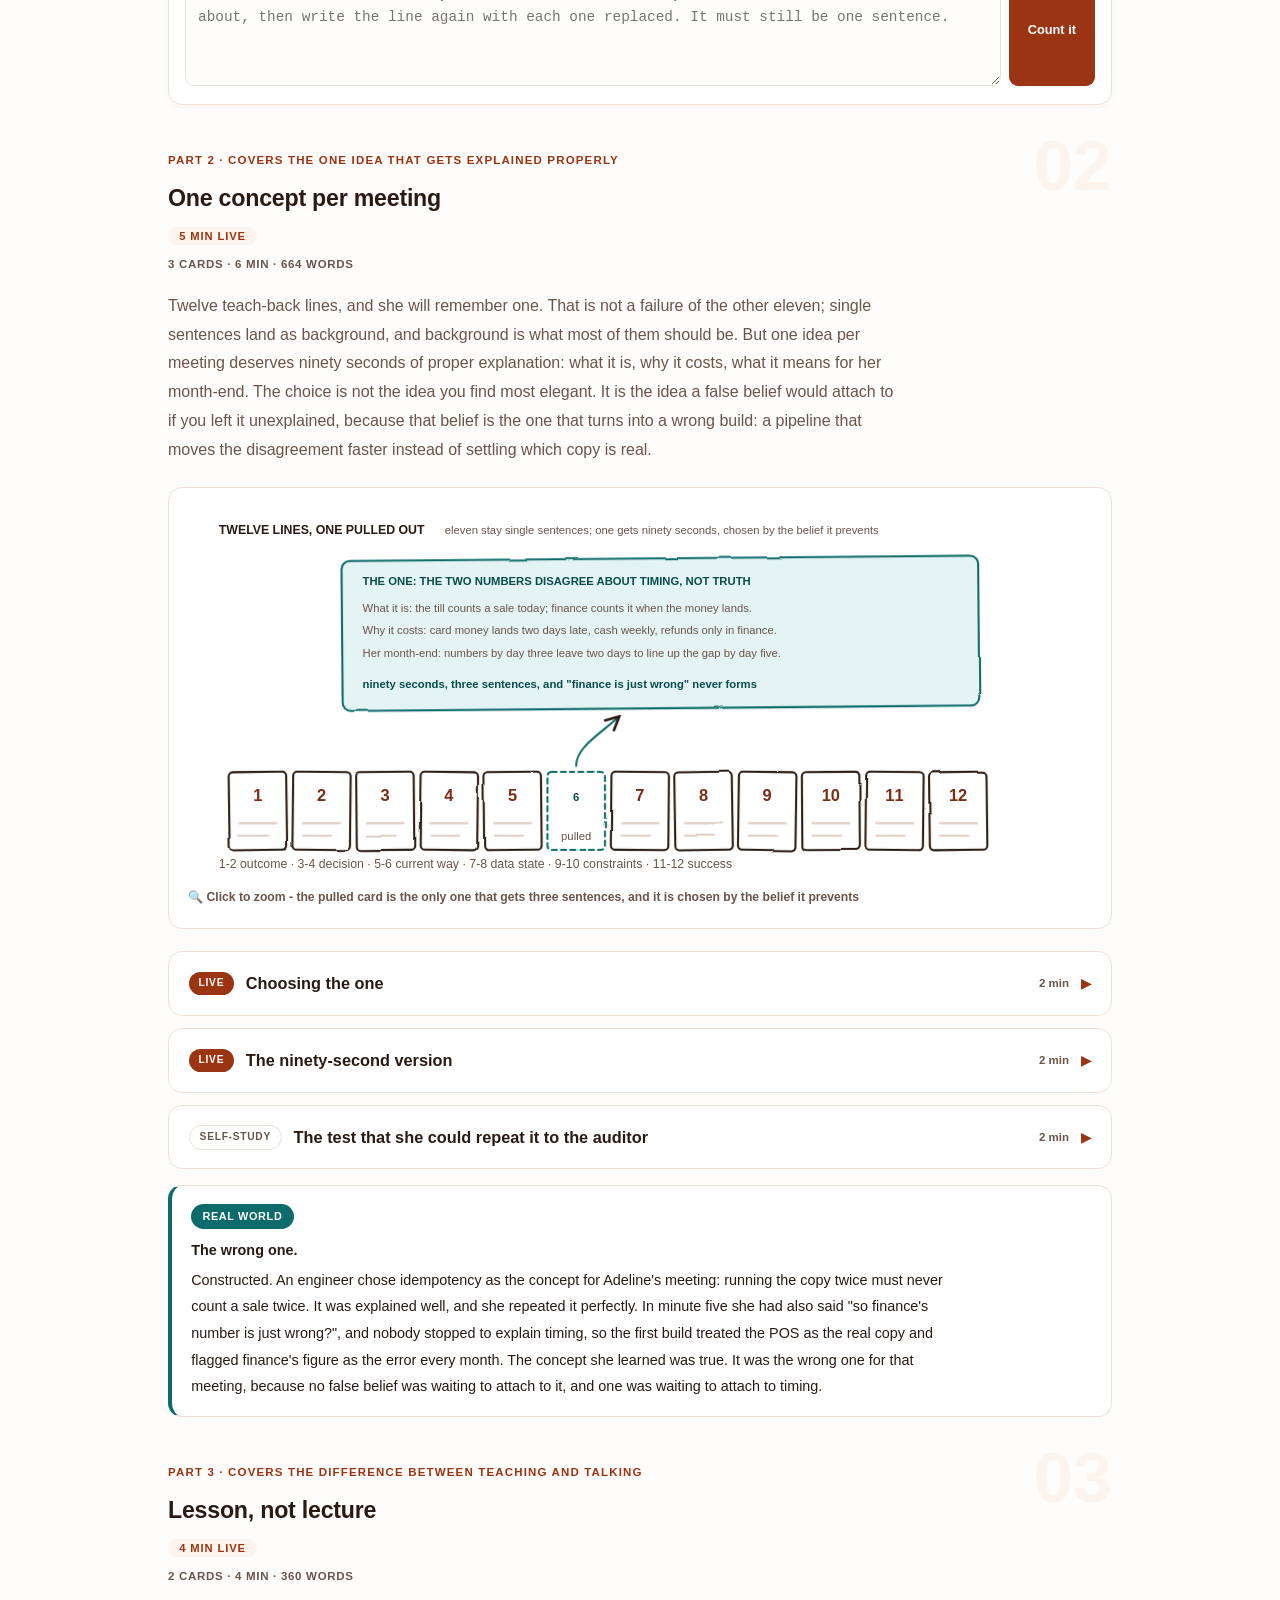
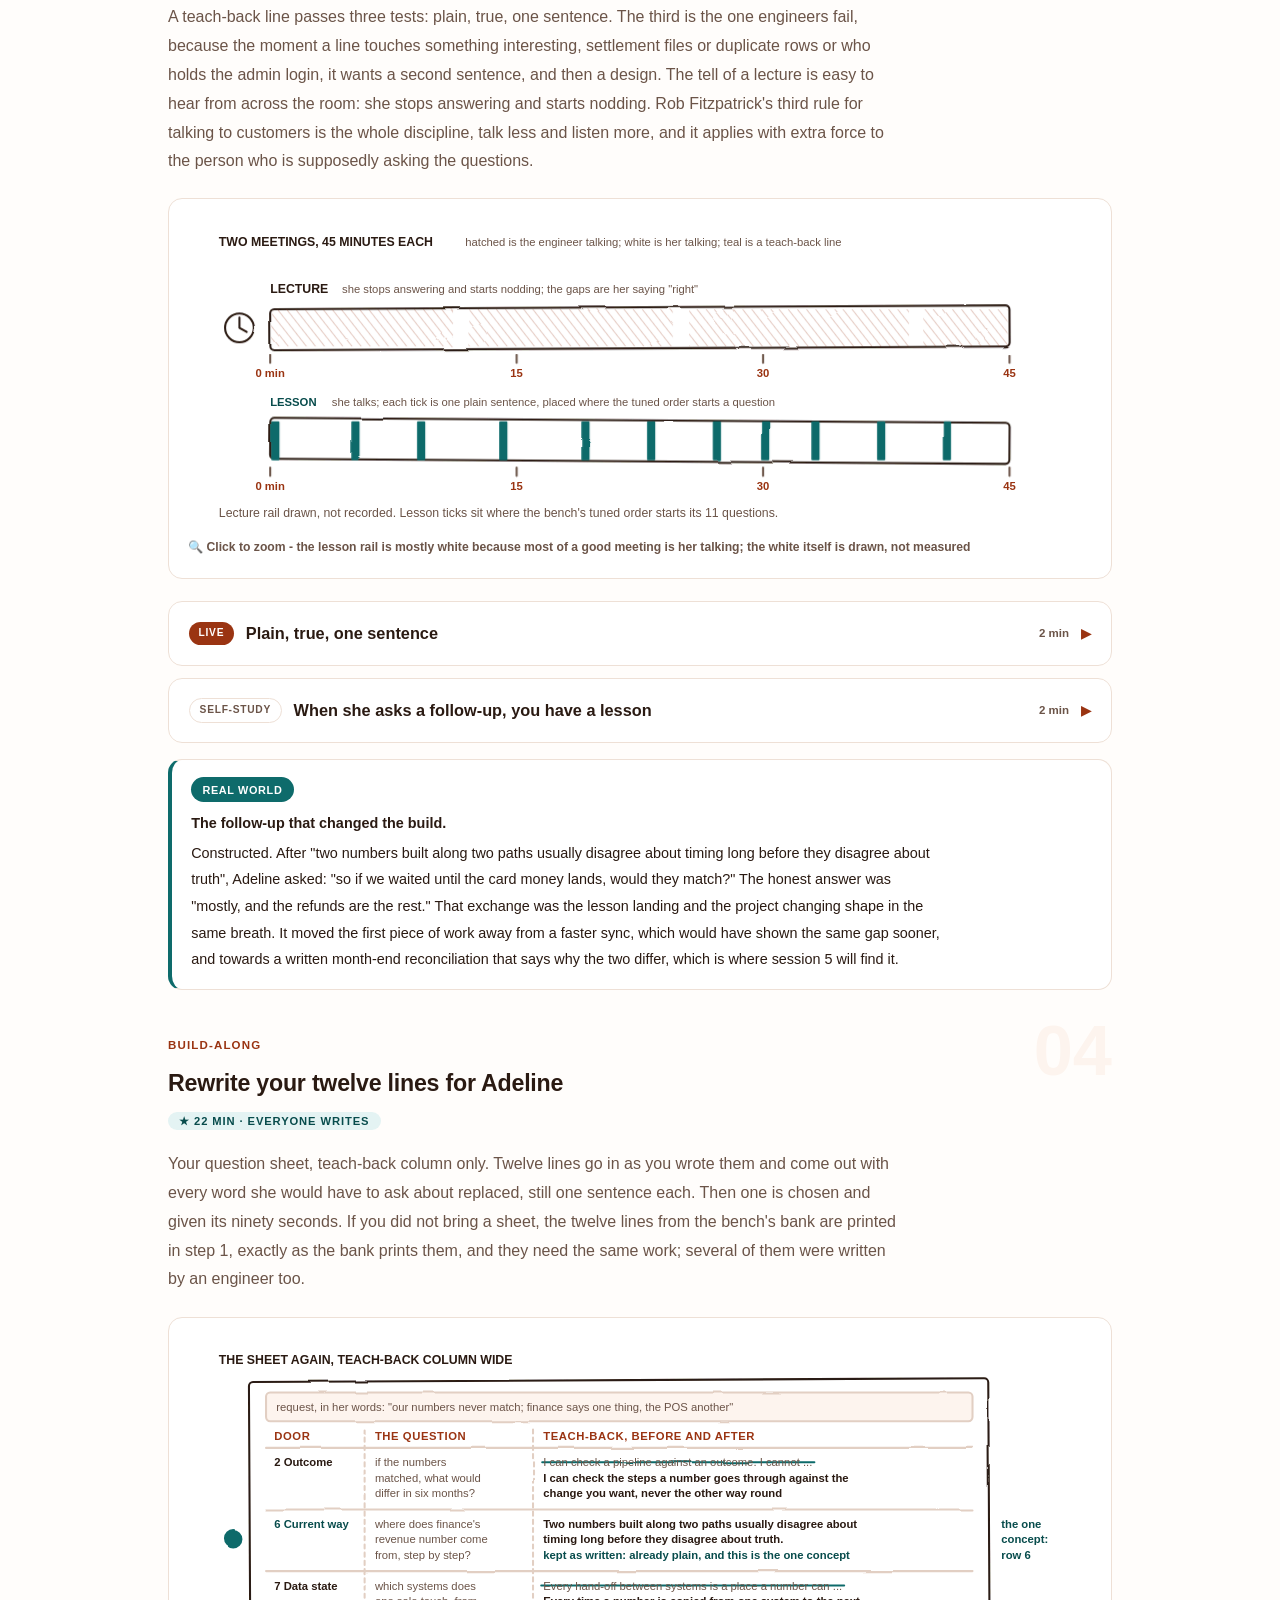
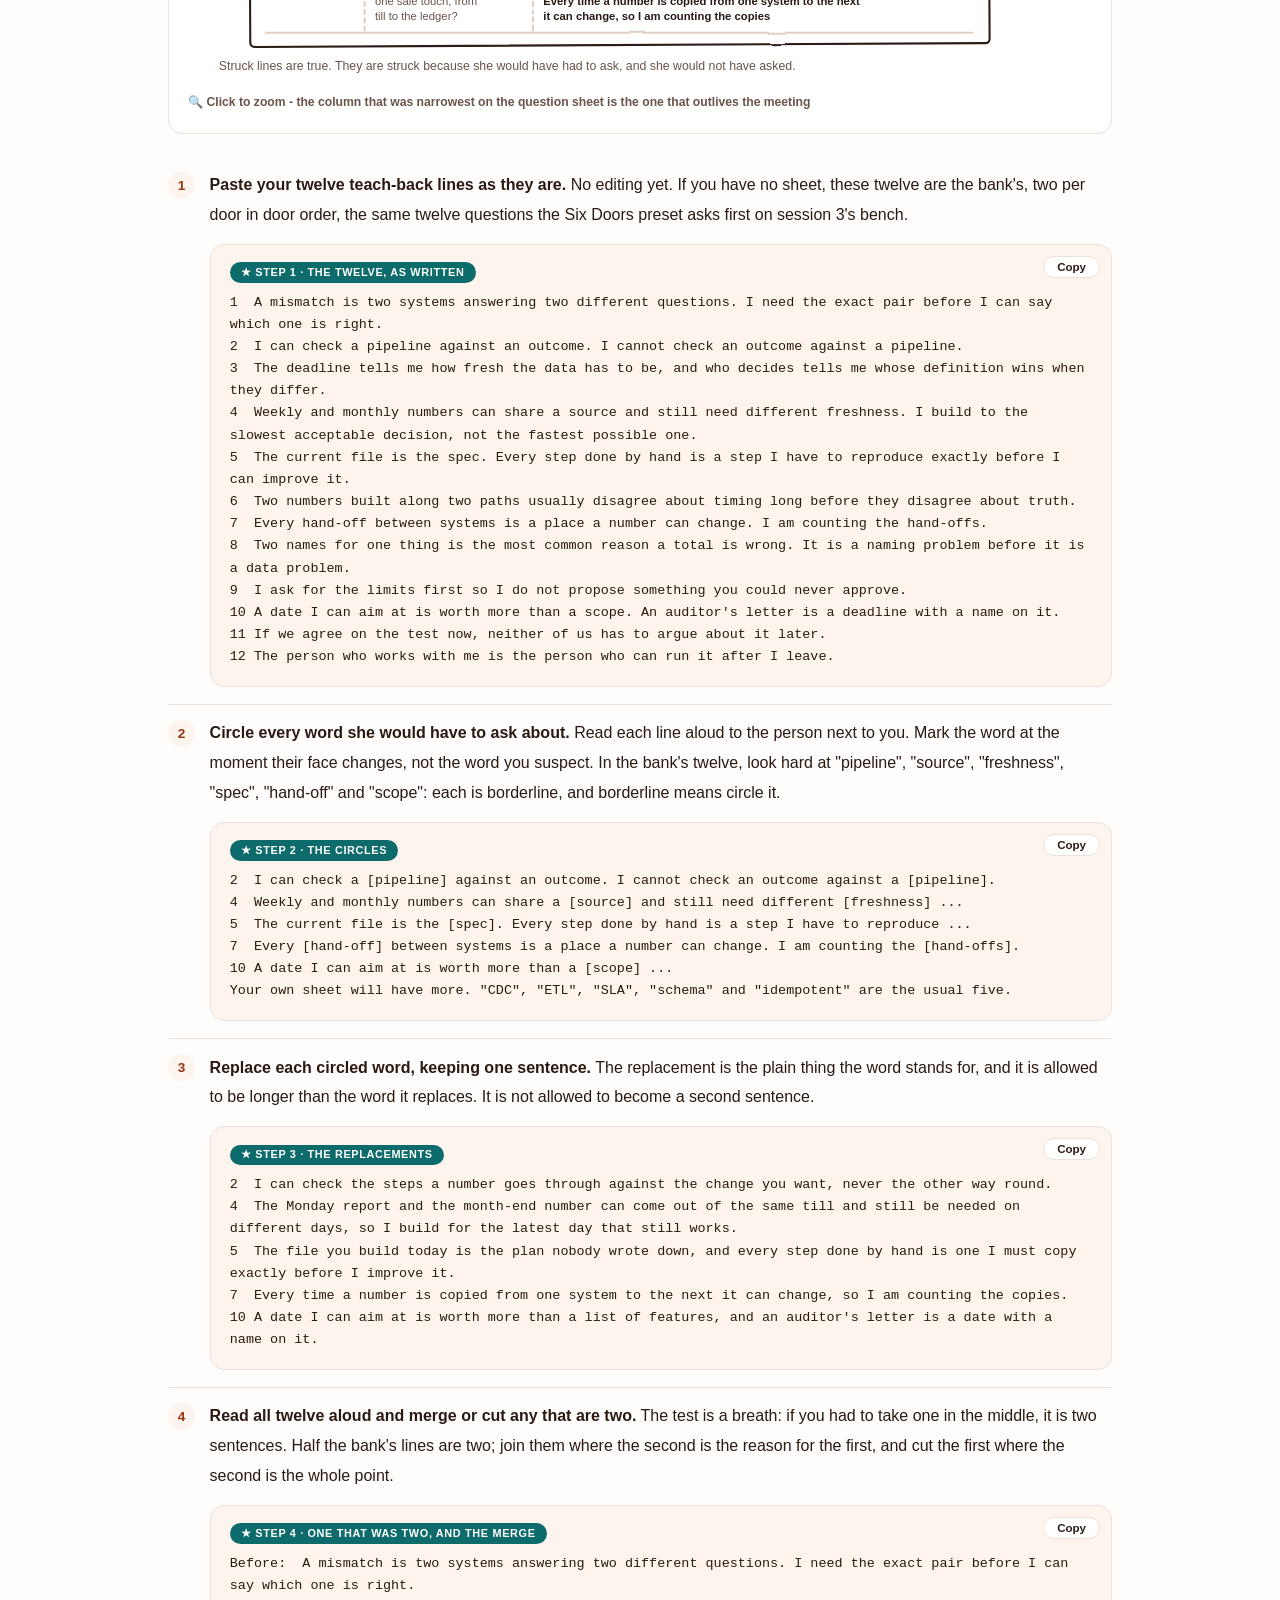
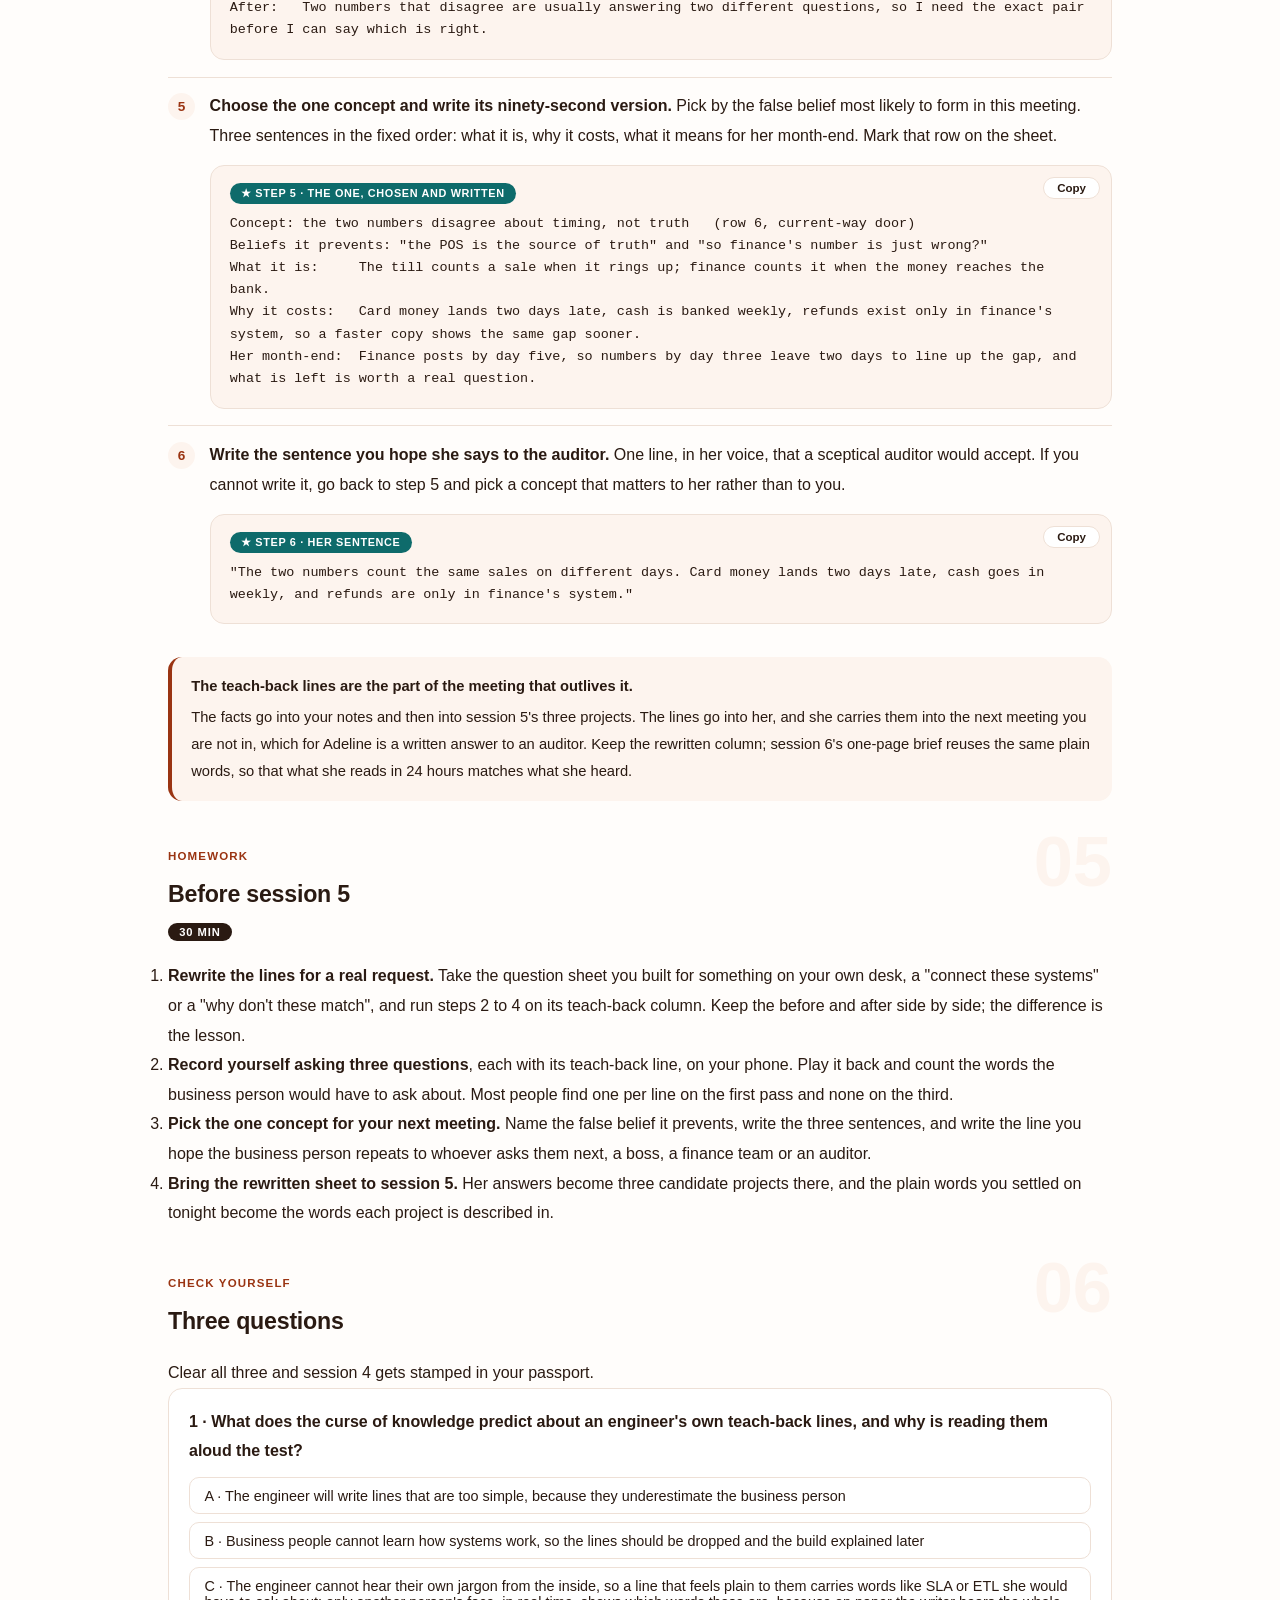
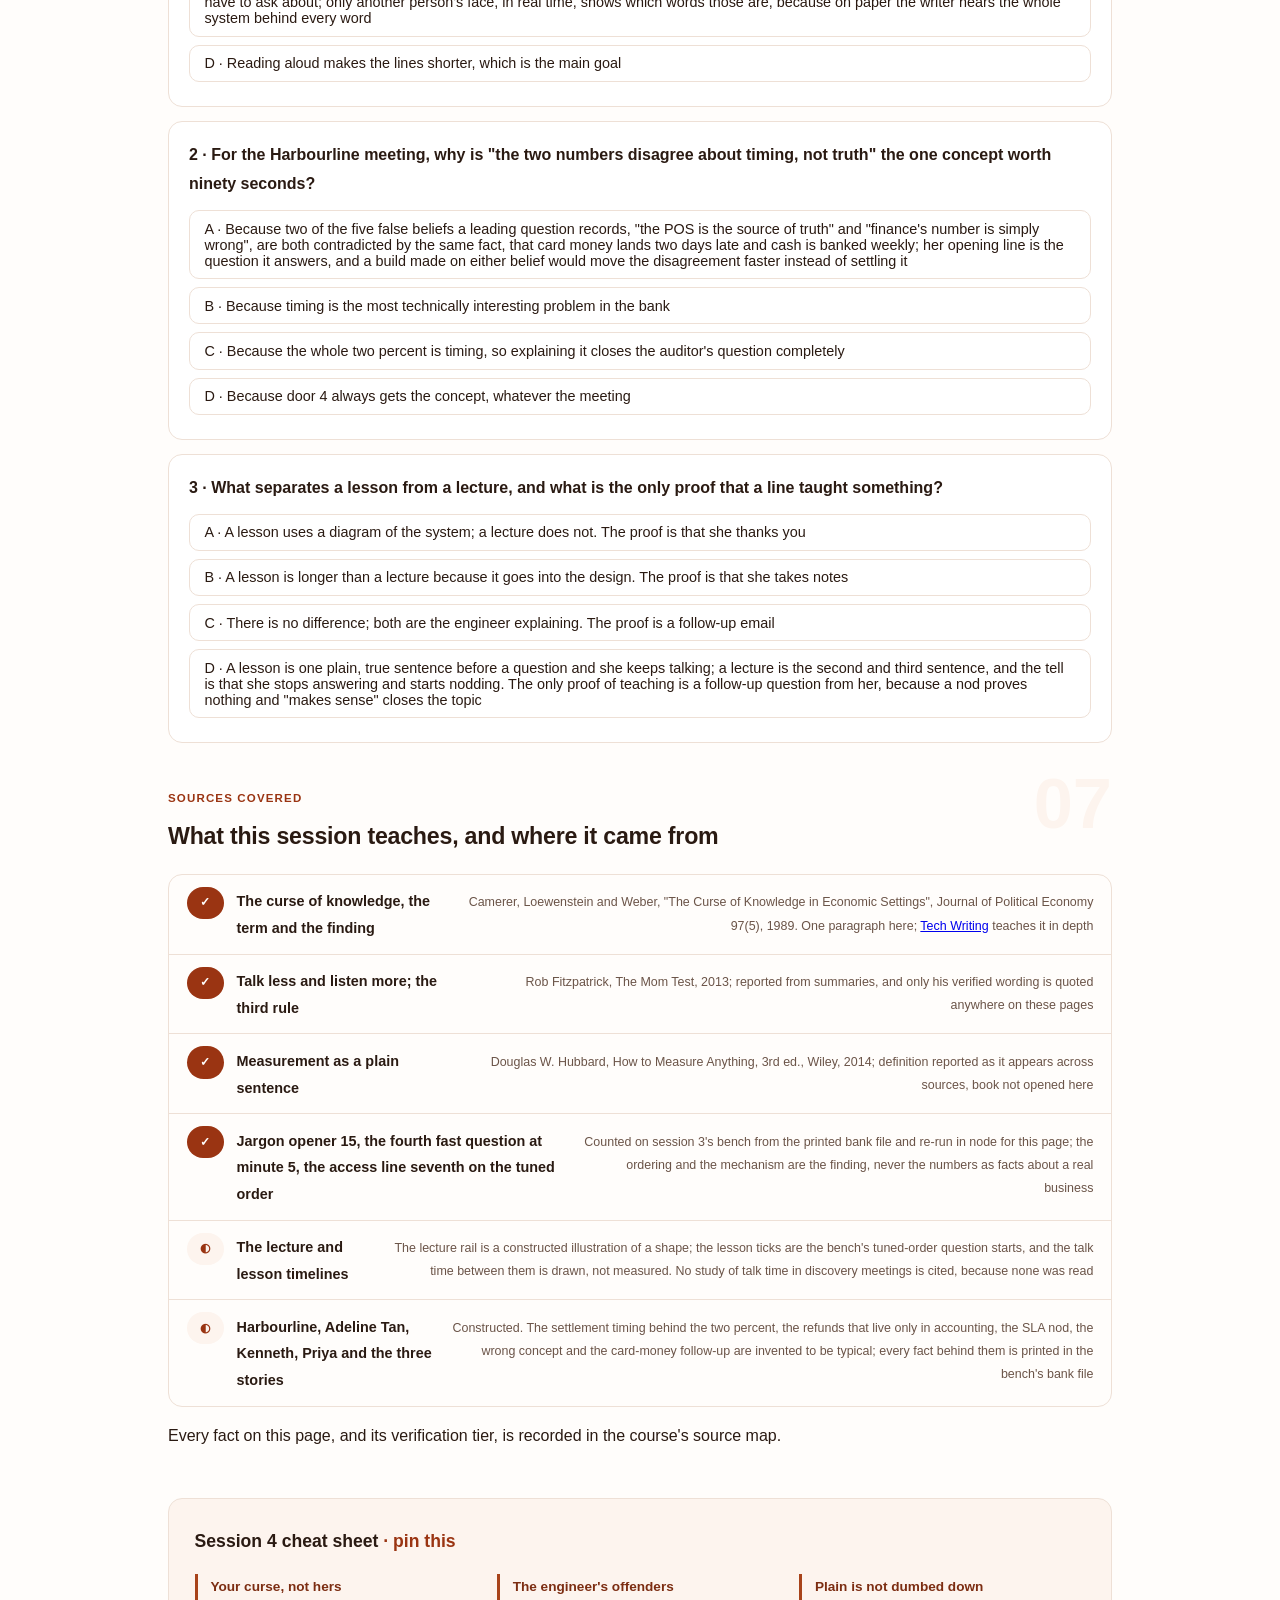
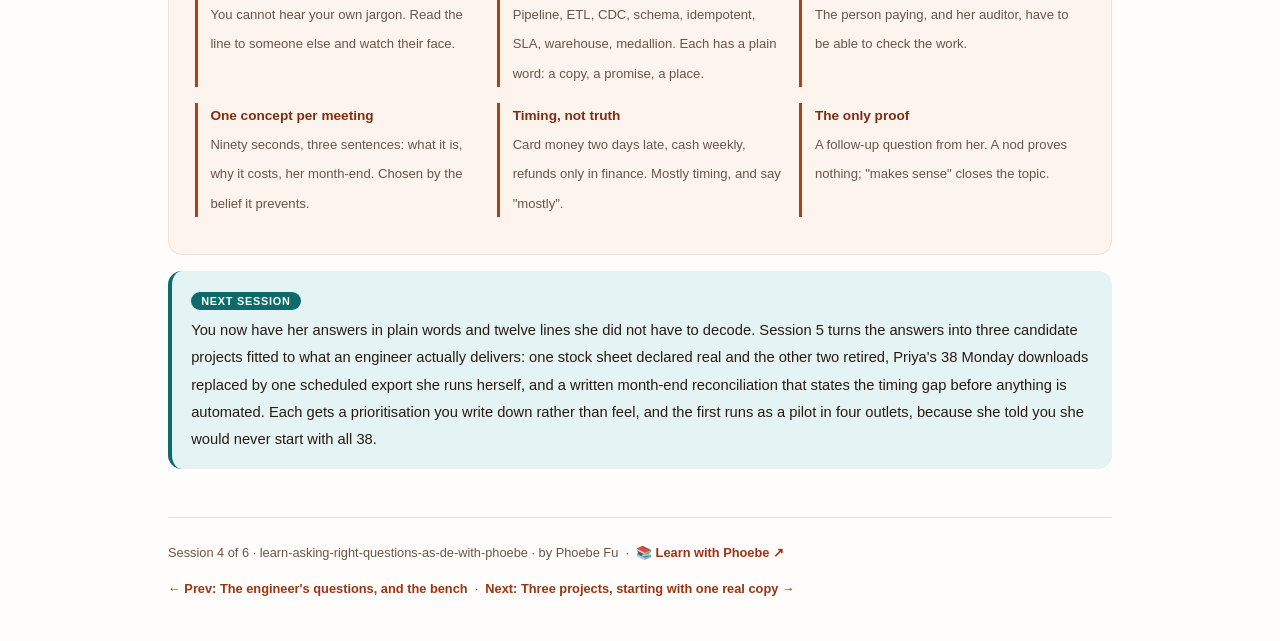
<file: courses/04-teaching-while-you-ask.html>
<!DOCTYPE html>
<html lang="en">
<head>
<meta charset="UTF-8">
<meta name="viewport" content="width=device-width, initial-scale=1.0">
<!-- social:start -->
<meta name="description" content="Session 4 of 6. The second sentence on every open question, for a data engineer: the curse of knowledge that hides CDC, SLA and medallion from you, the one concept worth ninety seconds (the two numbers disagree about timing, not truth), and twelve teach-back lines made plain for a person who runs pharmacies.">
<meta property="og:type" content="article">
<meta property="og:site_name" content="Learn with Phoebe">
<meta property="og:title" content="Teaching while you ask - learn asking the right questions as a data engineer with phoebe">
<meta property="og:description" content="Session 4 of 6. Your curse of knowledge, one concept per meeting, lesson not lecture, and twelve teach-back lines rewritten so the operations director can tell the auditor why the numbers differ.">
<meta property="og:url" content="https://phoebefu6.github.io/learn-asking-right-questions-as-de-with-phoebe/courses/04-teaching-while-you-ask.html">
<meta property="og:image" content="https://phoebefu6.github.io/learn-asking-right-questions-as-de-with-phoebe/assets/og-cover.png">
<meta property="og:image:width" content="1200">
<meta property="og:image:height" content="630">
<meta name="twitter:card" content="summary_large_image">
<meta name="twitter:title" content="Teaching while you ask - learn asking the right questions as a data engineer with phoebe">
<meta name="twitter:description" content="Session 4 of 6. Timing, not truth, in three plain sentences.">
<meta name="twitter:image" content="https://phoebefu6.github.io/learn-asking-right-questions-as-de-with-phoebe/assets/og-cover.png">
<!-- social:end -->
<title>Session 4 · Teaching while you ask - learn asking the right questions as a data engineer with phoebe</title>
<link rel="stylesheet" href="../assets/style.css?v=19">
</head>
<body>

<div class="toolbar">
  <div class="wrap">
    <span class="crumb"><a href="../index.html">learn-asking-right-questions-as-de-with-phoebe</a> / Session 4 of 6</span>
    <button class="btn" id="toggle-all" type="button">Expand all</button>
    <button class="btn primary" id="zoom-toggle" type="button">Projector zoom: off</button>
  </div>
</div>

<header class="masthead">
  <div class="wrap">
    <div class="eyebrow">Learn Asking the Right Questions as a Data Engineer with Phoebe · Session 4 of 6</div>
    <h1>Teaching <span class="accent">while you ask</span></h1>
    <p class="sub">Every open question on your sheet carries a second sentence: why you are asking, said out loud. Session 3 counted what it buys, a point of trust per open question and one true thing she learns. Tonight is about the sentence itself, because the version most engineers write is true and useless. "The ledger has a two-day SLA behind the POS, so the ETL must handle late-arriving facts" is a correct description of Harbourline that teaches Adeline nothing, since three of its words are words she would have to ask about, and she will not ask. She will nod, and then tell the auditor something you never said. The work of this session is making twelve second sentences plain enough that a person who runs pharmacies learns one real thing from each, and leaves able to say why finance and the POS disagree.</p>
    <div class="chip-row">
      <span class="chip level">🟡 Core</span>
      <span class="chip audience">Data engineers, and anyone asked to "connect the systems"</span>
      <span class="chip audience">No code. A pen.</span>
      <span class="chip time">45 min</span>
    </div>
    <div class="agenda">
      <span class="a1" style="flex:1">0-3 · Welcome</span>
      <span class="a2" style="flex:4">3-18 · The curse, one concept, lesson not lecture</span>
      <span class="a3" style="flex:5">18-40 · Build-along: twelve lines, rewritten</span>
      <span class="a4" style="flex:1">40-45 · Q&amp;A</span>
    </div>
  </div>
</header>

<main class="wrap">

  <section class="section" id="intro">
    <div class="section-kicker">
      <span class="klabel">Part 0</span>
      <h2>Where we start</h2>
    </div>
    <p class="lede">You have a sheet of open questions with a teach-back line beside each, and session 3 put the whole bank on the bench. The questions are fine. The second sentences are the risk, because you wrote them in the vocabulary you build in, and you cannot hear that from the inside. Adeline Tan, operations director of Harbourline, a constructed chain of 38 pharmacy and clinic outlets, is the reader tonight. She opened with "Our numbers never match. Finance says one thing, the POS says another." The aim is narrow: by the end of 45 minutes she can repeat one idea about data work in her own words, to her regional GM or to the auditor, and the other eleven lines have landed quietly as single sentences she did not have to decode. Presenting and influence belong to <a href="https://phoebefu6.github.io/learn-communication-with-phoebe/">Communication</a>; this is only the sentence you say before a question, and the door you are standing in is mostly door 4, data state (<a href="https://phoebefu6.github.io/learn-asking-right-questions-as-da-with-phoebe/courses/01-why-the-gap-and-the-six-doors.html">the corridor of six is here</a>).</p>

    <div class="legend">
      <span class="pill">🎫 Clear all three quiz questions to stamp your passport</span>
      <span class="pill">Live = presented in the 45 minutes</span>
      <span class="pill">Self-study = the full depth, after class</span>
      <span class="pill">★ Build-along = write it yourself</span>
    </div>

    <div class="callout win">
      <p><strong>★ What you walk out with tonight.</strong> Twelve teach-back lines rewritten with every word she would have to ask about replaced, each still one sentence; one concept chosen for the meeting, timing not truth, with its ninety-second version written in three plain sentences; and the sentence you hope she says to the auditor. Session 5 takes the same sheet and turns her answers into three projects, starting with one real copy.</p>
    </div>
  </section>

  <section class="section" id="part-1">
    <div class="section-kicker">
      <span class="klabel">Part 1 · covers why you cannot hear your own jargon</span>
      <h2>Your curse of knowledge, not hers</h2>
      <span class="tag concept">5 min live</span>
    </div>
    <p class="lede">In 1989 Camerer, Loewenstein and Weber showed that better-informed people cannot fully set their information aside when predicting what less-informed people will understand, and named it the curse of knowledge. <a href="https://phoebefu6.github.io/learn-tech-writing-with-phoebe/courses/01-why-docs-fail.html">Tech Writing teaches it in depth</a>, with what it does to documentation. The engineer's version is smaller and sharper: a teach-back line written in the words of the build. "Two-day SLA", "ETL", "late-arriving facts" are three knocks on a table. You hear the whole tune behind them, settlement files, a nightly load, a table that has to accept rows for yesterday, and you judge the line clear from inside that experience. Adeline hears three knocks and the word POS.</p>

    <figure class="zoomable">
      <svg viewBox="0 0 880 330" xmlns="http://www.w3.org/2000/svg" role="img" aria-label="One teach-back line drawn twice. The top panel reads: the ledger has a two-day SLA behind the POS, so the ETL must handle late-arriving facts; the terms SLA, ETL and late-arriving facts are circled in teal as the three she would have to ask about. The bottom panel is the same claim in plain words: finance hears of a sale days after the till, so my copy waits for the late money. Arrows run from each circled term down to its plain replacement, which is underlined. At the right a small figure of the operations director says sorry, what do you mean.">
        <defs>
          <filter id="s4aSk" x="-3%" y="-3%" width="106%" height="106%"><feTurbulence type="fractalNoise" baseFrequency="0.02" numOctaves="2" seed="41" result="n"/><feDisplacementMap in="SourceGraphic" in2="n" scale="2.4" xChannelSelector="R" yChannelSelector="G"/></filter>
          <pattern id="s4aHc" patternUnits="userSpaceOnUse" width="7" height="7" patternTransform="rotate(-38)"><line x1="0" y1="0" x2="0" y2="7" stroke="#9A3412" stroke-width="1" opacity=".5"/></pattern>
          <marker id="s4aAr" viewBox="0 0 10 10" refX="9" refY="5" markerWidth="8" markerHeight="8" orient="auto"><path d="M1 1 L9 5 L1 9" fill="none" stroke="#2A1A12" stroke-width="1.6" stroke-linecap="round"/></marker>
        </defs>
        <style>
          .s4aH { font: 800 12px Inter, sans-serif; fill: #2A1A12; }
          .s4aL { font: 600 12px Inter, sans-serif; fill: #2A1A12; }
          .s4aS { font: 400 11px Inter, sans-serif; fill: #6B5448; }
          .s4aB { font: 800 11px Inter, sans-serif; fill: #084C4C; }
          .s4aN { font: 400 12px Inter, sans-serif; fill: #6B5448; }
        </style>

        <text class="s4aH" x="30" y="26">ONE LINE, DRAWN TWICE</text>
        <text class="s4aS" x="230" y="26">the claim does not change; the three terms she would have to ask about do</text>

        <g filter="url(#s4aSk)" fill="none" stroke="#2A1A12" stroke-width="2" stroke-linecap="round" stroke-linejoin="round">
          <!-- before panel -->
          <rect x="40" y="48" width="740" height="74" rx="6" transform="rotate(-0.3 410 85)" fill="#FFFFFF"/>
          <!-- the three circled terms -->
          <ellipse cx="253" cy="92" rx="23" ry="13" stroke="#0E6B6B"/>
          <ellipse cx="463" cy="92" rx="23" ry="13" stroke="#0E6B6B"/>
          <ellipse cx="640" cy="92" rx="60" ry="13" stroke="#0E6B6B"/>
          <!-- after panel -->
          <rect x="40" y="200" width="740" height="84" rx="6" transform="rotate(0.4 410 242)" fill="#E4F3F3" stroke="#0E6B6B"/>
          <!-- arrows from each circled term to the after panel -->
          <path d="M253 106 C250 140 190 160 178 196" stroke="#0E6B6B" marker-end="url(#s4aAr)"/>
          <path d="M463 106 C460 140 356 160 342 196" stroke="#0E6B6B" marker-end="url(#s4aAr)"/>
          <path d="M640 106 C636 140 490 160 460 196" stroke="#0E6B6B" marker-end="url(#s4aAr)"/>
          <!-- the replacements, underlined -->
          <path d="M60 246 L296 246" stroke="#0E6B6B"/>
          <path d="M306 246 L374 246" stroke="#0E6B6B"/>
          <path d="M388 246 L530 246" stroke="#0E6B6B"/>
          <!-- Adeline, listening -->
          <circle cx="836" cy="160" r="10"/>
          <path d="M818 192 C822 176 850 176 854 192"/>
        </g>

        <text class="s4aB" x="52" y="66">BEFORE, IN THE ENGINEER'S WORDS</text>
        <text class="s4aS" x="270" y="66">three terms she would ask about; she nods instead</text>
        <text class="s4aL" x="60" y="96">The ledger has a two-day</text>
        <text class="s4aL" x="242" y="96">SLA</text>
        <text class="s4aL" x="284" y="96">behind the POS, so the</text>
        <text class="s4aL" x="451" y="96">ETL</text>
        <text class="s4aL" x="494" y="96">must handle</text>
        <text class="s4aL" x="588" y="96">late-arriving facts.</text>

        <text class="s4aS" x="690" y="152">"sorry, what</text>
        <text class="s4aS" x="690" y="166">do you mean?"</text>

        <text class="s4aB" x="52" y="218">AFTER, IN HERS</text>
        <text class="s4aL" x="60" y="240">Finance hears of a sale days after the till,</text>
        <text class="s4aL" x="306" y="240">so my copy</text>
        <text class="s4aL" x="388" y="240">waits for the late money.</text>
        <text class="s4aS" x="60" y="270">same claim, no word to ask about, still one sentence; she learns the gap has a cause</text>

        <text class="s4aN" x="30" y="312">The circled terms were invisible to whoever wrote the line. Reading it aloud is the only way to see them.</text>
      </svg>
      <figcaption>🔍 Click to zoom - the top line is correct and the bottom line is the same line; only the bottom one teaches her anything</figcaption>
    </figure>

    <details class="card" open>
      <summary><span class="mode live">Live</span>The words she would have to ask about<span class="mini">3 min</span><span class="caret">▶</span></summary>
      <div class="body">
        <p>Take any teach-back line on your sheet and read it aloud to someone who does not do data work. Any word that makes them say "sorry, what do you mean?" is a jargon cost, and session 3's bench prices it: the question takes five minutes instead of three or four, because you have to explain, and it costs a point of trust, because she is a little less sure you understand her shop. The technical opener asked five of those in a row, spent 25 of the 45 minutes, and scored 15. A teach-back line was meant to earn trust. With one wrong word it spends it.</p>
        <p>The engineer's usual offenders, with the plain words that replace each. <strong>Pipeline</strong>: the steps a number goes through from the till to the report. <strong>ETL</strong>: copying numbers out of one system, tidying them, and putting them into another. <strong>CDC</strong>: copying each change as it happens, instead of the whole file once a week. <strong>Schema</strong>: the list of columns and what each one means. <strong>Idempotent</strong>: safe to run twice, so running the copy again does not count a sale twice. <strong>SLA</strong>: the promise about when it arrives. <strong>Warehouse</strong>: the one place all the copies are kept. <strong>Medallion</strong>: keeping a raw copy, a tidied copy and a report-ready copy, one on top of the other. None of the plain versions is longer than a breath, and every one describes a thing she already knows exists: a file, a copy, a promise, a place.</p>
        <p>The test is not "would a smart person understand this". Adeline runs 38 outlets across two countries; she is a smart person. The test is whether the word is one she uses at work, and the honest way to find out is her face, which is why the reading is done aloud and never on paper.</p>
      </div>
    </details>

    <details class="card">
      <summary><span class="mode self">Self-study</span>Why plain is not dumbed down<span class="mini">2 min</span><span class="caret">▶</span></summary>
      <div class="body">
        <p>Douglas Hubbard's definition of measurement, a quantitatively expressed reduction of uncertainty based on one or more observations, is itself a plain sentence. It contains no term of art, and a finance director can check it against her own experience without a glossary. Precision and plainness are not in tension; the words that sound precise to an engineer are usually just familiar to an engineer.</p>
        <p>There is a professional reason plain is the norm and not a courtesy. The person paying for the work has to be able to check it, and here the person checking it after her is an auditor. A teach-back line she cannot decode is a claim she cannot test, and a claim she cannot test is one she either accepts on faith or quietly ignores. Both are bad for you: the first because faith runs out on the first number that still does not match, the second because you have spent a sentence and taught nothing. Plain words are how an engineer makes the reasoning behind a build inspectable by the person who has to sign it off.</p>
      </div>
    </details>

    <div class="callout example">
      <span class="ex-pill">Real world</span>
      <p><strong>The nod that moved the disagreement faster.</strong> A constructed case, and a common shape. An engineer told Adeline "we will put the ledger sync on a daily SLA", watched her nod, and moved on. She told the auditor that from next month the two numbers would agree every day. The sync ran daily, exactly as promised. The two numbers now disagreed every day instead of once a month, by the same gap, because card money still landed two days after the till and cash still went to the bank once a week. Nobody lied and nobody was careless. A term the engineer could not hear as jargon went past a person too polite to stop the meeting, and the belief it left behind became a promise to an auditor before anyone looked at it.</p>
    </div>

    <div class="tryrow" data-fn="wordcount" data-multiline="1" data-title="Rewrite one of your lines" data-hint="Take a teach-back line from your own sheet. Circle every word Adeline would have to ask about, then write the line again with each one replaced. It must still be one sentence." data-seed="" data-cta="Count it"></div>
  </section>

  <section class="section" id="part-2">
    <div class="section-kicker">
      <span class="klabel">Part 2 · covers the one idea that gets explained properly</span>
      <h2>One concept per meeting</h2>
      <span class="tag concept">5 min live</span>
    </div>
    <p class="lede">Twelve teach-back lines, and she will remember one. That is not a failure of the other eleven; single sentences land as background, and background is what most of them should be. But one idea per meeting deserves ninety seconds of proper explanation: what it is, why it costs, what it means for her month-end. The choice is not the idea you find most elegant. It is the idea a false belief would attach to if you left it unexplained, because that belief is the one that turns into a wrong build: a pipeline that moves the disagreement faster instead of settling which copy is real.</p>

    <figure class="zoomable">
      <svg viewBox="0 0 880 360" xmlns="http://www.w3.org/2000/svg" role="img" aria-label="Twelve small cards in a row along the bottom, numbered one to twelve, two per door. The sixth slot, the second current-way card, is empty and dashed in teal; an arrow rises from it to one enlarged teal card above, which carries the concept the two numbers disagree about timing, not truth, written as its ninety-second version in three plain sentences: what it is, why it costs, and what it means for her month-end.">
        <defs>
          <filter id="s4bSk" x="-3%" y="-3%" width="106%" height="106%"><feTurbulence type="fractalNoise" baseFrequency="0.02" numOctaves="2" seed="43" result="n"/><feDisplacementMap in="SourceGraphic" in2="n" scale="2.4" xChannelSelector="R" yChannelSelector="G"/></filter>
          <pattern id="s4bHc" patternUnits="userSpaceOnUse" width="7" height="7" patternTransform="rotate(-38)"><line x1="0" y1="0" x2="0" y2="7" stroke="#9A3412" stroke-width="1" opacity=".5"/></pattern>
          <marker id="s4bAr" viewBox="0 0 10 10" refX="9" refY="5" markerWidth="8" markerHeight="8" orient="auto"><path d="M1 1 L9 5 L1 9" fill="none" stroke="#2A1A12" stroke-width="1.6" stroke-linecap="round"/></marker>
        </defs>
        <style>
          .s4bH { font: 800 12px Inter, sans-serif; fill: #2A1A12; }
          .s4bL { font: 600 12px Inter, sans-serif; fill: #2A1A12; }
          .s4bS { font: 400 11px Inter, sans-serif; fill: #6B5448; }
          .s4bB { font: 800 11px Inter, sans-serif; fill: #084C4C; }
          .s4bV { font: 800 16px Inter, sans-serif; fill: #7C2D12; }
          .s4bN { font: 400 12px Inter, sans-serif; fill: #6B5448; }
        </style>

        <text class="s4bH" x="30" y="26">TWELVE LINES, ONE PULLED OUT</text>
        <text class="s4bS" x="250" y="26">eleven stay single sentences; one gets ninety seconds, chosen by the belief it prevents</text>

        <g filter="url(#s4bSk)" fill="none" stroke="#2A1A12" stroke-width="2" stroke-linecap="round" stroke-linejoin="round">
          <!-- the enlarged card -->
          <rect x="150" y="50" width="620" height="146" rx="8" transform="rotate(-0.5 460 123)" fill="#E4F3F3" stroke="#0E6B6B"/>
          <!-- arrow from the gap up to the card -->
          <path d="M378 252 C378 234 400 222 420 204" stroke="#0E6B6B" marker-end="url(#s4bAr)"/>
          <!-- the deck: twelve slots, 56 wide, 6 gap, from x=40 -->
          <rect x="40" y="258" width="56" height="76" rx="4" transform="rotate(-0.8 68 296)" fill="#FFFFFF"/>
          <rect x="102" y="258" width="56" height="76" rx="4" transform="rotate(0.6 130 296)" fill="#FFFFFF"/>
          <rect x="164" y="258" width="56" height="76" rx="4" transform="rotate(-0.5 192 296)" fill="#FFFFFF"/>
          <rect x="226" y="258" width="56" height="76" rx="4" transform="rotate(0.7 254 296)" fill="#FFFFFF"/>
          <rect x="288" y="258" width="56" height="76" rx="4" transform="rotate(-0.6 316 296)" fill="#FFFFFF"/>
          <rect x="350" y="258" width="56" height="76" rx="4" stroke="#0E6B6B" stroke-dasharray="5 4"/>
          <rect x="412" y="258" width="56" height="76" rx="4" transform="rotate(0.5 440 296)" fill="#FFFFFF"/>
          <rect x="474" y="258" width="56" height="76" rx="4" transform="rotate(-0.9 502 296)" fill="#FFFFFF"/>
          <rect x="536" y="258" width="56" height="76" rx="4" transform="rotate(0.8 564 296)" fill="#FFFFFF"/>
          <rect x="598" y="258" width="56" height="76" rx="4" transform="rotate(-0.4 626 296)" fill="#FFFFFF"/>
          <rect x="660" y="258" width="56" height="76" rx="4" transform="rotate(0.6 688 296)" fill="#FFFFFF"/>
          <rect x="722" y="258" width="56" height="76" rx="4" transform="rotate(-0.7 750 296)" fill="#FFFFFF"/>
          <!-- a line of text on each small card -->
          <path d="M50 308 L86 308 M112 308 L148 308 M174 308 L210 308 M236 308 L272 308 M298 308 L334 308 M422 308 L458 308 M484 308 L520 308 M546 308 L582 308 M608 308 L644 308 M670 308 L706 308 M732 308 L768 308" stroke="#E2CFC3"/>
          <path d="M50 320 L78 320 M112 320 L140 320 M174 320 L202 320 M236 320 L264 320 M298 320 L326 320 M422 320 L450 320 M484 320 L512 320 M546 320 L574 320 M608 320 L636 320 M670 320 L698 320 M732 320 L760 320" stroke="#E2CFC3"/>
        </g>

        <text class="s4bB" x="170" y="76">THE ONE: THE TWO NUMBERS DISAGREE ABOUT TIMING, NOT TRUTH</text>
        <text class="s4bS" x="170" y="102">What it is: the till counts a sale today; finance counts it when the money lands.</text>
        <text class="s4bS" x="170" y="124">Why it costs: card money lands two days late, cash weekly, refunds only in finance.</text>
        <text class="s4bS" x="170" y="146">Her month-end: numbers by day three leave two days to line up the gap by day five.</text>
        <text class="s4bB" x="170" y="176">ninety seconds, three sentences, and "finance is just wrong" never forms</text>

        <text class="s4bV" x="68" y="286" text-anchor="middle">1</text>
        <text class="s4bV" x="130" y="286" text-anchor="middle">2</text>
        <text class="s4bV" x="192" y="286" text-anchor="middle">3</text>
        <text class="s4bV" x="254" y="286" text-anchor="middle">4</text>
        <text class="s4bV" x="316" y="286" text-anchor="middle">5</text>
        <text class="s4bB" x="378" y="286" text-anchor="middle">6</text>
        <text class="s4bV" x="440" y="286" text-anchor="middle">7</text>
        <text class="s4bV" x="502" y="286" text-anchor="middle">8</text>
        <text class="s4bV" x="564" y="286" text-anchor="middle">9</text>
        <text class="s4bV" x="626" y="286" text-anchor="middle">10</text>
        <text class="s4bV" x="688" y="286" text-anchor="middle">11</text>
        <text class="s4bV" x="750" y="286" text-anchor="middle">12</text>
        <text class="s4bS" x="378" y="324" text-anchor="middle">pulled</text>

        <text class="s4bN" x="30" y="352">1-2 outcome · 3-4 decision · 5-6 current way · 7-8 data state · 9-10 constraints · 11-12 success</text>
      </svg>
      <figcaption>🔍 Click to zoom - the pulled card is the only one that gets three sentences, and it is chosen by the belief it prevents</figcaption>
    </figure>

    <details class="card">
      <summary><span class="mode live">Live</span>Choosing the one<span class="mini">2 min</span><span class="caret">▶</span></summary>
      <div class="body">
        <p>Look at the five false beliefs the bench records on the fast run, because each one is a concept that was never explained. "The POS is the source of truth" and "finance's number is simply wrong" both attach to timing: the bank file marks both as contradicted by the same fact, that card settlements land two days late and cash is deposited weekly. "Pull everything daily" attaches to freshness: Monday's reorder needs weekly, month-end needs day three. "The vendor API is already in use" attaches to what exists versus what is possible: nobody has ever used it. "Stock lives in the POS" attaches to which copy is real: there are three spreadsheets, and the one Priya trusts is on her laptop. Pick the belief most likely to form in <em>this</em> meeting with <em>this</em> person, and the concept behind it is your one.</p>
        <p>For Harbourline the choice is close to forced. <strong>The two numbers disagree about timing, not truth</strong>, because two of the five beliefs attach to it, because her opening line is literally the question it answers, and because the auditor asked it in writing. On the fast run, "So finance's number is just wrong?" is the fourth question asked and is in the notes by minute 5, before a single true fact. The other candidates are real, and the next meeting can have one of them. Choose one, not two; two concepts at ninety seconds each is a lecture with an interval.</p>
      </div>
    </details>

    <details class="card">
      <summary><span class="mode live">Live</span>The ninety-second version<span class="mini">2 min</span><span class="caret">▶</span></summary>
      <div class="body">
        <p>Three sentences, in a fixed order: what it is, why it costs, what it means for her month-end. Written in full for the timing concept, as it would be said right after she answers "where does finance's revenue number come from, step by step?":</p>
        <p><strong>What it is.</strong> "The till counts a sale the moment it rings up, and finance counts it when the money reaches the bank, so on any given day the two systems are counting sales from different days." <strong>Why it costs.</strong> "Card money lands two days after the sale, cash goes to the bank once a week, and refunds are only ever entered in the accounting system, so the POS never sees them, and copying either number into a new report faster would only show you the same gap sooner." <strong>Her month-end.</strong> "Finance posts by the fifth working day, so if we have the numbers by day three we have two days to line up the late card money, the weekly cash and the refunds, and whatever is left after that is the part of the two percent worth a real question."</p>
        <p>Ninety seconds, then back to the next question. Notice what the version does not say: it does not say the whole two percent is timing. Her sheet says it is mostly timing, and the honest sentence leaves room for the rest. The tell that it worked is that she uses the word "timing" herself later in the meeting, as a reason rather than an excuse.</p>
      </div>
    </details>

    <details class="card">
      <summary><span class="mode self">Self-study</span>The test that she could repeat it to the auditor<span class="mini">2 min</span><span class="caret">▶</span></summary>
      <div class="body">
        <p>Adeline told you that last month the auditor asked which number was right, and she could not tell him. If the one concept landed, next time she can say something like "the two numbers count the same sales on different days; card money lands two days late, cash weekly, and refunds only exist in finance's system." That sentence is the whole test: it is hers, it is short, it carries the reason, and it would survive a sceptical follow-up from a person whose job is sceptical follow-ups. If instead she says "the data team is looking at the sync", the concept was heard and not learned.</p>
        <p>Write the sentence you hope she says before the meeting. It forces the ninety seconds to be built backwards from a line a non-data person could carry, and it is the cheapest rehearsal there is. It also checks the choice itself: if you cannot write a one-line version an auditor would accept, you have picked an idea that matters to you and not to her.</p>
      </div>
    </details>

    <div class="callout example">
      <span class="ex-pill">Real world</span>
      <p><strong>The wrong one.</strong> Constructed. An engineer chose idempotency as the concept for Adeline's meeting: running the copy twice must never count a sale twice. It was explained well, and she repeated it perfectly. In minute five she had also said "so finance's number is just wrong?", and nobody stopped to explain timing, so the first build treated the POS as the real copy and flagged finance's figure as the error every month. The concept she learned was true. It was the wrong one for that meeting, because no false belief was waiting to attach to it, and one was waiting to attach to timing.</p>
    </div>
  </section>

  <section class="section" id="part-3">
    <div class="section-kicker">
      <span class="klabel">Part 3 · covers the difference between teaching and talking</span>
      <h2>Lesson, not lecture</h2>
      <span class="tag concept">4 min live</span>
    </div>
    <p class="lede">A teach-back line passes three tests: plain, true, one sentence. The third is the one engineers fail, because the moment a line touches something interesting, settlement files or duplicate rows or who holds the admin login, it wants a second sentence, and then a design. The tell of a lecture is easy to hear from across the room: she stops answering and starts nodding. Rob Fitzpatrick's third rule for talking to customers is the whole discipline, talk less and listen more, and it applies with extra force to the person who is supposedly asking the questions.</p>

    <figure class="zoomable">
      <svg viewBox="0 0 880 300" xmlns="http://www.w3.org/2000/svg" role="img" aria-label="Two hand-drawn 45-minute timelines. The top rail, labelled lecture, is mostly a long hatched bar of the engineer talking with short white gaps; it is drawn, not recorded. The bottom rail, labelled lesson, is mostly white stretches of the operations director talking, interrupted by eleven short teal ticks, one per teach-back line, placed at the minutes where the bench's tuned order starts each of its eleven questions: 0, 5, 9, 14, 19, 23, 27, 30, 33, 37 and 41. Minute marks at 0, 15, 30 and 45 sit under both rails, and a small clock sits at the left.">
        <defs>
          <filter id="s4cSk" x="-3%" y="-3%" width="106%" height="106%"><feTurbulence type="fractalNoise" baseFrequency="0.02" numOctaves="2" seed="47" result="n"/><feDisplacementMap in="SourceGraphic" in2="n" scale="2.4" xChannelSelector="R" yChannelSelector="G"/></filter>
          <pattern id="s4cHc" patternUnits="userSpaceOnUse" width="7" height="7" patternTransform="rotate(-38)"><line x1="0" y1="0" x2="0" y2="7" stroke="#9A3412" stroke-width="1" opacity=".5"/></pattern>
          <marker id="s4cAr" viewBox="0 0 10 10" refX="9" refY="5" markerWidth="8" markerHeight="8" orient="auto"><path d="M1 1 L9 5 L1 9" fill="none" stroke="#2A1A12" stroke-width="1.6" stroke-linecap="round"/></marker>
        </defs>
        <style>
          .s4cH { font: 800 12px Inter, sans-serif; fill: #2A1A12; }
          .s4cL { font: 600 12px Inter, sans-serif; fill: #2A1A12; }
          .s4cS { font: 400 11px Inter, sans-serif; fill: #6B5448; }
          .s4cB { font: 800 11px Inter, sans-serif; fill: #084C4C; }
          .s4cA { font: 700 11px Inter, sans-serif; fill: #9A3412; }
          .s4cN { font: 400 12px Inter, sans-serif; fill: #6B5448; }
        </style>

        <text class="s4cH" x="30" y="26">TWO MEETINGS, 45 MINUTES EACH</text>
        <text class="s4cS" x="270" y="26">hatched is the engineer talking; white is her talking; teal is a teach-back line</text>

        <g filter="url(#s4cSk)" fill="none" stroke="#2A1A12" stroke-width="2" stroke-linecap="round" stroke-linejoin="round">
          <!-- clock anchor -->
          <circle cx="50" cy="106" r="14"/>
          <path d="M50 106 L50 96 M50 106 L57 110"/>
          <!-- top rail: lecture -->
          <rect x="80" y="86" width="720" height="40" rx="4" transform="rotate(-0.3 440 106)" fill="#FFFFFF"/>
          <rect x="82" y="88" width="176" height="36" fill="url(#s4cHc)" stroke="none"/>
          <rect x="274" y="88" width="198" height="36" fill="url(#s4cHc)" stroke="none"/>
          <rect x="488" y="88" width="214" height="36" fill="url(#s4cHc)" stroke="none"/>
          <rect x="716" y="88" width="82" height="36" fill="url(#s4cHc)" stroke="none"/>
          <!-- bottom rail: lesson, ticks at the tuned order's question starts (x = 80 + 16 per minute) -->
          <rect x="80" y="196" width="720" height="40" rx="4" transform="rotate(0.4 440 216)" fill="#FFFFFF"/>
          <rect x="82" y="198" width="6" height="36" fill="#0E6B6B" stroke="#0E6B6B"/>
          <rect x="160" y="198" width="6" height="36" fill="#0E6B6B" stroke="#0E6B6B"/>
          <rect x="224" y="198" width="6" height="36" fill="#0E6B6B" stroke="#0E6B6B"/>
          <rect x="304" y="198" width="6" height="36" fill="#0E6B6B" stroke="#0E6B6B"/>
          <rect x="384" y="198" width="6" height="36" fill="#0E6B6B" stroke="#0E6B6B"/>
          <rect x="448" y="198" width="6" height="36" fill="#0E6B6B" stroke="#0E6B6B"/>
          <rect x="512" y="198" width="6" height="36" fill="#0E6B6B" stroke="#0E6B6B"/>
          <rect x="560" y="198" width="6" height="36" fill="#0E6B6B" stroke="#0E6B6B"/>
          <rect x="608" y="198" width="6" height="36" fill="#0E6B6B" stroke="#0E6B6B"/>
          <rect x="672" y="198" width="6" height="36" fill="#0E6B6B" stroke="#0E6B6B"/>
          <rect x="736" y="198" width="6" height="36" fill="#0E6B6B" stroke="#0E6B6B"/>
          <!-- minute marks -->
          <path d="M80 132 L80 140 M320 132 L320 140 M560 132 L560 140 M800 132 L800 140" stroke="#6B5448"/>
          <path d="M80 242 L80 250 M320 242 L320 250 M560 242 L560 250 M800 242 L800 250" stroke="#6B5448"/>
        </g>

        <text class="s4cL" x="80" y="72">LECTURE</text>
        <text class="s4cS" x="150" y="72">she stops answering and starts nodding; the gaps are her saying "right"</text>
        <text class="s4cA" x="80" y="154" text-anchor="middle">0 min</text>
        <text class="s4cA" x="320" y="154" text-anchor="middle">15</text>
        <text class="s4cA" x="560" y="154" text-anchor="middle">30</text>
        <text class="s4cA" x="800" y="154" text-anchor="middle">45</text>

        <text class="s4cB" x="80" y="182">LESSON</text>
        <text class="s4cS" x="140" y="182">she talks; each tick is one plain sentence, placed where the tuned order starts a question</text>
        <text class="s4cA" x="80" y="264" text-anchor="middle">0 min</text>
        <text class="s4cA" x="320" y="264" text-anchor="middle">15</text>
        <text class="s4cA" x="560" y="264" text-anchor="middle">30</text>
        <text class="s4cA" x="800" y="264" text-anchor="middle">45</text>

        <text class="s4cN" x="30" y="290">Lecture rail drawn, not recorded. Lesson ticks sit where the bench's tuned order starts its 11 questions.</text>
      </svg>
      <figcaption>🔍 Click to zoom - the lesson rail is mostly white because most of a good meeting is her talking; the white itself is drawn, not measured</figcaption>
    </figure>

    <details class="card">
      <summary><span class="mode live">Live</span>Plain, true, one sentence<span class="mini">2 min</span><span class="caret">▶</span></summary>
      <div class="body">
        <p><strong>Failing</strong>, before "who can log in to each of those, and pull an export?": "Credential ownership is usually the critical path on an integration, and if the POS admin account is a single point of failure we would want a service account issued before any CDC or ETL is scoped." True, and it fails all three tests at once: five words she would ask about, two claims joined into one, and a design hiding inside a reason.</p>
        <p><strong>Passing</strong>, same question, as the bank prints it: "Access is the first blocker on most data projects, so I ask early and I ask by name." Plain, because every word is one she uses; true, because it is how these projects stall; one sentence, so she is answering again within three seconds. On the bench's tuned order this is the seventh question, asked once trust already stands well above the level her most sensitive fact needs, and it is the one that brings out Kenneth: the only IT person, the only POS admin login, leaving in January, and the team has not been told. The failing version would have earned a nod and no name.</p>
      </div>
    </details>

    <details class="card">
      <summary><span class="mode self">Self-study</span>When she asks a follow-up, you have a lesson<span class="mini">2 min</span><span class="caret">▶</span></summary>
      <div class="body">
        <p>There is only one proof that a line taught something, and it is a follow-up question from her. "So if we waited for the card money, would they match?" means timing landed. "Wait, which of the three stock sheets would you use?" means the real-copy line landed. A nod proves nothing, and a polite "makes sense" proves slightly less than nothing, because it closes the topic. Silence after a teach-back line is a reason to ask your next question, not to add a sentence.</p>
        <p>On the bench this is the mechanism, not a metaphor. Every open question earns a point of trust, and seven of the 24 facts on her sheet sit behind a trust gate she will not cross unprompted. The teach-back line is where that point is earned: she answers the next question more fully because the last one came with a reason. A lecture spends minutes and earns nothing, which is the same arithmetic as the technical opener in session 3 with a friendlier face.</p>
      </div>
    </details>

    <div class="callout example">
      <span class="ex-pill">Real world</span>
      <p><strong>The follow-up that changed the build.</strong> Constructed. After "two numbers built along two paths usually disagree about timing long before they disagree about truth", Adeline asked: "so if we waited until the card money lands, would they match?" The honest answer was "mostly, and the refunds are the rest." That exchange was the lesson landing and the project changing shape in the same breath. It moved the first piece of work away from a faster sync, which would have shown the same gap sooner, and towards a written month-end reconciliation that says why the two differ, which is where session 5 will find it.</p>
    </div>
  </section>

  <section class="section" id="demo-1">
    <div class="section-kicker">
      <span class="klabel">Build-along</span>
      <h2>Rewrite your twelve lines for Adeline</h2>
      <span class="tag demo">★ 22 min · everyone writes</span>
    </div>
    <p class="lede">Your question sheet, teach-back column only. Twelve lines go in as you wrote them and come out with every word she would have to ask about replaced, still one sentence each. Then one is chosen and given its ninety seconds. If you did not bring a sheet, the twelve lines from the bench's bank are printed in step 1, exactly as the bank prints them, and they need the same work; several of them were written by an engineer too.</p>

    <figure class="zoomable">
      <svg viewBox="0 0 880 336" xmlns="http://www.w3.org/2000/svg" role="img" aria-label="A question sheet redrawn with the teach-back column made wide. Three rows are shown. Row 2, the outcome door, has the line as the bank prints it in muted text and struck through, because of the word pipeline, with the plain rewrite beneath it in ink. Row 6, the current-way door, is kept as written and carries a teal dot in the margin as the chosen concept, timing not truth. Row 7, the data-state door, has the line struck through because of the word hand-off, with the plain rewrite beneath it.">
        <defs>
          <filter id="s4dSk" x="-3%" y="-3%" width="106%" height="106%"><feTurbulence type="fractalNoise" baseFrequency="0.02" numOctaves="2" seed="53" result="n"/><feDisplacementMap in="SourceGraphic" in2="n" scale="2.4" xChannelSelector="R" yChannelSelector="G"/></filter>
          <pattern id="s4dHc" patternUnits="userSpaceOnUse" width="7" height="7" patternTransform="rotate(-38)"><line x1="0" y1="0" x2="0" y2="7" stroke="#9A3412" stroke-width="1" opacity=".5"/></pattern>
          <marker id="s4dAr" viewBox="0 0 10 10" refX="9" refY="5" markerWidth="8" markerHeight="8" orient="auto"><path d="M1 1 L9 5 L1 9" fill="none" stroke="#2A1A12" stroke-width="1.6" stroke-linecap="round"/></marker>
        </defs>
        <style>
          .s4dH { font: 800 12px Inter, sans-serif; fill: #2A1A12; }
          .s4dL { font: 600 11px Inter, sans-serif; fill: #2A1A12; }
          .s4dS { font: 400 11px Inter, sans-serif; fill: #6B5448; }
          .s4dB { font: 800 11px Inter, sans-serif; fill: #084C4C; }
          .s4dA { font: 700 11px Inter, sans-serif; fill: #9A3412; letter-spacing: .05em; }
          .s4dN { font: 400 12px Inter, sans-serif; fill: #6B5448; }
        </style>

        <text class="s4dH" x="30" y="26">THE SHEET AGAIN, TEACH-BACK COLUMN WIDE</text>

        <g filter="url(#s4dSk)" fill="none" stroke="#2A1A12" stroke-width="2" stroke-linecap="round" stroke-linejoin="round">
          <!-- the page -->
          <rect x="60" y="42" width="720" height="258" rx="4" transform="rotate(-0.3 420 171)" fill="#FFFFFF"/>
          <!-- header band -->
          <rect x="76" y="54" width="688" height="28" rx="4" fill="#FDF4EE" stroke="#E2CFC3"/>
          <!-- row rules -->
          <path d="M76 108 L764 108 M76 168 L764 168 M76 228 L764 228 M76 288 L764 288" stroke="#E2CFC3"/>
          <!-- column rules: door, question, teach-back -->
          <path d="M172 90 L172 288 M336 90 L336 288" stroke="#E2CFC3" stroke-dasharray="4 4"/>
          <!-- strike-throughs on the before lines -->
          <path data-strike="1" d="M344 122 L610 122" stroke="#0E6B6B"/>
          <path data-strike="1" d="M344 242 L639 242" stroke="#0E6B6B"/>
          <!-- the mark on the chosen row -->
          <circle cx="44" cy="197" r="8" fill="#0E6B6B" stroke="#0E6B6B"/>
        </g>

        <text class="s4dS" x="86" y="72">request, in her words: "our numbers never match; finance says one thing, the POS another"</text>
        <text class="s4dA" x="84" y="100">DOOR</text>
        <text class="s4dA" x="182" y="100">THE QUESTION</text>
        <text class="s4dA" x="346" y="100">TEACH-BACK, BEFORE AND AFTER</text>

        <text class="s4dL" x="84" y="126">2 Outcome</text>
        <text class="s4dS" x="182" y="126">if the numbers</text>
        <text class="s4dS" x="182" y="141">matched, what would</text>
        <text class="s4dS" x="182" y="156">differ in six months?</text>
        <text class="s4dS" x="346" y="126">I can check a pipeline against an outcome. I cannot ...</text>
        <text class="s4dL" x="346" y="141">I can check the steps a number goes through against the</text>
        <text class="s4dL" x="346" y="156">change you want, never the other way round</text>

        <text class="s4dB" x="84" y="186">6 Current way</text>
        <text class="s4dS" x="182" y="186">where does finance's</text>
        <text class="s4dS" x="182" y="201">revenue number come</text>
        <text class="s4dS" x="182" y="216">from, step by step?</text>
        <text class="s4dL" x="346" y="186">Two numbers built along two paths usually disagree about</text>
        <text class="s4dL" x="346" y="201">timing long before they disagree about truth.</text>
        <text class="s4dB" x="346" y="216">kept as written: already plain, and this is the one concept</text>

        <text class="s4dL" x="84" y="246">7 Data state</text>
        <text class="s4dS" x="182" y="246">which systems does</text>
        <text class="s4dS" x="182" y="261">one sale touch, from</text>
        <text class="s4dS" x="182" y="276">till to the ledger?</text>
        <text class="s4dS" x="346" y="246">Every hand-off between systems is a place a number can ...</text>
        <text class="s4dL" x="346" y="261">Every time a number is copied from one system to the next</text>
        <text class="s4dL" x="346" y="276">it can change, so I am counting the copies</text>

        <text class="s4dB" x="792" y="186">the one</text>
        <text class="s4dB" x="792" y="201">concept:</text>
        <text class="s4dB" x="792" y="216">row 6</text>

        <text class="s4dN" x="30" y="324">Struck lines are true. They are struck because she would have had to ask, and she would not have asked.</text>
      </svg>
      <figcaption>🔍 Click to zoom - the column that was narrowest on the question sheet is the one that outlives the meeting</figcaption>
    </figure>

    <div class="steps">
      <div class="step">
        <p><strong>Paste your twelve teach-back lines as they are.</strong> No editing yet. If you have no sheet, these twelve are the bank's, two per door in door order, the same twelve questions the Six Doors preset asks first on session 3's bench.</p>
        <div class="prompt-box good"><span class="label">★ Step 1 · the twelve, as written</span>1  A mismatch is two systems answering two different questions. I need the exact pair before I can say which one is right.
2  I can check a pipeline against an outcome. I cannot check an outcome against a pipeline.
3  The deadline tells me how fresh the data has to be, and who decides tells me whose definition wins when they differ.
4  Weekly and monthly numbers can share a source and still need different freshness. I build to the slowest acceptable decision, not the fastest possible one.
5  The current file is the spec. Every step done by hand is a step I have to reproduce exactly before I can improve it.
6  Two numbers built along two paths usually disagree about timing long before they disagree about truth.
7  Every hand-off between systems is a place a number can change. I am counting the hand-offs.
8  Two names for one thing is the most common reason a total is wrong. It is a naming problem before it is a data problem.
9  I ask for the limits first so I do not propose something you could never approve.
10 A date I can aim at is worth more than a scope. An auditor's letter is a deadline with a name on it.
11 If we agree on the test now, neither of us has to argue about it later.
12 The person who works with me is the person who can run it after I leave.</div>
      </div>
      <div class="step">
        <p><strong>Circle every word she would have to ask about.</strong> Read each line aloud to the person next to you. Mark the word at the moment their face changes, not the word you suspect. In the bank's twelve, look hard at "pipeline", "source", "freshness", "spec", "hand-off" and "scope": each is borderline, and borderline means circle it.</p>
        <div class="prompt-box good"><span class="label">★ Step 2 · the circles</span>2  I can check a [pipeline] against an outcome. I cannot check an outcome against a [pipeline].
4  Weekly and monthly numbers can share a [source] and still need different [freshness] ...
5  The current file is the [spec]. Every step done by hand is a step I have to reproduce ...
7  Every [hand-off] between systems is a place a number can change. I am counting the [hand-offs].
10 A date I can aim at is worth more than a [scope] ...
Your own sheet will have more. "CDC", "ETL", "SLA", "schema" and "idempotent" are the usual five.</div>
      </div>
      <div class="step">
        <p><strong>Replace each circled word, keeping one sentence.</strong> The replacement is the plain thing the word stands for, and it is allowed to be longer than the word it replaces. It is not allowed to become a second sentence.</p>
        <div class="prompt-box good"><span class="label">★ Step 3 · the replacements</span>2  I can check the steps a number goes through against the change you want, never the other way round.
4  The Monday report and the month-end number can come out of the same till and still be needed on different days, so I build for the latest day that still works.
5  The file you build today is the plan nobody wrote down, and every step done by hand is one I must copy exactly before I improve it.
7  Every time a number is copied from one system to the next it can change, so I am counting the copies.
10 A date I can aim at is worth more than a list of features, and an auditor's letter is a date with a name on it.</div>
      </div>
      <div class="step">
        <p><strong>Read all twelve aloud and merge or cut any that are two.</strong> The test is a breath: if you had to take one in the middle, it is two sentences. Half the bank's lines are two; join them where the second is the reason for the first, and cut the first where the second is the whole point.</p>
        <div class="prompt-box good"><span class="label">★ Step 4 · one that was two, and the merge</span>Before:  A mismatch is two systems answering two different questions. I need the exact pair before I can say which one is right.
After:   Two numbers that disagree are usually answering two different questions, so I need the exact pair before I can say which is right.</div>
      </div>
      <div class="step">
        <p><strong>Choose the one concept and write its ninety-second version.</strong> Pick by the false belief most likely to form in this meeting. Three sentences in the fixed order: what it is, why it costs, what it means for her month-end. Mark that row on the sheet.</p>
        <div class="prompt-box good"><span class="label">★ Step 5 · the one, chosen and written</span>Concept: the two numbers disagree about timing, not truth   (row 6, current-way door)
Beliefs it prevents: "the POS is the source of truth" and "so finance's number is just wrong?"
What it is:     The till counts a sale when it rings up; finance counts it when the money reaches the bank.
Why it costs:   Card money lands two days late, cash is banked weekly, refunds exist only in finance's system, so a faster copy shows the same gap sooner.
Her month-end:  Finance posts by day five, so numbers by day three leave two days to line up the gap, and what is left is worth a real question.</div>
      </div>
      <div class="step">
        <p><strong>Write the sentence you hope she says to the auditor.</strong> One line, in her voice, that a sceptical auditor would accept. If you cannot write it, go back to step 5 and pick a concept that matters to her rather than to you.</p>
        <div class="prompt-box good"><span class="label">★ Step 6 · her sentence</span>"The two numbers count the same sales on different days. Card money lands two days late, cash goes in weekly, and refunds are only in finance's system."</div>
      </div>
    </div>

    <div class="callout tip">
      <p><strong>The teach-back lines are the part of the meeting that outlives it.</strong> The facts go into your notes and then into session 5's three projects. The lines go into her, and she carries them into the next meeting you are not in, which for Adeline is a written answer to an auditor. Keep the rewritten column; session 6's one-page brief reuses the same plain words, so that what she reads in 24 hours matches what she heard.</p>
    </div>
  </section>

  <section class="section" id="exercise">
    <div class="section-kicker">
      <span class="klabel">Homework</span>
      <h2>Before session 5</h2>
      <span class="tag exercise">30 min</span>
    </div>
    <ol>
      <li><strong>Rewrite the lines for a real request.</strong> Take the question sheet you built for something on your own desk, a "connect these systems" or a "why don't these match", and run steps 2 to 4 on its teach-back column. Keep the before and after side by side; the difference is the lesson.</li>
      <li><strong>Record yourself asking three questions</strong>, each with its teach-back line, on your phone. Play it back and count the words the business person would have to ask about. Most people find one per line on the first pass and none on the third.</li>
      <li><strong>Pick the one concept for your next meeting.</strong> Name the false belief it prevents, write the three sentences, and write the line you hope the business person repeats to whoever asks them next, a boss, a finance team or an auditor.</li>
      <li><strong>Bring the rewritten sheet to session 5.</strong> Her answers become three candidate projects there, and the plain words you settled on tonight become the words each project is described in.</li>
    </ol>
  </section>

  <section class="section" id="quiz">
    <div class="section-kicker">
      <span class="klabel">Check yourself</span>
      <h2>Three questions</h2>
    </div>
    <p>Clear all three and session 4 gets stamped in your passport.</p>

    <div class="quiz-q" data-answer="2">
      <p class="qtext">1 · What does the curse of knowledge predict about an engineer's own teach-back lines, and why is reading them aloud the test?</p>
      <button class="qopt" type="button">A · The engineer will write lines that are too simple, because they underestimate the business person</button>
      <button class="qopt" type="button">B · Business people cannot learn how systems work, so the lines should be dropped and the build explained later</button>
      <button class="qopt" type="button">C · The engineer cannot hear their own jargon from the inside, so a line that feels plain to them carries words like SLA or ETL she would have to ask about; only another person's face, in real time, shows which words those are, because on paper the writer hears the whole system behind every word</button>
      <button class="qopt" type="button">D · Reading aloud makes the lines shorter, which is the main goal</button>
      <p class="qwhy">Camerer, Loewenstein and Weber's finding is that the better-informed person cannot fully set their knowledge aside when predicting what the less-informed person understands. "Late-arriving facts" is invisible to the person who designs tables for them. The listener's "sorry, what do you mean?" is the only reliable detector, and she will usually nod instead, which is why you read to a colleague first.</p>
    </div>

    <div class="quiz-q" data-answer="0">
      <p class="qtext">2 · For the Harbourline meeting, why is "the two numbers disagree about timing, not truth" the one concept worth ninety seconds?</p>
      <button class="qopt" type="button">A · Because two of the five false beliefs a leading question records, "the POS is the source of truth" and "finance's number is simply wrong", are both contradicted by the same fact, that card money lands two days late and cash is banked weekly; her opening line is the question it answers, and a build made on either belief would move the disagreement faster instead of settling it</button>
      <button class="qopt" type="button">B · Because timing is the most technically interesting problem in the bank</button>
      <button class="qopt" type="button">C · Because the whole two percent is timing, so explaining it closes the auditor's question completely</button>
      <button class="qopt" type="button">D · Because door 4 always gets the concept, whatever the meeting</button>
      <p class="qwhy">A concept is chosen by the belief it prevents, not by how interesting it is. On the fast run, "So finance's number is just wrong?" is in the notes by minute 5, before a single true fact. And her sheet says the gap is mostly timing, not all of it, with refunds living only in the accounting system; the honest ninety seconds leaves room for the rest.</p>
    </div>

    <div class="quiz-q" data-answer="3">
      <p class="qtext">3 · What separates a lesson from a lecture, and what is the only proof that a line taught something?</p>
      <button class="qopt" type="button">A · A lesson uses a diagram of the system; a lecture does not. The proof is that she thanks you</button>
      <button class="qopt" type="button">B · A lesson is longer than a lecture because it goes into the design. The proof is that she takes notes</button>
      <button class="qopt" type="button">C · There is no difference; both are the engineer explaining. The proof is a follow-up email</button>
      <button class="qopt" type="button">D · A lesson is one plain, true sentence before a question and she keeps talking; a lecture is the second and third sentence, and the tell is that she stops answering and starts nodding. The only proof of teaching is a follow-up question from her, because a nod proves nothing and "makes sense" closes the topic</button>
      <p class="qwhy">Fitzpatrick's third rule, talk less and listen more, is the whole discipline. On the bench the mechanism is trust: every open question earns a point, seven of her 24 facts sit behind trust gates, and the teach-back line is where the point is earned. "Access is the first blocker on most data projects, so I ask early and I ask by name" brings out Kenneth; a paragraph about service accounts earns a nod.</p>
    </div>

    <p class="quiz-score"></p>
  </section>

  <section class="section" id="official">
    <div class="section-kicker">
      <span class="klabel">Sources covered</span>
      <h2>What this session teaches, and where it came from</h2>
    </div>
    <div class="covered">
      <div class="covered-row"><span class="status pill solid">✓</span><span class="name">The curse of knowledge, the term and the finding</span><span class="note">Camerer, Loewenstein and Weber, "The Curse of Knowledge in Economic Settings", Journal of Political Economy 97(5), 1989. One paragraph here; <a href="https://phoebefu6.github.io/learn-tech-writing-with-phoebe/courses/01-why-docs-fail.html">Tech Writing</a> teaches it in depth</span></div>
      <div class="covered-row"><span class="status pill solid">✓</span><span class="name">Talk less and listen more; the third rule</span><span class="note">Rob Fitzpatrick, The Mom Test, 2013; reported from summaries, and only his verified wording is quoted anywhere on these pages</span></div>
      <div class="covered-row"><span class="status pill solid">✓</span><span class="name">Measurement as a plain sentence</span><span class="note">Douglas W. Hubbard, How to Measure Anything, 3rd ed., Wiley, 2014; definition reported as it appears across sources, book not opened here</span></div>
      <div class="covered-row"><span class="status pill solid">✓</span><span class="name">Jargon opener 15, the fourth fast question at minute 5, the access line seventh on the tuned order</span><span class="note">Counted on session 3's bench from the printed bank file and re-run in node for this page; the ordering and the mechanism are the finding, never the numbers as facts about a real business</span></div>
      <div class="covered-row"><span class="status pill light">◐</span><span class="name">The lecture and lesson timelines</span><span class="note">The lecture rail is a constructed illustration of a shape; the lesson ticks are the bench's tuned-order question starts, and the talk time between them is drawn, not measured. No study of talk time in discovery meetings is cited, because none was read</span></div>
      <div class="covered-row"><span class="status pill light">◐</span><span class="name">Harbourline, Adeline Tan, Kenneth, Priya and the three stories</span><span class="note">Constructed. The settlement timing behind the two percent, the refunds that live only in accounting, the SLA nod, the wrong concept and the card-money follow-up are invented to be typical; every fact behind them is printed in the bench's bank file</span></div>
    </div>
    <p class="mono" style="margin-top:14px">Every fact on this page, and its verification tier, is recorded in the course's source map.</p>
  </section>

  <section class="cheat" id="cheatsheet">
    <h3>Session 4 cheat sheet <span>· pin this</span></h3>
    <div class="grid-2">
      <div class="cheat-item"><b>Your curse, not hers</b><span>You cannot hear your own jargon. Read the line to someone else and watch their face.</span></div>
      <div class="cheat-item"><b>The engineer's offenders</b><span>Pipeline, ETL, CDC, schema, idempotent, SLA, warehouse, medallion. Each has a plain word: a copy, a promise, a place.</span></div>
      <div class="cheat-item"><b>Plain is not dumbed down</b><span>The person paying, and her auditor, have to be able to check the work.</span></div>
      <div class="cheat-item"><b>One concept per meeting</b><span>Ninety seconds, three sentences: what it is, why it costs, her month-end. Chosen by the belief it prevents.</span></div>
      <div class="cheat-item"><b>Timing, not truth</b><span>Card money two days late, cash weekly, refunds only in finance. Mostly timing, and say "mostly".</span></div>
      <div class="cheat-item"><b>The only proof</b><span>A follow-up question from her. A nod proves nothing; "makes sense" closes the topic.</span></div>
    </div>
  </section>

  <div class="callout next">
    <span class="nx-pill">Next session</span>
    <p>You now have her answers in plain words and twelve lines she did not have to decode. Session 5 turns the answers into three candidate projects fitted to what an engineer actually delivers: one stock sheet declared real and the other two retired, Priya's 38 Monday downloads replaced by one scheduled export she runs herself, and a written month-end reconciliation that states the timing gap before anything is automated. Each gets a prioritisation you write down rather than feel, and the first runs as a pilot in four outlets, because she told you she would never start with all 38.</p>
  </div>

  <footer class="pagefoot">
    <span>Session 4 of 6 · learn-asking-right-questions-as-de-with-phoebe · by Phoebe Fu &nbsp;·&nbsp; 📚 <a href="https://phoebefu6.github.io/learn-with-phoebe/">Learn with Phoebe ↗</a></span>
    <span><a href="03-the-engineers-questions-and-the-bench.html">← Prev: The engineer's questions, and the bench</a> &nbsp;·&nbsp; <a href="05-three-projects-starting-with-one-real-copy.html">Next: Three projects, starting with one real copy →</a></span>
  </footer>

</main>

<script src="../assets/app.js?v=17"></script>
</body>
</html>
</file>
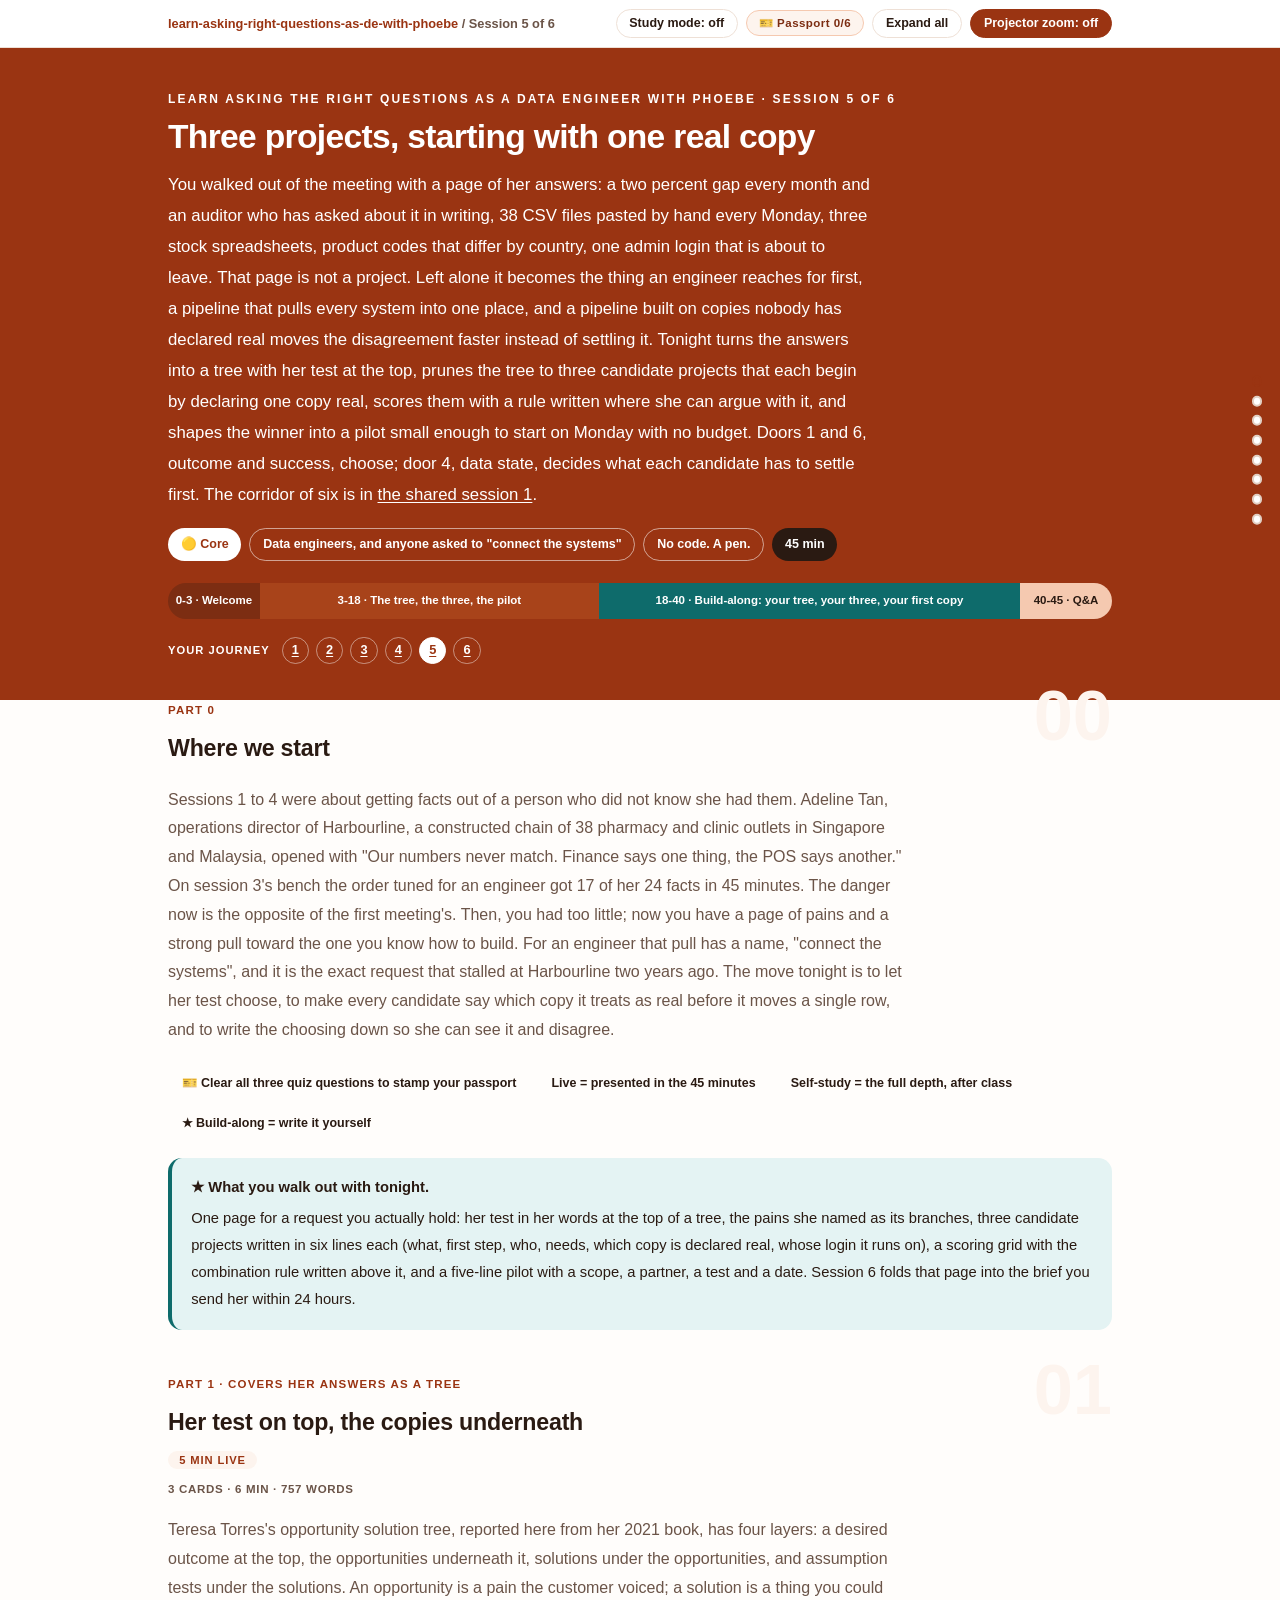
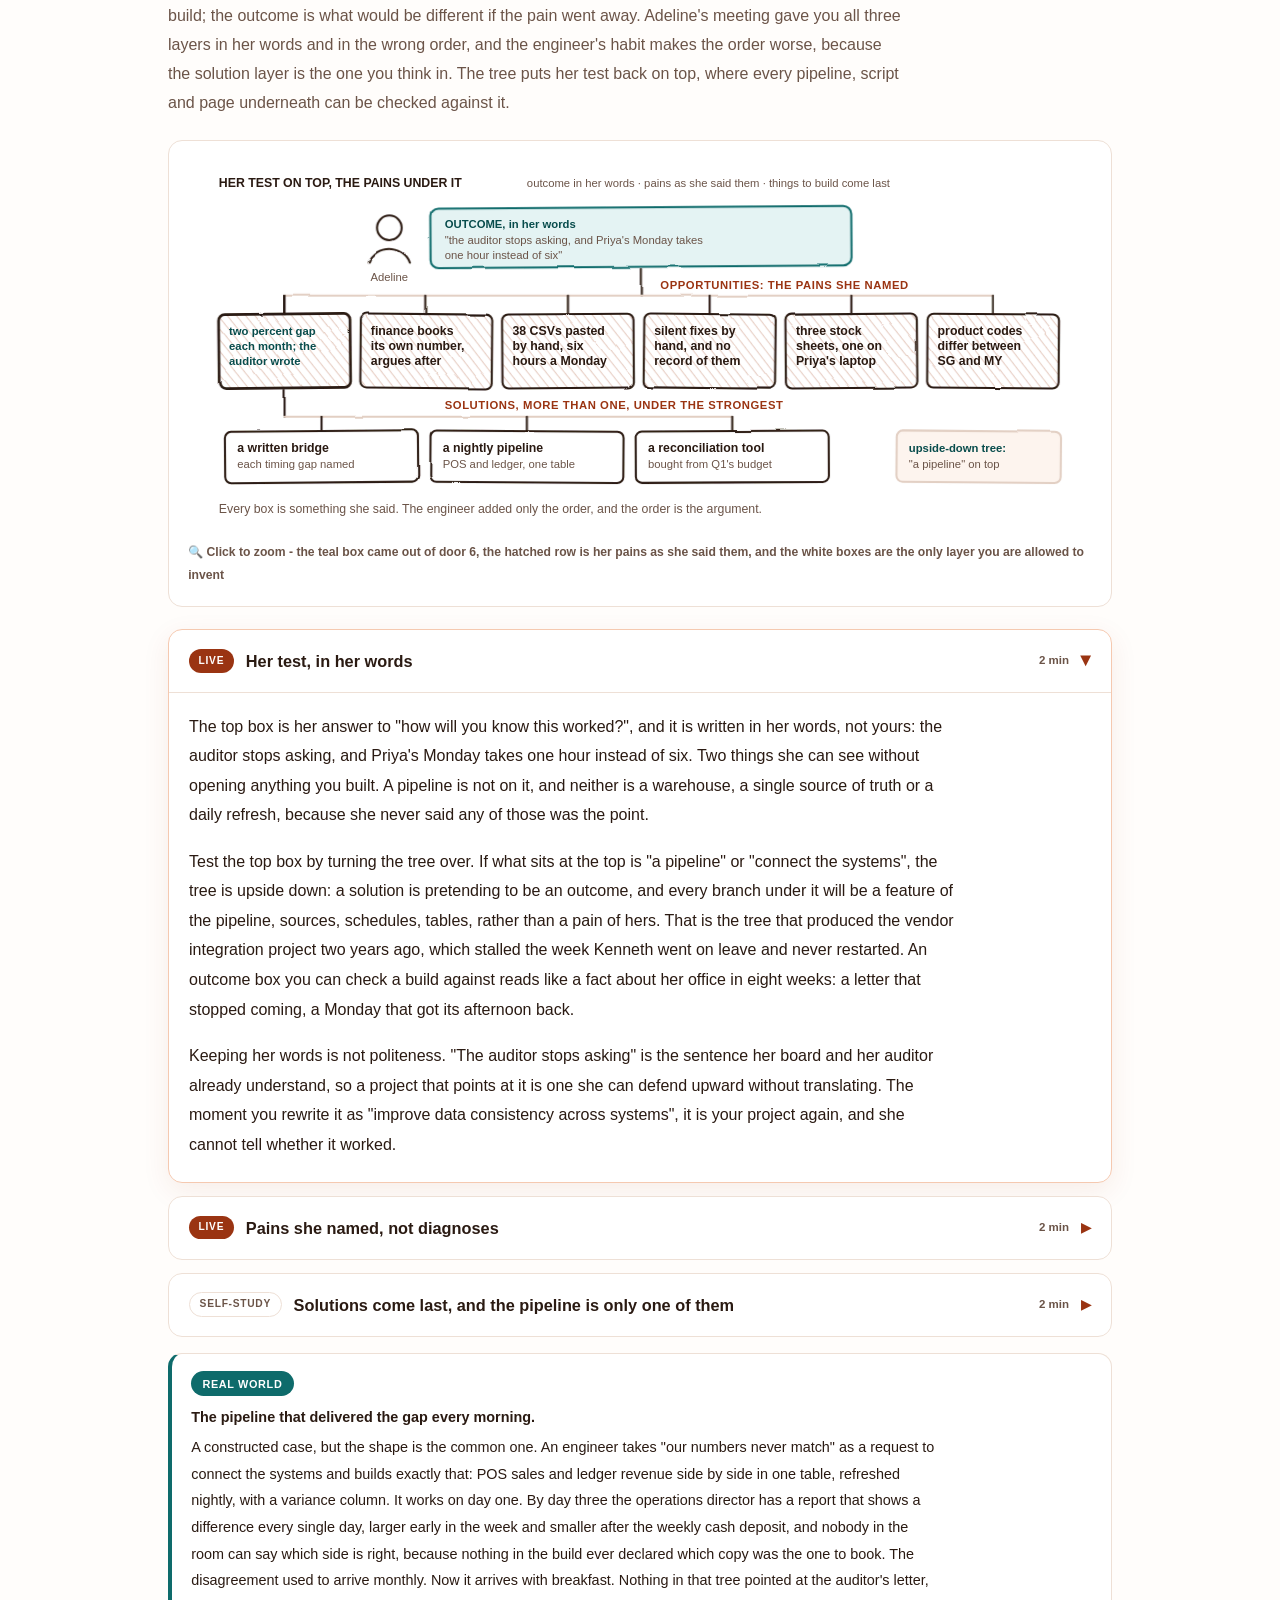
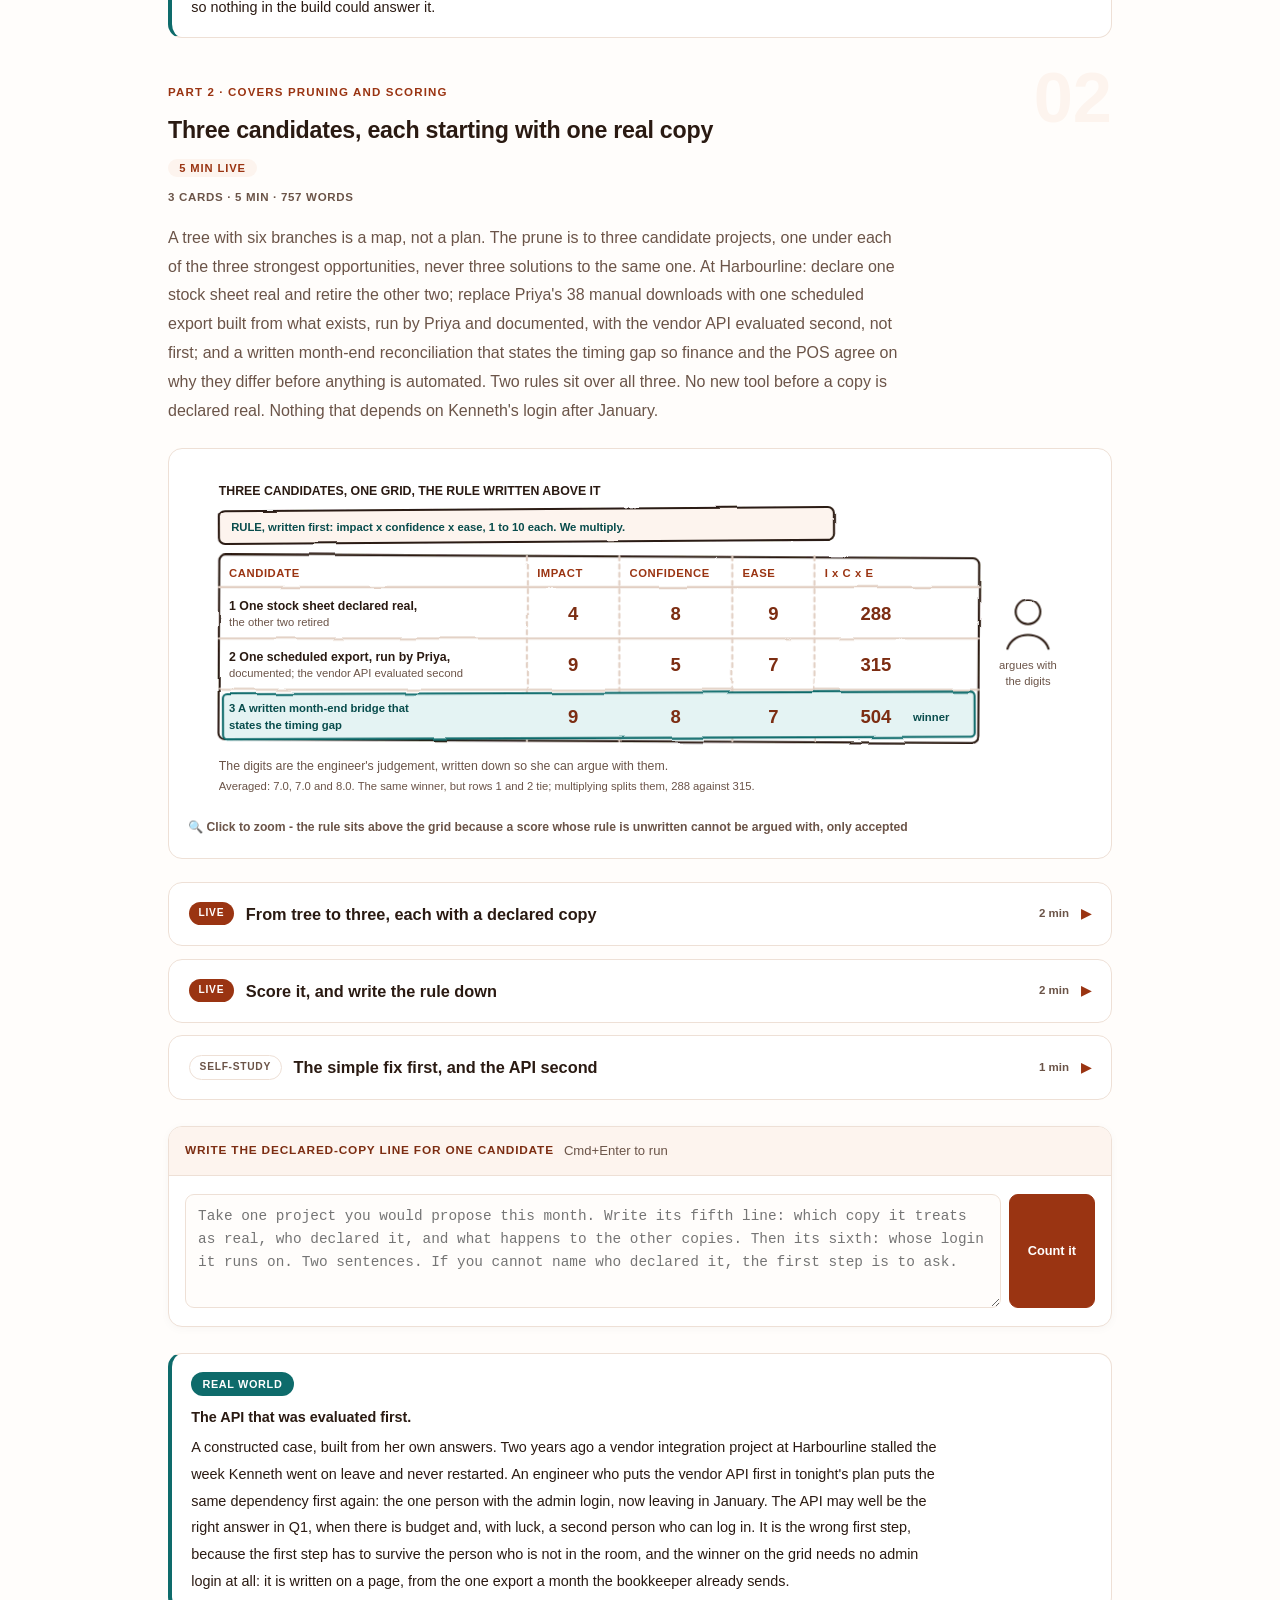
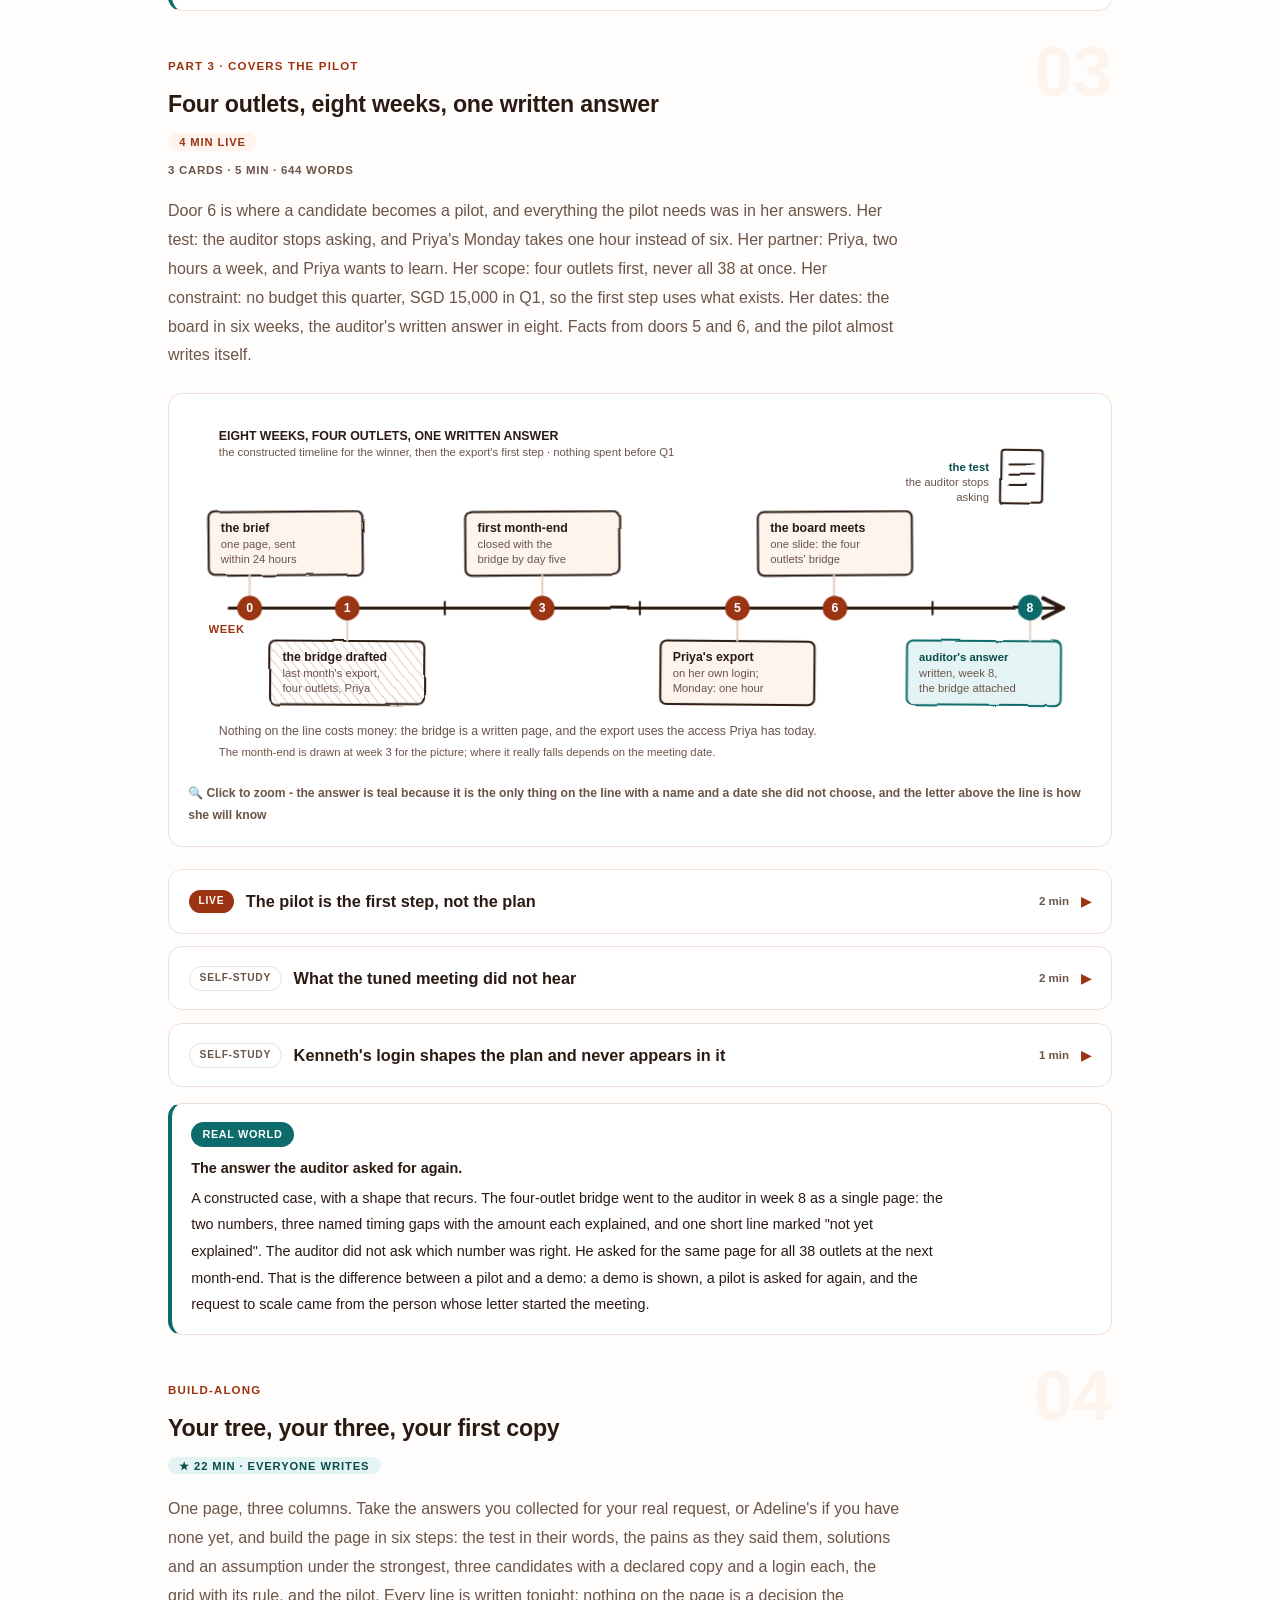
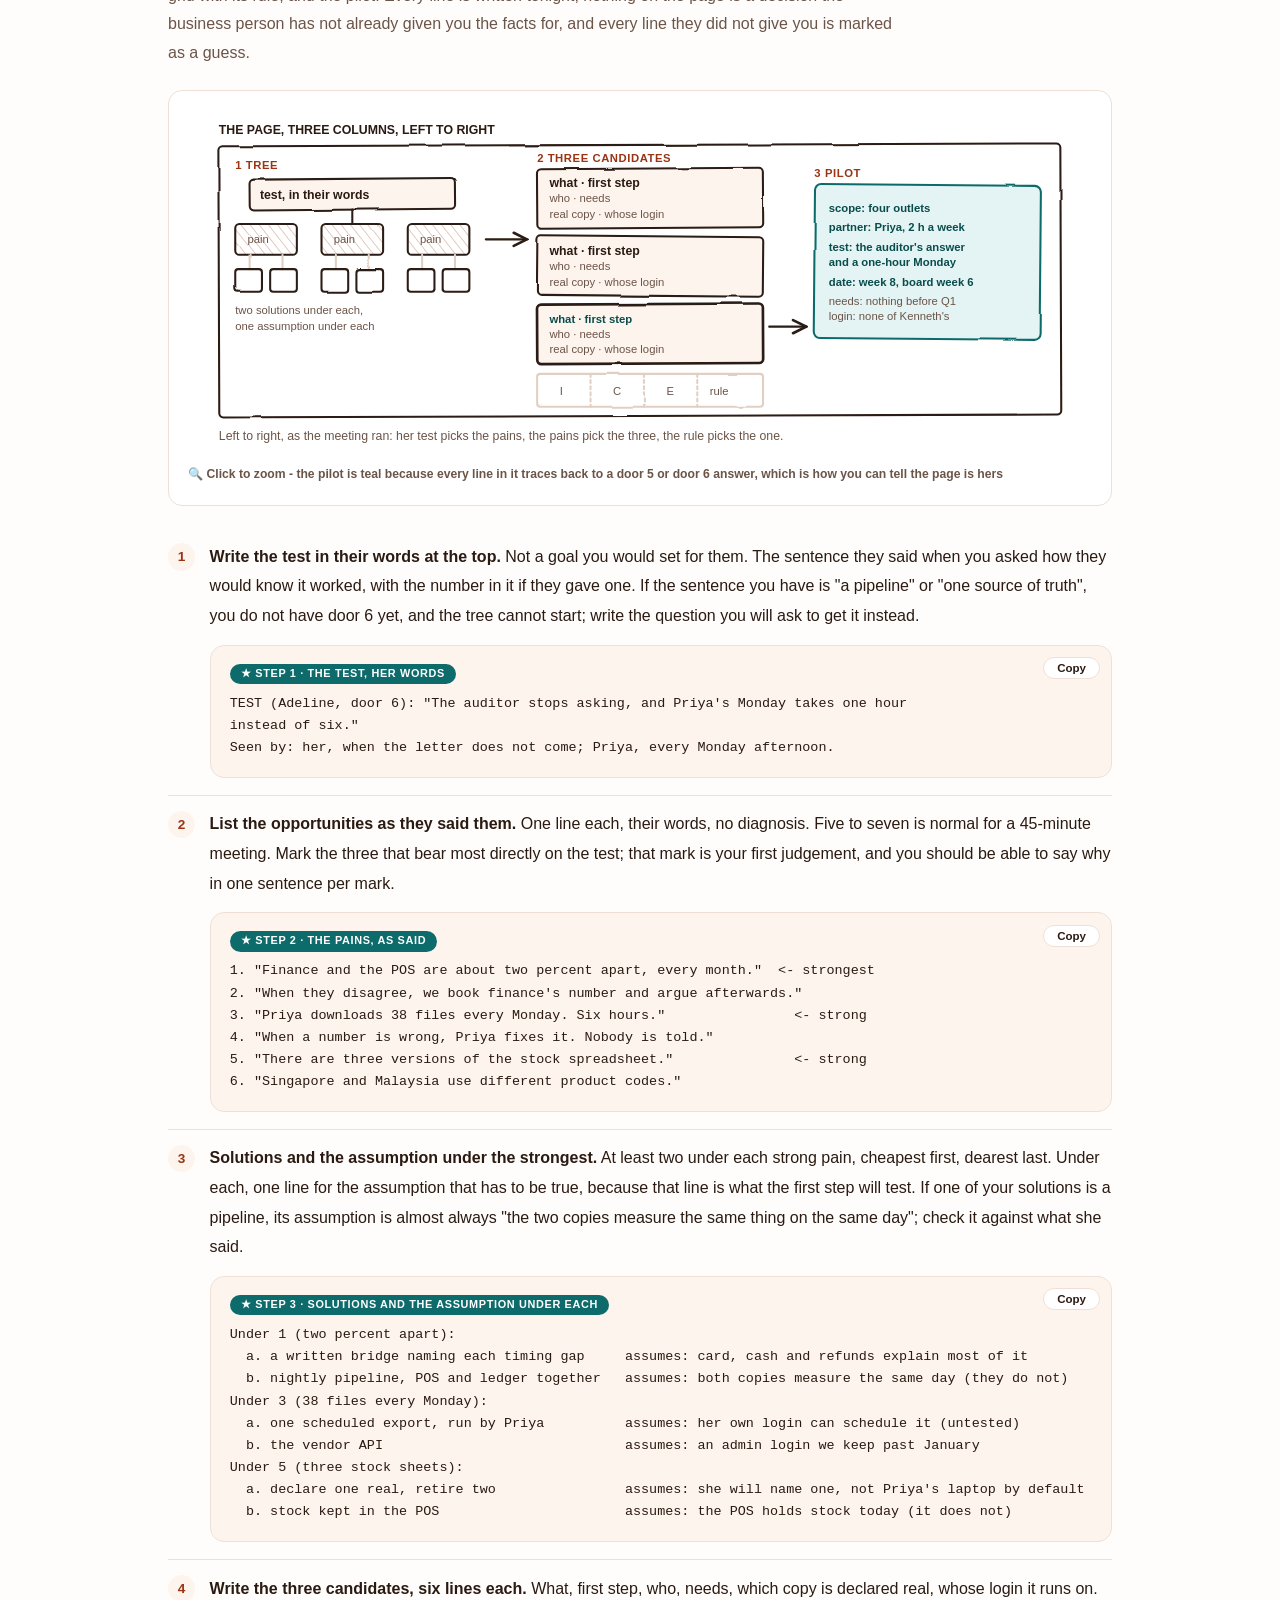
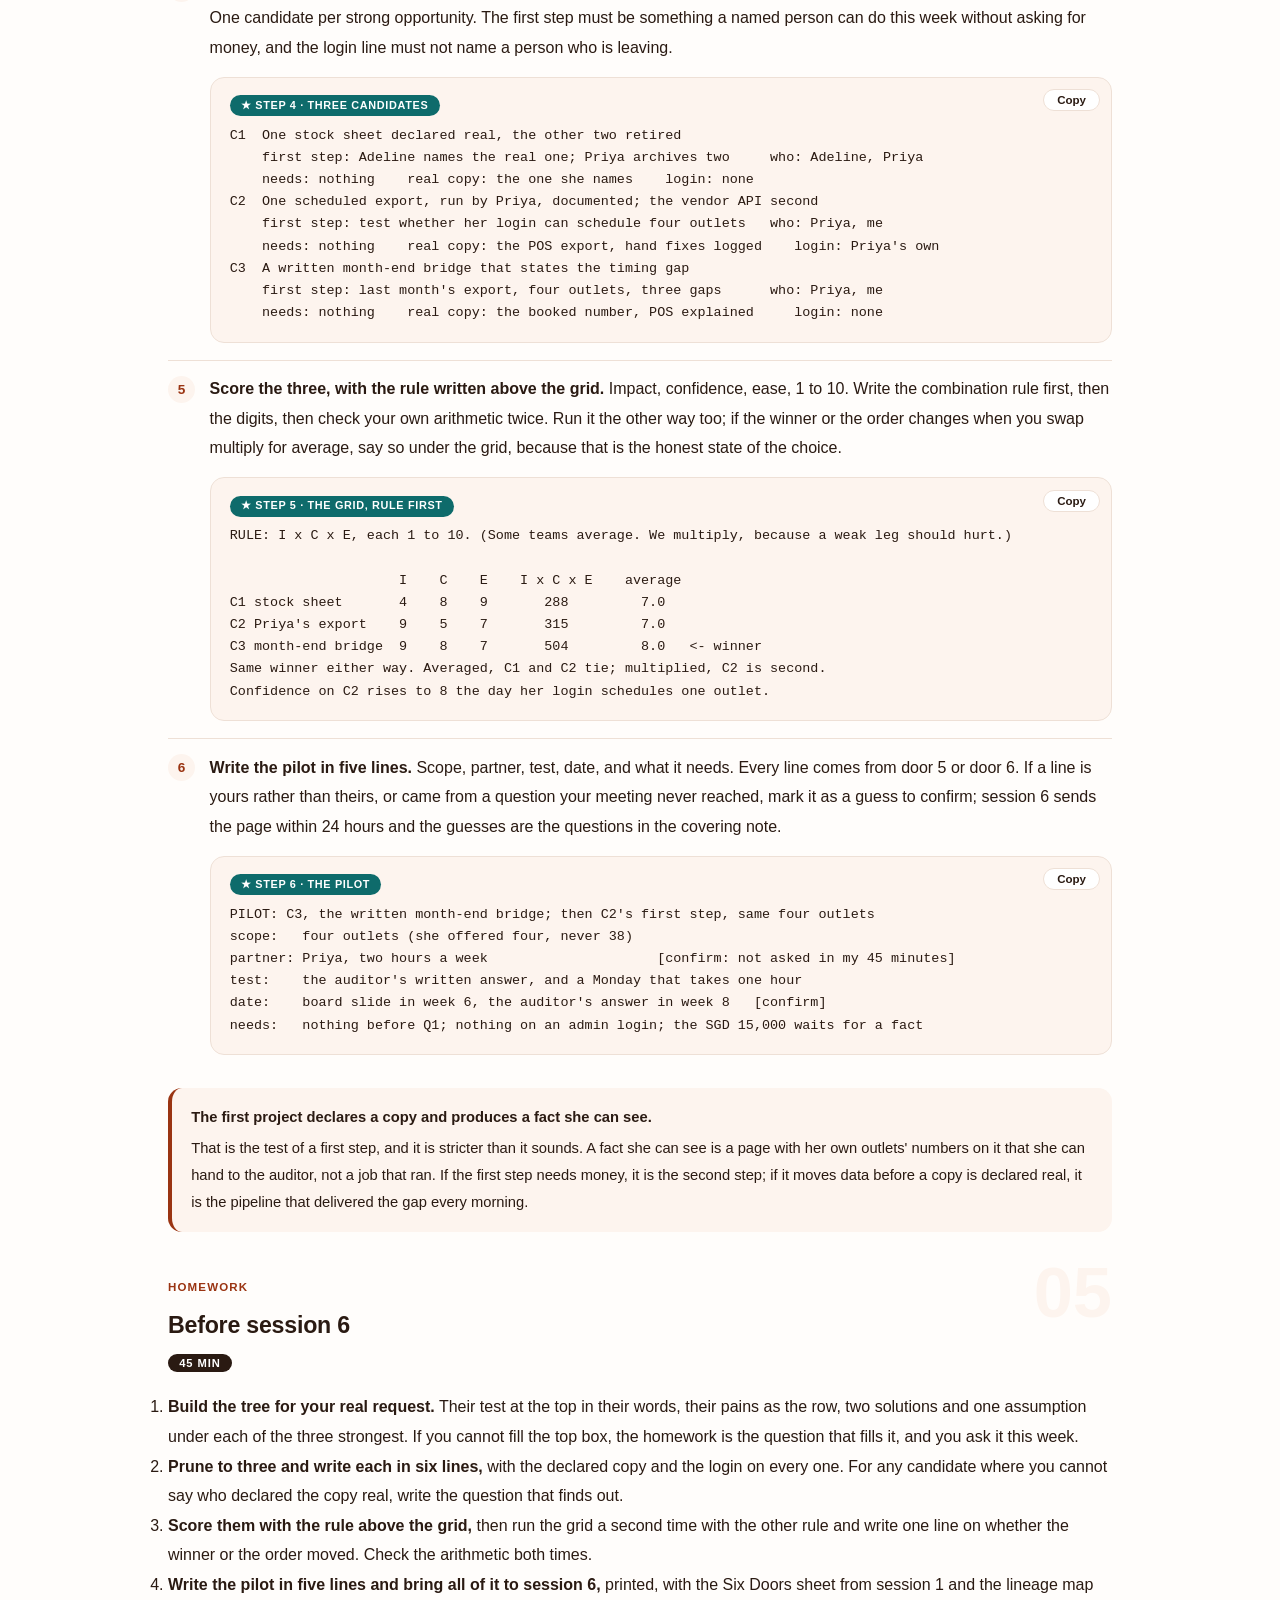
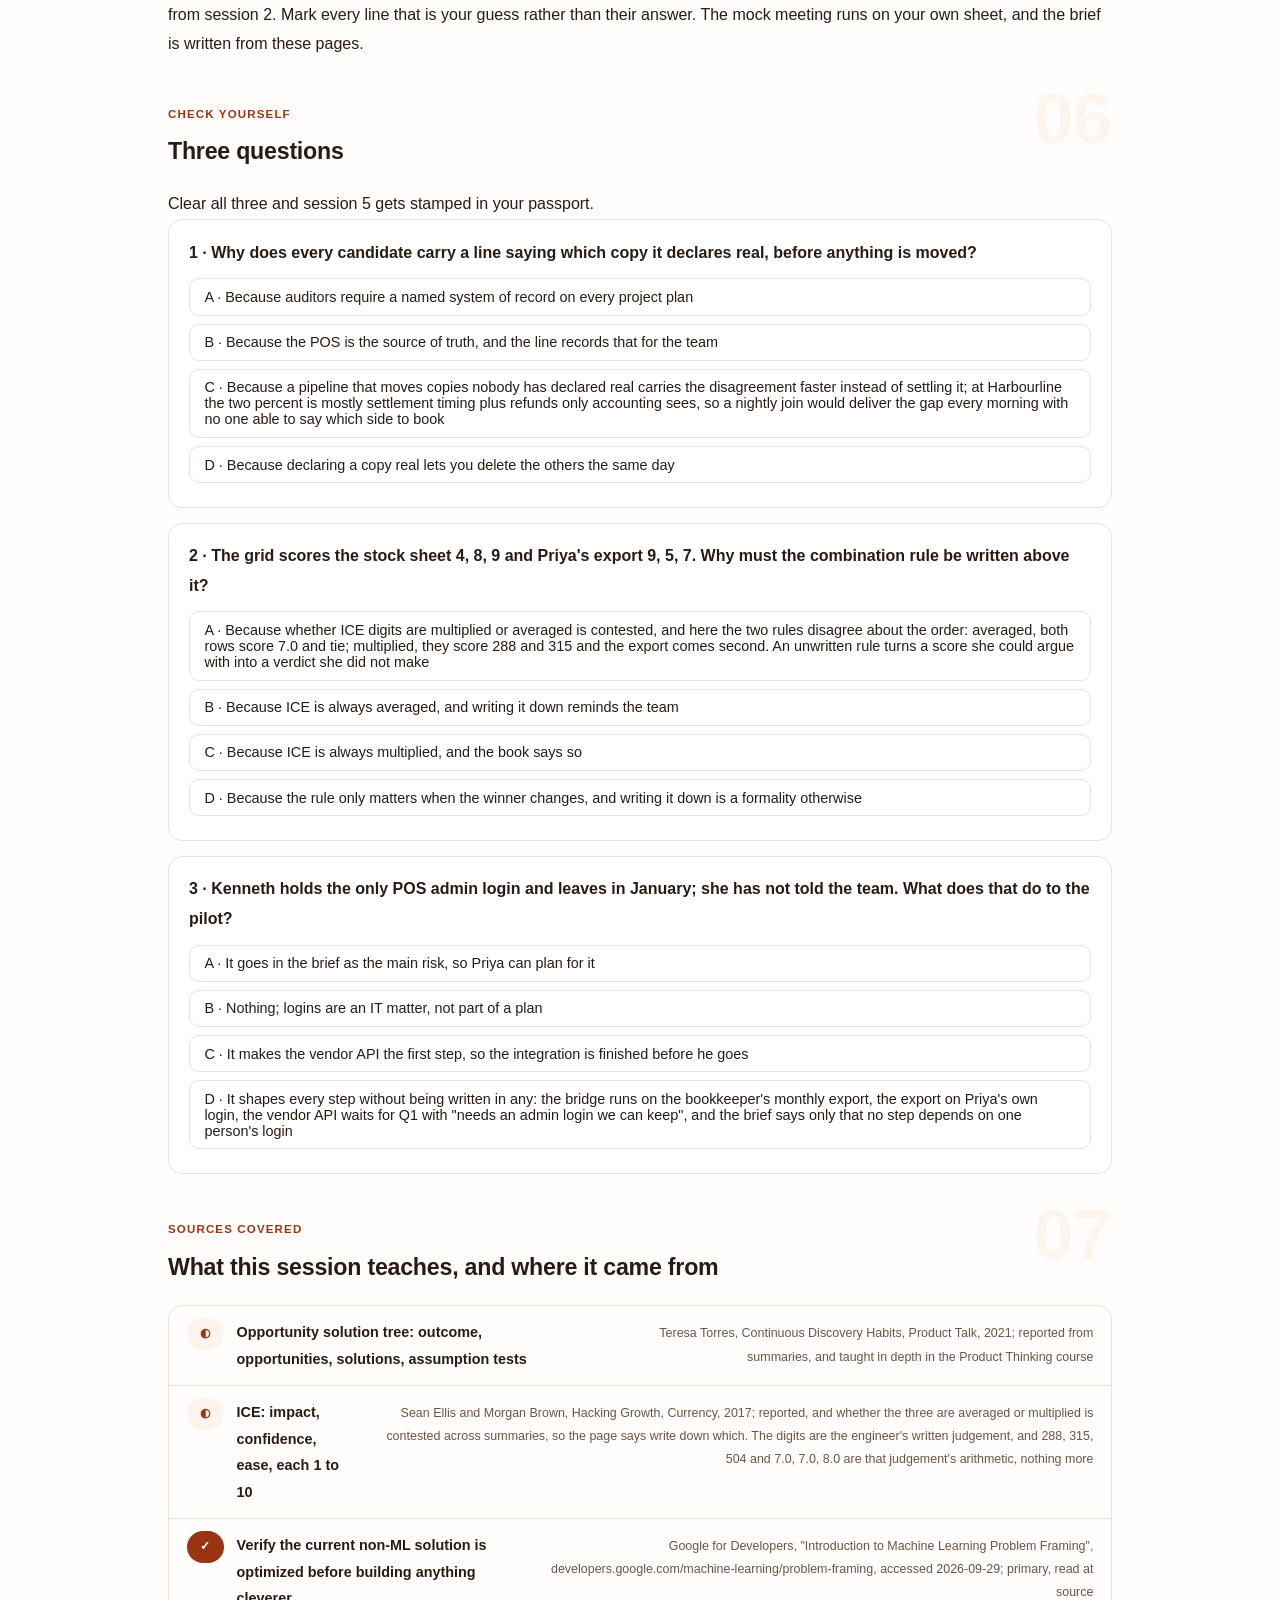
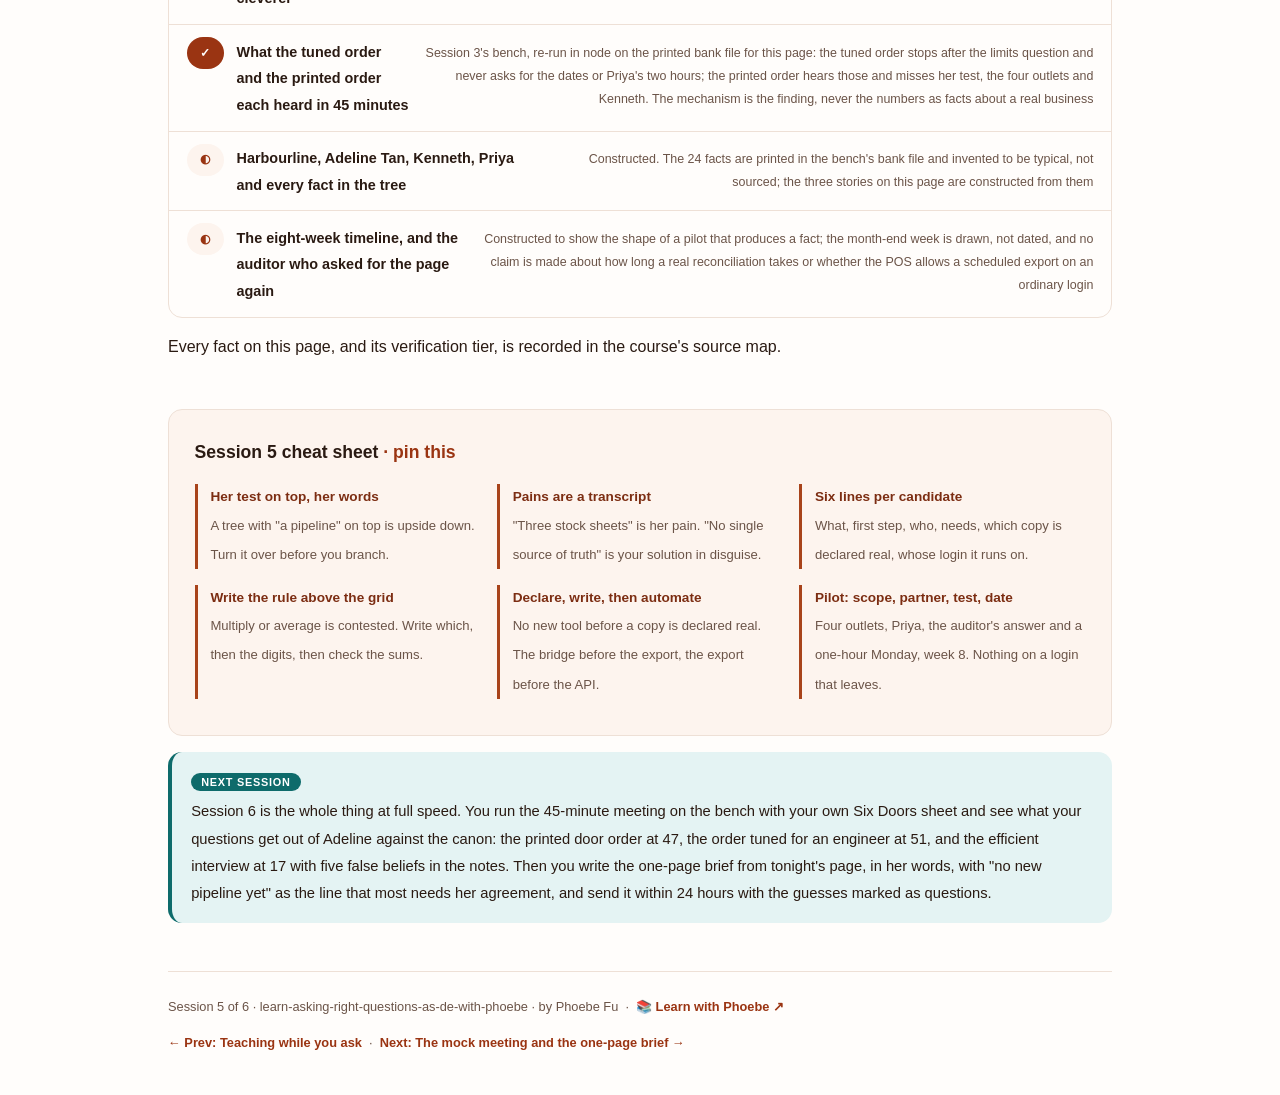
<file: courses/05-three-projects-starting-with-one-real-copy.html>
<!DOCTYPE html>
<html lang="en">
<head>
<meta charset="UTF-8">
<meta name="viewport" content="width=device-width, initial-scale=1.0">
<!-- social:start -->
<meta name="description" content="Session 5 of 6. Turning the operations director's answers into a tree with her test at the top, pruning it to three candidate projects that each start by declaring one copy real, scoring them with a rule written above the grid, and shaping the winner into a four-outlet pilot with a partner, a test and a date.">
<meta property="og:type" content="article">
<meta property="og:site_name" content="Learn with Phoebe">
<meta property="og:title" content="Three projects, starting with one real copy - learn asking the right questions as a data engineer with phoebe">
<meta property="og:description" content="Session 5 of 6. Her answers as a tree, three candidates that each declare one copy real before anything moves, and a pilot in four outlets with the auditor's written answer as the test.">
<meta property="og:url" content="https://phoebefu6.github.io/learn-asking-right-questions-as-de-with-phoebe/courses/05-three-projects-starting-with-one-real-copy.html">
<meta property="og:image" content="https://phoebefu6.github.io/learn-asking-right-questions-as-de-with-phoebe/assets/og-cover.png">
<meta property="og:image:width" content="1200">
<meta property="og:image:height" content="630">
<meta name="twitter:card" content="summary_large_image">
<meta name="twitter:title" content="Three projects, starting with one real copy - learn asking the right questions as a data engineer with phoebe">
<meta name="twitter:description" content="Session 5 of 6. Declare the copy, then move it.">
<meta name="twitter:image" content="https://phoebefu6.github.io/learn-asking-right-questions-as-de-with-phoebe/assets/og-cover.png">
<!-- social:end -->
<title>Session 5 · Three projects, starting with one real copy - learn asking the right questions as a data engineer with phoebe</title>
<link rel="stylesheet" href="../assets/style.css?v=19">
</head>
<body>

<div class="toolbar">
  <div class="wrap">
    <span class="crumb"><a href="../index.html">learn-asking-right-questions-as-de-with-phoebe</a> / Session 5 of 6</span>
    <button class="btn" id="toggle-all" type="button">Expand all</button>
    <button class="btn primary" id="zoom-toggle" type="button">Projector zoom: off</button>
  </div>
</div>

<header class="masthead">
  <div class="wrap">
    <div class="eyebrow">Learn Asking the Right Questions as a Data Engineer with Phoebe · Session 5 of 6</div>
    <h1>Three projects, starting with <span class="accent">one real copy</span></h1>
    <p class="sub">You walked out of the meeting with a page of her answers: a two percent gap every month and an auditor who has asked about it in writing, 38 CSV files pasted by hand every Monday, three stock spreadsheets, product codes that differ by country, one admin login that is about to leave. That page is not a project. Left alone it becomes the thing an engineer reaches for first, a pipeline that pulls every system into one place, and a pipeline built on copies nobody has declared real moves the disagreement faster instead of settling it. Tonight turns the answers into a tree with her test at the top, prunes the tree to three candidate projects that each begin by declaring one copy real, scores them with a rule written where she can argue with it, and shapes the winner into a pilot small enough to start on Monday with no budget. Doors 1 and 6, outcome and success, choose; door 4, data state, decides what each candidate has to settle first. The corridor of six is in <a href="https://phoebefu6.github.io/learn-asking-right-questions-as-da-with-phoebe/courses/01-why-the-gap-and-the-six-doors.html">the shared session 1</a>.</p>
    <div class="chip-row">
      <span class="chip level">🟡 Core</span>
      <span class="chip audience">Data engineers, and anyone asked to "connect the systems"</span>
      <span class="chip audience">No code. A pen.</span>
      <span class="chip time">45 min</span>
    </div>
    <div class="agenda">
      <span class="a1" style="flex:1">0-3 · Welcome</span>
      <span class="a2" style="flex:4">3-18 · The tree, the three, the pilot</span>
      <span class="a3" style="flex:5">18-40 · Build-along: your tree, your three, your first copy</span>
      <span class="a4" style="flex:1">40-45 · Q&amp;A</span>
    </div>
  </div>
</header>

<main class="wrap">

  <section class="section" id="intro">
    <div class="section-kicker">
      <span class="klabel">Part 0</span>
      <h2>Where we start</h2>
    </div>
    <p class="lede">Sessions 1 to 4 were about getting facts out of a person who did not know she had them. Adeline Tan, operations director of Harbourline, a constructed chain of 38 pharmacy and clinic outlets in Singapore and Malaysia, opened with "Our numbers never match. Finance says one thing, the POS says another." On session 3's bench the order tuned for an engineer got 17 of her 24 facts in 45 minutes. The danger now is the opposite of the first meeting's. Then, you had too little; now you have a page of pains and a strong pull toward the one you know how to build. For an engineer that pull has a name, "connect the systems", and it is the exact request that stalled at Harbourline two years ago. The move tonight is to let her test choose, to make every candidate say which copy it treats as real before it moves a single row, and to write the choosing down so she can see it and disagree.</p>

    <div class="legend">
      <span class="pill">🎫 Clear all three quiz questions to stamp your passport</span>
      <span class="pill">Live = presented in the 45 minutes</span>
      <span class="pill">Self-study = the full depth, after class</span>
      <span class="pill">★ Build-along = write it yourself</span>
    </div>

    <div class="callout win">
      <p><strong>★ What you walk out with tonight.</strong> One page for a request you actually hold: her test in her words at the top of a tree, the pains she named as its branches, three candidate projects written in six lines each (what, first step, who, needs, which copy is declared real, whose login it runs on), a scoring grid with the combination rule written above it, and a five-line pilot with a scope, a partner, a test and a date. Session 6 folds that page into the brief you send her within 24 hours.</p>
    </div>
  </section>

  <section class="section" id="part-1">
    <div class="section-kicker">
      <span class="klabel">Part 1 · covers her answers as a tree</span>
      <h2>Her test on top, the copies underneath</h2>
      <span class="tag concept">5 min live</span>
    </div>
    <p class="lede">Teresa Torres's opportunity solution tree, reported here from her 2021 book, has four layers: a desired outcome at the top, the opportunities underneath it, solutions under the opportunities, and assumption tests under the solutions. An opportunity is a pain the customer voiced; a solution is a thing you could build; the outcome is what would be different if the pain went away. Adeline's meeting gave you all three layers in her words and in the wrong order, and the engineer's habit makes the order worse, because the solution layer is the one you think in. The tree puts her test back on top, where every pipeline, script and page underneath can be checked against it.</p>

    <figure class="zoomable">
      <svg viewBox="0 0 880 362" xmlns="http://www.w3.org/2000/svg" role="img" aria-label="A hand-drawn opportunity solution tree built from Harbourline's facts. At the top, a teal outcome box in the operations director's own words: the auditor stops asking, and Priya's Monday takes one hour instead of six. Under it, six hatched opportunity boxes, the pains she named: a two percent gap each month that the auditor wrote about, finance booking its own number and arguing afterwards, 38 CSV files pasted by hand for six hours every Monday, silent fixes by hand with no record, three stock sheets with the one treated as real on Priya's laptop, and product codes that differ between Singapore and Malaysia. Under the strongest opportunity, the two percent gap, three white solution boxes: a written bridge naming each timing gap, a nightly pipeline putting POS and ledger in one table, and a reconciliation tool bought from the Q1 budget. At the right, a separate box marks the upside-down tree with a pipeline on top.">
        <defs>
          <filter id="s5aSk" x="-3%" y="-3%" width="106%" height="106%"><feTurbulence type="fractalNoise" baseFrequency="0.02" numOctaves="2" seed="53" result="n"/><feDisplacementMap in="SourceGraphic" in2="n" scale="2.4" xChannelSelector="R" yChannelSelector="G"/></filter>
          <pattern id="s5aHc" patternUnits="userSpaceOnUse" width="7" height="7" patternTransform="rotate(-38)"><line x1="0" y1="0" x2="0" y2="7" stroke="#9A3412" stroke-width="1" opacity=".5"/></pattern>
          <marker id="s5aAr" viewBox="0 0 10 10" refX="9" refY="5" markerWidth="8" markerHeight="8" orient="auto"><path d="M1 1 L9 5 L1 9" fill="none" stroke="#2A1A12" stroke-width="1.6" stroke-linecap="round"/></marker>
        </defs>
        <style>
          .s5aH { font: 800 12px Inter, sans-serif; fill: #2A1A12; }
          .s5aL { font: 600 12px Inter, sans-serif; fill: #2A1A12; }
          .s5aS { font: 400 11px Inter, sans-serif; fill: #6B5448; }
          .s5aB { font: 800 11px Inter, sans-serif; fill: #084C4C; }
          .s5aA { font: 700 11px Inter, sans-serif; fill: #9A3412; letter-spacing: .05em; }
          .s5aN { font: 400 12px Inter, sans-serif; fill: #6B5448; }
        </style>

        <text class="s5aH" x="30" y="26">HER TEST ON TOP, THE PAINS UNDER IT</text>
        <text class="s5aS" x="330" y="26">outcome in her words · pains as she said them · things to build come last</text>

        <g filter="url(#s5aSk)" fill="none" stroke="#2A1A12" stroke-width="2" stroke-linecap="round" stroke-linejoin="round">
          <!-- Adeline, the doodle anchor -->
          <circle cx="196" cy="66" r="12"/>
          <path d="M176 100 C182 82 210 82 216 100"/>
          <!-- the outcome box, the one thing the figure is about -->
          <rect x="236" y="46" width="410" height="58" rx="8" transform="rotate(-0.4 441 75)" fill="#E4F3F3" stroke="#0E6B6B"/>
          <!-- trunk from outcome to the opportunity rail -->
          <path d="M441 106 L441 132"/>
          <path d="M94 132 L784 132" stroke="#E2CFC3"/>
          <path d="M94 132 L94 150 M232 132 L232 150 M370 132 L370 150 M508 132 L508 150 M646 132 L646 150 M784 132 L784 150"/>
          <!-- six opportunity boxes, 128 wide, 10 gap, from x=30 -->
          <rect x="30" y="150" width="128" height="72" rx="6" transform="rotate(-0.6 94 186)" fill="url(#s5aHc)" stroke-width="2.6"/>
          <rect x="168" y="150" width="128" height="72" rx="6" transform="rotate(0.5 232 186)" fill="url(#s5aHc)"/>
          <rect x="306" y="150" width="128" height="72" rx="6" transform="rotate(-0.4 370 186)" fill="url(#s5aHc)"/>
          <rect x="444" y="150" width="128" height="72" rx="6" transform="rotate(0.6 508 186)" fill="url(#s5aHc)"/>
          <rect x="582" y="150" width="128" height="72" rx="6" transform="rotate(-0.5 646 186)" fill="url(#s5aHc)"/>
          <rect x="720" y="150" width="128" height="72" rx="6" transform="rotate(0.4 784 186)" fill="url(#s5aHc)"/>
          <!-- branches from the strongest opportunity to three solutions -->
          <path d="M94 224 L94 250"/>
          <path d="M94 250 L530 250" stroke="#E2CFC3"/>
          <path d="M130 250 L130 264 M330 250 L330 264 M530 250 L530 264"/>
          <rect x="36" y="264" width="188" height="50" rx="6" transform="rotate(-0.5 130 289)" fill="#FFFFFF"/>
          <rect x="236" y="264" width="188" height="50" rx="6" transform="rotate(0.4 330 289)" fill="#FFFFFF"/>
          <rect x="436" y="264" width="188" height="50" rx="6" transform="rotate(-0.3 530 289)" fill="#FFFFFF"/>
          <!-- the wrong tree, a separate box on the right -->
          <rect x="690" y="264" width="160" height="50" rx="6" transform="rotate(0.5 770 289)" fill="#FDF4EE" stroke="#E2CFC3"/>
        </g>

        <text class="s5aS" x="196" y="118" text-anchor="middle">Adeline</text>
        <text class="s5aB" x="250" y="66">OUTCOME, in her words</text>
        <text class="s5aS" x="250" y="82">"the auditor stops asking, and Priya's Monday takes</text>
        <text class="s5aS" x="250" y="96">one hour instead of six"</text>

        <text class="s5aA" x="460" y="126">OPPORTUNITIES: THE PAINS SHE NAMED</text>

        <text class="s5aB" x="40" y="170">two percent gap</text>
        <text class="s5aB" x="40" y="185">each month; the</text>
        <text class="s5aB" x="40" y="200">auditor wrote</text>
        <text class="s5aL" x="178" y="170">finance books</text>
        <text class="s5aL" x="178" y="185">its own number,</text>
        <text class="s5aL" x="178" y="200">argues after</text>
        <text class="s5aL" x="316" y="170">38 CSVs pasted</text>
        <text class="s5aL" x="316" y="185">by hand, six</text>
        <text class="s5aL" x="316" y="200">hours a Monday</text>
        <text class="s5aL" x="454" y="170">silent fixes by</text>
        <text class="s5aL" x="454" y="185">hand, and no</text>
        <text class="s5aL" x="454" y="200">record of them</text>
        <text class="s5aL" x="592" y="170">three stock</text>
        <text class="s5aL" x="592" y="185">sheets, one on</text>
        <text class="s5aL" x="592" y="200">Priya's laptop</text>
        <text class="s5aL" x="730" y="170">product codes</text>
        <text class="s5aL" x="730" y="185">differ between</text>
        <text class="s5aL" x="730" y="200">SG and MY</text>

        <text class="s5aA" x="250" y="243">SOLUTIONS, MORE THAN ONE, UNDER THE STRONGEST</text>
        <text class="s5aL" x="48" y="284">a written bridge</text>
        <text class="s5aS" x="48" y="300">each timing gap named</text>
        <text class="s5aL" x="248" y="284">a nightly pipeline</text>
        <text class="s5aS" x="248" y="300">POS and ledger, one table</text>
        <text class="s5aL" x="448" y="284">a reconciliation tool</text>
        <text class="s5aS" x="448" y="300">bought from Q1's budget</text>
        <text class="s5aB" x="702" y="284">upside-down tree:</text>
        <text class="s5aS" x="702" y="300">"a pipeline" on top</text>

        <text class="s5aN" x="30" y="344">Every box is something she said. The engineer added only the order, and the order is the argument.</text>
      </svg>
      <figcaption>🔍 Click to zoom - the teal box came out of door 6, the hatched row is her pains as she said them, and the white boxes are the only layer you are allowed to invent</figcaption>
    </figure>

    <details class="card" open>
      <summary><span class="mode live">Live</span>Her test, in her words<span class="mini">2 min</span><span class="caret">▶</span></summary>
      <div class="body">
        <p>The top box is her answer to "how will you know this worked?", and it is written in her words, not yours: the auditor stops asking, and Priya's Monday takes one hour instead of six. Two things she can see without opening anything you built. A pipeline is not on it, and neither is a warehouse, a single source of truth or a daily refresh, because she never said any of those was the point.</p>
        <p>Test the top box by turning the tree over. If what sits at the top is "a pipeline" or "connect the systems", the tree is upside down: a solution is pretending to be an outcome, and every branch under it will be a feature of the pipeline, sources, schedules, tables, rather than a pain of hers. That is the tree that produced the vendor integration project two years ago, which stalled the week Kenneth went on leave and never restarted. An outcome box you can check a build against reads like a fact about her office in eight weeks: a letter that stopped coming, a Monday that got its afternoon back.</p>
        <p>Keeping her words is not politeness. "The auditor stops asking" is the sentence her board and her auditor already understand, so a project that points at it is one she can defend upward without translating. The moment you rewrite it as "improve data consistency across systems", it is your project again, and she cannot tell whether it worked.</p>
      </div>
    </details>

    <details class="card">
      <summary><span class="mode live">Live</span>Pains she named, not diagnoses<span class="mini">2 min</span><span class="caret">▶</span></summary>
      <div class="body">
        <p>The second row is a transcript, not a brainstorm. Each box is a pain she voiced behind doors 1 to 4: finance and the POS differ by about two percent every month and the auditor has asked why in writing; at month-end finance books its own number and argues afterwards; Priya downloads 38 CSV files every Monday and a 2019 macro merges them, six hours; when a number is wrong Priya fixes it by hand and nobody is told; three versions of the stock spreadsheet are in circulation and the one Priya treats as real is on her laptop; product codes differ between the Singapore and Malaysia outlets. Six boxes, six things she said.</p>
        <p>The discipline is to write nothing in this row she did not say. "No single source of truth" is your diagnosis; "three stock sheets, one on Priya's laptop" is her pain. The first is a solution wearing a problem's clothes, and it pulls a warehouse in behind it. Torres's rule, as reported, is that opportunities are framed from the customer's side, and the reason is practical: a pain in her words is one she recognises on the page and fights for, and a diagnosis in yours is one she nods at.</p>
        <p>Which opportunity is strongest is the first real judgement on the page, and it is a judgement about her test, not about the data. The two percent gap earns the thick edge because half of her test, the auditor, is decided by whether anyone can say in writing why the two numbers differ. The 38 CSVs are the other half, and they come second in the tree for a reason Part 2 makes plain.</p>
      </div>
    </details>

    <details class="card">
      <summary><span class="mode self">Self-study</span>Solutions come last, and the pipeline is only one of them<span class="mini">2 min</span><span class="caret">▶</span></summary>
      <div class="body">
        <p>Solutions are the only layer you invent, and the rule is at least two per opportunity you take seriously. Under the two percent gap: a written bridge that names each timing gap, card settlements two days late, cash deposited weekly, refunds that exist only in the accounting system; a nightly pipeline that loads the POS and the ledger into one table; a reconciliation tool bought once the SGD 15,000 opens in Q1. Three shapes, from cheapest to dearest. Writing three stops the first one you thought of, for most engineers the pipeline, from becoming the plan because it was alone on the page.</p>
        <p>Torres's fourth layer, assumption tests, is where the pipeline shows its problem. The assumption under "POS and ledger in one table" is that the two copies are measuring the same thing on the same day, and her own answer says they are not: the gap is mostly timing, with refunds that the POS never sees. The pipeline would faithfully deliver the two percent every morning instead of once a month. The assumption under the written bridge is that three named timing gaps account for most of the difference; the test is to write the bridge for four outlets from last month's export and see what is left over. The <a href="https://phoebefu6.github.io/learn-product-thinking-with-phoebe/">Product Thinking course</a> teaches the tree as a discipline; here it is borrowed for one job, ordering what she already told you.</p>
      </div>
    </details>

    <div class="callout example">
      <span class="ex-pill">Real world</span>
      <p><strong>The pipeline that delivered the gap every morning.</strong> A constructed case, but the shape is the common one. An engineer takes "our numbers never match" as a request to connect the systems and builds exactly that: POS sales and ledger revenue side by side in one table, refreshed nightly, with a variance column. It works on day one. By day three the operations director has a report that shows a difference every single day, larger early in the week and smaller after the weekly cash deposit, and nobody in the room can say which side is right, because nothing in the build ever declared which copy was the one to book. The disagreement used to arrive monthly. Now it arrives with breakfast. Nothing in that tree pointed at the auditor's letter, so nothing in the build could answer it.</p>
    </div>
  </section>

  <section class="section" id="part-2">
    <div class="section-kicker">
      <span class="klabel">Part 2 · covers pruning and scoring</span>
      <h2>Three candidates, each starting with one real copy</h2>
      <span class="tag concept">5 min live</span>
    </div>
    <p class="lede">A tree with six branches is a map, not a plan. The prune is to three candidate projects, one under each of the three strongest opportunities, never three solutions to the same one. At Harbourline: declare one stock sheet real and retire the other two; replace Priya's 38 manual downloads with one scheduled export built from what exists, run by Priya and documented, with the vendor API evaluated second, not first; and a written month-end reconciliation that states the timing gap so finance and the POS agree on why they differ before anything is automated. Two rules sit over all three. No new tool before a copy is declared real. Nothing that depends on Kenneth's login after January.</p>

    <figure class="zoomable">
      <svg viewBox="0 0 880 330" xmlns="http://www.w3.org/2000/svg" role="img" aria-label="A hand-drawn scoring grid. Above it, the combination rule written first: impact times confidence times ease, 1 to 10 each, multiplied. Three rows, the three candidate projects: one stock sheet declared real with the other two retired, scored 4, 8 and 9 for 288; one scheduled export run by Priya with the vendor API evaluated second, scored 9, 5 and 7 for 315; and a written month-end bridge that states the timing gap, scored 9, 8 and 7 for 504, marked in teal as the winner. At the right, the operations director, who argues with the digits. A note says that averaged, the rows score 7.0, 7.0 and 8.0: the same winner, but the first two tie.">
        <defs>
          <filter id="s5bSk" x="-3%" y="-3%" width="106%" height="106%"><feTurbulence type="fractalNoise" baseFrequency="0.02" numOctaves="2" seed="59" result="n"/><feDisplacementMap in="SourceGraphic" in2="n" scale="2.4" xChannelSelector="R" yChannelSelector="G"/></filter>
          <pattern id="s5bHc" patternUnits="userSpaceOnUse" width="7" height="7" patternTransform="rotate(-38)"><line x1="0" y1="0" x2="0" y2="7" stroke="#9A3412" stroke-width="1" opacity=".5"/></pattern>
          <marker id="s5bAr" viewBox="0 0 10 10" refX="9" refY="5" markerWidth="8" markerHeight="8" orient="auto"><path d="M1 1 L9 5 L1 9" fill="none" stroke="#2A1A12" stroke-width="1.6" stroke-linecap="round"/></marker>
        </defs>
        <style>
          .s5bH { font: 800 12px Inter, sans-serif; fill: #2A1A12; }
          .s5bL { font: 600 12px Inter, sans-serif; fill: #2A1A12; }
          .s5bS { font: 400 11px Inter, sans-serif; fill: #6B5448; }
          .s5bB { font: 800 11px Inter, sans-serif; fill: #084C4C; }
          .s5bV { font: 800 18px Inter, sans-serif; fill: #7C2D12; }
          .s5bA { font: 700 11px Inter, sans-serif; fill: #9A3412; letter-spacing: .05em; }
          .s5bN { font: 400 12px Inter, sans-serif; fill: #6B5448; }
        </style>

        <text class="s5bH" x="30" y="26">THREE CANDIDATES, ONE GRID, THE RULE WRITTEN ABOVE IT</text>

        <g filter="url(#s5bSk)" fill="none" stroke="#2A1A12" stroke-width="2" stroke-linecap="round" stroke-linejoin="round">
          <!-- the rule, written above the grid before any digit -->
          <rect x="30" y="40" width="600" height="32" rx="6" transform="rotate(-0.4 330 56)" fill="#FDF4EE"/>
          <!-- the grid -->
          <rect x="30" y="86" width="740" height="180" rx="6" transform="rotate(0.3 400 176)" fill="#FFFFFF"/>
          <path d="M30 116 L770 116 M30 166 L770 166 M30 216 L770 216" stroke="#E2CFC3"/>
          <path d="M330 86 L330 266 M420 86 L420 266 M530 86 L530 266 M610 86 L610 266" stroke="#E2CFC3" stroke-dasharray="4 4"/>
          <!-- winner row highlight -->
          <rect x="34" y="219" width="732" height="44" rx="4" transform="rotate(-0.2 400 241)" fill="#E4F3F3" stroke="#0E6B6B"/>
          <!-- Adeline, the doodle anchor, who argues with the digits -->
          <circle cx="818" cy="140" r="12"/>
          <path d="M798 176 C804 158 832 158 838 176"/>
        </g>

        <text class="s5bB" x="42" y="61">RULE, written first: impact x confidence x ease, 1 to 10 each. We multiply.</text>

        <text class="s5bA" x="40" y="106">CANDIDATE</text>
        <text class="s5bA" x="340" y="106">IMPACT</text>
        <text class="s5bA" x="430" y="106">CONFIDENCE</text>
        <text class="s5bA" x="540" y="106">EASE</text>
        <text class="s5bA" x="620" y="106">I x C x E</text>

        <text class="s5bL" x="40" y="138">1  One stock sheet declared real,</text>
        <text class="s5bS" x="40" y="154">the other two retired</text>
        <text class="s5bV" x="375" y="148" text-anchor="middle">4</text>
        <text class="s5bV" x="475" y="148" text-anchor="middle">8</text>
        <text class="s5bV" x="570" y="148" text-anchor="middle">9</text>
        <text class="s5bV" x="670" y="148" text-anchor="middle">288</text>

        <text class="s5bL" x="40" y="188">2  One scheduled export, run by Priya,</text>
        <text class="s5bS" x="40" y="204">documented; the vendor API evaluated second</text>
        <text class="s5bV" x="375" y="198" text-anchor="middle">9</text>
        <text class="s5bV" x="475" y="198" text-anchor="middle">5</text>
        <text class="s5bV" x="570" y="198" text-anchor="middle">7</text>
        <text class="s5bV" x="670" y="198" text-anchor="middle">315</text>

        <text class="s5bB" x="40" y="238">3  A written month-end bridge that</text>
        <text class="s5bB" x="40" y="254">states the timing gap</text>
        <text class="s5bV" x="375" y="248" text-anchor="middle">9</text>
        <text class="s5bV" x="475" y="248" text-anchor="middle">8</text>
        <text class="s5bV" x="570" y="248" text-anchor="middle">7</text>
        <text class="s5bV" x="670" y="248" text-anchor="middle">504</text>
        <text class="s5bB" x="706" y="246">winner</text>

        <text class="s5bS" x="818" y="196" text-anchor="middle">argues with</text>
        <text class="s5bS" x="818" y="211" text-anchor="middle">the digits</text>

        <text class="s5bN" x="30" y="294">The digits are the engineer's judgement, written down so she can argue with them.</text>
        <text class="s5bS" x="30" y="314">Averaged: 7.0, 7.0 and 8.0. The same winner, but rows 1 and 2 tie; multiplying splits them, 288 against 315.</text>
      </svg>
      <figcaption>🔍 Click to zoom - the rule sits above the grid because a score whose rule is unwritten cannot be argued with, only accepted</figcaption>
    </figure>

    <details class="card">
      <summary><span class="mode live">Live</span>From tree to three, each with a declared copy<span class="mini">2 min</span><span class="caret">▶</span></summary>
      <div class="body">
        <p>Pruning has one rule: one candidate under each of the three strongest opportunities, never three solutions to one. Three ways to reconcile the revenue is a menu, and a menu makes her choose a build. Three projects under three different pains is a portfolio, and a portfolio lets her choose a problem, which is the choice she is qualified to make.</p>
        <p>An engineer's candidate is written in six lines, two more than most: what it is, in words from her tree; the first step, something that can start this week; who does it, a named person on her side and on yours; what it needs; <strong>which copy it declares real</strong>; and <strong>whose login it runs on</strong>. The fifth line is the one that stops a pipeline moving the disagreement faster. Candidate 1 declares one of the three stock sheets real, and it is her decision, not Priya's laptop's. Candidate 2 declares the POS export the copy the Monday report is built from, with every hand fix Priya makes written down beside it, because a silent fix is a second source of truth. Candidate 3 declares which revenue number is booked at month-end, which today is finance's, and writes down why the POS differs from it.</p>
        <p>The sixth line is the fact that only comes out once she trusts you, a gate of 3 on session 3's bench. Kenneth is the only IT person, holds the only POS admin login, and leaves in January. So candidate 2 runs on Priya's own access, the way she downloads the 38 files today, and the vendor API waits until someone other than Kenneth can say yes to it. Whether the POS lets an ordinary login schedule its export is not on her sheet. It is the assumption the first step tests, and until it is tested, confidence on row 2 is a 5.</p>
      </div>
    </details>

    <details class="card">
      <summary><span class="mode live">Live</span>Score it, and write the rule down<span class="mini">2 min</span><span class="caret">▶</span></summary>
      <div class="body">
        <p>Sean Ellis and Morgan Brown's ICE score, reported here from <em>Hacking Growth</em>, rates each candidate on impact, confidence and ease, each from 1 to 10. How the three are combined is contested: some teams multiply, some average, and the summaries that quote the book describe it differently. So the honest move is not to pick the right rule. It is to write down which one you used, above the grid, before you fill in a digit.</p>
        <p>The grid above shows why. Multiplied, the three rows score 288, 315 and 504. Averaged, they score 7.0, 7.0 and 8.0. The winner is the same, but the order below it is not: averaging ties the stock sheet with the export, and multiplying puts the export ahead, because its one weak leg, a confidence of 5, is outweighed by an impact of 9 that speaks straight to Priya's six hours. Multiplying punishes a weak leg harder than averaging does; averaging forgives it. Neither is wrong. An unwritten rule is.</p>
        <p>The digits are yours, and that is the point rather than a weakness. "Why is impact only 4 on the stock sheet?" is a conversation about her office, and the honest answer is that stock is not in her test; she did not mention it when asked how she would know this worked. A grid with the rule above it is a page she can argue with. A ranking with no rule and no digits is a verdict, and a verdict she did not make is one she will not defend to the auditor.</p>
      </div>
    </details>

    <details class="card">
      <summary><span class="mode self">Self-study</span>The simple fix first, and the API second<span class="mini">1 min</span><span class="caret">▶</span></summary>
      <div class="body">
        <p>Google's machine learning problem-framing course, read at source, gives one line that belongs on every engineer's prioritisation grid: verify that the current non-ML solution is optimized before you build anything cleverer. The course is about models, and the line is about pipelines too. At Harbourline the clever thing is an integration through the vendor API, which nobody has ever used. The current solution is Priya's 38 downloads and a 2019 macro, and it is not optimized; it is a person doing by hand what one scheduled export could do. Fix the current way first and the API becomes a second step with a known baseline. Start with the API and you are building on a login that leaves in January.</p>
        <p>The same logic puts the written bridge first. Card settlements landing two days late, cash deposited weekly and refunds that live only in accounting are not a data problem any tool will fix; they are three sentences that belong on a page before any job runs. The <a href="https://phoebefu6.github.io/learn-decision-intelligence-with-phoebe/">Decision Intelligence course</a> owns the wider discipline of choosing between options under uncertainty; the grid here is a single page of it.</p>
      </div>
    </details>

    <div class="tryrow" data-fn="wordcount" data-multiline="1" data-title="Write the declared-copy line for one candidate" data-hint="Take one project you would propose this month. Write its fifth line: which copy it treats as real, who declared it, and what happens to the other copies. Then its sixth: whose login it runs on. Two sentences. If you cannot name who declared it, the first step is to ask." data-seed="" data-cta="Count it"></div>

    <div class="callout example">
      <span class="ex-pill">Real world</span>
      <p><strong>The API that was evaluated first.</strong> A constructed case, built from her own answers. Two years ago a vendor integration project at Harbourline stalled the week Kenneth went on leave and never restarted. An engineer who puts the vendor API first in tonight's plan puts the same dependency first again: the one person with the admin login, now leaving in January. The API may well be the right answer in Q1, when there is budget and, with luck, a second person who can log in. It is the wrong first step, because the first step has to survive the person who is not in the room, and the winner on the grid needs no admin login at all: it is written on a page, from the one export a month the bookkeeper already sends.</p>
    </div>
  </section>

  <section class="section" id="part-3">
    <div class="section-kicker">
      <span class="klabel">Part 3 · covers the pilot</span>
      <h2>Four outlets, eight weeks, one written answer</h2>
      <span class="tag concept">4 min live</span>
    </div>
    <p class="lede">Door 6 is where a candidate becomes a pilot, and everything the pilot needs was in her answers. Her test: the auditor stops asking, and Priya's Monday takes one hour instead of six. Her partner: Priya, two hours a week, and Priya wants to learn. Her scope: four outlets first, never all 38 at once. Her constraint: no budget this quarter, SGD 15,000 in Q1, so the first step uses what exists. Her dates: the board in six weeks, the auditor's written answer in eight. Facts from doors 5 and 6, and the pilot almost writes itself.</p>

    <figure class="zoomable">
      <svg viewBox="0 0 880 350" xmlns="http://www.w3.org/2000/svg" role="img" aria-label="A hand-drawn eight-week timeline from the meeting to the auditor's written answer, with milestone boxes on alternate sides of the axis. Week 0, above: the brief, one page, sent within 24 hours. Week 1, below: the bridge drafted from last month's export for four outlets with Priya. Week 3, above: the first month-end closed with the bridge by day five. Week 5, below: Priya's scheduled export, run on her own login, and a Monday of one hour. Week 6, above: the board meets and sees one slide with the four outlets' bridge. Week 8, below, in teal: the auditor's written answer, with the bridge attached. At the top right, a letter with the note: the test, the auditor stops asking.">
        <defs>
          <filter id="s5cSk" x="-3%" y="-3%" width="106%" height="106%"><feTurbulence type="fractalNoise" baseFrequency="0.02" numOctaves="2" seed="61" result="n"/><feDisplacementMap in="SourceGraphic" in2="n" scale="2.4" xChannelSelector="R" yChannelSelector="G"/></filter>
          <pattern id="s5cHc" patternUnits="userSpaceOnUse" width="7" height="7" patternTransform="rotate(-38)"><line x1="0" y1="0" x2="0" y2="7" stroke="#9A3412" stroke-width="1" opacity=".5"/></pattern>
          <marker id="s5cAr" viewBox="0 0 10 10" refX="9" refY="5" markerWidth="8" markerHeight="8" orient="auto"><path d="M1 1 L9 5 L1 9" fill="none" stroke="#2A1A12" stroke-width="1.6" stroke-linecap="round"/></marker>
        </defs>
        <style>
          .s5cH { font: 800 12px Inter, sans-serif; fill: #2A1A12; }
          .s5cL { font: 600 12px Inter, sans-serif; fill: #2A1A12; }
          .s5cS { font: 400 11px Inter, sans-serif; fill: #6B5448; }
          .s5cB { font: 800 11px Inter, sans-serif; fill: #084C4C; }
          .s5cA { font: 700 11px Inter, sans-serif; fill: #9A3412; letter-spacing: .05em; }
          .s5cW { font: 800 12px Inter, sans-serif; fill: #FFFFFF; }
          .s5cN { font: 400 12px Inter, sans-serif; fill: #6B5448; }
        </style>

        <text class="s5cH" x="30" y="26">EIGHT WEEKS, FOUR OUTLETS, ONE WRITTEN ANSWER</text>
        <text class="s5cS" x="30" y="42">the constructed timeline for the winner, then the export's first step · nothing spent before Q1</text>

        <g filter="url(#s5cSk)" fill="none" stroke="#2A1A12" stroke-width="2" stroke-linecap="round" stroke-linejoin="round">
          <!-- the week axis, weeks 0 to 8 at 95px -->
          <path d="M40 190 L852 190" stroke-width="3" marker-end="url(#s5cAr)"/>
          <path d="M250 184 L250 196 M440 184 L440 196 M725 184 L725 196"/>
          <!-- milestone boxes, alternating: above for weeks 0, 3, 6; below for weeks 1, 5, 8 -->
          <rect x="20" y="96" width="150" height="62" rx="6" transform="rotate(-0.5 95 127)" fill="#FDF4EE"/>
          <rect x="80" y="222" width="150" height="62" rx="6" transform="rotate(0.4 155 253)" fill="url(#s5cHc)"/>
          <rect x="270" y="96" width="150" height="62" rx="6" transform="rotate(-0.4 345 127)" fill="#FDF4EE"/>
          <rect x="460" y="222" width="150" height="62" rx="6" transform="rotate(0.5 535 253)" fill="#FDF4EE"/>
          <rect x="555" y="96" width="150" height="62" rx="6" transform="rotate(-0.4 630 127)" fill="#FDF4EE"/>
          <rect x="700" y="222" width="150" height="62" rx="6" transform="rotate(0.4 775 253)" fill="#E4F3F3" stroke="#0E6B6B"/>
          <!-- connectors, box edge to badge edge, clear of every label -->
          <path d="M60 158 L60 179 M345 158 L345 179 M630 158 L630 179 M155 201 L155 222 M535 201 L535 222 M820 201 L820 222" stroke="#E2CFC3"/>
          <!-- badges for milestone weeks, on the axis -->
          <circle cx="60" cy="190" r="11" fill="#9A3412" stroke="#9A3412"/>
          <circle cx="155" cy="190" r="11" fill="#9A3412" stroke="#9A3412"/>
          <circle cx="345" cy="190" r="11" fill="#9A3412" stroke="#9A3412"/>
          <circle cx="535" cy="190" r="11" fill="#9A3412" stroke="#9A3412"/>
          <circle cx="630" cy="190" r="11" fill="#9A3412" stroke="#9A3412"/>
          <circle cx="820" cy="190" r="11" fill="#0E6B6B" stroke="#0E6B6B"/>
          <!-- the auditor's letter, the doodle anchor: the success test -->
          <rect x="792" y="36" width="40" height="52" rx="3" transform="rotate(0.8 812 62)" fill="#FFFFFF"/>
          <path d="M800 50 L824 50 M800 60 L824 60 M800 70 L816 70"/>
        </g>

        <text class="s5cW" x="60" y="194" text-anchor="middle">0</text>
        <text class="s5cW" x="155" y="194" text-anchor="middle">1</text>
        <text class="s5cW" x="345" y="194" text-anchor="middle">3</text>
        <text class="s5cW" x="535" y="194" text-anchor="middle">5</text>
        <text class="s5cW" x="630" y="194" text-anchor="middle">6</text>
        <text class="s5cW" x="820" y="194" text-anchor="middle">8</text>
        <text class="s5cA" x="20" y="214">WEEK</text>

        <text class="s5cL" x="32" y="116">the brief</text>
        <text class="s5cS" x="32" y="131">one page, sent</text>
        <text class="s5cS" x="32" y="146">within 24 hours</text>
        <text class="s5cL" x="92" y="242">the bridge drafted</text>
        <text class="s5cS" x="92" y="257">last month's export,</text>
        <text class="s5cS" x="92" y="272">four outlets, Priya</text>
        <text class="s5cL" x="282" y="116">first month-end</text>
        <text class="s5cS" x="282" y="131">closed with the</text>
        <text class="s5cS" x="282" y="146">bridge by day five</text>
        <text class="s5cL" x="472" y="242">Priya's export</text>
        <text class="s5cS" x="472" y="257">on her own login;</text>
        <text class="s5cS" x="472" y="272">Monday: one hour</text>
        <text class="s5cL" x="567" y="116">the board meets</text>
        <text class="s5cS" x="567" y="131">one slide: the four</text>
        <text class="s5cS" x="567" y="146">outlets' bridge</text>
        <text class="s5cB" x="712" y="242">auditor's answer</text>
        <text class="s5cS" x="712" y="257">written, week 8,</text>
        <text class="s5cS" x="712" y="272">the bridge attached</text>

        <text class="s5cB" x="780" y="56" text-anchor="end">the test</text>
        <text class="s5cS" x="780" y="71" text-anchor="end">the auditor stops</text>
        <text class="s5cS" x="780" y="86" text-anchor="end">asking</text>

        <text class="s5cN" x="30" y="314">Nothing on the line costs money: the bridge is a written page, and the export uses the access Priya has today.</text>
        <text class="s5cS" x="30" y="334">The month-end is drawn at week 3 for the picture; where it really falls depends on the meeting date.</text>
      </svg>
      <figcaption>🔍 Click to zoom - the answer is teal because it is the only thing on the line with a name and a date she did not choose, and the letter above the line is how she will know</figcaption>
    </figure>

    <details class="card">
      <summary><span class="mode live">Live</span>The pilot is the first step, not the plan<span class="mini">2 min</span><span class="caret">▶</span></summary>
      <div class="body">
        <p>A pilot is the winning candidate with four things pinned to it: a scope, a partner, a test and a date. All four came out of doors 5 and 6, so none of them is yours to invent. Scope: four outlets, because she said she would run a pilot in four first, never all 38. Partner: Priya, two hours a week. Test: the auditor's written answer, due in eight weeks, and a Monday that takes one hour. Budget: nothing before Q1.</p>
        <p>The pilot runs the winner first and the runner-up's first step second, because the order is the argument. The bridge comes first: for four outlets, from last month's export, the three timing gaps written as sentences, card settlements two days behind the till, cash banked weekly, refunds that only the accounting system sees, and whatever is left over written as "not yet explained". Only when finance and the POS agree on why they differ does anything get automated, and the first thing automated is small: Priya's own export for the same four outlets, on her own login, with every hand fix written down. A pipeline built before the bridge moves the disagreement faster; a pipeline built after it carries a number both sides have already agreed to disagree about, in writing.</p>
        <p>Four outlets beat 38 for a reason she can feel and you can measure. In four outlets the bridge is a page Priya can check line by line against the till receipts; across 38 it is a report nobody reads to the bottom. And her test beats a pipeline metric because the pipeline metric measures the build: a job that ran every night for eight weeks and an auditor who is still asking is a failed project with a green dashboard.</p>
      </div>
    </details>

    <details class="card">
      <summary><span class="mode self">Self-study</span>What the tuned meeting did not hear<span class="mini">2 min</span><span class="caret">▶</span></summary>
      <div class="body">
        <p>Run session 3's bench on the order tuned for an engineer and read the log to the end, not just the total. The data-state door opened widest gets her test and her four-outlet scope from "How will you know this worked?", and it gets Kenneth's login, the monthly export limit and the three stock sheets. Then it runs out of minutes on the limits question, before "When is the next date you have to show something upward?" and "Who on your side could spend two hours a week with me?" are ever asked. So the tuned 45 minutes never hear the board in six weeks, the auditor's answer due in eight, or Priya's two hours.</p>
        <p>The printed door order has the mirror-image gap: it hears the dates and Priya's two hours, and misses her test, the four outlets and Kenneth. Neither order hears everything, which is the honest state of any 45-minute meeting. The pilot above uses facts from both, and the ones your own meeting did not reach are not facts yet. On your page they are marked as guesses to confirm, and session 6 puts them in the covering note as the two questions you did not get to.</p>
      </div>
    </details>

    <details class="card">
      <summary><span class="mode self">Self-study</span>Kenneth's login shapes the plan and never appears in it<span class="mini">1 min</span><span class="caret">▶</span></summary>
      <div class="body">
        <p>She told you Kenneth is leaving in January, and she told you she has not told the team. That fact decides the plan without being written into it. Every step in the eight weeks runs on access someone other than Kenneth holds: the bookkeeper's monthly export, Priya's own downloads, a page. Nothing waits for the admin login, and nothing needs it after January. The vendor API goes on the Q1 list with one line beside it, "needs an admin login we can keep", which is true whoever holds it.</p>
        <p>The discipline is to use a confidence without spending it. Priya is your partner and will read the brief; a line that names Kenneth's departure is a line Adeline did not agree to publish. Design around the fact, keep it in your own notes, and let the brief say only what the plan needs: no step depends on one person's login.</p>
      </div>
    </details>

    <div class="callout example">
      <span class="ex-pill">Real world</span>
      <p><strong>The answer the auditor asked for again.</strong> A constructed case, with a shape that recurs. The four-outlet bridge went to the auditor in week 8 as a single page: the two numbers, three named timing gaps with the amount each explained, and one short line marked "not yet explained". The auditor did not ask which number was right. He asked for the same page for all 38 outlets at the next month-end. That is the difference between a pilot and a demo: a demo is shown, a pilot is asked for again, and the request to scale came from the person whose letter started the meeting.</p>
    </div>
  </section>

  <section class="section" id="demo-1">
    <div class="section-kicker">
      <span class="klabel">Build-along</span>
      <h2>Your tree, your three, your first copy</h2>
      <span class="tag demo">★ 22 min · everyone writes</span>
    </div>
    <p class="lede">One page, three columns. Take the answers you collected for your real request, or Adeline's if you have none yet, and build the page in six steps: the test in their words, the pains as they said them, solutions and an assumption under the strongest, three candidates with a declared copy and a login each, the grid with its rule, and the pilot. Every line is written tonight; nothing on the page is a decision the business person has not already given you the facts for, and every line they did not give you is marked as a guess.</p>

    <figure class="zoomable">
      <svg viewBox="0 0 880 334" xmlns="http://www.w3.org/2000/svg" role="img" aria-label="A hand-drawn one-page layout in three columns. Left, the tree: an outcome box at the top, a hatched row of three pains, and two solution boxes under each. Middle, three candidate cards, each with six fields in three lines: what and first step, who and needs, the real copy and whose login. Under the cards, a small scoring grid with impact, confidence, ease and the rule. Right, a single pilot box drawn in teal with scope, partner, test, date and needs. Arrows run from the tree to the candidates and from the third candidate to the pilot.">
        <defs>
          <filter id="s5dSk" x="-3%" y="-3%" width="106%" height="106%"><feTurbulence type="fractalNoise" baseFrequency="0.02" numOctaves="2" seed="67" result="n"/><feDisplacementMap in="SourceGraphic" in2="n" scale="2.4" xChannelSelector="R" yChannelSelector="G"/></filter>
          <pattern id="s5dHc" patternUnits="userSpaceOnUse" width="7" height="7" patternTransform="rotate(-38)"><line x1="0" y1="0" x2="0" y2="7" stroke="#9A3412" stroke-width="1" opacity=".5"/></pattern>
          <marker id="s5dAr" viewBox="0 0 10 10" refX="9" refY="5" markerWidth="8" markerHeight="8" orient="auto"><path d="M1 1 L9 5 L1 9" fill="none" stroke="#2A1A12" stroke-width="1.6" stroke-linecap="round"/></marker>
        </defs>
        <style>
          .s5dH { font: 800 12px Inter, sans-serif; fill: #2A1A12; }
          .s5dL { font: 600 12px Inter, sans-serif; fill: #2A1A12; }
          .s5dS { font: 400 11px Inter, sans-serif; fill: #6B5448; }
          .s5dB { font: 800 11px Inter, sans-serif; fill: #084C4C; }
          .s5dA { font: 700 11px Inter, sans-serif; fill: #9A3412; letter-spacing: .05em; }
          .s5dN { font: 400 12px Inter, sans-serif; fill: #6B5448; }
        </style>

        <text class="s5dH" x="30" y="22">THE PAGE, THREE COLUMNS, LEFT TO RIGHT</text>

        <g filter="url(#s5dSk)" fill="none" stroke="#2A1A12" stroke-width="2" stroke-linecap="round" stroke-linejoin="round">
          <!-- the page, the doodle anchor -->
          <rect x="30" y="33" width="820" height="264" rx="4" transform="rotate(-0.2 440 165)" fill="#FFFFFF"/>
          <!-- left column: the tree -->
          <rect x="60" y="66" width="200" height="30" rx="4" transform="rotate(-0.5 160 81)" fill="#FDF4EE"/>
          <path d="M160 96 L160 110"/>
          <rect x="46" y="110" width="60" height="30" rx="4" fill="url(#s5dHc)"/>
          <rect x="130" y="110" width="60" height="30" rx="4" fill="url(#s5dHc)"/>
          <rect x="214" y="110" width="60" height="30" rx="4" fill="url(#s5dHc)"/>
          <path d="M60 140 L60 154 M92 140 L92 154 M144 140 L144 154 M176 140 L176 154 M228 140 L228 154 M260 140 L260 154" stroke="#E2CFC3"/>
          <rect x="46" y="154" width="26" height="22" rx="3"/>
          <rect x="80" y="154" width="26" height="22" rx="3"/>
          <rect x="130" y="154" width="26" height="22" rx="3"/>
          <rect x="164" y="154" width="26" height="22" rx="3"/>
          <rect x="214" y="154" width="26" height="22" rx="3"/>
          <rect x="248" y="154" width="26" height="22" rx="3"/>
          <!-- arrow to the middle column -->
          <path d="M290 125 L330 125" marker-end="url(#s5dAr)"/>
          <!-- middle column: three candidate cards, six fields each -->
          <rect x="340" y="56" width="220" height="58" rx="4" transform="rotate(-0.4 450 85)" fill="#FDF4EE"/>
          <rect x="340" y="122" width="220" height="58" rx="4" transform="rotate(0.5 450 151)" fill="#FDF4EE"/>
          <rect x="340" y="188" width="220" height="58" rx="4" transform="rotate(-0.3 450 217)" fill="#FDF4EE" stroke-width="2.6"/>
          <!-- the grid under the cards -->
          <rect x="340" y="256" width="220" height="32" rx="3" fill="#FFFFFF" stroke="#E2CFC3"/>
          <path d="M392 256 L392 288 M444 256 L444 288 M496 256 L496 288" stroke="#E2CFC3" stroke-dasharray="3 3"/>
          <!-- arrow from the third card to the pilot -->
          <path d="M566 210 L602 210" marker-end="url(#s5dAr)"/>
          <!-- right column: the pilot -->
          <rect x="610" y="72" width="220" height="150" rx="6" transform="rotate(0.5 720 147)" fill="#E4F3F3" stroke="#0E6B6B"/>
        </g>

        <text class="s5dA" x="46" y="56">1 TREE</text>
        <text class="s5dL" x="70" y="86">test, in their words</text>
        <text class="s5dS" x="58" y="129">pain</text>
        <text class="s5dS" x="142" y="129">pain</text>
        <text class="s5dS" x="226" y="129">pain</text>
        <text class="s5dS" x="46" y="198">two solutions under each,</text>
        <text class="s5dS" x="46" y="213">one assumption under each</text>

        <text class="s5dA" x="340" y="50">2 THREE CANDIDATES</text>
        <text class="s5dL" x="352" y="74">what · first step</text>
        <text class="s5dS" x="352" y="89">who · needs</text>
        <text class="s5dS" x="352" y="104">real copy · whose login</text>
        <text class="s5dL" x="352" y="140">what · first step</text>
        <text class="s5dS" x="352" y="155">who · needs</text>
        <text class="s5dS" x="352" y="170">real copy · whose login</text>
        <text class="s5dB" x="352" y="206">what · first step</text>
        <text class="s5dS" x="352" y="221">who · needs</text>
        <text class="s5dS" x="352" y="236">real copy · whose login</text>
        <text class="s5dS" x="362" y="277">I</text>
        <text class="s5dS" x="414" y="277">C</text>
        <text class="s5dS" x="466" y="277">E</text>
        <text class="s5dS" x="508" y="277">rule</text>

        <text class="s5dA" x="610" y="64">3 PILOT</text>
        <text class="s5dB" x="624" y="98">scope: four outlets</text>
        <text class="s5dB" x="624" y="117">partner: Priya, 2 h a week</text>
        <text class="s5dB" x="624" y="136">test: the auditor's answer</text>
        <text class="s5dB" x="624" y="151">and a one-hour Monday</text>
        <text class="s5dB" x="624" y="170">date: week 8, board week 6</text>
        <text class="s5dS" x="624" y="189">needs: nothing before Q1</text>
        <text class="s5dS" x="624" y="204">login: none of Kenneth's</text>

        <text class="s5dN" x="30" y="320">Left to right, as the meeting ran: her test picks the pains, the pains pick the three, the rule picks the one.</text>
      </svg>
      <figcaption>🔍 Click to zoom - the pilot is teal because every line in it traces back to a door 5 or door 6 answer, which is how you can tell the page is hers</figcaption>
    </figure>

    <div class="steps">
      <div class="step">
        <p><strong>Write the test in their words at the top.</strong> Not a goal you would set for them. The sentence they said when you asked how they would know it worked, with the number in it if they gave one. If the sentence you have is "a pipeline" or "one source of truth", you do not have door 6 yet, and the tree cannot start; write the question you will ask to get it instead.</p>
        <div class="prompt-box good"><span class="label">★ Step 1 · the test, her words</span>TEST (Adeline, door 6): "The auditor stops asking, and Priya's Monday takes one hour
instead of six."
Seen by: her, when the letter does not come; Priya, every Monday afternoon.</div>
      </div>
      <div class="step">
        <p><strong>List the opportunities as they said them.</strong> One line each, their words, no diagnosis. Five to seven is normal for a 45-minute meeting. Mark the three that bear most directly on the test; that mark is your first judgement, and you should be able to say why in one sentence per mark.</p>
        <div class="prompt-box good"><span class="label">★ Step 2 · the pains, as said</span>1. "Finance and the POS are about two percent apart, every month."  &lt;- strongest
2. "When they disagree, we book finance's number and argue afterwards."
3. "Priya downloads 38 files every Monday. Six hours."                &lt;- strong
4. "When a number is wrong, Priya fixes it. Nobody is told."
5. "There are three versions of the stock spreadsheet."               &lt;- strong
6. "Singapore and Malaysia use different product codes."</div>
      </div>
      <div class="step">
        <p><strong>Solutions and the assumption under the strongest.</strong> At least two under each strong pain, cheapest first, dearest last. Under each, one line for the assumption that has to be true, because that line is what the first step will test. If one of your solutions is a pipeline, its assumption is almost always "the two copies measure the same thing on the same day"; check it against what she said.</p>
        <div class="prompt-box good"><span class="label">★ Step 3 · solutions and the assumption under each</span>Under 1 (two percent apart):
  a. a written bridge naming each timing gap     assumes: card, cash and refunds explain most of it
  b. nightly pipeline, POS and ledger together   assumes: both copies measure the same day (they do not)
Under 3 (38 files every Monday):
  a. one scheduled export, run by Priya          assumes: her own login can schedule it (untested)
  b. the vendor API                              assumes: an admin login we keep past January
Under 5 (three stock sheets):
  a. declare one real, retire two                assumes: she will name one, not Priya's laptop by default
  b. stock kept in the POS                       assumes: the POS holds stock today (it does not)</div>
      </div>
      <div class="step">
        <p><strong>Write the three candidates, six lines each.</strong> What, first step, who, needs, which copy is declared real, whose login it runs on. One candidate per strong opportunity. The first step must be something a named person can do this week without asking for money, and the login line must not name a person who is leaving.</p>
        <div class="prompt-box good"><span class="label">★ Step 4 · three candidates</span>C1  One stock sheet declared real, the other two retired
    first step: Adeline names the real one; Priya archives two     who: Adeline, Priya
    needs: nothing    real copy: the one she names    login: none
C2  One scheduled export, run by Priya, documented; the vendor API second
    first step: test whether her login can schedule four outlets   who: Priya, me
    needs: nothing    real copy: the POS export, hand fixes logged    login: Priya's own
C3  A written month-end bridge that states the timing gap
    first step: last month's export, four outlets, three gaps      who: Priya, me
    needs: nothing    real copy: the booked number, POS explained     login: none</div>
      </div>
      <div class="step">
        <p><strong>Score the three, with the rule written above the grid.</strong> Impact, confidence, ease, 1 to 10. Write the combination rule first, then the digits, then check your own arithmetic twice. Run it the other way too; if the winner or the order changes when you swap multiply for average, say so under the grid, because that is the honest state of the choice.</p>
        <div class="prompt-box good"><span class="label">★ Step 5 · the grid, rule first</span>RULE: I x C x E, each 1 to 10. (Some teams average. We multiply, because a weak leg should hurt.)

                     I    C    E    I x C x E    average
C1 stock sheet       4    8    9       288         7.0
C2 Priya's export    9    5    7       315         7.0
C3 month-end bridge  9    8    7       504         8.0   &lt;- winner
Same winner either way. Averaged, C1 and C2 tie; multiplied, C2 is second.
Confidence on C2 rises to 8 the day her login schedules one outlet.</div>
      </div>
      <div class="step">
        <p><strong>Write the pilot in five lines.</strong> Scope, partner, test, date, and what it needs. Every line comes from door 5 or door 6. If a line is yours rather than theirs, or came from a question your meeting never reached, mark it as a guess to confirm; session 6 sends the page within 24 hours and the guesses are the questions in the covering note.</p>
        <div class="prompt-box good"><span class="label">★ Step 6 · the pilot</span>PILOT: C3, the written month-end bridge; then C2's first step, same four outlets
scope:   four outlets (she offered four, never 38)
partner: Priya, two hours a week                     [confirm: not asked in my 45 minutes]
test:    the auditor's written answer, and a Monday that takes one hour
date:    board slide in week 6, the auditor's answer in week 8   [confirm]
needs:   nothing before Q1; nothing on an admin login; the SGD 15,000 waits for a fact</div>
      </div>
    </div>

    <div class="callout tip">
      <p><strong>The first project declares a copy and produces a fact she can see.</strong> That is the test of a first step, and it is stricter than it sounds. A fact she can see is a page with her own outlets' numbers on it that she can hand to the auditor, not a job that ran. If the first step needs money, it is the second step; if it moves data before a copy is declared real, it is the pipeline that delivered the gap every morning.</p>
    </div>
  </section>

  <section class="section" id="exercise">
    <div class="section-kicker">
      <span class="klabel">Homework</span>
      <h2>Before session 6</h2>
      <span class="tag exercise">45 min</span>
    </div>
    <ol>
      <li><strong>Build the tree for your real request.</strong> Their test at the top in their words, their pains as the row, two solutions and one assumption under each of the three strongest. If you cannot fill the top box, the homework is the question that fills it, and you ask it this week.</li>
      <li><strong>Prune to three and write each in six lines,</strong> with the declared copy and the login on every one. For any candidate where you cannot say who declared the copy real, write the question that finds out.</li>
      <li><strong>Score them with the rule above the grid,</strong> then run the grid a second time with the other rule and write one line on whether the winner or the order moved. Check the arithmetic both times.</li>
      <li><strong>Write the pilot in five lines and bring all of it to session 6,</strong> printed, with the Six Doors sheet from session 1 and the lineage map from session 2. Mark every line that is your guess rather than their answer. The mock meeting runs on your own sheet, and the brief is written from these pages.</li>
    </ol>
  </section>

  <section class="section" id="quiz">
    <div class="section-kicker">
      <span class="klabel">Check yourself</span>
      <h2>Three questions</h2>
    </div>
    <p>Clear all three and session 5 gets stamped in your passport.</p>

    <div class="quiz-q" data-answer="2">
      <p class="qtext">1 · Why does every candidate carry a line saying which copy it declares real, before anything is moved?</p>
      <button class="qopt" type="button">A · Because auditors require a named system of record on every project plan</button>
      <button class="qopt" type="button">B · Because the POS is the source of truth, and the line records that for the team</button>
      <button class="qopt" type="button">C · Because a pipeline that moves copies nobody has declared real carries the disagreement faster instead of settling it; at Harbourline the two percent is mostly settlement timing plus refunds only accounting sees, so a nightly join would deliver the gap every morning with no one able to say which side to book</button>
      <button class="qopt" type="button">D · Because declaring a copy real lets you delete the others the same day</button>
      <p class="qwhy">Card settlements land two days late, cash is banked weekly, and refunds never reach the POS. Put the two copies side by side without a declaration and a written bridge, and the variance column is right every night and useful on none of them. Declare which number is booked, write why the other differs, then automate.</p>
    </div>

    <div class="quiz-q" data-answer="0">
      <p class="qtext">2 · The grid scores the stock sheet 4, 8, 9 and Priya's export 9, 5, 7. Why must the combination rule be written above it?</p>
      <button class="qopt" type="button">A · Because whether ICE digits are multiplied or averaged is contested, and here the two rules disagree about the order: averaged, both rows score 7.0 and tie; multiplied, they score 288 and 315 and the export comes second. An unwritten rule turns a score she could argue with into a verdict she did not make</button>
      <button class="qopt" type="button">B · Because ICE is always averaged, and writing it down reminds the team</button>
      <button class="qopt" type="button">C · Because ICE is always multiplied, and the book says so</button>
      <button class="qopt" type="button">D · Because the rule only matters when the winner changes, and writing it down is a formality otherwise</button>
      <p class="qwhy">Multiplying punishes a weak leg harder; averaging forgives it. Neither is wrong. The winner here, the bridge at 504 or 8.0, is the same either way, but the order below it is not, and the order below the winner is what she will ask about next.</p>
    </div>

    <div class="quiz-q" data-answer="3">
      <p class="qtext">3 · Kenneth holds the only POS admin login and leaves in January; she has not told the team. What does that do to the pilot?</p>
      <button class="qopt" type="button">A · It goes in the brief as the main risk, so Priya can plan for it</button>
      <button class="qopt" type="button">B · Nothing; logins are an IT matter, not part of a plan</button>
      <button class="qopt" type="button">C · It makes the vendor API the first step, so the integration is finished before he goes</button>
      <button class="qopt" type="button">D · It shapes every step without being written in any: the bridge runs on the bookkeeper's monthly export, the export on Priya's own login, the vendor API waits for Q1 with "needs an admin login we can keep", and the brief says only that no step depends on one person's login</button>
      <p class="qwhy">The last integration attempt stalled the week Kenneth went on leave. Rushing the API before January puts the same dependency first again, and publishing his departure spends a confidence she gave you at trust 3. Design around the fact, keep it in your notes.</p>
    </div>

    <p class="quiz-score"></p>
  </section>

  <section class="section" id="official">
    <div class="section-kicker">
      <span class="klabel">Sources covered</span>
      <h2>What this session teaches, and where it came from</h2>
    </div>
    <div class="covered">
      <div class="covered-row"><span class="status pill light">◐</span><span class="name">Opportunity solution tree: outcome, opportunities, solutions, assumption tests</span><span class="note">Teresa Torres, Continuous Discovery Habits, Product Talk, 2021; reported from summaries, and taught in depth in the Product Thinking course</span></div>
      <div class="covered-row"><span class="status pill light">◐</span><span class="name">ICE: impact, confidence, ease, each 1 to 10</span><span class="note">Sean Ellis and Morgan Brown, Hacking Growth, Currency, 2017; reported, and whether the three are averaged or multiplied is contested across summaries, so the page says write down which. The digits are the engineer's written judgement, and 288, 315, 504 and 7.0, 7.0, 8.0 are that judgement's arithmetic, nothing more</span></div>
      <div class="covered-row"><span class="status pill solid">✓</span><span class="name">Verify the current non-ML solution is optimized before building anything cleverer</span><span class="note">Google for Developers, "Introduction to Machine Learning Problem Framing", developers.google.com/machine-learning/problem-framing, accessed 2026-09-29; primary, read at source</span></div>
      <div class="covered-row"><span class="status pill solid">✓</span><span class="name">What the tuned order and the printed order each heard in 45 minutes</span><span class="note">Session 3's bench, re-run in node on the printed bank file for this page: the tuned order stops after the limits question and never asks for the dates or Priya's two hours; the printed order hears those and misses her test, the four outlets and Kenneth. The mechanism is the finding, never the numbers as facts about a real business</span></div>
      <div class="covered-row"><span class="status pill light">◐</span><span class="name">Harbourline, Adeline Tan, Kenneth, Priya and every fact in the tree</span><span class="note">Constructed. The 24 facts are printed in the bench's bank file and invented to be typical, not sourced; the three stories on this page are constructed from them</span></div>
      <div class="covered-row"><span class="status pill light">◐</span><span class="name">The eight-week timeline, and the auditor who asked for the page again</span><span class="note">Constructed to show the shape of a pilot that produces a fact; the month-end week is drawn, not dated, and no claim is made about how long a real reconciliation takes or whether the POS allows a scheduled export on an ordinary login</span></div>
    </div>
    <p class="mono" style="margin-top:14px">Every fact on this page, and its verification tier, is recorded in the course's source map.</p>
  </section>

  <section class="cheat" id="cheatsheet">
    <h3>Session 5 cheat sheet <span>· pin this</span></h3>
    <div class="grid-2">
      <div class="cheat-item"><b>Her test on top, her words</b><span>A tree with "a pipeline" on top is upside down. Turn it over before you branch.</span></div>
      <div class="cheat-item"><b>Pains are a transcript</b><span>"Three stock sheets" is her pain. "No single source of truth" is your solution in disguise.</span></div>
      <div class="cheat-item"><b>Six lines per candidate</b><span>What, first step, who, needs, which copy is declared real, whose login it runs on.</span></div>
      <div class="cheat-item"><b>Write the rule above the grid</b><span>Multiply or average is contested. Write which, then the digits, then check the sums.</span></div>
      <div class="cheat-item"><b>Declare, write, then automate</b><span>No new tool before a copy is declared real. The bridge before the export, the export before the API.</span></div>
      <div class="cheat-item"><b>Pilot: scope, partner, test, date</b><span>Four outlets, Priya, the auditor's answer and a one-hour Monday, week 8. Nothing on a login that leaves.</span></div>
    </div>
  </section>

  <div class="callout next">
    <span class="nx-pill">Next session</span>
    <p>Session 6 is the whole thing at full speed. You run the 45-minute meeting on the bench with your own Six Doors sheet and see what your questions get out of Adeline against the canon: the printed door order at 47, the order tuned for an engineer at 51, and the efficient interview at 17 with five false beliefs in the notes. Then you write the one-page brief from tonight's page, in her words, with "no new pipeline yet" as the line that most needs her agreement, and send it within 24 hours with the guesses marked as questions.</p>
  </div>

  <footer class="pagefoot">
    <span>Session 5 of 6 · learn-asking-right-questions-as-de-with-phoebe · by Phoebe Fu &nbsp;·&nbsp; 📚 <a href="https://phoebefu6.github.io/learn-with-phoebe/">Learn with Phoebe ↗</a></span>
    <span><a href="04-teaching-while-you-ask.html">← Prev: Teaching while you ask</a> &nbsp;·&nbsp; <a href="06-the-mock-meeting-and-the-brief.html">Next: The mock meeting and the one-page brief →</a></span>
  </footer>

</main>

<script src="../assets/app.js?v=17"></script>
</body>
</html>
</file>
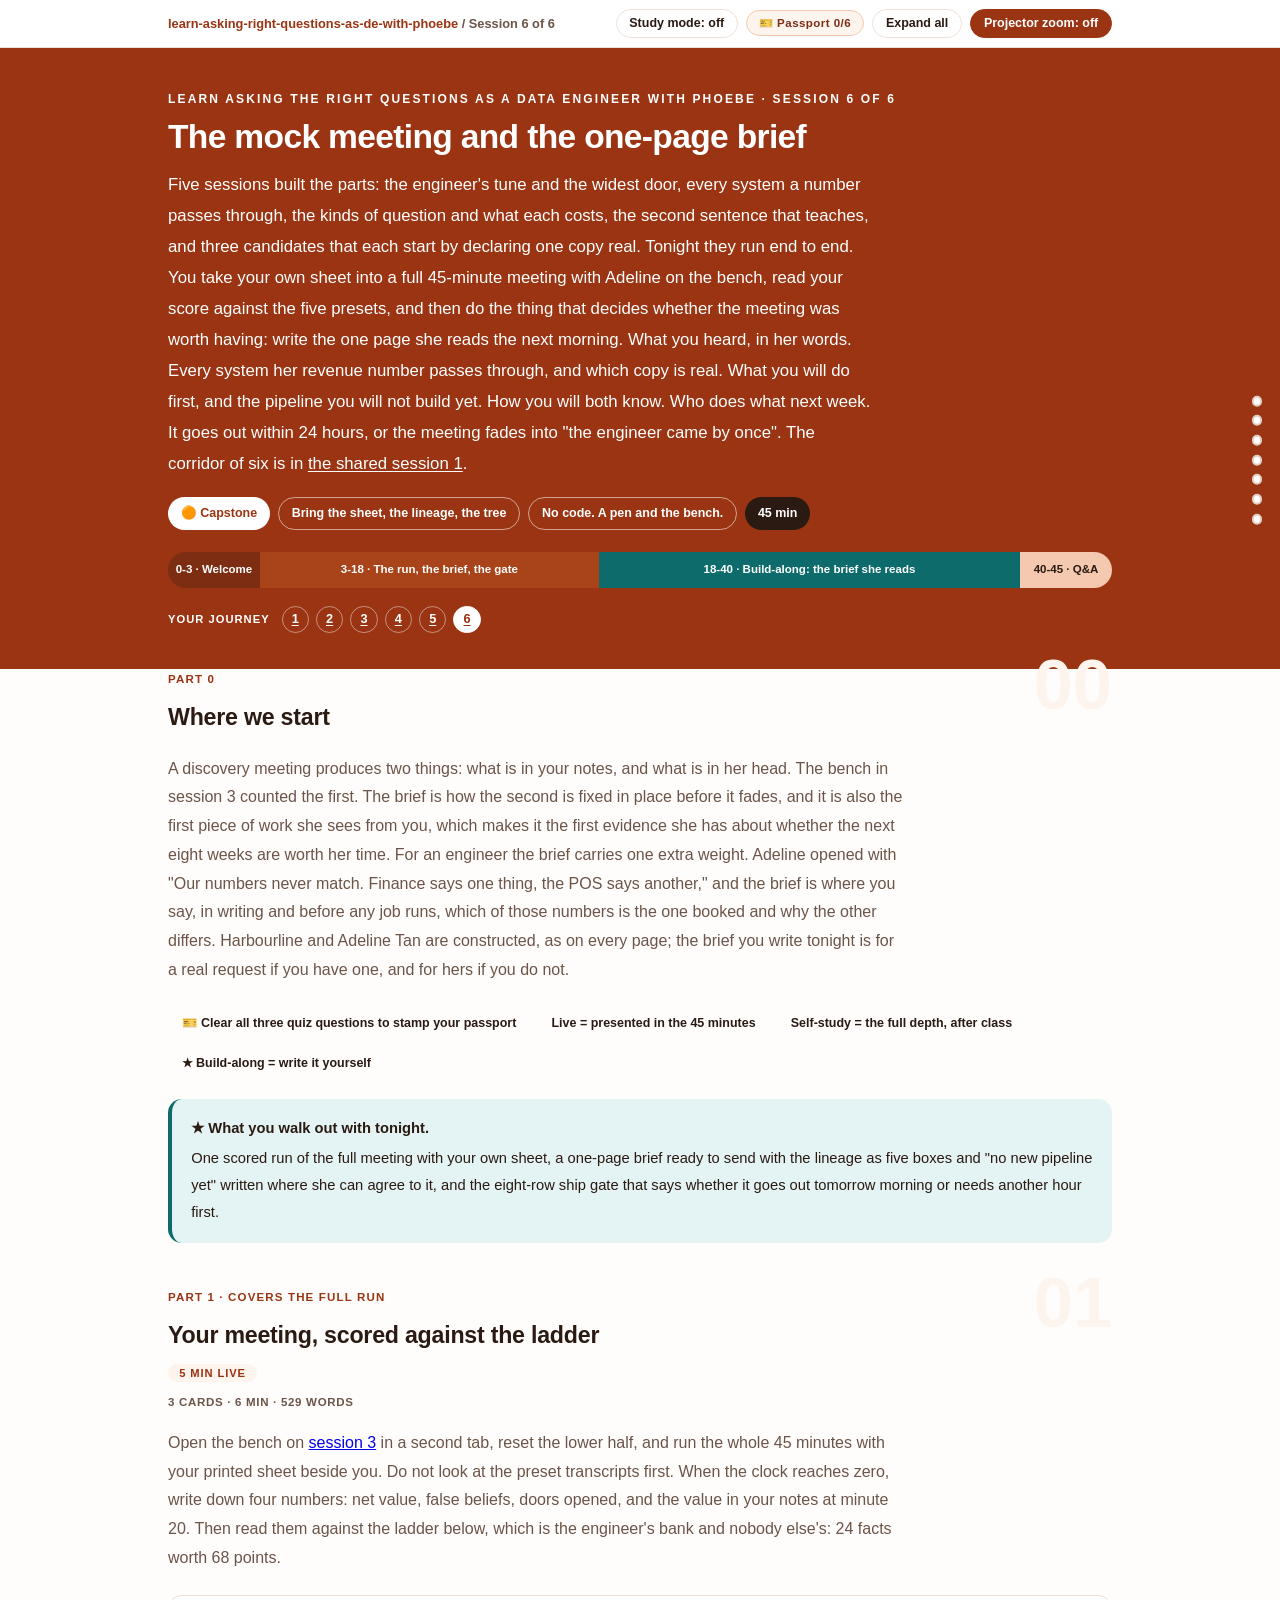
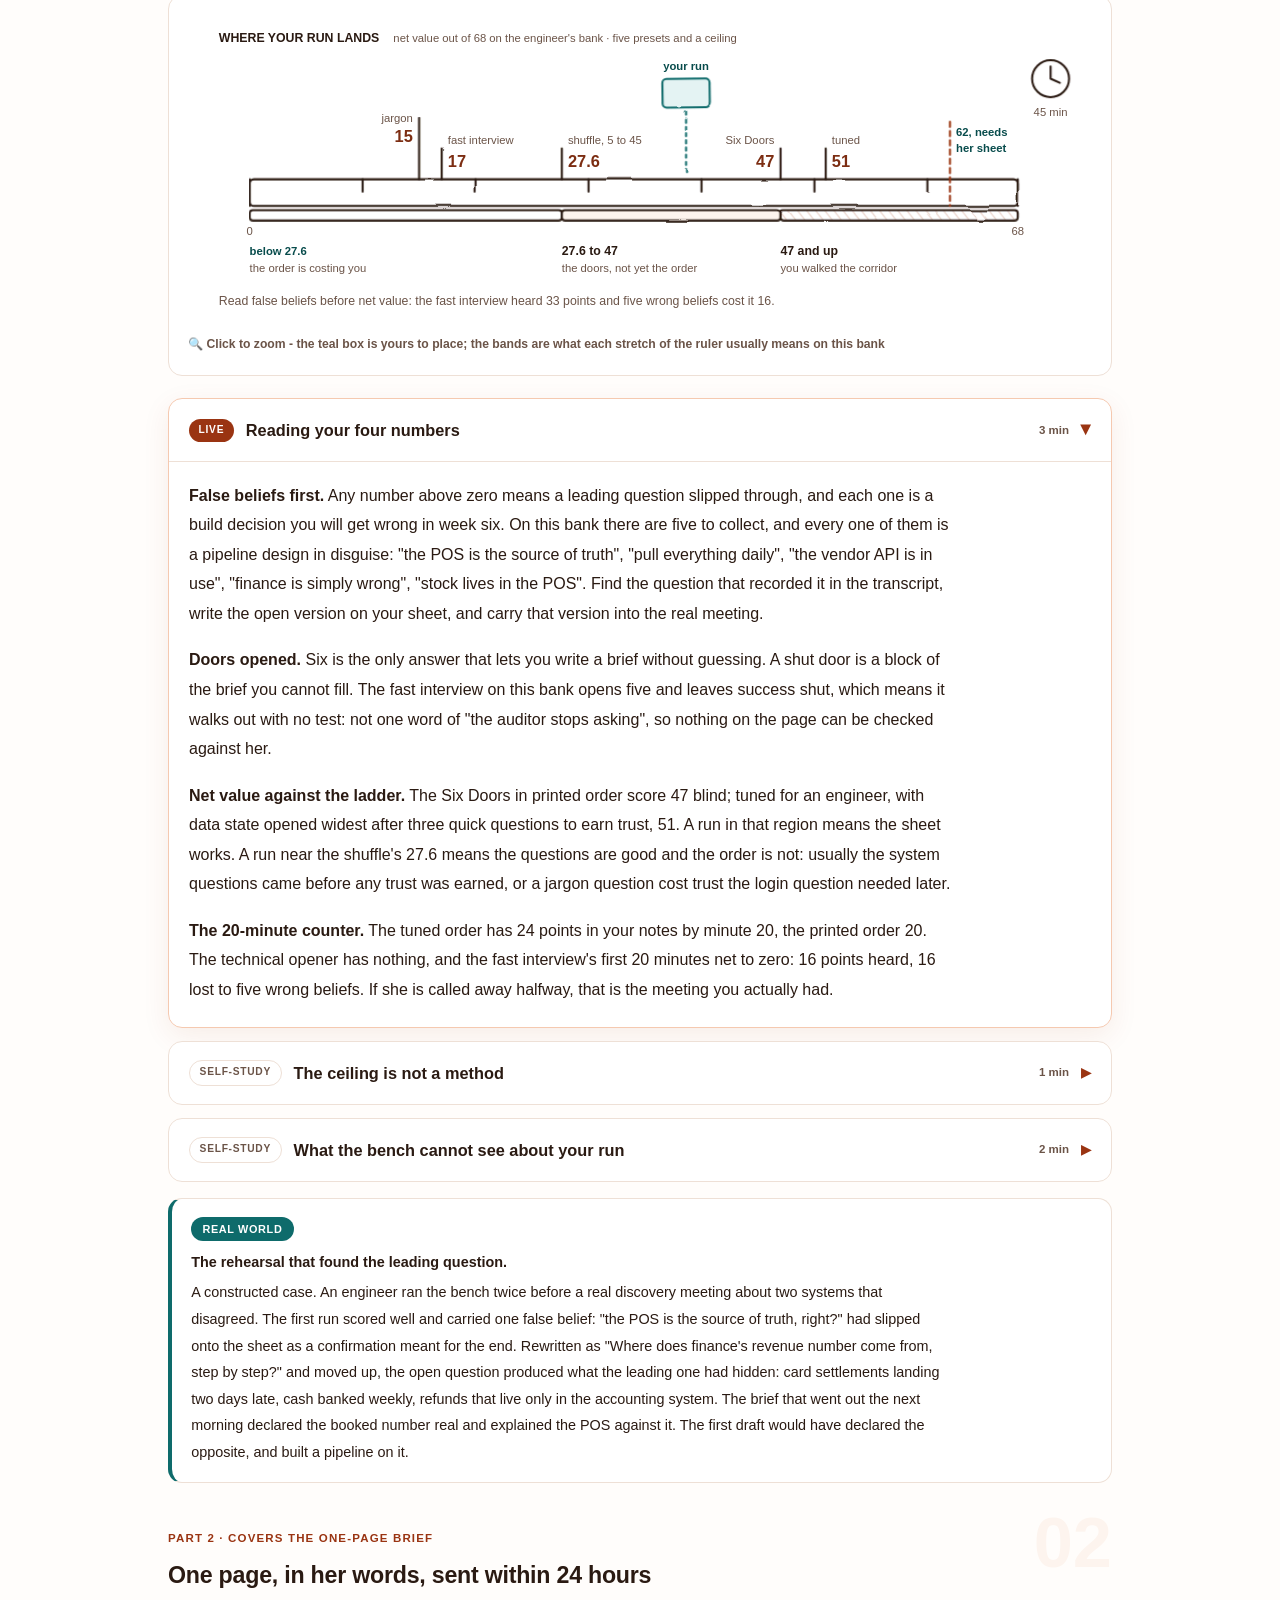
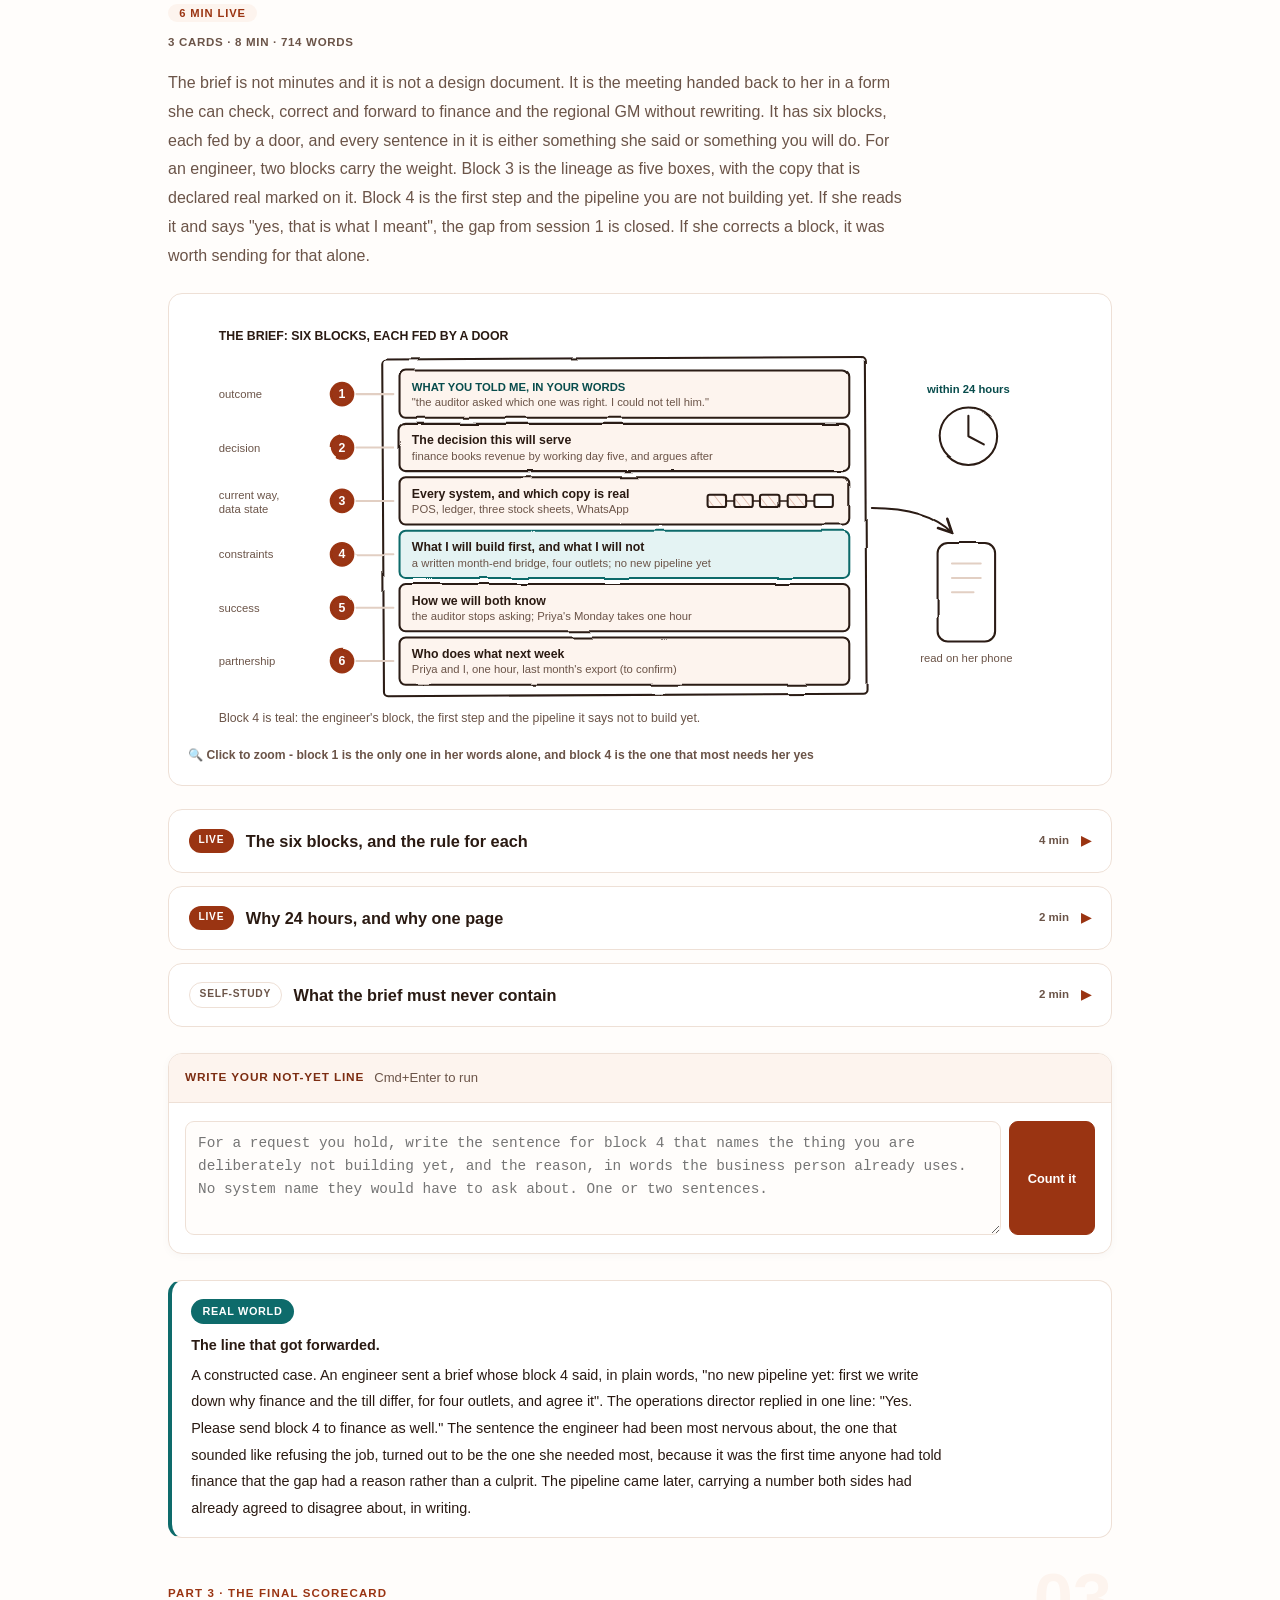
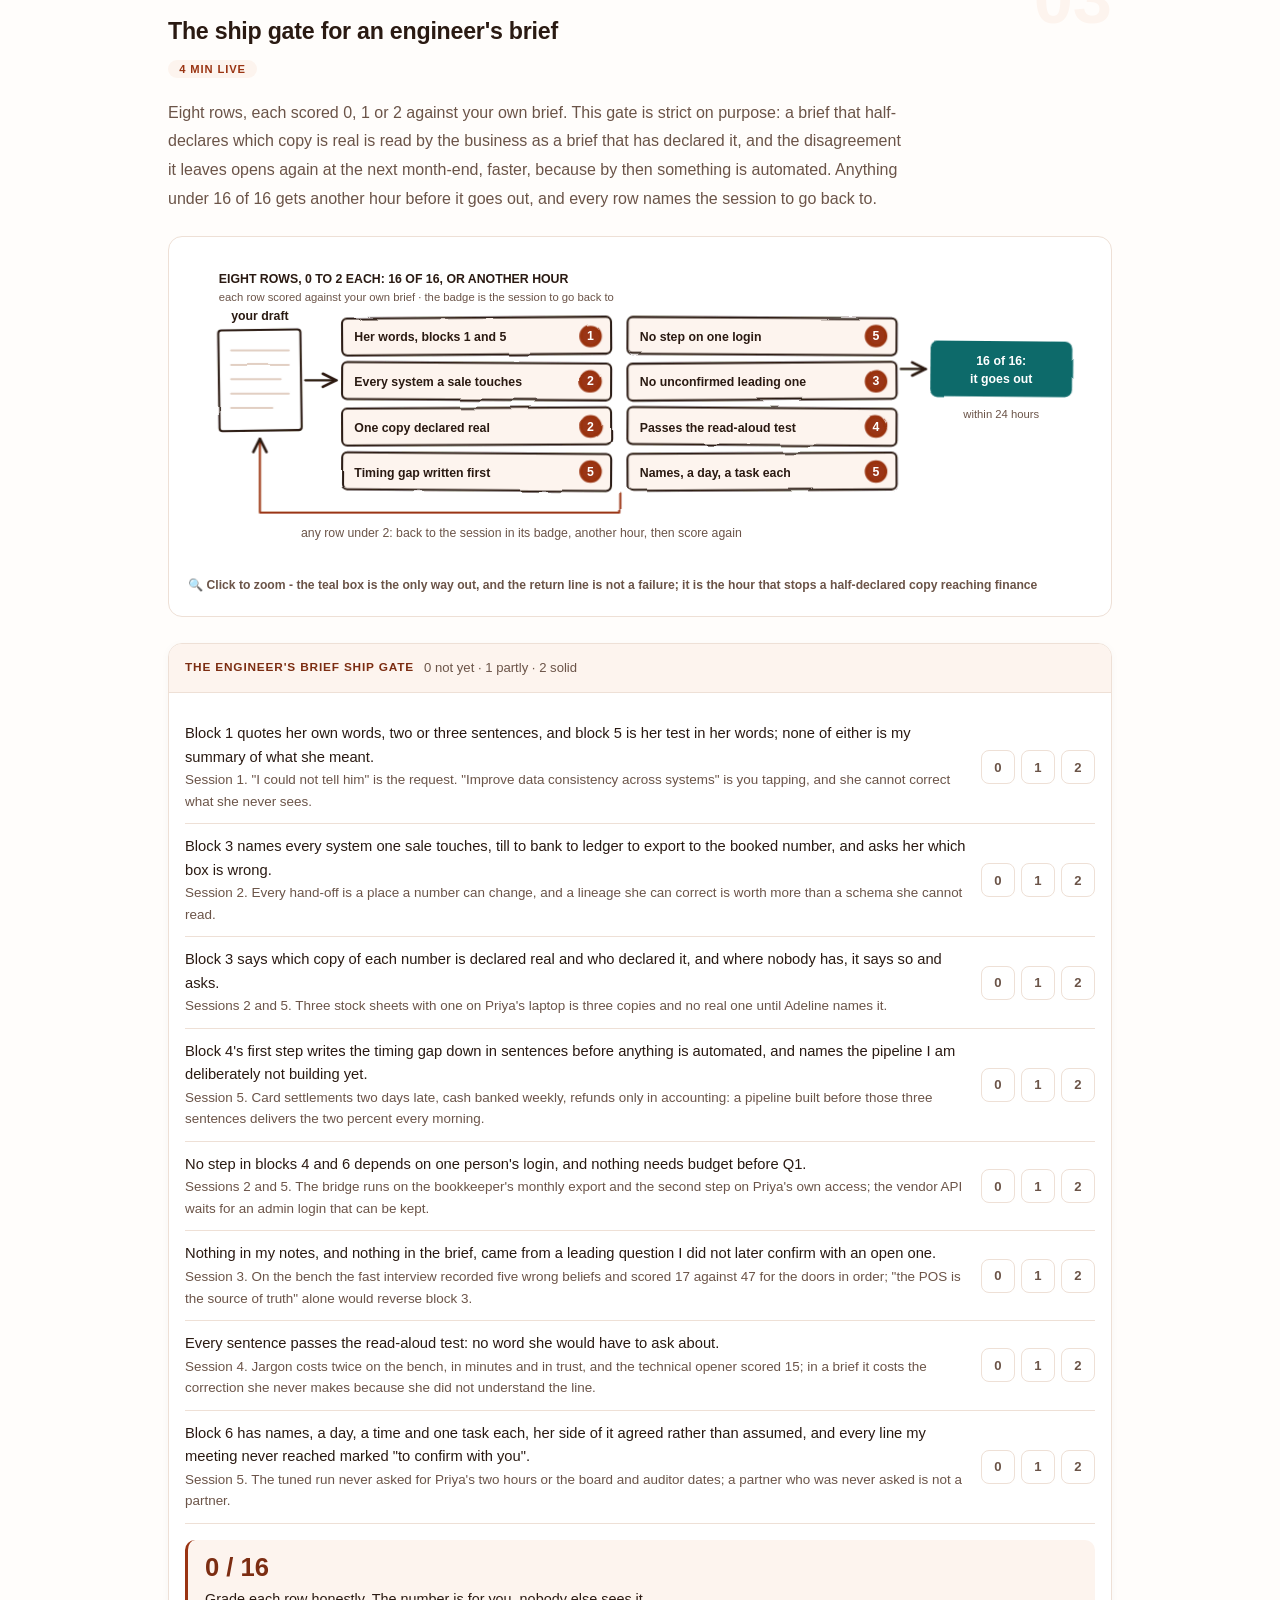
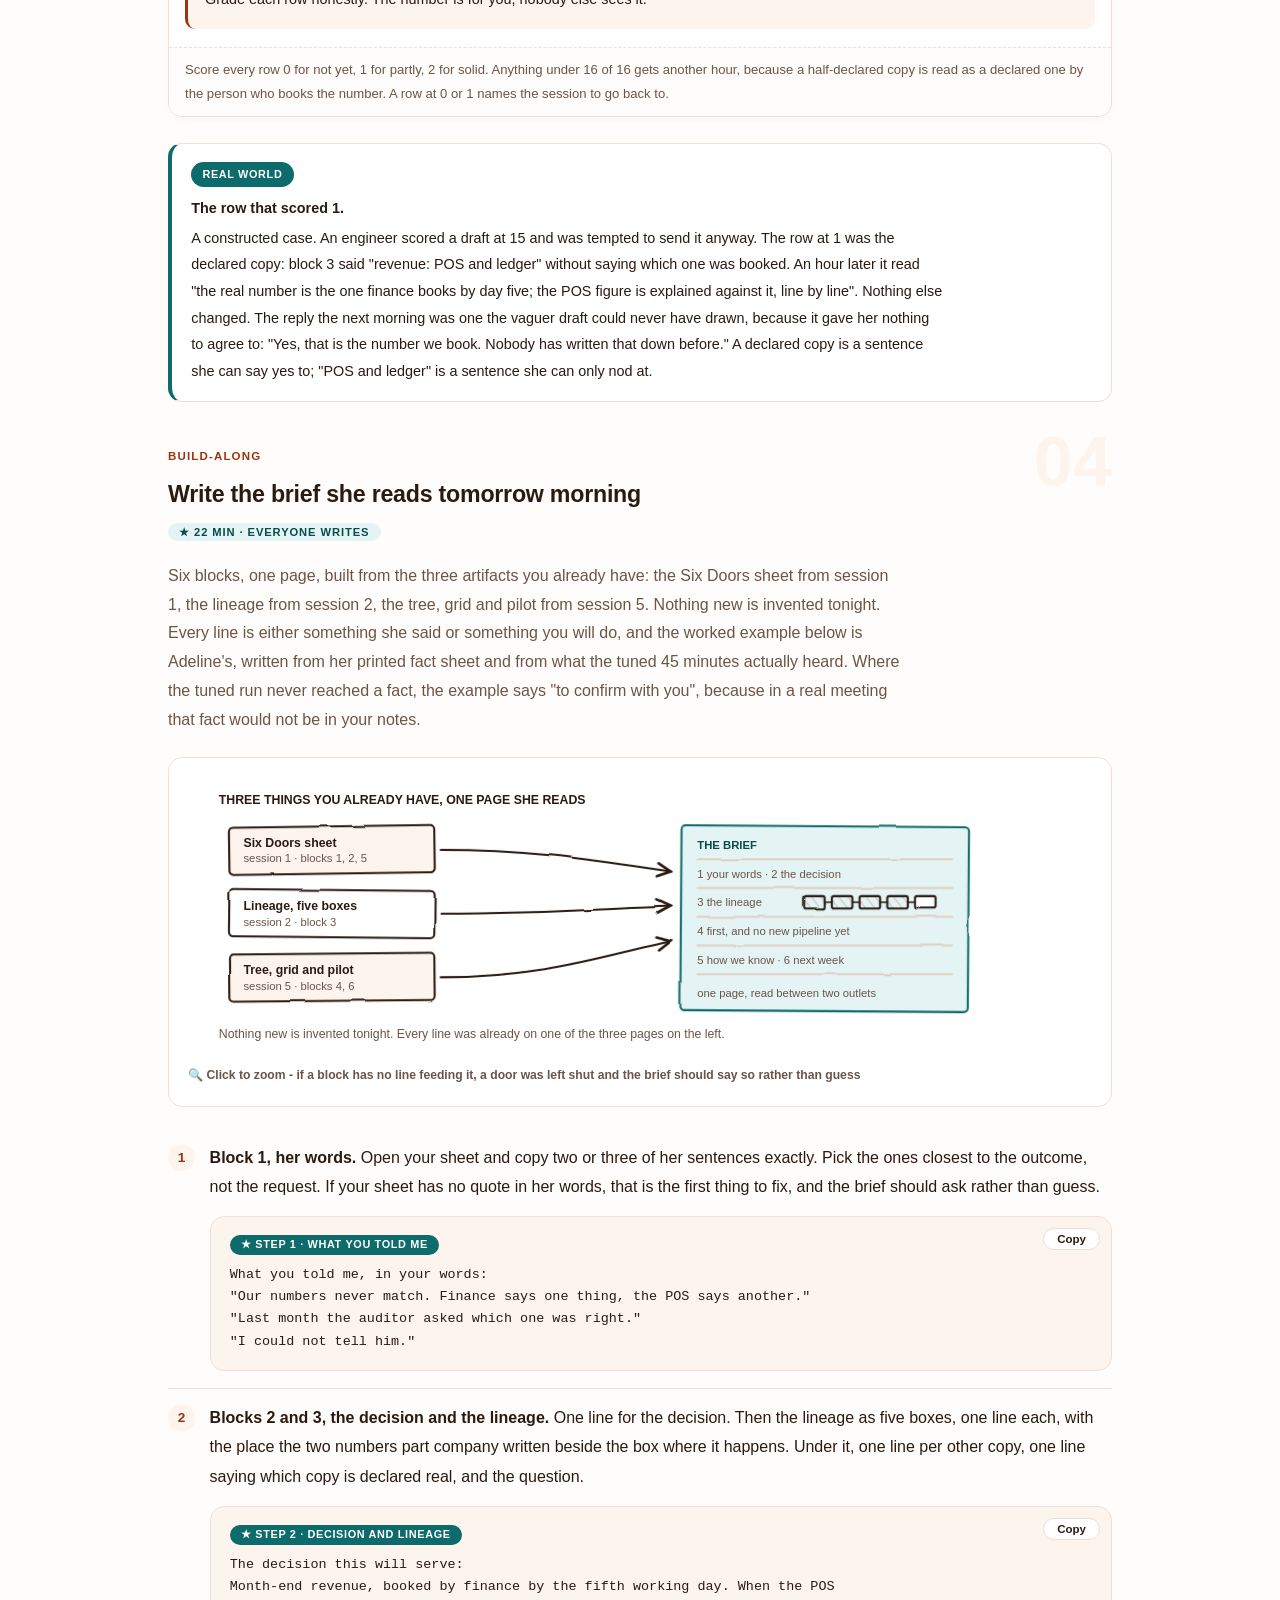
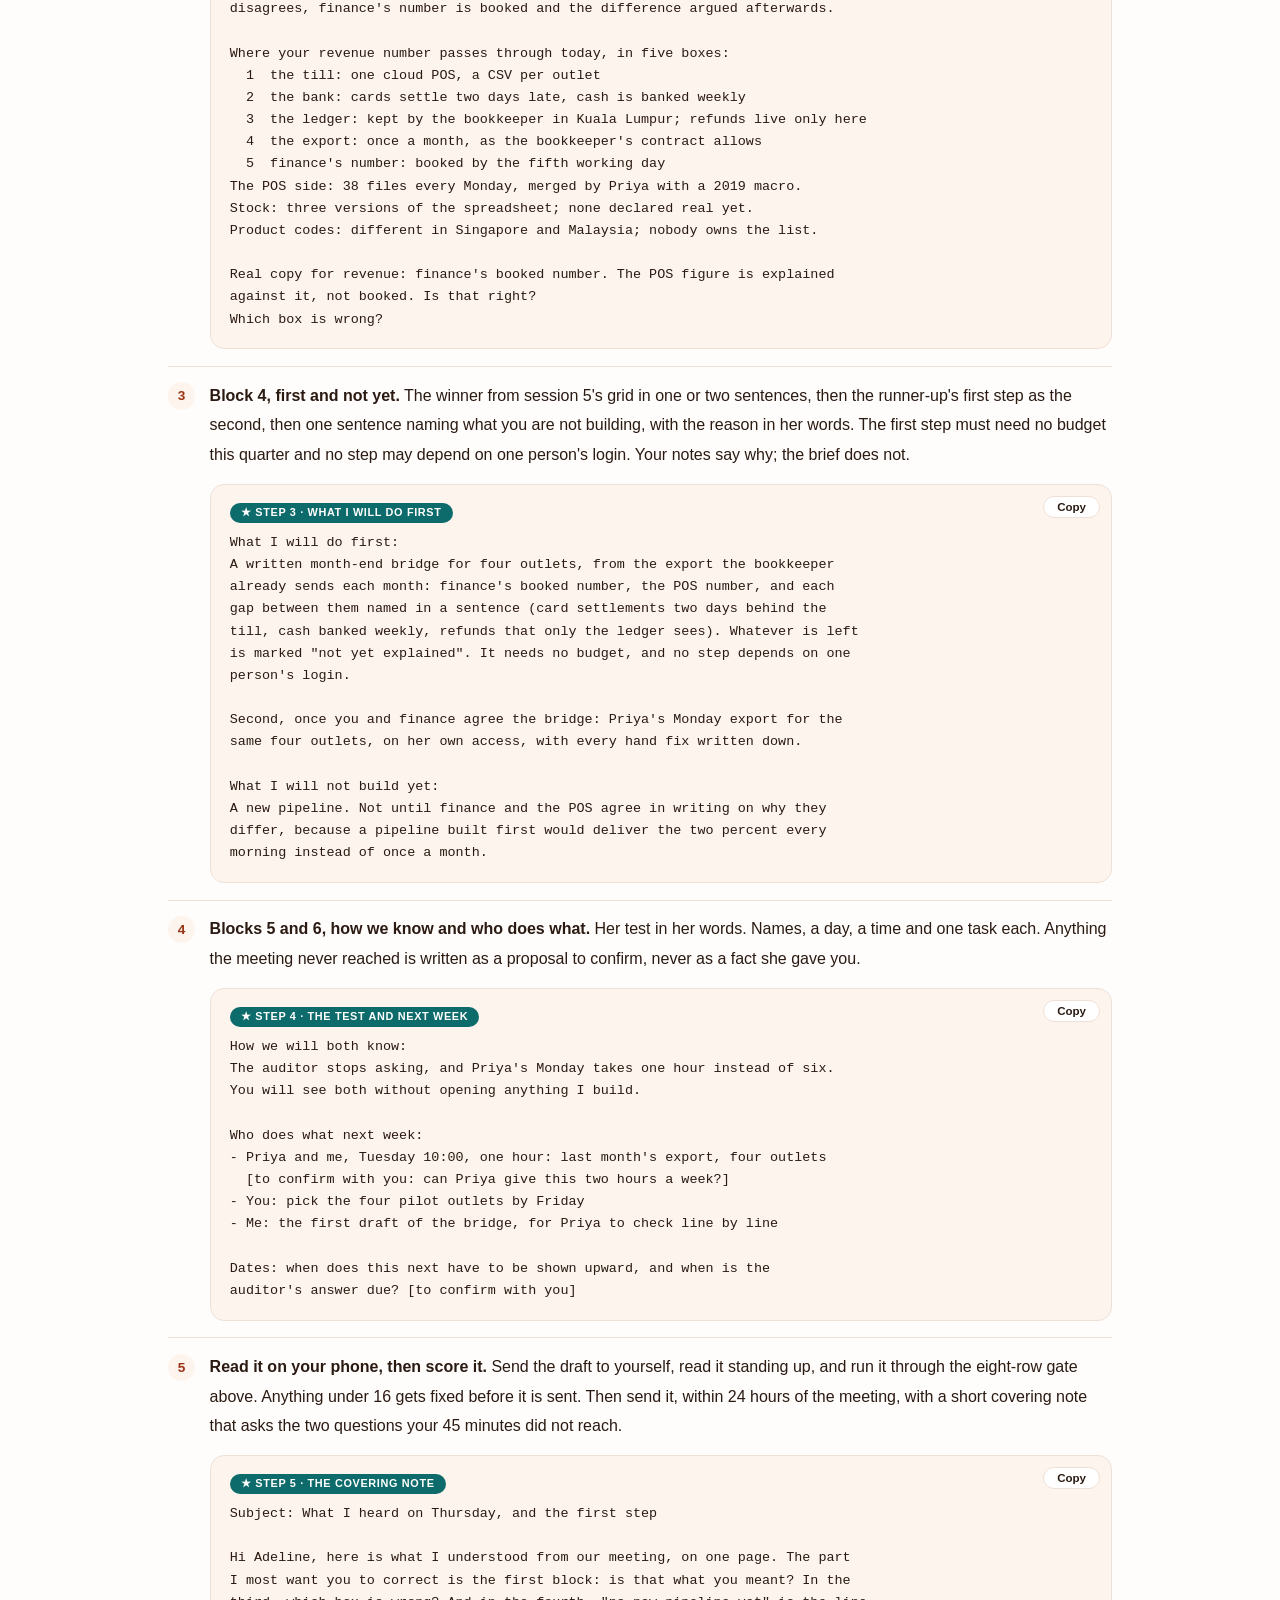
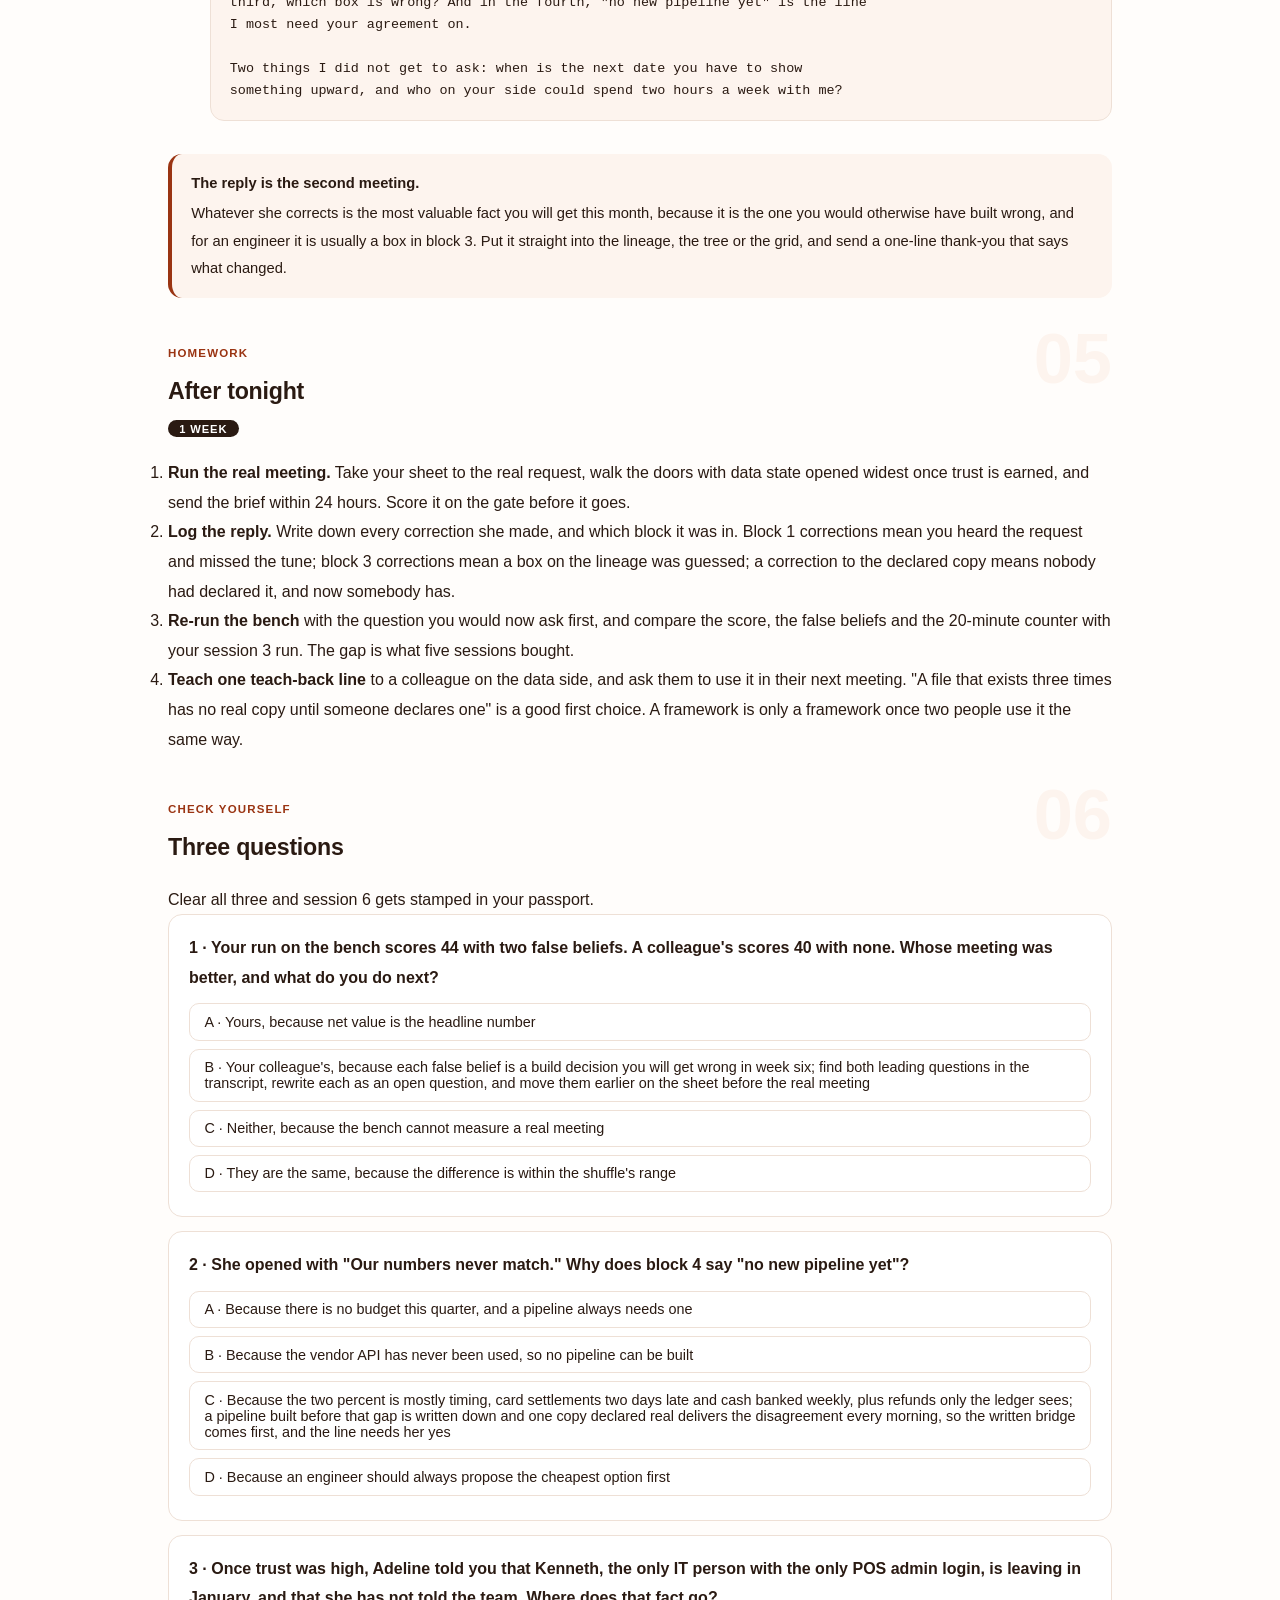
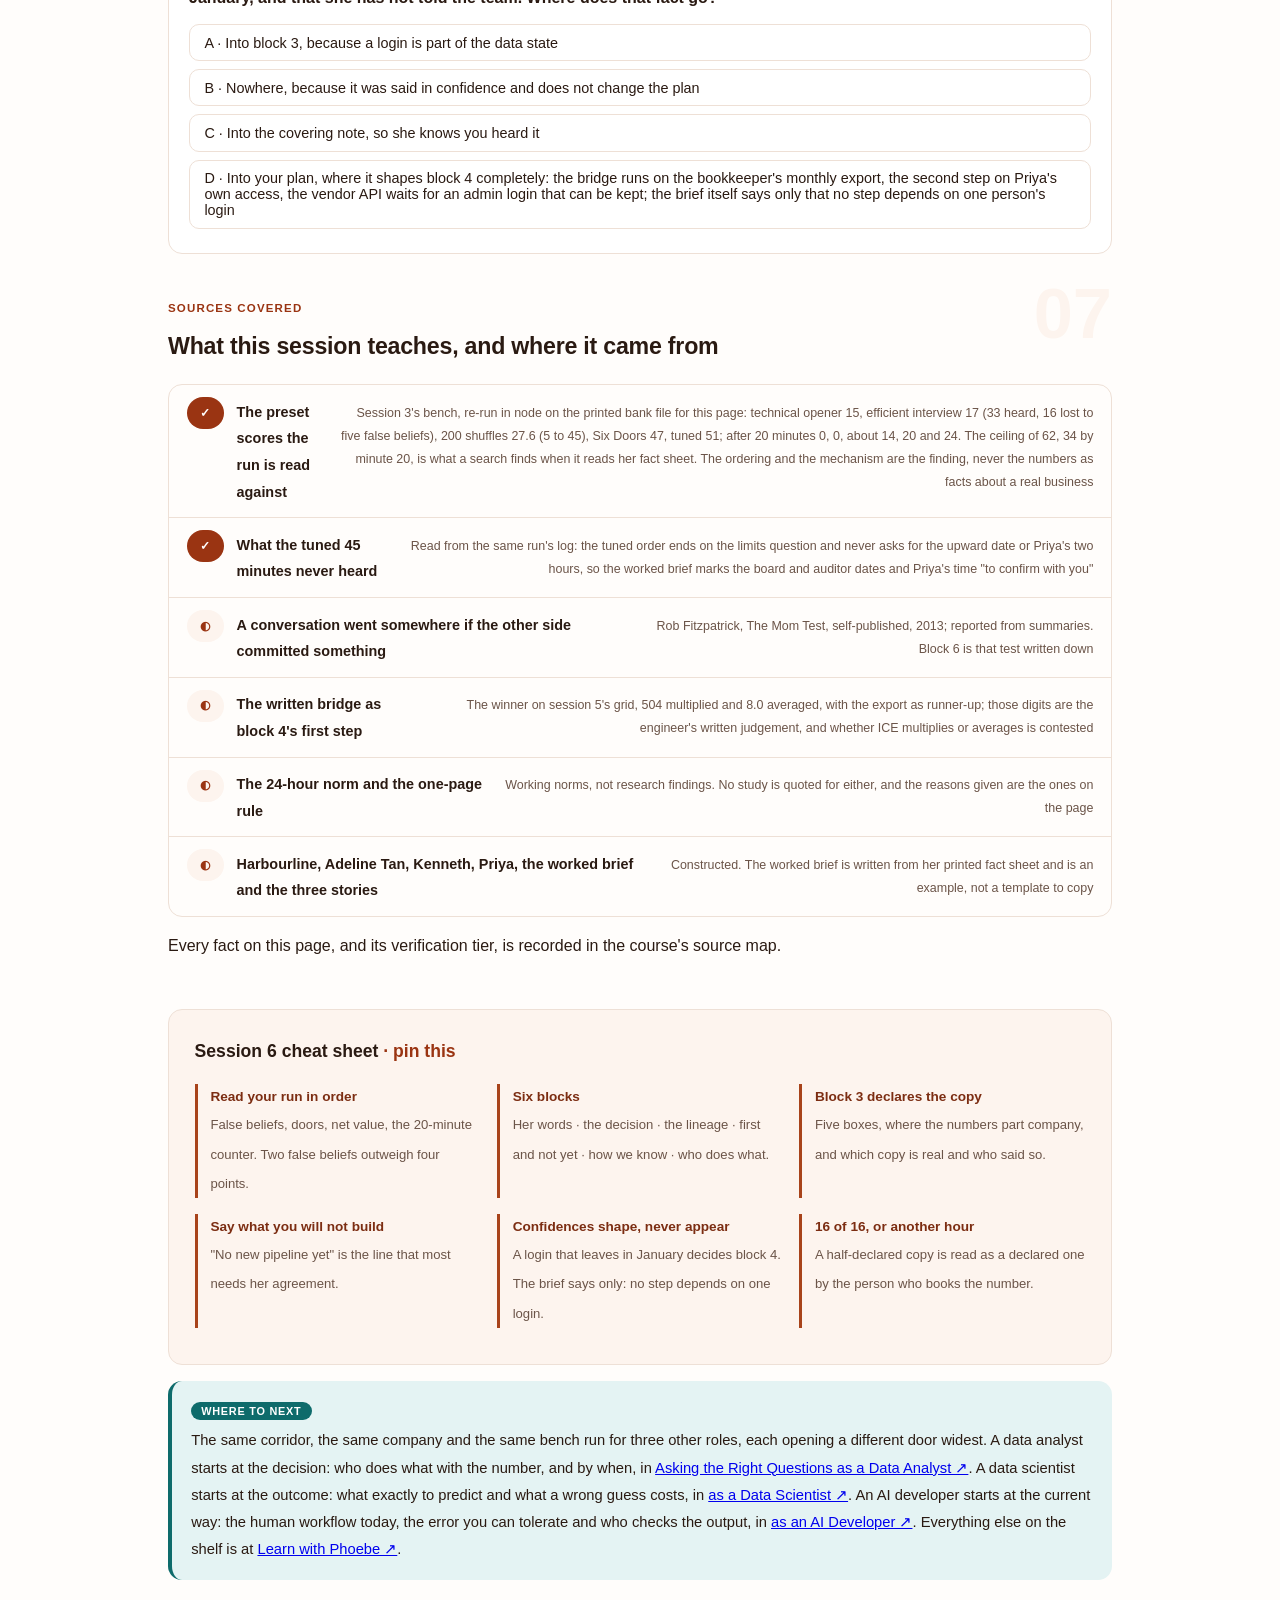
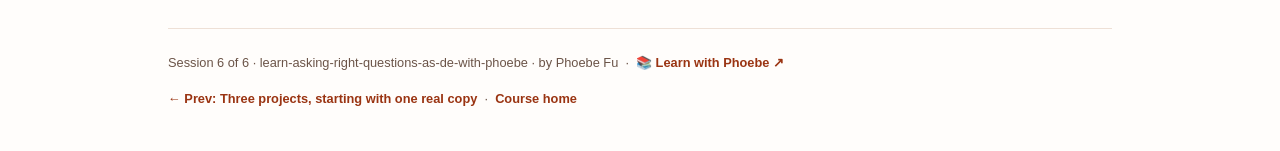
<file: courses/06-the-mock-meeting-and-the-brief.html>
<!DOCTYPE html>
<html lang="en">
<head>
<meta charset="UTF-8">
<meta name="viewport" content="width=device-width, initial-scale=1.0">
<!-- social:start -->
<meta name="description" content="Session 6 of 6. The capstone for a data engineer: a full 45-minute discovery meeting run on the bench with your own sheet and read against the five presets, then the one-page brief the operations director reads the next morning, with a block 4 that declares one revenue number real before anything is automated, and the strict ship gate that decides whether it goes out.">
<meta property="og:type" content="article">
<meta property="og:site_name" content="Learn with Phoebe">
<meta property="og:title" content="The mock meeting and the one-page brief - learn asking the right questions as a data engineer with phoebe">
<meta property="og:description" content="Session 6 of 6. Your meeting, scored. Then one page she can read, with no new pipeline yet, sent within 24 hours.">
<meta property="og:url" content="https://phoebefu6.github.io/learn-asking-right-questions-as-de-with-phoebe/courses/06-the-mock-meeting-and-the-brief.html">
<meta property="og:image" content="https://phoebefu6.github.io/learn-asking-right-questions-as-de-with-phoebe/assets/og-cover.png">
<meta property="og:image:width" content="1200">
<meta property="og:image:height" content="630">
<meta name="twitter:card" content="summary_large_image">
<meta name="twitter:title" content="The mock meeting and the one-page brief - learn asking the right questions as a data engineer with phoebe">
<meta name="twitter:description" content="Session 6 of 6. The full run, the brief, the ship gate.">
<meta name="twitter:image" content="https://phoebefu6.github.io/learn-asking-right-questions-as-de-with-phoebe/assets/og-cover.png">
<!-- social:end -->
<title>Session 6 · The mock meeting and the one-page brief - learn asking the right questions as a data engineer with phoebe</title>
<link rel="stylesheet" href="../assets/style.css?v=19">
</head>
<body>

<div class="toolbar">
  <div class="wrap">
    <span class="crumb"><a href="../index.html">learn-asking-right-questions-as-de-with-phoebe</a> / Session 6 of 6</span>
    <button class="btn" id="toggle-all" type="button">Expand all</button>
    <button class="btn primary" id="zoom-toggle" type="button">Projector zoom: off</button>
  </div>
</div>

<header class="masthead">
  <div class="wrap">
    <div class="eyebrow">Learn Asking the Right Questions as a Data Engineer with Phoebe · Session 6 of 6</div>
    <h1>The mock meeting and the <span class="accent">one-page brief</span></h1>
    <p class="sub">Five sessions built the parts: the engineer's tune and the widest door, every system a number passes through, the kinds of question and what each costs, the second sentence that teaches, and three candidates that each start by declaring one copy real. Tonight they run end to end. You take your own sheet into a full 45-minute meeting with Adeline on the bench, read your score against the five presets, and then do the thing that decides whether the meeting was worth having: write the one page she reads the next morning. What you heard, in her words. Every system her revenue number passes through, and which copy is real. What you will do first, and the pipeline you will not build yet. How you will both know. Who does what next week. It goes out within 24 hours, or the meeting fades into "the engineer came by once". The corridor of six is in <a href="https://phoebefu6.github.io/learn-asking-right-questions-as-da-with-phoebe/courses/01-why-the-gap-and-the-six-doors.html">the shared session 1</a>.</p>
    <div class="chip-row">
      <span class="chip level">🟠 Capstone</span>
      <span class="chip audience">Bring the sheet, the lineage, the tree</span>
      <span class="chip audience">No code. A pen and the bench.</span>
      <span class="chip time">45 min</span>
    </div>
    <div class="agenda">
      <span class="a1" style="flex:1">0-3 · Welcome</span>
      <span class="a2" style="flex:4">3-18 · The run, the brief, the gate</span>
      <span class="a3" style="flex:5">18-40 · Build-along: the brief she reads</span>
      <span class="a4" style="flex:1">40-45 · Q&amp;A</span>
    </div>
  </div>
</header>

<main class="wrap">

  <section class="section" id="intro">
    <div class="section-kicker">
      <span class="klabel">Part 0</span>
      <h2>Where we start</h2>
    </div>
    <p class="lede">A discovery meeting produces two things: what is in your notes, and what is in her head. The bench in session 3 counted the first. The brief is how the second is fixed in place before it fades, and it is also the first piece of work she sees from you, which makes it the first evidence she has about whether the next eight weeks are worth her time. For an engineer the brief carries one extra weight. Adeline opened with "Our numbers never match. Finance says one thing, the POS says another," and the brief is where you say, in writing and before any job runs, which of those numbers is the one booked and why the other differs. Harbourline and Adeline Tan are constructed, as on every page; the brief you write tonight is for a real request if you have one, and for hers if you do not.</p>

    <div class="legend">
      <span class="pill">🎫 Clear all three quiz questions to stamp your passport</span>
      <span class="pill">Live = presented in the 45 minutes</span>
      <span class="pill">Self-study = the full depth, after class</span>
      <span class="pill">★ Build-along = write it yourself</span>
    </div>

    <div class="callout win">
      <p><strong>★ What you walk out with tonight.</strong> One scored run of the full meeting with your own sheet, a one-page brief ready to send with the lineage as five boxes and "no new pipeline yet" written where she can agree to it, and the eight-row ship gate that says whether it goes out tomorrow morning or needs another hour first.</p>
    </div>
  </section>

  <section class="section" id="part-1">
    <div class="section-kicker">
      <span class="klabel">Part 1 · covers the full run</span>
      <h2>Your meeting, scored against the ladder</h2>
      <span class="tag concept">5 min live</span>
    </div>
    <p class="lede">Open the bench on <a href="03-the-engineers-questions-and-the-bench.html">session 3</a> in a second tab, reset the lower half, and run the whole 45 minutes with your printed sheet beside you. Do not look at the preset transcripts first. When the clock reaches zero, write down four numbers: net value, false beliefs, doors opened, and the value in your notes at minute 20. Then read them against the ladder below, which is the engineer's bank and nobody else's: 24 facts worth 68 points.</p>

    <figure class="zoomable">
      <svg viewBox="0 0 880 300" xmlns="http://www.w3.org/2000/svg" role="img" aria-label="A hand-drawn ruler from 0 to 68 points of net value on the data engineer's bank, with marks for the five presets and the ceiling: the technical opener at 15, the efficient interview at 17, two hundred shuffles averaging 27.6 with a range of 5 to 45, Six Doors in printed order at 47, Six Doors tuned for an engineer at 51, and a dashed mark at 62 for a search that can read her fact sheet. An empty teal box labelled your run hangs above the ruler between 27.6 and 47, waiting to be placed. Three bands underneath read: below 27.6 the order is costing you, 27.6 to 47 the doors but not yet the order, 47 and up you walked the corridor. A small clock marks the 45 minutes.">
        <defs>
          <filter id="s6aSk" x="-3%" y="-3%" width="106%" height="106%"><feTurbulence type="fractalNoise" baseFrequency="0.02" numOctaves="2" seed="71" result="n"/><feDisplacementMap in="SourceGraphic" in2="n" scale="2.4" xChannelSelector="R" yChannelSelector="G"/></filter>
          <pattern id="s6aHc" patternUnits="userSpaceOnUse" width="7" height="7" patternTransform="rotate(-38)"><line x1="0" y1="0" x2="0" y2="7" stroke="#9A3412" stroke-width="1" opacity=".5"/></pattern>
          <marker id="s6aAr" viewBox="0 0 10 10" refX="9" refY="5" markerWidth="8" markerHeight="8" orient="auto"><path d="M1 1 L9 5 L1 9" fill="none" stroke="#2A1A12" stroke-width="1.6" stroke-linecap="round"/></marker>
        </defs>
        <style>
          .s6aH { font: 800 12px Inter, sans-serif; fill: #2A1A12; }
          .s6aL { font: 600 12px Inter, sans-serif; fill: #2A1A12; }
          .s6aS { font: 400 11px Inter, sans-serif; fill: #6B5448; }
          .s6aB { font: 800 11px Inter, sans-serif; fill: #084C4C; }
          .s6aV { font: 800 16px Inter, sans-serif; fill: #7C2D12; }
          .s6aN { font: 400 12px Inter, sans-serif; fill: #6B5448; }
        </style>

        <text class="s6aH" x="30" y="26">WHERE YOUR RUN LANDS</text>
        <text class="s6aS" x="200" y="26">net value out of 68 on the engineer's bank · five presets and a ceiling</text>

        <g filter="url(#s6aSk)" fill="none" stroke="#2A1A12" stroke-width="2" stroke-linecap="round" stroke-linejoin="round">
          <!-- ruler 0..68 -> x 60..808, 11 px per point -->
          <rect x="60" y="160" width="748" height="26" rx="4" fill="#FFFFFF"/>
          <path d="M60 160 L60 186 M170 160 L170 172 M280 160 L280 172 M390 160 L390 172 M500 160 L500 172 M610 160 L610 172 M720 160 L720 172 M808 160 L808 186"/>
          <!-- bands: 0-27.6 white, 27.6-47 tint, 47-68 hachure -->
          <rect x="60" y="190" width="304" height="10" rx="3" fill="#FFFFFF"/>
          <rect x="364" y="190" width="213" height="10" rx="3" fill="#FDF4EE"/>
          <rect x="577" y="190" width="231" height="10" rx="3" fill="url(#s6aHc)"/>
          <!-- preset ticks: 15->225 (tall), 17->247, 27.6->364, 47->577, 51->621 -->
          <path d="M225 100 L225 160 M247 130 L247 160 M364 130 L364 160 M577 130 L577 160 M621 130 L621 160"/>
          <!-- ceiling, dashed -->
          <path d="M742 104 L742 186" stroke="#9A3412" stroke-dasharray="5 4"/>
          <!-- your run: an empty box, dashed drop to the ruler -->
          <rect x="462" y="62" width="46" height="28" rx="4" transform="rotate(-0.8 485 76)" fill="#E4F3F3" stroke="#0E6B6B"/>
          <path d="M485 94 L485 156" stroke="#0E6B6B" stroke-dasharray="3 4"/>
          <!-- the doodle anchor: a clock for the 45 minutes -->
          <circle cx="840" cy="62" r="18" fill="#FFFFFF"/>
          <path d="M840 62 L840 50 M840 62 L849 66"/>
        </g>

        <text class="s6aS" x="60" y="214" text-anchor="middle">0</text>
        <text class="s6aS" x="808" y="214" text-anchor="middle">68</text>
        <text class="s6aS" x="219" y="104" text-anchor="end">jargon</text>
        <text class="s6aV" x="219" y="124" text-anchor="end">15</text>
        <text class="s6aS" x="253" y="126">fast interview</text>
        <text class="s6aV" x="253" y="148">17</text>
        <text class="s6aS" x="370" y="126">shuffle, 5 to 45</text>
        <text class="s6aV" x="370" y="148">27.6</text>
        <text class="s6aS" x="571" y="126" text-anchor="end">Six Doors</text>
        <text class="s6aV" x="571" y="148" text-anchor="end">47</text>
        <text class="s6aS" x="627" y="126">tuned</text>
        <text class="s6aV" x="627" y="148">51</text>
        <text class="s6aB" x="748" y="118">62, needs</text>
        <text class="s6aB" x="748" y="133">her sheet</text>
        <text class="s6aB" x="485" y="54" text-anchor="middle">your run</text>
        <text class="s6aS" x="840" y="98" text-anchor="middle">45 min</text>

        <text class="s6aB" x="60" y="234">below 27.6</text>
        <text class="s6aS" x="60" y="250">the order is costing you</text>
        <text class="s6aL" x="364" y="234">27.6 to 47</text>
        <text class="s6aS" x="364" y="250">the doors, not yet the order</text>
        <text class="s6aL" x="577" y="234">47 and up</text>
        <text class="s6aS" x="577" y="250">you walked the corridor</text>

        <text class="s6aN" x="30" y="282">Read false beliefs before net value: the fast interview heard 33 points and five wrong beliefs cost it 16.</text>
      </svg>
      <figcaption>🔍 Click to zoom - the teal box is yours to place; the bands are what each stretch of the ruler usually means on this bank</figcaption>
    </figure>

    <details class="card" open>
      <summary><span class="mode live">Live</span>Reading your four numbers<span class="mini">3 min</span><span class="caret">▶</span></summary>
      <div class="body">
        <p><strong>False beliefs first.</strong> Any number above zero means a leading question slipped through, and each one is a build decision you will get wrong in week six. On this bank there are five to collect, and every one of them is a pipeline design in disguise: "the POS is the source of truth", "pull everything daily", "the vendor API is in use", "finance is simply wrong", "stock lives in the POS". Find the question that recorded it in the transcript, write the open version on your sheet, and carry that version into the real meeting.</p>
        <p><strong>Doors opened.</strong> Six is the only answer that lets you write a brief without guessing. A shut door is a block of the brief you cannot fill. The fast interview on this bank opens five and leaves success shut, which means it walks out with no test: not one word of "the auditor stops asking", so nothing on the page can be checked against her.</p>
        <p><strong>Net value against the ladder.</strong> The Six Doors in printed order score 47 blind; tuned for an engineer, with data state opened widest after three quick questions to earn trust, 51. A run in that region means the sheet works. A run near the shuffle's 27.6 means the questions are good and the order is not: usually the system questions came before any trust was earned, or a jargon question cost trust the login question needed later.</p>
        <p><strong>The 20-minute counter.</strong> The tuned order has 24 points in your notes by minute 20, the printed order 20. The technical opener has nothing, and the fast interview's first 20 minutes net to zero: 16 points heard, 16 lost to five wrong beliefs. If she is called away halfway, that is the meeting you actually had.</p>
      </div>
    </details>

    <details class="card">
      <summary><span class="mode self">Self-study</span>The ceiling is not a method<span class="mini">1 min</span><span class="caret">▶</span></summary>
      <div class="body">
        <p>The dashed mark at 62 is what a search over the good questions finds when it is allowed to read her fact sheet first. Its best order opens with "What happens when Priya is away?", a question you cannot ask before you have heard the name Priya. It also puts 34 points in the notes by minute 20. That is the value of knowing the answers in advance, and no interviewer has it. The gap between 51 and 62 is not a target for your sheet; it is a measure of how much a meeting still costs when you walk in not knowing, which is always.</p>
      </div>
    </details>

    <details class="card">
      <summary><span class="mode self">Self-study</span>What the bench cannot see about your run<span class="mini">2 min</span><span class="caret">▶</span></summary>
      <div class="body">
        <p>The bench scores what you asked and what came back. It does not hear your tone, see whether you looked at her or at your laptop, or notice the moment she leaned forward because a question was about her actual month-end. Those matter, and no widget measures them honestly. The run is a rehearsal for the order and the kinds, not a verdict on you as an interviewer. If you can, run the real meeting next week with a colleague taking notes, and ask them one thing afterwards: when did she start giving longer answers? On the bench that moment has a number, the trust of 3 that the login answer needs; in the room it looks like a pause before she says something she has not told her team.</p>
      </div>
    </details>

    <div class="callout example">
      <span class="ex-pill">Real world</span>
      <p><strong>The rehearsal that found the leading question.</strong> A constructed case. An engineer ran the bench twice before a real discovery meeting about two systems that disagreed. The first run scored well and carried one false belief: "the POS is the source of truth, right?" had slipped onto the sheet as a confirmation meant for the end. Rewritten as "Where does finance's revenue number come from, step by step?" and moved up, the open question produced what the leading one had hidden: card settlements landing two days late, cash banked weekly, refunds that live only in the accounting system. The brief that went out the next morning declared the booked number real and explained the POS against it. The first draft would have declared the opposite, and built a pipeline on it.</p>
    </div>
  </section>

  <section class="section" id="part-2">
    <div class="section-kicker">
      <span class="klabel">Part 2 · covers the one-page brief</span>
      <h2>One page, in her words, sent within 24 hours</h2>
      <span class="tag concept">6 min live</span>
    </div>
    <p class="lede">The brief is not minutes and it is not a design document. It is the meeting handed back to her in a form she can check, correct and forward to finance and the regional GM without rewriting. It has six blocks, each fed by a door, and every sentence in it is either something she said or something you will do. For an engineer, two blocks carry the weight. Block 3 is the lineage as five boxes, with the copy that is declared real marked on it. Block 4 is the first step and the pipeline you are not building yet. If she reads it and says "yes, that is what I meant", the gap from session 1 is closed. If she corrects a block, it was worth sending for that alone.</p>

    <figure class="zoomable">
      <svg viewBox="0 0 880 410" xmlns="http://www.w3.org/2000/svg" role="img" aria-label="A hand-drawn single page with six blocks stacked top to bottom: what you told me, in your words, quoting the auditor asked which one was right, I could not tell him; the decision this will serve, finance books revenue by working day five and argues after; every system and which copy is real, the POS, the ledger, three stock sheets and WhatsApp, with a small thumbnail of the lineage as five boxes; what I will build first and what I will not, a written month-end bridge in four outlets and no new pipeline yet, drawn in teal; how we will both know, the auditor stops asking and Priya's Monday takes one hour; who does what next week, Priya and I, one hour, last month's export, to confirm. On the left, six numbered door badges connect each block to the door that fed it: outcome, decision, current way and data state, constraints, success, partnership. On the right, a clock reads within 24 hours and a line leads from the page to her phone.">
        <defs>
          <filter id="s6bSk" x="-3%" y="-3%" width="106%" height="106%"><feTurbulence type="fractalNoise" baseFrequency="0.02" numOctaves="2" seed="83" result="n"/><feDisplacementMap in="SourceGraphic" in2="n" scale="2.4" xChannelSelector="R" yChannelSelector="G"/></filter>
          <pattern id="s6bHc" patternUnits="userSpaceOnUse" width="7" height="7" patternTransform="rotate(-38)"><line x1="0" y1="0" x2="0" y2="7" stroke="#9A3412" stroke-width="1" opacity=".5"/></pattern>
          <marker id="s6bAr" viewBox="0 0 10 10" refX="9" refY="5" markerWidth="8" markerHeight="8" orient="auto"><path d="M1 1 L9 5 L1 9" fill="none" stroke="#2A1A12" stroke-width="1.6" stroke-linecap="round"/></marker>
        </defs>
        <style>
          .s6bH { font: 800 12px Inter, sans-serif; fill: #2A1A12; }
          .s6bL { font: 600 12px Inter, sans-serif; fill: #2A1A12; }
          .s6bS { font: 400 11px Inter, sans-serif; fill: #6B5448; }
          .s6bB { font: 800 11px Inter, sans-serif; fill: #084C4C; }
          .s6bW { font: 800 12px Inter, sans-serif; fill: #FFFFFF; }
          .s6bN { font: 400 12px Inter, sans-serif; fill: #6B5448; }
        </style>

        <text class="s6bH" x="30" y="26">THE BRIEF: SIX BLOCKS, EACH FED BY A DOOR</text>

        <g filter="url(#s6bSk)" fill="none" stroke="#2A1A12" stroke-width="2" stroke-linecap="round" stroke-linejoin="round">
          <!-- the page -->
          <rect x="190" y="44" width="470" height="328" rx="4" transform="rotate(-0.3 425 208)" fill="#FFFFFF"/>
          <!-- six blocks, 46 tall, 6 gap, from y=56 -->
          <rect x="206" y="56" width="438" height="46" rx="6" fill="#FDF4EE"/>
          <rect x="206" y="108" width="438" height="46" rx="6" fill="#FDF4EE"/>
          <rect x="206" y="160" width="438" height="46" rx="6" fill="#FDF4EE"/>
          <rect x="206" y="212" width="438" height="46" rx="6" fill="#E4F3F3" stroke="#0E6B6B"/>
          <rect x="206" y="264" width="438" height="46" rx="6" fill="#FDF4EE"/>
          <rect x="206" y="316" width="438" height="46" rx="6" fill="#FDF4EE"/>
          <!-- block 3 thumbnail: the lineage as five boxes, no labels -->
          <rect x="506" y="177" width="18" height="12" rx="2" fill="url(#s6bHc)"/>
          <rect x="532" y="177" width="18" height="12" rx="2" fill="url(#s6bHc)"/>
          <rect x="558" y="177" width="18" height="12" rx="2" fill="url(#s6bHc)"/>
          <rect x="584" y="177" width="18" height="12" rx="2" fill="url(#s6bHc)"/>
          <rect x="610" y="177" width="18" height="12" rx="2" fill="#FFFFFF"/>
          <path d="M524 183 L532 183 M550 183 L558 183 M576 183 L584 183 M602 183 L610 183" stroke-width="1.5"/>
          <!-- door badges on the left -->
          <circle cx="150" cy="79" r="11" fill="#9A3412" stroke="#9A3412"/>
          <circle cx="150" cy="131" r="11" fill="#9A3412" stroke="#9A3412"/>
          <circle cx="150" cy="183" r="11" fill="#9A3412" stroke="#9A3412"/>
          <circle cx="150" cy="235" r="11" fill="#9A3412" stroke="#9A3412"/>
          <circle cx="150" cy="287" r="11" fill="#9A3412" stroke="#9A3412"/>
          <circle cx="150" cy="339" r="11" fill="#9A3412" stroke="#9A3412"/>
          <path d="M164 79 L200 79 M164 131 L200 131 M164 183 L200 183 M164 235 L200 235 M164 287 L200 287 M164 339 L200 339" stroke="#E2CFC3"/>
          <!-- clock, then the page's way to her phone -->
          <circle cx="760" cy="120" r="28" fill="#FFFFFF"/>
          <path d="M760 120 L760 100 M760 120 L775 128"/>
          <path d="M666 190 C700 190 728 198 744 214" marker-end="url(#s6bAr)"/>
          <rect x="730" y="224" width="56" height="96" rx="10" fill="#FFFFFF"/>
          <path d="M744 244 L772 244 M744 258 L772 258 M744 272 L764 272" stroke="#E2CFC3"/>
        </g>

        <text class="s6bW" x="150" y="83" text-anchor="middle">1</text>
        <text class="s6bW" x="150" y="135" text-anchor="middle">2</text>
        <text class="s6bW" x="150" y="187" text-anchor="middle">3</text>
        <text class="s6bW" x="150" y="239" text-anchor="middle">4</text>
        <text class="s6bW" x="150" y="291" text-anchor="middle">5</text>
        <text class="s6bW" x="150" y="343" text-anchor="middle">6</text>
        <text class="s6bS" x="30" y="83">outcome</text>
        <text class="s6bS" x="30" y="135">decision</text>
        <text class="s6bS" x="30" y="181">current way,</text>
        <text class="s6bS" x="30" y="195">data state</text>
        <text class="s6bS" x="30" y="239">constraints</text>
        <text class="s6bS" x="30" y="291">success</text>
        <text class="s6bS" x="30" y="343">partnership</text>

        <text class="s6bB" x="218" y="76">WHAT YOU TOLD ME, IN YOUR WORDS</text>
        <text class="s6bS" x="218" y="91">"the auditor asked which one was right. I could not tell him."</text>
        <text class="s6bL" x="218" y="128">The decision this will serve</text>
        <text class="s6bS" x="218" y="143">finance books revenue by working day five, and argues after</text>
        <text class="s6bL" x="218" y="180">Every system, and which copy is real</text>
        <text class="s6bS" x="218" y="195">POS, ledger, three stock sheets, WhatsApp</text>
        <text class="s6bL" x="218" y="232">What I will build first, and what I will not</text>
        <text class="s6bS" x="218" y="247">a written month-end bridge, four outlets; no new pipeline yet</text>
        <text class="s6bL" x="218" y="284">How we will both know</text>
        <text class="s6bS" x="218" y="299">the auditor stops asking; Priya's Monday takes one hour</text>
        <text class="s6bL" x="218" y="336">Who does what next week</text>
        <text class="s6bS" x="218" y="351">Priya and I, one hour, last month's export (to confirm)</text>

        <text class="s6bB" x="760" y="78" text-anchor="middle">within 24 hours</text>
        <text class="s6bS" x="758" y="340" text-anchor="middle">read on her phone</text>

        <text class="s6bN" x="30" y="398">Block 4 is teal: the engineer's block, the first step and the pipeline it says not to build yet.</text>
      </svg>
      <figcaption>🔍 Click to zoom - block 1 is the only one in her words alone, and block 4 is the one that most needs her yes</figcaption>
    </figure>

    <details class="card">
      <summary><span class="mode live">Live</span>The six blocks, and the rule for each<span class="mini">4 min</span><span class="caret">▶</span></summary>
      <div class="body">
        <p><strong>1 · What you told me, in your words.</strong> Two or three sentences she said, quoted. Not your summary. Adeline's are already on your sheet from the first minute: "Our numbers never match. Finance says one thing, the POS says another, and last month the auditor asked which one was right. I could not tell him." That last sentence is the whole request. If the tune you heard is not the tune she was humming, she will say so here, and it costs one email instead of eight weeks.</p>
        <p><strong>2 · The decision this will serve.</strong> The action, the person, the deadline, from door 2. One line. At Harbourline: finance posts revenue by the fifth working day, and when the POS disagrees they book finance's number and argue afterwards. If you cannot write it, the brief says "I still need to understand who books this and by when" rather than inventing it.</p>
        <p><strong>3 · Every system, and which copy is real.</strong> The lineage from session 2, as five boxes: the till, the bank settlement, the bookkeeper's ledger, the monthly export, finance's booked number. Under it, one line for each place the two numbers part company, and one line saying which copy is declared real and who declared it. End with one question: "which box is wrong?"</p>
        <p><strong>4 · What I will do first, and what I will not.</strong> The pilot from session 5, the winner on its grid: a written month-end bridge that declares finance's booked number the real one and explains the POS against it, drawn from the export the bookkeeper already sends, needing no budget and no admin login. Then one sentence naming what you are deliberately not doing yet: no new pipeline yet. To a person who said "our numbers never match", an engineer promising not to connect the systems sounds strange, which is exactly why it has to be said out loud, with the reason. It is the line that most needs her agreement.</p>
        <p><strong>5 · How we will both know.</strong> Her success test, in her words: the auditor stops asking, and Priya's Monday takes one hour instead of six. Not a row count, not a refresh time, not a green job.</p>
        <p><strong>6 · Who does what next week.</strong> Names, a day, a time, one task each. Rob Fitzpatrick's test in The Mom Test, as reported, is whether the other side committed something: time, a name, an introduction. This block is where her commitment is written down so it cannot quietly lapse, and any commitment your meeting never asked for is written as "to confirm with you".</p>
      </div>
    </details>

    <details class="card">
      <summary><span class="mode live">Live</span>Why 24 hours, and why one page<span class="mini">2 min</span><span class="caret">▶</span></summary>
      <div class="body">
        <p>Within a day she still remembers what she meant, so a correction is cheap and specific. After a week she remembers that you came by, and a brief arriving then reads as a proposal to be evaluated rather than a record to be checked. No study is quoted for the 24 hours; it is a working norm, and the reason is the one above.</p>
        <p>One page because she runs 38 outlets and will read it between two of them. Two pages is a document; a document goes into a folder to be read later; later is after the month-end. If block 3 wants the full lineage with every login and read frequency on it, that goes in an attachment she can ignore, and the page keeps the five boxes.</p>
      </div>
    </details>

    <details class="card">
      <summary><span class="mode self">Self-study</span>What the brief must never contain<span class="mini">2 min</span><span class="caret">▶</span></summary>
      <div class="body">
        <p>A word from the jargon column of session 4: no change data capture, no SLA, no medallion layer, no idempotency. A number you have not seen yet stated as if you had. A timeline longer than the date she gave you, or a date she never gave you stated as if she had. A fact she told you in confidence, most importantly the one about Kenneth leaving in January. It shapes block 4 completely: the bridge runs on the bookkeeper's monthly export, the second step on Priya's own access, and the vendor API waits for Q1 with the line "needs an admin login we can keep". But it goes into your plan and not into a document she may forward to the team she has not told. The brief says only what the plan needs: no step depends on one person's login. It is hers to forward. Write it as if it will be.</p>
      </div>
    </details>

    <div class="tryrow" data-fn="wordcount" data-multiline="1" data-title="Write your not-yet line" data-hint="For a request you hold, write the sentence for block 4 that names the thing you are deliberately not building yet, and the reason, in words the business person already uses. No system name they would have to ask about. One or two sentences." data-seed="" data-cta="Count it"></div>

    <div class="callout example">
      <span class="ex-pill">Real world</span>
      <p><strong>The line that got forwarded.</strong> A constructed case. An engineer sent a brief whose block 4 said, in plain words, "no new pipeline yet: first we write down why finance and the till differ, for four outlets, and agree it". The operations director replied in one line: "Yes. Please send block 4 to finance as well." The sentence the engineer had been most nervous about, the one that sounded like refusing the job, turned out to be the one she needed most, because it was the first time anyone had told finance that the gap had a reason rather than a culprit. The pipeline came later, carrying a number both sides had already agreed to disagree about, in writing.</p>
    </div>
  </section>

  <section class="section" id="part-3">
    <div class="section-kicker">
      <span class="klabel">Part 3 · the final scorecard</span>
      <h2>The ship gate for an engineer's brief</h2>
      <span class="tag concept">4 min live</span>
    </div>
    <p class="lede">Eight rows, each scored 0, 1 or 2 against your own brief. This gate is strict on purpose: a brief that half-declares which copy is real is read by the business as a brief that has declared it, and the disagreement it leaves opens again at the next month-end, faster, because by then something is automated. Anything under 16 of 16 gets another hour before it goes out, and every row names the session to go back to.</p>

    <figure class="zoomable">
      <svg viewBox="0 0 880 300" xmlns="http://www.w3.org/2000/svg" role="img" aria-label="A hand-drawn draft page on the left feeds a grid of eight gate rows in two columns, each row with a badge naming the session to go back to: her words in blocks 1 and 5, session 1; every system a sale touches, session 2; one copy declared real, session 2; the timing gap written first, session 5; no step on one login, session 5; no unconfirmed leading question, session 3; passes the read-aloud test, session 4; names, a day and a task each, session 5. From the grid a short line leads to a teal box reading 16 of 16, it goes out, within 24 hours. A return line runs from under the grid back to the draft: any row under 2 goes back to the session in its badge for another hour, then is scored again.">
        <defs>
          <filter id="s6cSk" x="-3%" y="-3%" width="106%" height="106%"><feTurbulence type="fractalNoise" baseFrequency="0.02" numOctaves="2" seed="97" result="n"/><feDisplacementMap in="SourceGraphic" in2="n" scale="2.4" xChannelSelector="R" yChannelSelector="G"/></filter>
          <pattern id="s6cHc" patternUnits="userSpaceOnUse" width="7" height="7" patternTransform="rotate(-38)"><line x1="0" y1="0" x2="0" y2="7" stroke="#9A3412" stroke-width="1" opacity=".5"/></pattern>
          <marker id="s6cAr" viewBox="0 0 10 10" refX="9" refY="5" markerWidth="8" markerHeight="8" orient="auto"><path d="M1 1 L9 5 L1 9" fill="none" stroke="#2A1A12" stroke-width="1.6" stroke-linecap="round"/></marker>
        </defs>
        <style>
          .s6cH { font: 800 12px Inter, sans-serif; fill: #2A1A12; }
          .s6cL { font: 600 12px Inter, sans-serif; fill: #2A1A12; }
          .s6cS { font: 400 11px Inter, sans-serif; fill: #6B5448; }
          .s6cW { font: 800 12px Inter, sans-serif; fill: #FFFFFF; }
          .s6cN { font: 400 12px Inter, sans-serif; fill: #6B5448; }
        </style>

        <text class="s6cH" x="30" y="26">EIGHT ROWS, 0 TO 2 EACH: 16 OF 16, OR ANOTHER HOUR</text>
        <text class="s6cS" x="30" y="44">each row scored against your own brief · the badge is the session to go back to</text>

        <g filter="url(#s6cSk)" fill="none" stroke="#2A1A12" stroke-width="2" stroke-linecap="round" stroke-linejoin="round">
          <!-- the draft: the doodle anchor, a page -->
          <rect x="30" y="72" width="80" height="98" rx="3" transform="rotate(-0.8 70 121)" fill="#FFFFFF"/>
          <path d="M42 92 L98 92 M42 106 L98 106 M42 120 L90 120 M42 134 L98 134 M42 148 L82 148" stroke="#E2CFC3"/>
          <path d="M114 121 L144 121" marker-end="url(#s6cAr)"/>
          <!-- eight gate rows, two columns of four -->
          <rect x="150" y="60" width="262" height="36" rx="5" transform="rotate(-0.4 281 78)" fill="#FDF4EE"/>
          <rect x="150" y="104" width="262" height="36" rx="5" transform="rotate(0.3 281 122)" fill="#FDF4EE"/>
          <rect x="150" y="148" width="262" height="36" rx="5" transform="rotate(-0.3 281 166)" fill="#FDF4EE"/>
          <rect x="150" y="192" width="262" height="36" rx="5" transform="rotate(0.4 281 210)" fill="#FDF4EE"/>
          <rect x="428" y="60" width="262" height="36" rx="5" transform="rotate(0.3 559 78)" fill="#FDF4EE"/>
          <rect x="428" y="104" width="262" height="36" rx="5" transform="rotate(-0.4 559 122)" fill="#FDF4EE"/>
          <rect x="428" y="148" width="262" height="36" rx="5" transform="rotate(0.4 559 166)" fill="#FDF4EE"/>
          <rect x="428" y="192" width="262" height="36" rx="5" transform="rotate(-0.3 559 210)" fill="#FDF4EE"/>
          <!-- session badges -->
          <circle cx="392" cy="78" r="10" fill="#9A3412" stroke="#9A3412"/>
          <circle cx="392" cy="122" r="10" fill="#9A3412" stroke="#9A3412"/>
          <circle cx="392" cy="166" r="10" fill="#9A3412" stroke="#9A3412"/>
          <circle cx="392" cy="210" r="10" fill="#9A3412" stroke="#9A3412"/>
          <circle cx="670" cy="78" r="10" fill="#9A3412" stroke="#9A3412"/>
          <circle cx="670" cy="122" r="10" fill="#9A3412" stroke="#9A3412"/>
          <circle cx="670" cy="166" r="10" fill="#9A3412" stroke="#9A3412"/>
          <circle cx="670" cy="210" r="10" fill="#9A3412" stroke="#9A3412"/>
          <!-- all 2s: out it goes -->
          <path d="M694 110 L718 110" marker-end="url(#s6cAr)"/>
          <rect x="724" y="84" width="136" height="52" rx="6" transform="rotate(0.5 792 110)" fill="#0E6B6B" stroke="#0E6B6B"/>
          <!-- any row under 2: back to the draft -->
          <path d="M420 232 L420 250 L70 250 L70 178" stroke="#9A3412" marker-end="url(#s6cAr)"/>
        </g>

        <text class="s6cL" x="70" y="62" text-anchor="middle">your draft</text>
        <text class="s6cL" x="162" y="83">Her words, blocks 1 and 5</text>
        <text class="s6cL" x="162" y="127">Every system a sale touches</text>
        <text class="s6cL" x="162" y="171">One copy declared real</text>
        <text class="s6cL" x="162" y="215">Timing gap written first</text>
        <text class="s6cL" x="440" y="83">No step on one login</text>
        <text class="s6cL" x="440" y="127">No unconfirmed leading one</text>
        <text class="s6cL" x="440" y="171">Passes the read-aloud test</text>
        <text class="s6cL" x="440" y="215">Names, a day, a task each</text>
        <text class="s6cW" x="392" y="82" text-anchor="middle">1</text>
        <text class="s6cW" x="392" y="126" text-anchor="middle">2</text>
        <text class="s6cW" x="392" y="170" text-anchor="middle">2</text>
        <text class="s6cW" x="392" y="214" text-anchor="middle">5</text>
        <text class="s6cW" x="670" y="82" text-anchor="middle">5</text>
        <text class="s6cW" x="670" y="126" text-anchor="middle">3</text>
        <text class="s6cW" x="670" y="170" text-anchor="middle">4</text>
        <text class="s6cW" x="670" y="214" text-anchor="middle">5</text>
        <text class="s6cW" x="792" y="106" text-anchor="middle">16 of 16:</text>
        <text class="s6cW" x="792" y="124" text-anchor="middle">it goes out</text>
        <text class="s6cS" x="792" y="158" text-anchor="middle">within 24 hours</text>

        <text class="s6cN" x="110" y="274">any row under 2: back to the session in its badge, another hour, then score again</text>
      </svg>
      <figcaption>🔍 Click to zoom - the teal box is the only way out, and the return line is not a failure; it is the hour that stops a half-declared copy reaching finance</figcaption>
    </figure>

    <div class="scorecard" data-title="The engineer's brief ship gate" data-msgs="Sixteen of sixteen. She can read it between two outlets, correct it in one reply, and forward it to finance without rewriting; it goes out.|Close, and not yet. Any row under 2 is a sentence she will read differently from how you meant it, and on this brief the usual one is the declared copy; fix it before sending.|Half the gate is open. The rows at 0 are usually the declared copy and the timing gap; both take ten minutes from your lineage, and they are the two that stop a pipeline moving the disagreement faster.|Do not send this yet. Go back to the session each low row names, and rewrite that block before anything else." data-foot="Score every row 0 for not yet, 1 for partly, 2 for solid. Anything under 16 of 16 gets another hour, because a half-declared copy is read as a declared one by the person who books the number. A row at 0 or 1 names the session to go back to.">
      <div class="sc-row"><div class="sc-q">Block 1 quotes her own words, two or three sentences, and block 5 is her test in her words; none of either is my summary of what she meant. <em>Session 1. "I could not tell him" is the request. "Improve data consistency across systems" is you tapping, and she cannot correct what she never sees.</em></div></div>
      <div class="sc-row"><div class="sc-q">Block 3 names every system one sale touches, till to bank to ledger to export to the booked number, and asks her which box is wrong. <em>Session 2. Every hand-off is a place a number can change, and a lineage she can correct is worth more than a schema she cannot read.</em></div></div>
      <div class="sc-row"><div class="sc-q">Block 3 says which copy of each number is declared real and who declared it, and where nobody has, it says so and asks. <em>Sessions 2 and 5. Three stock sheets with one on Priya's laptop is three copies and no real one until Adeline names it.</em></div></div>
      <div class="sc-row"><div class="sc-q">Block 4's first step writes the timing gap down in sentences before anything is automated, and names the pipeline I am deliberately not building yet. <em>Session 5. Card settlements two days late, cash banked weekly, refunds only in accounting: a pipeline built before those three sentences delivers the two percent every morning.</em></div></div>
      <div class="sc-row"><div class="sc-q">No step in blocks 4 and 6 depends on one person's login, and nothing needs budget before Q1. <em>Sessions 2 and 5. The bridge runs on the bookkeeper's monthly export and the second step on Priya's own access; the vendor API waits for an admin login that can be kept.</em></div></div>
      <div class="sc-row"><div class="sc-q">Nothing in my notes, and nothing in the brief, came from a leading question I did not later confirm with an open one. <em>Session 3. On the bench the fast interview recorded five wrong beliefs and scored 17 against 47 for the doors in order; "the POS is the source of truth" alone would reverse block 3.</em></div></div>
      <div class="sc-row"><div class="sc-q">Every sentence passes the read-aloud test: no word she would have to ask about. <em>Session 4. Jargon costs twice on the bench, in minutes and in trust, and the technical opener scored 15; in a brief it costs the correction she never makes because she did not understand the line.</em></div></div>
      <div class="sc-row"><div class="sc-q">Block 6 has names, a day, a time and one task each, her side of it agreed rather than assumed, and every line my meeting never reached marked "to confirm with you". <em>Session 5. The tuned run never asked for Priya's two hours or the board and auditor dates; a partner who was never asked is not a partner.</em></div></div>
    </div>

    <div class="callout example">
      <span class="ex-pill">Real world</span>
      <p><strong>The row that scored 1.</strong> A constructed case. An engineer scored a draft at 15 and was tempted to send it anyway. The row at 1 was the declared copy: block 3 said "revenue: POS and ledger" without saying which one was booked. An hour later it read "the real number is the one finance books by day five; the POS figure is explained against it, line by line". Nothing else changed. The reply the next morning was one the vaguer draft could never have drawn, because it gave her nothing to agree to: "Yes, that is the number we book. Nobody has written that down before." A declared copy is a sentence she can say yes to; "POS and ledger" is a sentence she can only nod at.</p>
    </div>
  </section>

  <section class="section" id="demo-1">
    <div class="section-kicker">
      <span class="klabel">Build-along</span>
      <h2>Write the brief she reads tomorrow morning</h2>
      <span class="tag demo">★ 22 min · everyone writes</span>
    </div>
    <p class="lede">Six blocks, one page, built from the three artifacts you already have: the Six Doors sheet from session 1, the lineage from session 2, the tree, grid and pilot from session 5. Nothing new is invented tonight. Every line is either something she said or something you will do, and the worked example below is Adeline's, written from her printed fact sheet and from what the tuned 45 minutes actually heard. Where the tuned run never reached a fact, the example says "to confirm with you", because in a real meeting that fact would not be in your notes.</p>

    <figure class="zoomable">
      <svg viewBox="0 0 880 270" xmlns="http://www.w3.org/2000/svg" role="img" aria-label="Three hand-drawn artifacts on the left, the Six Doors sheet from session 1 feeding blocks 1, 2 and 5, the lineage in five boxes from session 2 feeding block 3, and the tree, grid and pilot from session 5 feeding blocks 4 and 6, each with a line converging on a single teal page on the right labelled the brief. On the page, block 3 is drawn as five small boxes in a row, the last one white for the booked number, and block 4 reads first, and no new pipeline yet.">
        <defs>
          <filter id="s6dSk" x="-3%" y="-3%" width="106%" height="106%"><feTurbulence type="fractalNoise" baseFrequency="0.02" numOctaves="2" seed="103" result="n"/><feDisplacementMap in="SourceGraphic" in2="n" scale="2.4" xChannelSelector="R" yChannelSelector="G"/></filter>
          <pattern id="s6dHc" patternUnits="userSpaceOnUse" width="7" height="7" patternTransform="rotate(-38)"><line x1="0" y1="0" x2="0" y2="7" stroke="#9A3412" stroke-width="1" opacity=".5"/></pattern>
          <marker id="s6dAr" viewBox="0 0 10 10" refX="9" refY="5" markerWidth="8" markerHeight="8" orient="auto"><path d="M1 1 L9 5 L1 9" fill="none" stroke="#2A1A12" stroke-width="1.6" stroke-linecap="round"/></marker>
        </defs>
        <style>
          .s6dH { font: 800 12px Inter, sans-serif; fill: #2A1A12; }
          .s6dL { font: 600 12px Inter, sans-serif; fill: #2A1A12; }
          .s6dS { font: 400 11px Inter, sans-serif; fill: #6B5448; }
          .s6dB { font: 800 11px Inter, sans-serif; fill: #084C4C; }
          .s6dN { font: 400 12px Inter, sans-serif; fill: #6B5448; }
        </style>

        <text class="s6dH" x="30" y="26">THREE THINGS YOU ALREADY HAVE, ONE PAGE SHE READS</text>

        <g filter="url(#s6dSk)" fill="none" stroke="#2A1A12" stroke-width="2" stroke-linecap="round" stroke-linejoin="round">
          <rect x="40" y="48" width="200" height="46" rx="4" transform="rotate(-0.8 140 71)" fill="#FDF4EE"/>
          <rect x="40" y="110" width="200" height="46" rx="4" transform="rotate(0.6 140 133)" fill="#FFFFFF"/>
          <rect x="40" y="172" width="200" height="46" rx="4" transform="rotate(-0.5 140 195)" fill="#FDF4EE"/>
          <path d="M246 71 C350 71 410 84 470 92" marker-end="url(#s6dAr)"/>
          <path d="M246 133 C350 133 410 128 470 126" marker-end="url(#s6dAr)"/>
          <path d="M246 195 C350 195 410 172 470 160" marker-end="url(#s6dAr)"/>
          <!-- the brief: the doodle anchor, and the one thing -->
          <rect x="480" y="48" width="280" height="180" rx="4" transform="rotate(0.4 620 138)" fill="#E4F3F3" stroke="#0E6B6B"/>
          <path d="M496 80 L744 80 M496 108 L744 108 M496 136 L744 136 M496 164 L744 164 M496 192 L744 192" stroke="#E2CFC3"/>
          <!-- block 3 as five boxes -->
          <rect x="600" y="116" width="20" height="12" rx="2" fill="url(#s6dHc)"/>
          <rect x="627" y="116" width="20" height="12" rx="2" fill="url(#s6dHc)"/>
          <rect x="654" y="116" width="20" height="12" rx="2" fill="url(#s6dHc)"/>
          <rect x="681" y="116" width="20" height="12" rx="2" fill="url(#s6dHc)"/>
          <rect x="708" y="116" width="20" height="12" rx="2" fill="#FFFFFF"/>
          <path d="M620 122 L627 122 M647 122 L654 122 M674 122 L681 122 M701 122 L708 122" stroke-width="1.5"/>
        </g>

        <text class="s6dL" x="54" y="68">Six Doors sheet</text>
        <text class="s6dS" x="54" y="83">session 1 · blocks 1, 2, 5</text>
        <text class="s6dL" x="54" y="130">Lineage, five boxes</text>
        <text class="s6dS" x="54" y="145">session 2 · block 3</text>
        <text class="s6dL" x="54" y="192">Tree, grid and pilot</text>
        <text class="s6dS" x="54" y="207">session 5 · blocks 4, 6</text>
        <text class="s6dB" x="496" y="70">THE BRIEF</text>
        <text class="s6dS" x="496" y="98">1 your words · 2 the decision</text>
        <text class="s6dS" x="496" y="126">3 the lineage</text>
        <text class="s6dS" x="496" y="154">4 first, and no new pipeline yet</text>
        <text class="s6dS" x="496" y="182">5 how we know · 6 next week</text>
        <text class="s6dS" x="496" y="214">one page, read between two outlets</text>

        <text class="s6dN" x="30" y="254">Nothing new is invented tonight. Every line was already on one of the three pages on the left.</text>
      </svg>
      <figcaption>🔍 Click to zoom - if a block has no line feeding it, a door was left shut and the brief should say so rather than guess</figcaption>
    </figure>

    <div class="steps">
      <div class="step">
        <p><strong>Block 1, her words.</strong> Open your sheet and copy two or three of her sentences exactly. Pick the ones closest to the outcome, not the request. If your sheet has no quote in her words, that is the first thing to fix, and the brief should ask rather than guess.</p>
        <div class="prompt-box good"><span class="label">★ Step 1 · what you told me</span>What you told me, in your words:
"Our numbers never match. Finance says one thing, the POS says another."
"Last month the auditor asked which one was right."
"I could not tell him."</div>
      </div>
      <div class="step">
        <p><strong>Blocks 2 and 3, the decision and the lineage.</strong> One line for the decision. Then the lineage as five boxes, one line each, with the place the two numbers part company written beside the box where it happens. Under it, one line per other copy, one line saying which copy is declared real, and the question.</p>
        <div class="prompt-box good"><span class="label">★ Step 2 · decision and lineage</span>The decision this will serve:
Month-end revenue, booked by finance by the fifth working day. When the POS
disagrees, finance's number is booked and the difference argued afterwards.

Where your revenue number passes through today, in five boxes:
  1  the till: one cloud POS, a CSV per outlet
  2  the bank: cards settle two days late, cash is banked weekly
  3  the ledger: kept by the bookkeeper in Kuala Lumpur; refunds live only here
  4  the export: once a month, as the bookkeeper's contract allows
  5  finance's number: booked by the fifth working day
The POS side: 38 files every Monday, merged by Priya with a 2019 macro.
Stock: three versions of the spreadsheet; none declared real yet.
Product codes: different in Singapore and Malaysia; nobody owns the list.

Real copy for revenue: finance's booked number. The POS figure is explained
against it, not booked. Is that right?
Which box is wrong?</div>
      </div>
      <div class="step">
        <p><strong>Block 4, first and not yet.</strong> The winner from session 5's grid in one or two sentences, then the runner-up's first step as the second, then one sentence naming what you are not building, with the reason in her words. The first step must need no budget this quarter and no step may depend on one person's login. Your notes say why; the brief does not.</p>
        <div class="prompt-box good"><span class="label">★ Step 3 · what I will do first</span>What I will do first:
A written month-end bridge for four outlets, from the export the bookkeeper
already sends each month: finance's booked number, the POS number, and each
gap between them named in a sentence (card settlements two days behind the
till, cash banked weekly, refunds that only the ledger sees). Whatever is left
is marked "not yet explained". It needs no budget, and no step depends on one
person's login.

Second, once you and finance agree the bridge: Priya's Monday export for the
same four outlets, on her own access, with every hand fix written down.

What I will not build yet:
A new pipeline. Not until finance and the POS agree in writing on why they
differ, because a pipeline built first would deliver the two percent every
morning instead of once a month.</div>
      </div>
      <div class="step">
        <p><strong>Blocks 5 and 6, how we know and who does what.</strong> Her test in her words. Names, a day, a time and one task each. Anything the meeting never reached is written as a proposal to confirm, never as a fact she gave you.</p>
        <div class="prompt-box good"><span class="label">★ Step 4 · the test and next week</span>How we will both know:
The auditor stops asking, and Priya's Monday takes one hour instead of six.
You will see both without opening anything I build.

Who does what next week:
- Priya and me, Tuesday 10:00, one hour: last month's export, four outlets
  [to confirm with you: can Priya give this two hours a week?]
- You: pick the four pilot outlets by Friday
- Me: the first draft of the bridge, for Priya to check line by line

Dates: when does this next have to be shown upward, and when is the
auditor's answer due? [to confirm with you]</div>
      </div>
      <div class="step">
        <p><strong>Read it on your phone, then score it.</strong> Send the draft to yourself, read it standing up, and run it through the eight-row gate above. Anything under 16 gets fixed before it is sent. Then send it, within 24 hours of the meeting, with a short covering note that asks the two questions your 45 minutes did not reach.</p>
        <div class="prompt-box good"><span class="label">★ Step 5 · the covering note</span>Subject: What I heard on Thursday, and the first step

Hi Adeline, here is what I understood from our meeting, on one page. The part
I most want you to correct is the first block: is that what you meant? In the
third, which box is wrong? And in the fourth, "no new pipeline yet" is the line
I most need your agreement on.

Two things I did not get to ask: when is the next date you have to show
something upward, and who on your side could spend two hours a week with me?</div>
      </div>
    </div>

    <div class="callout tip">
      <p><strong>The reply is the second meeting.</strong> Whatever she corrects is the most valuable fact you will get this month, because it is the one you would otherwise have built wrong, and for an engineer it is usually a box in block 3. Put it straight into the lineage, the tree or the grid, and send a one-line thank-you that says what changed.</p>
    </div>
  </section>

  <section class="section" id="exercise">
    <div class="section-kicker">
      <span class="klabel">Homework</span>
      <h2>After tonight</h2>
      <span class="tag exercise">1 week</span>
    </div>
    <ol>
      <li><strong>Run the real meeting.</strong> Take your sheet to the real request, walk the doors with data state opened widest once trust is earned, and send the brief within 24 hours. Score it on the gate before it goes.</li>
      <li><strong>Log the reply.</strong> Write down every correction she made, and which block it was in. Block 1 corrections mean you heard the request and missed the tune; block 3 corrections mean a box on the lineage was guessed; a correction to the declared copy means nobody had declared it, and now somebody has.</li>
      <li><strong>Re-run the bench</strong> with the question you would now ask first, and compare the score, the false beliefs and the 20-minute counter with your session 3 run. The gap is what five sessions bought.</li>
      <li><strong>Teach one teach-back line</strong> to a colleague on the data side, and ask them to use it in their next meeting. "A file that exists three times has no real copy until someone declares one" is a good first choice. A framework is only a framework once two people use it the same way.</li>
    </ol>
  </section>

  <section class="section" id="quiz">
    <div class="section-kicker">
      <span class="klabel">Check yourself</span>
      <h2>Three questions</h2>
    </div>
    <p>Clear all three and session 6 gets stamped in your passport.</p>

    <div class="quiz-q" data-answer="1">
      <p class="qtext">1 · Your run on the bench scores 44 with two false beliefs. A colleague's scores 40 with none. Whose meeting was better, and what do you do next?</p>
      <button class="qopt" type="button">A · Yours, because net value is the headline number</button>
      <button class="qopt" type="button">B · Your colleague's, because each false belief is a build decision you will get wrong in week six; find both leading questions in the transcript, rewrite each as an open question, and move them earlier on the sheet before the real meeting</button>
      <button class="qopt" type="button">C · Neither, because the bench cannot measure a real meeting</button>
      <button class="qopt" type="button">D · They are the same, because the difference is within the shuffle's range</button>
      <p class="qwhy">Read false beliefs before net value. The fast interview hears 33 points on this bank, and its five false beliefs cost 16, leaving 17. "The POS is the source of truth" alone would reverse block 3 and put a pipeline on the wrong copy.</p>
    </div>

    <div class="quiz-q" data-answer="2">
      <p class="qtext">2 · She opened with "Our numbers never match." Why does block 4 say "no new pipeline yet"?</p>
      <button class="qopt" type="button">A · Because there is no budget this quarter, and a pipeline always needs one</button>
      <button class="qopt" type="button">B · Because the vendor API has never been used, so no pipeline can be built</button>
      <button class="qopt" type="button">C · Because the two percent is mostly timing, card settlements two days late and cash banked weekly, plus refunds only the ledger sees; a pipeline built before that gap is written down and one copy declared real delivers the disagreement every morning, so the written bridge comes first, and the line needs her yes</button>
      <button class="qopt" type="button">D · Because an engineer should always propose the cheapest option first</button>
      <p class="qwhy">The line is not caution for its own sake. It is the order the grid in session 5 chose: declare, write, then automate. Saying it out loud to a person who asked for the numbers to match is what makes it hers to agree to rather than a surprise in week three.</p>
    </div>

    <div class="quiz-q" data-answer="3">
      <p class="qtext">3 · Once trust was high, Adeline told you that Kenneth, the only IT person with the only POS admin login, is leaving in January, and that she has not told the team. Where does that fact go?</p>
      <button class="qopt" type="button">A · Into block 3, because a login is part of the data state</button>
      <button class="qopt" type="button">B · Nowhere, because it was said in confidence and does not change the plan</button>
      <button class="qopt" type="button">C · Into the covering note, so she knows you heard it</button>
      <button class="qopt" type="button">D · Into your plan, where it shapes block 4 completely: the bridge runs on the bookkeeper's monthly export, the second step on Priya's own access, the vendor API waits for an admin login that can be kept; the brief itself says only that no step depends on one person's login</button>
      <p class="qwhy">The fact shapes the work and does not appear in the document. Write the brief as if it will be forwarded, because it will be, to finance and to Priya; a confidence that surfaces in a forwarded brief costs the trust of 3 that produced it.</p>
    </div>

    <p class="quiz-score"></p>
  </section>

  <section class="section" id="official">
    <div class="section-kicker">
      <span class="klabel">Sources covered</span>
      <h2>What this session teaches, and where it came from</h2>
    </div>
    <div class="covered">
      <div class="covered-row"><span class="status pill solid">✓</span><span class="name">The preset scores the run is read against</span><span class="note">Session 3's bench, re-run in node on the printed bank file for this page: technical opener 15, efficient interview 17 (33 heard, 16 lost to five false beliefs), 200 shuffles 27.6 (5 to 45), Six Doors 47, tuned 51; after 20 minutes 0, 0, about 14, 20 and 24. The ceiling of 62, 34 by minute 20, is what a search finds when it reads her fact sheet. The ordering and the mechanism are the finding, never the numbers as facts about a real business</span></div>
      <div class="covered-row"><span class="status pill solid">✓</span><span class="name">What the tuned 45 minutes never heard</span><span class="note">Read from the same run's log: the tuned order ends on the limits question and never asks for the upward date or Priya's two hours, so the worked brief marks the board and auditor dates and Priya's time "to confirm with you"</span></div>
      <div class="covered-row"><span class="status pill light">◐</span><span class="name">A conversation went somewhere if the other side committed something</span><span class="note">Rob Fitzpatrick, The Mom Test, self-published, 2013; reported from summaries. Block 6 is that test written down</span></div>
      <div class="covered-row"><span class="status pill light">◐</span><span class="name">The written bridge as block 4's first step</span><span class="note">The winner on session 5's grid, 504 multiplied and 8.0 averaged, with the export as runner-up; those digits are the engineer's written judgement, and whether ICE multiplies or averages is contested</span></div>
      <div class="covered-row"><span class="status pill light">◐</span><span class="name">The 24-hour norm and the one-page rule</span><span class="note">Working norms, not research findings. No study is quoted for either, and the reasons given are the ones on the page</span></div>
      <div class="covered-row"><span class="status pill light">◐</span><span class="name">Harbourline, Adeline Tan, Kenneth, Priya, the worked brief and the three stories</span><span class="note">Constructed. The worked brief is written from her printed fact sheet and is an example, not a template to copy</span></div>
    </div>
    <p class="mono" style="margin-top:14px">Every fact on this page, and its verification tier, is recorded in the course's source map.</p>
  </section>

  <section class="cheat" id="cheatsheet">
    <h3>Session 6 cheat sheet <span>· pin this</span></h3>
    <div class="grid-2">
      <div class="cheat-item"><b>Read your run in order</b><span>False beliefs, doors, net value, the 20-minute counter. Two false beliefs outweigh four points.</span></div>
      <div class="cheat-item"><b>Six blocks</b><span>Her words · the decision · the lineage · first and not yet · how we know · who does what.</span></div>
      <div class="cheat-item"><b>Block 3 declares the copy</b><span>Five boxes, where the numbers part company, and which copy is real and who said so.</span></div>
      <div class="cheat-item"><b>Say what you will not build</b><span>"No new pipeline yet" is the line that most needs her agreement.</span></div>
      <div class="cheat-item"><b>Confidences shape, never appear</b><span>A login that leaves in January decides block 4. The brief says only: no step depends on one login.</span></div>
      <div class="cheat-item"><b>16 of 16, or another hour</b><span>A half-declared copy is read as a declared one by the person who books the number.</span></div>
    </div>
  </section>

  <div class="callout next">
    <span class="nx-pill">Where to next</span>
    <p>The same corridor, the same company and the same bench run for three other roles, each opening a different door widest. A data analyst starts at the decision: who does what with the number, and by when, in <a href="https://phoebefu6.github.io/learn-asking-right-questions-as-da-with-phoebe/">Asking the Right Questions as a Data Analyst ↗</a>. A data scientist starts at the outcome: what exactly to predict and what a wrong guess costs, in <a href="https://phoebefu6.github.io/learn-asking-right-questions-as-ds-with-phoebe/">as a Data Scientist ↗</a>. An AI developer starts at the current way: the human workflow today, the error you can tolerate and who checks the output, in <a href="https://phoebefu6.github.io/learn-asking-right-questions-as-ai-with-phoebe/">as an AI Developer ↗</a>. Everything else on the shelf is at <a href="https://phoebefu6.github.io/learn-with-phoebe/">Learn with Phoebe ↗</a>.</p>
  </div>

  <footer class="pagefoot">
    <span>Session 6 of 6 · learn-asking-right-questions-as-de-with-phoebe · by Phoebe Fu &nbsp;·&nbsp; 📚 <a href="https://phoebefu6.github.io/learn-with-phoebe/">Learn with Phoebe ↗</a></span>
    <span><a href="05-three-projects-starting-with-one-real-copy.html">← Prev: Three projects, starting with one real copy</a> &nbsp;·&nbsp; <a href="../index.html">Course home</a></span>
  </footer>

</main>

<script src="../assets/app.js?v=17"></script>
</body>
</html>
</file>
<file: assets/style.css>
/* learn-asking-right-questions-as-de-with-phoebe - editorial bold design system
   Accent: rust #9A3412 · Ink deep rust #7C2D12 · Flagship: teal #0E6B6B
   (CSS var names still read --indigo/--amber; they hold rust and teal.)
   NOTE: this is the PAGE chrome. The simulator palette inside asking-live.js is separate. */

:root {
  --indigo: #9A3412;
  --indigo-deep: #7C2D12;
  --indigo-mid: #A8431A;
  --indigo-soft: #F5C9B0;
  --indigo-50: #FDF4EE;
  --ink: #2A1A12;
  --muted: #6B5448;
  --faint: #E2CFC3;
  --hairline: #EEE0D6;
  --clay: #0E6B6B;
  --clay-ink: #084C4C;
  --amber: #0E6B6B;
  --amber-ink: #084C4C;
  --amber-50: #E4F3F3;
  --paper: #FFFDFB;
  --code-bg: #FDF4EE;
  --code-ink: #2A1A12;
  --scrim-rgb: 42,26,18;
  --shadow-rgb: 154,52,18;
  --radius: 14px;
}

* { margin: 0; padding: 0; box-sizing: border-box; }

html { font-size: 16px; scroll-behavior: smooth; }
html.zoom-125 { font-size: 20px; }
html.zoom-150 { font-size: 24px; }

body {
  font-family: "Inter", -apple-system, BlinkMacSystemFont, "Segoe UI", Roboto, sans-serif;
  background: var(--paper);
  color: var(--ink);
  line-height: 1.85;
  font-feature-settings: "tnum";
}

.wrap { max-width: 62rem; margin: 0 auto; padding: 0 1.5rem; }

/* ---------- header band ---------- */
.masthead {
  background: var(--indigo);
  color: #fff;
  padding: 2.5rem 0 2.25rem;
}
.masthead .eyebrow {
  font-size: .75rem;
  letter-spacing: .18em;
  text-transform: uppercase;
  opacity: 1;
  font-weight: 600;
}
.masthead h1 {
  font-size: 2.1rem;
  line-height: 1.15;
  font-weight: 800;
  margin: .5rem 0 .75rem;
  letter-spacing: -.02em;
}
.masthead h1 .accent { color: inherit; }
.masthead .sub { font-size: 1.05rem; opacity: 1; max-width: 44rem; }

.chip-row { display: flex; flex-wrap: wrap; gap: .5rem; margin-top: 1.1rem; }
.chip {
  display: inline-flex;
  align-items: center;
  gap: .35rem;
  border-radius: 999px;
  padding: .25rem .8rem;
  font-size: .78rem;
  font-weight: 600;
  white-space: nowrap;
}
.chip.level { background: #fff; color: var(--indigo); }
.chip.audience { background: rgba(255,255,255,.08); color: #fff; border: 1px solid rgba(255,255,255,.35); }
.chip.time { background: var(--ink); color: #fff; font-variant-numeric: tabular-nums; }


/* ---------- agenda band ----------
   Recovered 2026-09-02. These six repos were scaffolded from a stylesheet that had
   lost this block, so .agenda rendered as run-on inline text ~700px tall inside the
   masthead. 87 of 93 repos carry it; these were the exception, and they were also the
   six the estate sweep could not see. See course-builder/references/field-notes.md.

   .a3 does NOT reuse the donor's `color: var(--amber-ink)`: that pair falls below
   4.5:1 against --amber in all six palettes, which is the same failure the sweep
   flags on the wellbeing courses. The literal below is the darkest tone of this
   repo's own amber-ink that clears 4.5:1, so the band stays bright. Recompute it if
   --amber changes. */
.agenda {
  display: flex;
  border-radius: 999px;
  overflow: hidden;
  margin: 1.4rem 0 0;
  font-size: .72rem;
  font-weight: 600;
  text-align: center;
  color: #fff;
}
.agenda span { padding: .45rem .3rem; white-space: nowrap; overflow: hidden; text-overflow: ellipsis; }
.agenda .a1 { background: var(--indigo-deep); }
.agenda .a2 { background: var(--indigo-mid); }
.agenda .a3 { background: var(--amber); color: #FFFFFF; }
.agenda .a4 { background: var(--indigo-soft); color: var(--ink); }

/* ---------- toolbar ---------- */
.toolbar {
  position: sticky;
  top: 0;
  z-index: 40;
  background: rgba(255,255,255,.94);
  backdrop-filter: blur(6px);
  border-bottom: 1px solid var(--hairline);
  padding: .55rem 0;
}
.toolbar .wrap { display: flex; align-items: center; gap: .5rem; flex-wrap: nowrap; }
.toolbar .crumb { font-size: .8rem; color: var(--muted); font-weight: 600; margin-right: auto; min-width: 0; white-space: nowrap; overflow: hidden; text-overflow: ellipsis; }
.toolbar .btn { white-space: nowrap; flex: none; padding: .38rem .8rem; font-size: .78rem; line-height: 1.2; }
.toolbar .crumb a { color: var(--indigo); text-decoration: none; }
.btn {
  border: 1px solid var(--hairline);
  background: #fff;
  color: var(--ink);
  border-radius: 999px;
  padding: .35rem .9rem;
  font-size: .78rem;
  font-weight: 600;
  cursor: pointer;
  font-family: inherit;
  transition: all .15s ease;
}
.btn:hover { border-color: var(--indigo); color: var(--indigo); }
.btn.primary { background: var(--indigo); border-color: var(--indigo); color: #fff; }
.btn.primary:hover { background: var(--indigo-deep); }

/* ---------- sections ---------- */
main { padding: 2.5rem 0 4rem; }

.section { margin-bottom: 2.8rem; }
.section-kicker { margin-bottom: 1rem; }
.section-kicker .klabel {
  display: block;
  font-size: .72rem;
  text-transform: uppercase;
  letter-spacing: .1em;
  color: var(--indigo);
  font-weight: 700;
  margin-bottom: .35rem;
}
.section-kicker h2 {
  font-size: 1.45rem;
  font-weight: 800;
  letter-spacing: -.01em;
  display: flex;
  align-items: center;
  gap: .7rem;
  flex-wrap: wrap;
}
.section-kicker .tag {
  border-radius: 999px;
  padding: .18rem .7rem;
  font-size: .7rem;
  font-weight: 700;
  text-transform: uppercase;
  letter-spacing: .08em;
}
.tag.concept { background: var(--indigo-50); color: var(--indigo); }
.tag.demo { background: var(--amber-50); color: var(--amber-ink); }
.tag.exercise { background: var(--ink); color: #fff; }

.lede { color: var(--muted); max-width: 46rem; margin-bottom: 1.4rem; line-height: 1.8; }

/* live vs self-study markers on cards */
.mode {
  font-size: .64rem;
  font-weight: 700;
  text-transform: uppercase;
  letter-spacing: .07em;
  padding: .14rem .6rem;
  border-radius: 999px;
  flex: none;
}
.mode.live { background: var(--indigo); color: #fff; }
.mode.self { background: #fff; color: var(--muted); border: 1px solid var(--hairline); }

/* ---------- accordions ---------- */
details.card {
  border: 1px solid var(--hairline);
  border-radius: var(--radius);
  margin-bottom: .8rem;
  overflow: hidden;
  background: #fff;
}
details.card[open] { border-color: var(--indigo-soft); box-shadow: 0 8px 28px rgba(var(--shadow-rgb),.08); }
details.card summary {
  list-style: none;
  cursor: pointer;
  padding: 1rem 1.25rem;
  display: flex;
  align-items: center;
  gap: .75rem;
  font-weight: 700;
  font-size: 1.02rem;
  user-select: none;
}
details.card summary::-webkit-details-marker { display: none; }
details.card summary .dot {
  width: .6rem; height: .6rem;
  border-radius: 999px;
  background: var(--indigo);
  flex: none;
}
details.card summary .mini { margin-left: auto; font-size: .72rem; color: var(--muted); font-weight: 600; white-space: nowrap; }
details.card summary .caret { transition: transform .2s ease; color: var(--indigo); font-size: .8rem; }
details.card[open] summary .caret { transform: rotate(90deg); }
details.card .body { padding: 0 1.25rem 1.4rem; border-top: 1px solid var(--hairline); padding-top: 1.15rem; }
details.card .body p { margin-bottom: 1.05rem; max-width: 48rem; }
details.card .body p:last-child { margin-bottom: 0; }
details.card .body ul, details.card .body ol { margin: 0 0 1.1rem 1.2rem; max-width: 47rem; }
details.card .body li { margin-bottom: .65rem; }
details.card .body h4 { font-size: .95rem; font-weight: 700; margin: 1.1rem 0 .45rem; }
details.card .body h4:first-child { margin-top: 0; }

/* ---------- pills & legends ---------- */
.legend { display: flex; flex-wrap: wrap; gap: .5rem; margin: 0 0 1.2rem; }
.pill {
  display: inline-flex;
  align-items: center;
  gap: .4rem;
  border-radius: 999px;
  padding: .28rem .85rem;
  font-size: .78rem;
  font-weight: 600;
}
.pill.solid { background: var(--indigo); color: #fff; }
.pill.light { background: var(--indigo-50); color: var(--indigo); }
.pill.inkpill { background: var(--ink); color: #fff; }
.pill.amber, .pill.peach { background: var(--amber); color: #fff; }
.pill.bare { color: var(--muted); }

/* ---------- 4D grid ---------- */
.grid-2 { display: grid; grid-template-columns: repeat(auto-fit, minmax(15rem, 1fr)); gap: .8rem; margin: .5rem 0 1rem; }
.d-card {
  border: 1px solid var(--hairline);
  border-left: 4px solid var(--indigo);
  border-radius: 10px;
  padding: 1rem 1.1rem;
}
.d-card h4 { font-size: .95rem; margin-bottom: .3rem; }
.d-card h4 .lead-letter { color: var(--indigo); }
.d-card p { font-size: .86rem; color: var(--muted); margin: 0; }

/* ---------- tables ---------- */
table.clean { width: 100%; border-collapse: collapse; font-size: .9rem; margin: .4rem 0 1rem; }
table.clean th {
  text-align: left;
  font-size: .72rem;
  text-transform: uppercase;
  letter-spacing: .08em;
  color: var(--muted);
  padding: .5rem .6rem;
  border-bottom: 2px solid var(--ink);
}
table.clean td { padding: .7rem .6rem; border-bottom: .5px solid var(--hairline); vertical-align: top; line-height: 1.7; }
table.clean td:first-child { font-weight: 600; }

/* ---------- prompt boxes ---------- */
.prompt-box{
  position: relative;
  background: #FDF4EE;
  border: 1px solid #EEE0D6;
  color: #2A1A12;
  border-radius: var(--radius);
  padding: 1.1rem 1.2rem;
  margin: 1rem 0 1.2rem;
  font-family: "SF Mono", ui-monospace, Menlo, Consolas, monospace;
  font-size: .84rem;
  line-height: 1.65;
  white-space: pre-wrap;
  word-break: break-word;
}
.prompt-box .label{
  position: absolute;
  top: -0.7rem;
  left: 1rem;
  background: #9A3412;
  color: #FFFFFF;
  font-family: "Inter", -apple-system, sans-serif;
  font-size: .68rem;
  font-weight: 700;
  letter-spacing: .06em;
  text-transform: uppercase;
  border-radius: 999px;
  padding: .15rem .7rem;
}
.prompt-box.bad .label { background: var(--faint); color: var(--ink); }
.prompt-box.good .label { background: var(--amber); color: #fff; }
.copy-btn{
  position: absolute;
  top: .7rem;
  right: .7rem;
  background: #FFFFFF;
  border: 1px solid #EEE0D6;
  color: #2A1A12;
  border-radius: 999px;
  padding: .25rem .8rem;
  font-size: .72rem;
  font-weight: 600;
  cursor: pointer;
  font-family: "Inter", -apple-system, sans-serif;
  transition: background .15s ease;
}
.copy-btn:hover { background: #EEE0D6; }
.copy-btn.copied { background: var(--amber); border-color: var(--amber); color: #fff; }

/* ---------- demo steps ---------- */
.steps { counter-reset: step; margin: .6rem 0 1rem; }
.step {
  display: grid;
  grid-template-columns: max-content minmax(0, 1fr);
  column-gap: .9rem;
  row-gap: .2rem;
  padding: .85rem 0;
  border-bottom: .5px solid var(--hairline);
}
.step > * { grid-column: 2; min-width: 0; }
.step > .prompt-box { margin: .8rem 0 .4rem; }
.step:last-child { border-bottom: none; }
.step::before {
  counter-increment: step;
  content: counter(step);
  flex: none;
  width: 1.7rem; height: 1.7rem;
  border-radius: 999px;
  background: var(--indigo-50);
  color: var(--indigo);
  font-weight: 700;
  font-size: .85rem;
  display: inline-flex;
  align-items: center;
  justify-content: center;
  margin-top: .1rem;
}
.step p { margin: 0; }
/* A code box inside a step sits BELOW the step text at full width. Without this the flex row
 * puts it in a half-width column beside the text and wraps code mid-token. */
.step { flex-wrap: wrap; }
.step > p { flex: 1 1 0; min-width: 0; }
.step > .prompt-box { flex: 1 1 100%; margin: .7rem 0 .2rem; word-break: normal; overflow-x: auto; }

/* ---------- callouts ---------- */
.callout {
  border-radius: var(--radius);
  padding: 1rem 1.2rem;
  margin: 1rem 0;
  font-size: .92rem;
}
.callout.tip { background: var(--indigo-50); border-left: 4px solid var(--indigo); }
.callout.win { background: var(--amber-50); border-left: 4px solid var(--amber); }
.callout strong:first-child { display: block; margin-bottom: .2rem; }

.callout.example {
  background: #FFFFFF;
  border: 1px solid var(--hairline);
  border-left: 4px solid var(--amber);
  font-size: .9rem;
}
.callout.example .ex-pill {
  display: inline-block;
  background: var(--amber);
  color: #fff;
  border-radius: 999px;
  padding: .15rem .7rem;
  font-size: .68rem;
  font-weight: 700;
  text-transform: uppercase;
  letter-spacing: .06em;
  margin-bottom: .5rem;
}
.callout.example p { margin: 0 0 .75rem; max-width: 47rem; }
.callout.example p:last-child { margin-bottom: 0; }
.callout.example ul { margin: 0 0 0 1.1rem; max-width: 46rem; }
.callout.example li { margin-bottom: .6rem; }
.callout.example li:last-child { margin-bottom: 0; }

/* ---------- zoomable figures ---------- */
figure.zoomable {
  border: 1px solid var(--hairline);
  border-radius: var(--radius);
  padding: 1.2rem;
  margin: 1rem 0 1.4rem;
  cursor: zoom-in;
  transition: box-shadow .15s ease;
  background: #fff;
}
figure.zoomable:hover { box-shadow: 0 8px 28px rgba(var(--shadow-rgb),.12); }
figure.zoomable svg, figure.zoomable img { width: 100%; height: auto; display: block; }
figure.zoomable figcaption {
  margin-top: .6rem;
  font-size: .76rem;
  color: var(--muted);
  font-weight: 600;
  display: flex;
  align-items: center;
  gap: .4rem;
}

.lightbox{
  position: fixed;
  inset: 0;
  z-index: 100;
  background: rgba(var(--scrim-rgb),.9);
  display: none;
  align-items: center;
  justify-content: center;
  padding: 3vh 3vw;
  cursor: zoom-out;
}
.lightbox.open { display: flex; }
.lightbox .inner{
  background: #fff;
  border: 1px solid #EEE0D6;
  box-shadow: 0 10px 40px rgba(42,26,18,.14);
  border-radius: var(--radius);
  padding: 2rem;
  max-width: 94vw;
  max-height: 92vh;
  overflow: auto;
}
.lightbox .inner svg, .lightbox .inner img { width: min(88vw, 70rem); height: auto; }
.lightbox .close-hint{
  position: fixed;
  top: 1rem; right: 1.4rem;
  color: #2A1A12;
  font-size: .8rem;
  font-weight: 600;
}

/* ---------- courses covered ---------- */
.covered { border: 1px solid var(--hairline); border-radius: var(--radius); overflow: hidden; }
.covered-row {
  display: flex;
  align-items: baseline;
  gap: .8rem;
  padding: .75rem 1.1rem;
  border-bottom: .5px solid var(--hairline);
  font-size: .9rem;
}
.covered-row:last-child { border-bottom: none; }
.covered-row .status { flex: none; }
.covered-row .name { font-weight: 600; }
.covered-row .note { margin-left: auto; color: var(--muted); font-size: .78rem; text-align: right; }

/* ---------- cheat sheet footer ---------- */
.cheat{
  background: #FDF4EE;
  border: 1px solid #EEE0D6;
  color: #2A1A12;
  border-radius: var(--radius);
  padding: 1.6rem 1.6rem 1.3rem;
  margin-top: 3rem;
}
.cheat h3 { font-size: 1.1rem; margin-bottom: 1rem; }
.cheat h3 span { color: #9A3412; }
.cheat .grid-2 { gap: 1rem; }
.cheat .cheat-item { border-left: 3px solid var(--indigo-mid); padding-left: .8rem; }
.cheat .cheat-item b { display: block; font-size: .85rem; color: #7C2D12; }
.cheat .cheat-item span { font-size: .82rem; color: #6B5448; }

footer.pagefoot {
  border-top: 1px solid var(--hairline);
  margin-top: 3rem;
  padding: 1.4rem 0 2.5rem;
  font-size: .8rem;
  color: var(--muted);
  display: flex;
  justify-content: space-between;
  flex-wrap: wrap;
  gap: .8rem;
}
footer.pagefoot a { color: var(--indigo); text-decoration: none; font-weight: 600; }

/* ---------- wayfinding: reading progress + section dots + part numbers ---------- */

#progress-bar {
  position: fixed;
  top: 0; left: 0;
  height: 3px;
  width: 0;
  background: linear-gradient(90deg, var(--indigo), var(--amber));
  z-index: 90;
}

.pagenav {
  position: fixed;
  right: 1.1rem;
  top: 50%;
  transform: translateY(-50%);
  z-index: 50;
  display: flex;
  flex-direction: column;
  gap: .55rem;
}
.pagenav a {
  width: .68rem; height: .68rem;
  border-radius: 999px;
  background: #fff;
  border: 2px solid var(--faint);
  display: block;
  position: relative;
  transition: all .15s ease;
}
.pagenav a:hover { border-color: var(--indigo); transform: scale(1.3); }
.pagenav a.active { background: var(--indigo); border-color: var(--indigo); }
.pagenav a .nlabel {
  position: absolute;
  right: 1.4rem;
  top: 50%;
  transform: translateY(-50%);
  background: var(--ink);
  color: #fff;
  font-size: .7rem;
  font-weight: 600;
  padding: .22rem .65rem;
  border-radius: 6px;
  white-space: nowrap;
  opacity: 0;
  pointer-events: none;
  transition: opacity .15s ease;
}
.pagenav a:hover .nlabel { opacity: 1; }
@media (max-width: 74rem) { .pagenav { display: none; } }

main { counter-reset: partnum -1; }
.section .section-kicker { position: relative; }
.section .section-kicker::before {
  counter-increment: partnum;
  content: counter(partnum, decimal-leading-zero);
  position: absolute;
  right: 0;
  top: -1.2rem;
  font-size: 4.4rem;
  font-weight: 800;
  color: var(--indigo-50);
  line-height: 1;
  font-variant-numeric: tabular-nums;
  pointer-events: none;
  z-index: 0;
}
.section .section-kicker > * { position: relative; z-index: 1; }

details.card summary { transition: background .15s ease; }
details.card summary:hover { background: #FDF4EE; }

/* ---------- journey strip: you are here in the series ---------- */
.journey {
  display: flex;
  align-items: center;
  gap: .45rem;
  margin-top: 1.1rem;
  flex-wrap: wrap;
}
.journey .jlabel { font-size: .7rem; font-weight: 700; text-transform: uppercase; letter-spacing: .09em; opacity: 1; margin-right: .3rem; }
.journey a {
  width: 1.7rem; height: 1.7rem;
  border-radius: 999px;
  display: inline-flex;
  align-items: center;
  justify-content: center;
  font-size: .8rem;
  font-weight: 700;
  text-decoration: none;
  color: #fff;
  border: 1.5px solid rgba(255,255,255,.45);
  transition: all .15s ease;
  font-variant-numeric: tabular-nums;
}
.journey a:hover { border-color: #fff; transform: scale(1.12); }
.journey a.here { background: #fff; color: var(--indigo); border-color: #fff; }
.journey a.dd-chip { width: auto; border-radius: 999px; padding: 0 .7rem; font-size: .72rem; }

/* ---------- check-yourself quiz ---------- */
.quiz-q {
  border: 1px solid var(--hairline);
  border-radius: var(--radius);
  padding: 1.1rem 1.25rem 1rem;
  margin-bottom: .9rem;
  background: #fff;
}
.quiz-q .qtext { font-weight: 700; margin-bottom: .7rem; }
.quiz-q .qopt {
  display: block;
  width: 100%;
  text-align: left;
  background: #fff;
  border: 1px solid var(--hairline);
  border-radius: 10px;
  padding: .6rem .9rem;
  margin-bottom: .5rem;
  font-size: .9rem;
  font-family: inherit;
  color: var(--ink);
  cursor: pointer;
  transition: all .15s ease;
}
.quiz-q .qopt:hover { border-color: var(--indigo); background: var(--indigo-50); }
.quiz-q .qopt.correct { background: var(--indigo); border-color: var(--indigo); color: #fff; font-weight: 600; }
.quiz-q .qopt.correct::after { content: "  ✓"; }
.quiz-q .qopt.wrong { background: #FEF2F2; border-color: #FCA5A5; color: #991B1B; animation: qshake .3s ease; }
.quiz-q .qopt.wrong::after { content: "  ✗ try again"; font-size: .78rem; }
.quiz-q .qopt:disabled { cursor: default; }
.quiz-q .qwhy {
  display: none;
  background: var(--amber-50);
  border-left: 4px solid var(--amber);
  border-radius: 8px;
  padding: .6rem .9rem;
  font-size: .86rem;
  margin-top: .3rem;
}
.quiz-q.answered .qwhy { display: block; }
@keyframes qshake {
  0%, 100% { transform: translateX(0); }
  25% { transform: translateX(-5px); }
  75% { transform: translateX(5px); }
}
.quiz-score { font-weight: 700; color: var(--indigo); margin-top: .4rem; }

@media (prefers-reduced-motion: reduce) {
  .quiz-q .qopt.wrong { animation: none; }
  .journey a:hover { transform: none; }
}

/* ---------- micro-interactions (react-bits inspired, vanilla) ---------- */

/* BlurText: staggered word reveal on the masthead headline */
.masthead h1 .bw {
  display: inline-block;
  opacity: 0;
  filter: blur(8px);
  transform: translateY(.35em);
  animation: bw-in .7s cubic-bezier(.22,.9,.35,1) forwards;
  animation-delay: var(--bw-delay, 0s);
}
@keyframes bw-in {
  to { opacity: 1; filter: blur(0); transform: translateY(0); }
}

/* SpotlightCard: cursor-following highlight on accordion cards */
details.card { position: relative; }
details.card::after {
  content: "";
  position: absolute;
  inset: 0;
  pointer-events: none;
  opacity: 0;
  transition: opacity .3s ease;
  background: radial-gradient(320px circle at var(--mx, 50%) var(--my, 50%), rgba(var(--shadow-rgb),.09), transparent 65%);
}
details.card:hover::after { opacity: 1; }

/* ScrollReveal: sections rise in as they enter the viewport */
.js-reveal .section {
  opacity: 0;
  transform: translateY(16px);
  transition: opacity .6s ease, transform .6s cubic-bezier(.22,.9,.35,1);
}
.js-reveal .section.revealed { opacity: 1; transform: none; }

@media (prefers-reduced-motion: reduce) {
  .masthead h1 .bw { animation: none; opacity: 1; filter: none; transform: none; }
  details.card::after { display: none; }
  .js-reveal .section { opacity: 1; transform: none; transition: none; }
}

@media (max-width: 40rem) {
  .masthead h1 { font-size: 1.6rem; }
  
  .toolbar .crumb { display: none; }
}

@media print {
  .toolbar, .copy-btn { display: none; }
  details.card { border: 1px solid #ccc; }
}

/* ---------- live SQL playground (sql-live.js) ---------- */
.sqlbox {
  border: 1px solid var(--hairline);
  border-radius: var(--radius);
  background: #fff;
  overflow: hidden;
  margin: 1rem 0 1.4rem;
  box-shadow: 0 8px 28px rgba(var(--shadow-rgb),.06);
}
.sql-bar {
  display: flex; align-items: center; gap: .5rem;
  padding: .5rem .8rem;
  background: var(--indigo-deep);
  color: #fff;
}
.sql-dot { width: .6rem; height: .6rem; border-radius: 999px; background: var(--amber); flex: none; }
.sql-title { font-size: .76rem; font-weight: 600; letter-spacing: .02em; opacity: .92; }
.sql-spacer { margin-left: auto; }
.sql-btn {
  border: 1px solid rgba(255,255,255,.28);
  background: rgba(255,255,255,.08);
  color: #fff;
  border-radius: 999px;
  padding: .26rem .8rem;
  font-size: .74rem; font-weight: 700; cursor: pointer;
  font-family: inherit; transition: all .14s ease; white-space: nowrap;
}
.sql-btn:hover { background: rgba(255,255,255,.2); }
.sql-btn.sql-run { background: var(--amber); color: #fff; border-color: var(--amber); }
.sql-btn.sql-run:hover { filter: brightness(1.05); }
.sql-label {
  display: block;
  font-size: .64rem; text-transform: uppercase; letter-spacing: .09em;
  font-weight: 700; color: var(--muted);
  padding: .6rem .9rem .2rem;
}
.sql-code-wrap { border-bottom: 1px solid var(--hairline); }
.sql-code {
  width: 100%;
  border: none; outline: none; resize: vertical;
  padding: .35rem .9rem .9rem;
  font-family: "SF Mono", "JetBrains Mono", Menlo, Consolas, monospace;
  font-size: .86rem; line-height: 1.6;
  color: var(--ink); background: #fff;
  tab-size: 2;
}
.sql-out { padding: .2rem .9rem 1rem; overflow-x: auto; }
.sql-tablewrap { overflow-x: auto; }
table.sql-table { width: 100%; border-collapse: collapse; font-size: .84rem; margin: .3rem 0 .1rem; }
table.sql-table th {
  text-align: left; text-transform: uppercase; letter-spacing: .05em;
  font-size: .68rem; color: var(--indigo); font-weight: 800;
  padding: .35rem .6rem; border-bottom: 2px solid var(--indigo-50); white-space: nowrap;
}
table.sql-table td {
  padding: .32rem .6rem; border-bottom: .5px solid var(--hairline);
  font-variant-numeric: tabular-nums; white-space: nowrap;
}
table.sql-table tr:last-child td { border-bottom: none; }
.sql-null { color: var(--faint); font-style: italic; font-size: .78rem; }
.sql-note { font-size: .74rem; color: var(--muted); margin: .5rem 0 0; font-weight: 600; }
.sql-hint { font-weight: 500; font-style: italic; }
.sql-err {
  font-size: .82rem; color: #991B1B; background: #FEF2F2;
  border: 1px solid #FCA5A5; border-radius: 8px;
  padding: .55rem .75rem; margin: .4rem 0 0;
  font-family: "SF Mono", Menlo, monospace;
}
.sql-cap { font-size: .78rem; color: var(--muted); padding: 0 .9rem .8rem; }
.sqlbox.sql-had-err .sql-bar { background: #7f1d1d; }


@keyframes wkIn { from { opacity: 0; transform: translateY(6px); } to { opacity: 1; transform: none; } }


@media (max-width: 640px) {  }


@media (max-width: 640px) {
  
  
}

/* === LWP-PATCH v2 === */
/* palette-agnostic aliases: 75 repos use --indigo/--amber, 1 uses --pine/--clay */
:root {
  --pv-accent: var(--indigo, var(--pine, #334155));
  --pv-flag: var(--amber, var(--clay, #9A3412));
  --pv-flag-50: var(--amber-50, var(--clay-50, #E4F3F3));
}

/* ============================================================
   v2 - readable on a phone + reading modes
   Layout only. No palette tokens are changed.
   ============================================================ */

/* --- skip link --- */
.skip-link {
  position: absolute; left: -9999px; top: 0; z-index: 200;
  background: var(--pv-accent); color: #fff;
  padding: .7rem 1.1rem; border-radius: 0 0 var(--radius) 0;
  font-weight: 700; font-size: .85rem; text-decoration: none;
}
.skip-link:focus { left: 0; }

/* --- visible keyboard focus everywhere --- */
:focus-visible {
  outline: 3px solid var(--pv-flag);
  outline-offset: 2px;
  border-radius: 4px;
}

/* --- diagrams: hold authored width, scroll instead of shrinking --- */
.figscroll { overflow-x: auto; -webkit-overflow-scrolling: touch; overscroll-behavior-x: contain; }
.figscroll::-webkit-scrollbar { height: 6px; }
.figscroll::-webkit-scrollbar-thumb { background: var(--faint); border-radius: 3px; }

/* --- tables: scroll container + sticky row label --- */
.tablescroll { overflow-x: auto; -webkit-overflow-scrolling: touch; border-radius: var(--radius); }

/* --- section contents counter --- */
.sec-meta {
  display: block; margin-top: .3rem;
  font-size: .72rem; font-weight: 700; letter-spacing: .06em;
  text-transform: uppercase; color: var(--muted);
  font-variant-numeric: tabular-nums;
}

/* --- study-mode switch --- */
.btn.mode-on { background: var(--pv-flag); border-color: var(--pv-flag); color: #fff; }

/* --- deep-linked card gets a moment of emphasis --- */
details.card.linked { border-color: var(--pv-flag); box-shadow: 0 0 0 3px var(--pv-flag-50); }

@media (max-width: 820px) {
  /* labels keep the size they were drawn at; the figure scrolls */
  figure.zoomable svg { min-width: 820px; }
  .figscroll .mm-svg, .mindmap svg { min-width: 840px; }

  table.clean { min-width: 620px; }
  table.clean th:first-child,
  table.clean td:first-child {
    position: sticky; left: 0; background: #fff;
    box-shadow: 1px 0 0 var(--hairline);
  }

  pre, .prompt-box { overflow-x: auto; }

  /* 44px tap targets */
  details.card summary { min-height: 44px; }
  .qopt { min-height: 44px; display: flex; align-items: center; padding: .7rem .9rem; }
  .toolbar .btn, .pagefoot a { min-height: 44px; display: inline-flex; align-items: center; justify-content: center; }
  .toolbar .crumb, .toolbar #zoom-toggle { display: none; }
  .toolbar .btn { flex: 1 1 0; padding: .3rem .4rem; font-size: .72rem; }
  table.clean { display: block; overflow-x: auto; -webkit-overflow-scrolling: touch; }
}

@media (max-width: 640px) {
  /* long inline code tokens and nowrap chips are the two things that still
     forced the page sideways below 640px: let them break rather than push
     the layout. Inside the media query only - desktop is untouched. */
  :not(pre) > code, .prompt-box span, code span,
  p span, li span, td span { overflow-wrap: anywhere; word-break: break-word; }
  .chip, .syn-chip, .pill, .mode, .tag { white-space: normal; max-width: 100%; }

  
  
  .chip-row, .legend { flex-wrap: wrap; }
  .journey { flex-wrap: wrap; row-gap: .45rem; }
}

/* --- print: a session should print as a complete handout --- */
@media print {
  .pagenav, #progress-bar, .skip-link, .journey, .lightbox { display: none !important; }
  details.card > .body { display: block !important; }
  details.card, figure, table.clean, .callout { break-inside: avoid; page-break-inside: avoid; }
  figure.zoomable svg { min-width: 0; max-width: 100%; }
  .figscroll, .tablescroll { overflow: visible; }
  a[href^="http"]::after { content: " (" attr(href) ")"; font-size: .72rem; color: #555; }
}

/* swipe hint: own line, only when the diagram really does scroll */
figure.zoomable.can-scroll figcaption { flex-wrap: wrap; }
figure.zoomable.can-scroll figcaption::after {
  content: "swipe the diagram \2192";
  flex: 0 0 100%;
  margin-top: .2rem;
  font-size: .72rem;
  font-weight: 700;
  letter-spacing: .04em;
  color: var(--pv-flag);
}
/* === /LWP-PATCH === */


/* ============================================================
   LWP WIDGET KIT v1 - wipe / hotspot / tick / tryrow / stakes
   / scorecard / passport. Self-theming off the course :root.
   ============================================================ */

/* --- shared shell --------------------------------------- */
.wk {
  margin: 26px 0;
  border: 1px solid var(--hairline);
  border-radius: var(--radius);
  background: #fff;
  box-shadow: 0 2px 10px rgba(0,0,0,.03);
  overflow: hidden;
}
.wk-head {
  display: flex; align-items: center; gap: 10px;
  padding: 12px 16px;
  background: var(--indigo-50);
  border-bottom: 1px solid var(--hairline);
}
.wk-head b {
  font-size: 0.74rem; font-weight: 800; letter-spacing: .07em;
  text-transform: uppercase; color: var(--indigo-deep);
}
.wk-head .wk-hint { font-size: 0.82rem; color: var(--muted); }
.wk-body { padding: 18px 16px; }
.wk-foot {
  padding: 10px 16px; border-top: 1px dashed var(--hairline);
  font-size: 0.82rem; color: var(--muted); background: var(--paper);
}

/* --- 1. wipe: draggable before/after ------------------- */
.wipe { position: relative; user-select: none; touch-action: none; }
.wipe-panes { position: relative; overflow: hidden; border-radius: 10px; }
.wipe-a, .wipe-b { padding: 18px 20px; font-size: 0.92rem; line-height: 1.75; }
.wipe-a { background: #FEF2F2; border: 1px solid #FCA5A5; border-radius: 10px; }
.wipe-b {
  position: absolute; inset: 0;
  background: var(--indigo-50); border: 1px solid var(--indigo-soft);
  border-radius: 10px;
  clip-path: inset(0 0 0 var(--wx, 50%));
}
.wipe-a h5, .wipe-b h5 {
  margin: 0 0 8px; font-size: 0.72rem; letter-spacing: .07em;
  text-transform: uppercase; font-weight: 800;
}
.wipe-a h5 { color: #991B1B; }
.wipe-b h5 { color: var(--indigo-deep); }
.wipe-a p, .wipe-b p { margin: 0 0 6px; }
.wipe-grip {
  position: absolute; top: 0; bottom: 0; width: 3px;
  background: var(--indigo); cursor: ew-resize; z-index: 3;
  transform: translateX(-1.5px);
}
.wipe-grip::after {
  content: "⇄"; position: absolute; top: 50%; left: 50%;
  transform: translate(-50%, -50%);
  width: 30px; height: 30px; border-radius: 999px;
  background: var(--indigo); color: #fff;
  display: grid; place-items: center;
  font-size: 0.85rem; font-weight: 800;
  box-shadow: 0 3px 12px rgba(0,0,0,.22);
}
.wipe-tags { display: flex; justify-content: space-between; margin-top: 10px; }
.wipe-tags span {
  font-size: 0.7rem; font-weight: 800; letter-spacing: .06em;
  text-transform: uppercase; padding: 3px 10px; border-radius: 999px;
}
.wipe-tags .wt-a { background: #FEF2F2; color: #991B1B; }
.wipe-tags .wt-b { background: var(--indigo-50); color: var(--indigo-deep); }

/* --- 2. hotspot: pins on a mock ------------------------ */
.hotspot { position: relative; }
.hs-mock { position: relative; border-radius: 10px; overflow: hidden; }
.hs-mock svg { display: block; width: 100%; height: auto; }
.hs-pin {
  position: absolute; left: var(--x); top: var(--y);
  transform: translate(-50%, -50%);
  width: 27px; height: 27px; border-radius: 999px;
  border: 2px solid #fff; background: var(--indigo); color: #fff;
  font: 800 0.78rem/1 Inter, sans-serif;
  display: grid; place-items: center; cursor: pointer;
  box-shadow: 0 2px 9px rgba(0,0,0,.28);
  transition: transform .16s ease, background .16s ease;
  z-index: 2;
}
.hs-pin:hover { transform: translate(-50%, -50%) scale(1.18); }
.hs-pin.on { background: var(--amber); color: #fff; }
.hs-pin::before {
  content: ""; position: absolute; inset: -7px; border-radius: 999px;
  border: 2px solid var(--indigo); opacity: 0;
}
.hs-pin.on::before { border-color: var(--amber); opacity: .55; }
.hs-caps { margin-top: 14px; display: grid; gap: 8px; }
.hs-cap {
  display: none; gap: 10px;
  padding: 12px 14px; border-radius: 10px;
  background: var(--indigo-50); border-left: 3px solid var(--indigo);
  font-size: 0.9rem; line-height: 1.7;
}
.hs-cap.on { display: flex; }
.hs-cap b {
  flex: 0 0 auto; color: var(--indigo-deep);
  font-size: 0.74rem; letter-spacing: .06em; text-transform: uppercase;
  padding-top: 2px;
}
.hs-empty { font-size: 0.86rem; color: var(--muted); font-style: italic; }

/* --- 3. tick: travelling-dot pipeline ------------------ */
.tick-rail { position: relative; padding: 26px 0 8px; }
.tick-line {
  position: absolute; left: 4%; right: 4%; top: 40px; height: 3px;
  background: var(--hairline); border-radius: 2px;
}
.tick-fill {
  position: absolute; left: 0; top: 0; height: 100%;
  background: var(--indigo); border-radius: 2px;
  width: 0; transition: width .45s cubic-bezier(.4,0,.2,1);
}
.tick-dot {
  position: absolute; top: 41.5px; left: 4%;
  width: 15px; height: 15px; border-radius: 999px;
  background: var(--amber); border: 3px solid #fff;
  box-shadow: 0 2px 9px rgba(0,0,0,.25);
  transform: translate(-50%, -50%);
  transition: left .45s cubic-bezier(.4,0,.2,1);
  z-index: 3;
}
.tick-stages { display: flex; justify-content: space-between; position: relative; }
.tick-stage { flex: 1; text-align: center; }
.tick-stage i {
  display: block; width: 13px; height: 13px; margin: 34px auto 10px;
  border-radius: 999px; background: #fff;
  border: 3px solid var(--faint); transition: border-color .3s ease;
}
.tick-stage.done i { border-color: var(--indigo); background: var(--indigo); }
.tick-stage span {
  font-size: 0.76rem; font-weight: 700; color: var(--muted);
  transition: color .3s ease;
}
.tick-stage.done span { color: var(--ink); }
.tick-controls { display: flex; gap: 8px; align-items: center; margin-top: 6px; }
.tick-btn {
  font: 700 0.8rem Inter, sans-serif; cursor: pointer;
  padding: 7px 15px; border-radius: 999px;
  border: 1px solid var(--indigo); background: var(--indigo); color: #fff;
}
.tick-btn.ghost { background: #fff; color: var(--indigo); }
.tick-btn:disabled { opacity: .4; cursor: not-allowed; }
.tick-note {
  display: none; margin-top: 12px; padding: 13px 15px;
  background: var(--paper); border-left: 3px solid var(--amber);
  border-radius: 8px; font-size: 0.9rem; line-height: 1.75;
}
.tick-note.on { display: block; }
.tick-note b { color: var(--indigo-deep); }

/* --- 4. tryrow: inline micro-try ----------------------- */
.tryrow .tr-in {
  display: flex; gap: 8px; flex-wrap: wrap;
}
.tryrow textarea, .tryrow input[type="text"] {
  flex: 1 1 260px; min-height: 44px;
  font: 400 0.9rem/1.6 ui-monospace, SFMono-Regular, Menlo, monospace;
  padding: 10px 12px; border-radius: 9px;
  border: 1px solid var(--hairline); background: var(--paper); color: var(--ink);
  resize: vertical;
}
.tryrow textarea:focus, .tryrow input:focus {
  outline: none; border-color: var(--indigo);
  box-shadow: 0 0 0 3px var(--indigo-50);
}
.tr-go {
  font: 800 0.8rem Inter, sans-serif; cursor: pointer;
  padding: 0 18px; border-radius: 9px; min-height: 44px;
  border: 1px solid var(--indigo); background: var(--indigo); color: #fff;
}
.tr-out {
  display: none; margin-top: 12px; padding: 13px 15px;
  border-radius: 9px; background: var(--indigo-50);
  border-left: 3px solid var(--indigo);
  font-size: 0.9rem; line-height: 1.7;
}
.tr-out.on { display: block; }
.tr-out.bad { background: #FEF2F2; border-left-color: #991B1B; }
.tr-metrics { display: flex; flex-wrap: wrap; gap: 18px; margin-bottom: 6px; }
.tr-metric { display: flex; flex-direction: column; }
.tr-metric b {
  font: 800 1.35rem/1.1 Inter, sans-serif;
  font-variant-numeric: tabular-nums; color: var(--indigo-deep);
}
.tr-metric span {
  font-size: 0.68rem; font-weight: 700; letter-spacing: .06em;
  text-transform: uppercase; color: var(--muted); margin-top: 3px;
}
.tr-verdict { font-weight: 700; }
.tr-verdict.ok { color: var(--indigo-deep); }
.tr-verdict.no { color: #991B1B; }

/* --- 5. stakes: live cost meter ------------------------ */
.stakes-grid { display: grid; gap: 9px; }
.stakes-grid label {
  display: flex; align-items: flex-start; gap: 10px;
  padding: 11px 13px; border-radius: 9px;
  border: 1px solid var(--hairline); background: var(--paper);
  cursor: pointer; font-size: 0.9rem; line-height: 1.65;
  transition: border-color .16s ease, background .16s ease;
}
.stakes-grid label:hover { border-color: var(--indigo-soft); }
.stakes-grid label.on { border-color: var(--indigo); background: var(--indigo-50); }
.stakes-grid label.trap.on { border-color: #991B1B; background: #FEF2F2; }
.stakes-grid input { margin-top: 4px; accent-color: var(--indigo); flex: 0 0 auto; }
.stakes-grid .sk-d {
  margin-left: auto; flex: 0 0 auto;
  font: 800 0.76rem Inter, sans-serif; font-variant-numeric: tabular-nums;
  padding: 2px 9px; border-radius: 999px;
  background: var(--indigo-50); color: var(--indigo-deep);
}
.stakes-grid label.trap .sk-d { background: #FEF2F2; color: #991B1B; }
.stakes-read {
  display: flex; align-items: baseline; gap: 12px; flex-wrap: wrap;
  margin-top: 16px; padding: 15px 17px; border-radius: 10px;
  background: var(--indigo-deep); color: #fff;
}
.stakes-read output {
  font: 800 2.1rem/1 Inter, sans-serif; font-variant-numeric: tabular-nums;
}
.stakes-read .sk-unit { font-size: 0.85rem; opacity: .82; }
.stakes-read .sk-delta {
  margin-left: auto; font-size: 0.85rem; font-weight: 700;
  padding: 4px 11px; border-radius: 999px;
  background: rgba(255,255,255,.15);
}
.stakes-read .sk-delta.good { background: var(--amber); color: #fff; }
.stakes-read .sk-delta.bad { background: #FCA5A5; color: #7f1d1d; }

/* --- 6. scorecard: halfway self-grade ------------------ */
.scorecard .sc-row {
  display: grid; grid-template-columns: 1fr auto; gap: 10px; align-items: center;
  padding: 11px 0; border-bottom: 1px solid var(--hairline);
}
.scorecard .sc-row:last-of-type { border-bottom: 0; }
.scorecard .sc-q { font-size: 0.92rem; line-height: 1.6; }
.scorecard .sc-q em { color: var(--muted); font-style: normal; font-size: 0.84rem; display: block; }
.sc-opts { display: flex; gap: 6px; }
.sc-opts button {
  width: 34px; height: 34px; border-radius: 8px; cursor: pointer;
  border: 1px solid var(--hairline); background: #fff; color: var(--muted);
  font: 800 0.82rem Inter, sans-serif;
}
.sc-opts button.on { background: var(--indigo); border-color: var(--indigo); color: #fff; }
.sc-total {
  margin-top: 16px; padding: 15px 17px; border-radius: 10px;
  background: var(--indigo-50); border-left: 3px solid var(--indigo);
}
.sc-total b {
  font: 800 1.6rem/1 Inter, sans-serif; font-variant-numeric: tabular-nums;
  color: var(--indigo-deep); display: block; margin-bottom: 4px;
}
.sc-total span { font-size: 0.9rem; line-height: 1.7; }

/* --- 7. passport --------------------------------------- */
.pp-pill {
  display: inline-flex; align-items: center; gap: 6px;
  font: 800 0.72rem Inter, sans-serif; letter-spacing: .04em;
  padding: 5px 12px; border-radius: 999px;
  background: var(--indigo-50); color: var(--indigo-deep);
  border: 1px solid var(--indigo-soft); cursor: default;
}
.pp-pill.full { background: var(--amber); color: #fff; border-color: var(--amber); }
.pp-strip { display: flex; gap: 10px; flex-wrap: wrap; margin: 18px 0 6px; }
.pp-stamp {
  display: flex; flex-direction: column; align-items: center; gap: 6px;
  width: 74px; padding: 12px 6px; border-radius: 12px;
  border: 2px dashed var(--faint); background: var(--paper);
  text-decoration: none; color: var(--muted);
  transition: all .18s ease;
}
.pp-stamp:hover { border-color: var(--indigo-soft); }
.pp-stamp i { font-size: 1.3rem; font-style: normal; opacity: 1; }
.pp-stamp b { font: 800 0.7rem Inter, sans-serif; }
.pp-stamp.got {
  border-style: solid; border-color: var(--indigo);
  background: var(--indigo-50); color: var(--indigo-deep);
}
.pp-stamp.got i { opacity: 1; }
.pp-note { font-size: 0.86rem; color: var(--muted); }

/* --- 8. cliffhanger ------------------------------------ */
.callout.next {
  border-left: 4px solid var(--amber); background: var(--amber-50);
}
.callout.next .nx-pill {
  display: inline-block; margin-bottom: 7px;
  font: 800 0.68rem Inter, sans-serif; letter-spacing: .07em;
  text-transform: uppercase; padding: 3px 10px; border-radius: 999px;
  background: var(--amber); color: #fff;
}

/* --- mobile floor (desktop is the product) ------------- */
@media (max-width: 720px) {
  .wk-body { padding: 14px 12px; }
  .stakes-read output { font-size: 1.7rem; }
  .stakes-grid .sk-d { margin-left: 0; }
  .stakes-grid label { flex-wrap: wrap; }
  .scorecard .sc-row { grid-template-columns: 1fr; }
  .sc-opts { justify-content: flex-start; }
  .tick-stage span { font-size: 0.68rem; }
  .pp-stamp { width: 62px; }
}

/* ---------- the map bench (map-live.js) ----------
   Every colour here is this repo's palette, recomputed - nothing travelled from a sibling. */
.mb-wrap {
  border: 1px solid var(--hairline); border-radius: var(--radius);
  background: #FFFFFF; padding: 18px 18px 22px; margin: 26px 0;
}
.mb-wrap > h4 { font: 800 1.02rem Inter, sans-serif; color: var(--indigo-deep); }
.mb-wrap > .mb-intro { font-size: 0.92rem; color: var(--muted); margin-bottom: 14px; }

.mb-presets { display: grid; grid-template-columns: repeat(auto-fit, minmax(190px, 1fr)); gap: 8px; margin-bottom: 12px; }
.mb-preset {
  display: grid; grid-template-columns: auto 1fr; column-gap: 10px; align-items: baseline;
  padding: 9px 12px; border: 1px solid var(--hairline); border-radius: 10px; cursor: pointer;
  background: var(--indigo-50); text-align: left; font: inherit;
}
.mb-preset:hover { border-color: var(--indigo-soft); }
.mb-preset.is-on { border-color: var(--indigo); box-shadow: inset 0 0 0 1px var(--indigo); }
.mb-preset.is-anti { background: #FEF2F2; border-color: #FCA5A5; }
.mb-preset.is-anti.is-on { border-color: #991B1B; box-shadow: inset 0 0 0 1px #991B1B; }
.mb-preset input { margin-top: 4px; accent-color: var(--indigo); }
.mb-pname { font: 700 0.93rem Inter, sans-serif; color: var(--indigo-deep); }
.mb-preset.is-anti .mb-pname { color: #7f1d1d; }
.mb-anti {
  font: 700 0.66rem Inter, sans-serif; font-style: normal; letter-spacing: .05em;
  text-transform: uppercase; color: #991B1B;
}
.mb-pnote { grid-column: 2; font-size: 0.82rem; color: var(--muted); line-height: 1.5; }

.mb-edit { display: grid; grid-template-columns: minmax(0, 1fr); gap: 10px; margin-bottom: 12px; }
.mb-edit label { font: 700 0.78rem Inter, sans-serif; color: var(--indigo-deep); letter-spacing: .04em; text-transform: uppercase; }
.mb-edit textarea {
  width: 100%; min-height: 200px; resize: vertical;
  font: 400 0.84rem/1.55 ui-monospace, SFMono-Regular, Menlo, monospace;
  color: var(--ink); background: var(--paper);
  border: 1px solid var(--hairline); border-radius: 10px; padding: 10px 12px;
}
.mb-edit textarea:focus { outline: none; border-color: var(--indigo); box-shadow: 0 0 0 3px var(--indigo-50); }
.mb-hint { font-size: 0.78rem; color: var(--muted); }

.mb-verdict {
  font: 800 1.05rem Inter, sans-serif; padding: 9px 14px;
  border-radius: 10px; margin-bottom: 10px;
}
.mb-verdict.is-good { background: #E4F3F3; color: #084C4C; }
.mb-verdict.is-ok   { background: var(--indigo-50); color: var(--indigo-deep); }
.mb-verdict.is-bad  { background: #FEF2F2; color: #7f1d1d; }

.mb-metrics {
  display: grid; grid-template-columns: repeat(auto-fit, minmax(148px, 1fr));
  gap: 8px; margin-bottom: 16px;
}
.mb-metric {
  display: flex; flex-direction: column; gap: 1px;
  border: 1px solid var(--hairline); border-radius: 10px; padding: 9px 11px;
}
.mb-mlabel { font-size: 0.74rem; color: var(--muted); line-height: 1.35; }
.mb-mvalue { font: 800 1.35rem Inter, sans-serif; color: var(--indigo-deep); line-height: 1.2; }
.mb-munit  { font-size: 0.72rem; color: var(--muted); }
.mb-mkind {
  align-self: flex-start; margin-top: 4px;
  font: 800 0.6rem Inter, sans-serif; letter-spacing: .07em; text-transform: uppercase;
  padding: 2px 7px; border-radius: 999px;
}
.mb-mkind.is-measured  { background: #E4F3F3; color: #084C4C; }
.mb-mkind.is-heuristic { background: var(--indigo-50); color: var(--indigo-deep); }

.mb-stage { border: 1px solid var(--hairline); border-radius: 10px; background: var(--paper); overflow-x: auto; }
.mb-stage svg { display: block; width: 100%; height: auto; min-width: 34rem; }
.mb-lab { font: 600 11.5px Inter, sans-serif; }
.mb-root { font: 800 13px Inter, sans-serif; fill: #FFFFFF; }
.mb-edge { fill: none; stroke-linecap: round; }

/* ---------- four-answers bench: level table (dt-live.js) ---------- */
.dt-tablewrap { overflow-x: auto; }
.dt-table { width: 100%; border-collapse: collapse; font-size: 0.88rem; margin-top: 4px; }
.dt-table thead th {
  text-align: left; font: 800 0.74rem Inter, sans-serif; letter-spacing: .06em;
  text-transform: uppercase; color: var(--indigo-deep); padding: 8px 10px;
  border-bottom: 1.5px solid var(--hairline); white-space: nowrap;
}
.dt-table tbody th {
  text-align: left; font: 700 0.88rem Inter, sans-serif; color: var(--ink);
  padding: 11px 10px; vertical-align: top; border-bottom: 1px solid var(--hairline); min-width: 13rem;
}
.dt-table tbody th em { display: block; font: 400 0.78rem Inter, sans-serif; color: var(--muted); margin-top: 3px; }
.dt-table td { padding: 11px 10px; border-bottom: 1px solid var(--hairline); vertical-align: top; font-variant-numeric: tabular-nums; }
.dt-table tbody tr:last-child th, .dt-table tbody tr:last-child td { border-bottom: none; }
.dt-up { color: var(--clay-ink); font-weight: 800; }
.dt-down { color: #7f1d1d; font-weight: 800; }
.dt-na { color: #7f1d1d; background: #FEF2F2; font-size: 0.84rem; border-radius: 6px; }
.dt-splits { display: flex; flex-wrap: wrap; gap: 8px; }
.dt-sp {
  font-size: 0.82rem; border: 1px solid var(--hairline); border-radius: 8px;
  padding: 4px 9px; background: var(--indigo-50); font-variant-numeric: tabular-nums;
}
.dt-sp b { font-weight: 800; }
.dt-sp em { font-style: normal; font-weight: 800; }
.dt-sp.is-up em { color: var(--clay-ink); }
.dt-sp.is-down em { color: #7f1d1d; }

/* ---------- the discovery-meeting simulator: the learner's own run (asking-live.js) ---------- */
.ask-learner { margin-top: 22px; border: 1px solid var(--hairline); border-radius: var(--radius); background: #fff; padding: 16px 18px 18px; }
.ask-learner h3 { font-size: 1.05rem; font-weight: 800; margin-bottom: 10px; }
.ask-head { display: flex; gap: 10px 16px; flex-wrap: wrap; align-items: center; font-size: .84rem; color: var(--muted); margin-bottom: 10px; }
.ask-head .ask-clock { background: var(--indigo); color: #fff; border-radius: 999px; padding: .18rem .7rem; font-weight: 800; font-size: .82rem; }
.ask-head .ask-stat b { color: var(--indigo-deep); font-weight: 800; }
.ask-head .ask-reset { margin-left: auto; font-size: .78rem; }
.ask-trans { border-left: 3px solid var(--amber); background: var(--amber-50); border-radius: 0 10px 10px 0; padding: 10px 14px; margin-bottom: 12px; font-size: .9rem; }
.ask-trans .ask-you { font-weight: 700; color: var(--indigo-deep); margin-bottom: 4px; }
.ask-trans .ask-she { list-style: none; padding-left: 0; }
.ask-trans .ask-she li { padding: 3px 0 3px 18px; position: relative; }
.ask-trans .ask-she li::before { content: "\201C"; position: absolute; left: 2px; top: 0; color: var(--amber); font-weight: 800; font-size: 1.1rem; }
.ask-trans .ask-teach { margin-top: 8px; font-size: .84rem; color: var(--muted); }
.ask-trans .mb-verdict { margin-top: 10px; }
.ask-false { color: #7f1d1d; font-weight: 700; }
.ask-held { color: var(--amber-ink); font-weight: 700; }
.ask-list { display: grid; grid-template-columns: repeat(auto-fit, minmax(17rem, 1fr)); gap: 10px; }
.ask-door { border: 1px solid var(--hairline); border-radius: 10px; padding: 10px 10px 8px; background: var(--indigo-50); }
.ask-door h4 { font-size: .74rem; text-transform: uppercase; letter-spacing: .08em; color: var(--indigo-deep); margin-bottom: 6px; font-weight: 800; }
.ask-q { display: flex; justify-content: space-between; gap: 8px; align-items: flex-start; width: 100%; text-align: left; font: inherit; font-size: .82rem; line-height: 1.4; background: #fff; border: 1px solid var(--hairline); border-radius: 8px; padding: 6px 8px; margin-bottom: 5px; cursor: pointer; color: var(--ink); }
.ask-q:hover:not([disabled]) { border-color: var(--indigo); }
.ask-q[disabled] { cursor: default; opacity: .55; }
.ask-q .ask-min { flex: none; font-size: .7rem; color: var(--muted); font-weight: 700; white-space: nowrap; }
.ask-q.is-asked { opacity: 1; border-width: 2px; }
.ask-q.is-asked.is-good { border-color: var(--indigo); background: var(--indigo-50); }
.ask-q.is-asked.is-closed { border-color: var(--faint); background: #fff; }
.ask-q.is-asked.is-vague { border-color: var(--faint); background: #fff; color: var(--muted); }
.ask-q.is-asked.is-jargon { border-color: var(--amber); background: var(--amber-50); }
.ask-q.is-asked.is-leading { border-color: #FCA5A5; background: #FEF2F2; }
@media (max-width: 640px) { .ask-list { grid-template-columns: 1fr; } .ask-head .ask-reset { margin-left: 0; } }

/* layout-patch-3: phone-width overflow (2026-10-10) */
.sql-bar { flex-wrap: wrap; }
@media (max-width: 480px) {
  .covered-row { flex-wrap: wrap; }
  .covered-row .note { margin-left: 0; text-align: left; flex-basis: 100%; }
  details.card summary { flex-wrap: wrap; }
  details.card summary .mini { white-space: normal; }
  .wk, .sqlbox, .prompt-box, pre { max-width: 100%; overflow-x: auto; }
  .mono, code, strong, .note { overflow-wrap: anywhere; }
  select, input[type=range], label { max-width: 100%; }
  canvas, svg, img { max-width: 100%; height: auto; }
  .tree-kids, .tree-node-wrap, .tree-node, .rb-night, .al-row, .gd-field, .tl-row, .sl-row { max-width: 100%; overflow-x: auto; }
  .tl-cols, .sl-cols, .bb-cols, .ev-cols, [class$="-cols"] { grid-template-columns: 1fr !important; display: grid; }
  .tl-cols > *, .sl-cols > *, [class$="-cols"] > * { min-width: 0; max-width: 100%; }
  .mono { white-space: normal; }
  .er-w, .bb-lab, .tl-lev, .sl-lev { max-width: 100%; white-space: normal; }
}
/* contrast-patch-2b */
.cheat a { color: var(--indigo-deep, var(--ink)); }
.chip.audience { background: transparent; border-color: rgba(255,255,255,.55); }
.masthead a, .masthead .sub a { color: #fff; text-decoration: underline; text-underline-offset: 2px; }
.prompt-box b, .prompt-box strong { color: var(--indigo-deep, var(--ink)); }
.prompt-box span, .prompt-box em, .prompt-box i { color: inherit; }
.pp-stamp i { color: var(--ink); }

/* Prompt-box label sits inside the box (2026-10-12). Hanging it 0.7rem above the edge let any
   overflow:auto parent cut it in half; in normal flow nothing can clip it. The right margin
   keeps it clear of the Copy button; long labels wrap instead of running under it. */
.prompt-box > .label{ position: static; display: table; margin: 0 5.2rem .55rem 0; white-space: normal; line-height: 1.45; }

/* Wipe panes share one grid cell (2026-10-12): the taller pane sets the height. Pane B was
   absolutely positioned over pane A, so a longer B was cut off at the bottom on phones. */
.wipe-panes { display: grid; }
.wipe-panes > .wipe-a, .wipe-panes > .wipe-b { grid-area: 1 / 1; }
.wipe-panes > .wipe-b { position: relative; inset: auto; }
</file>
